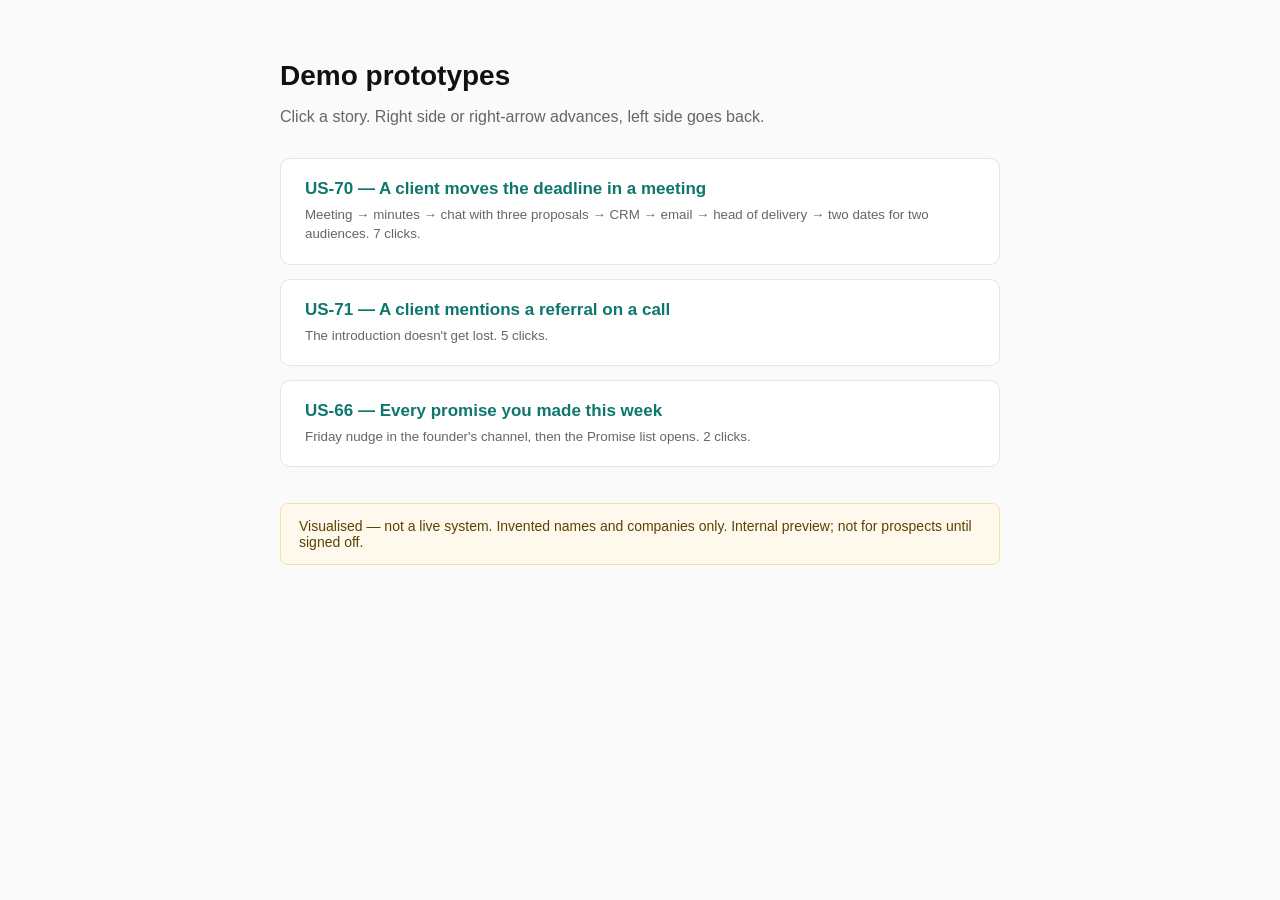
<file: index.html>
<!doctype html>
<html>
<head>
<meta charset="utf-8">
<title>Demo prototypes</title>
<meta name="viewport" content="width=device-width,initial-scale=1">
<style>
  body{font-family:-apple-system,BlinkMacSystemFont,'Segoe UI',sans-serif;max-width:720px;margin:60px auto;padding:0 24px;color:#111;background:#fafafa}
  h1{margin:0 0 6px;font-size:28px}
  .sub{color:#666;margin-bottom:32px}
  ul{padding:0;list-style:none}
  li{background:#fff;border:1px solid #e5e5e5;border-radius:10px;padding:20px 24px;margin:14px 0}
  li a{color:#0f766e;text-decoration:none;font-weight:600;font-size:17px}
  li a:hover{text-decoration:underline}
  li small{display:block;color:#666;margin-top:6px;line-height:1.45}
  .note{margin-top:36px;padding:14px 18px;background:#fff8ec;border:1px solid #f5e0a3;border-radius:8px;color:#5a4200;font-size:14px}
</style>
</head>
<body>
<h1>Demo prototypes</h1>
<p class="sub">Click a story. Right side or right-arrow advances, left side goes back.</p>
<ul>
  <li>
    <a href="./us-70/">US-70 — A client moves the deadline in a meeting</a>
    <small>Meeting → minutes → chat with three proposals → CRM → email → head of delivery → two dates for two audiences. 7 clicks.</small>
  </li>
  <li>
    <a href="./us-71/">US-71 — A client mentions a referral on a call</a>
    <small>The introduction doesn't get lost. 5 clicks.</small>
  </li>
  <li>
    <a href="./us-66/">US-66 — Every promise you made this week</a>
    <small>Friday nudge in the founder's channel, then the Promise list opens. 2 clicks.</small>
  </li>
</ul>
<p class="note">Visualised — not a live system. Invented names and companies only. Internal preview; not for prospects until signed off.</p>
</body>
</html>
</file>
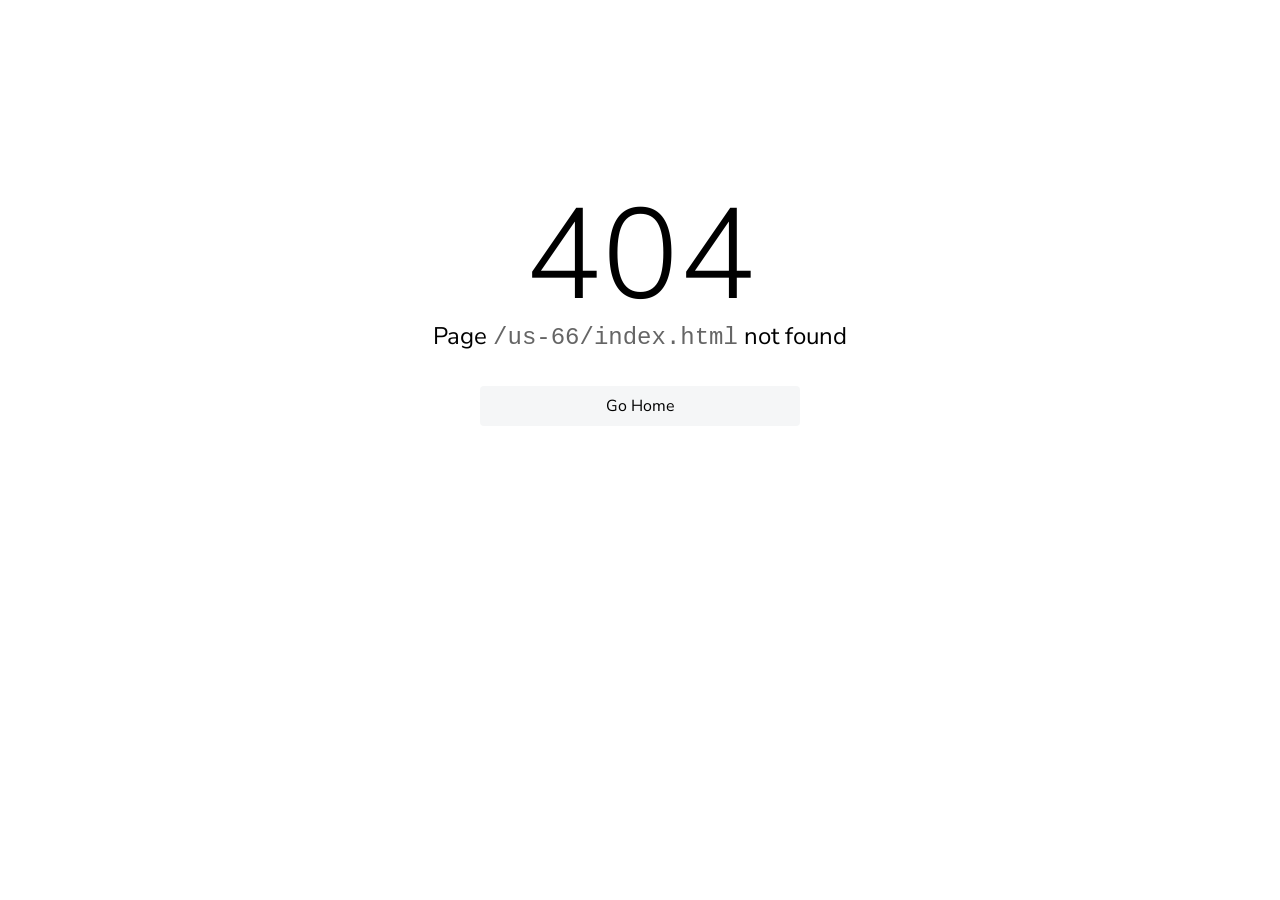
<file: us-66/index.html>
<!DOCTYPE html>
<html lang="en">
<head>
<meta charset="utf-8">
<meta name="viewport" content="width=device-width, initial-scale=1">
<title>Slidev</title>
<link rel="stylesheet" href="https://fonts.googleapis.com/css2?family=Nunito+Sans:wght@200;400;600&family=Fira+Code:wght@200;400;600&display=swap" type="text/css">
<link rel="icon" href="https://cdn.jsdelivr.net/gh/slidevjs/slidev/assets/favicon.png">
<meta http-equiv="Content-Type" content="text/html; charset=UTF-8">
<meta property="slidev:version" content="53.0.0">
<meta property="og:title" content="Slidev">  <script type="module" crossorigin src="./assets/index-BH_eREBM.js"></script>
  <link rel="modulepreload" crossorigin href="./assets/rolldown-runtime-hePW80VL.js">
  <link rel="modulepreload" crossorigin href="./assets/modules/shiki-X41ZfBfC.js">
  <link rel="modulepreload" crossorigin href="./assets/modules/vue-B5ubykNR.js">
  <link rel="stylesheet" crossorigin href="./assets/modules/shiki-BrmBd2_v.css">
  <link rel="stylesheet" crossorigin href="./assets/index-C9zBivb6.css">
</head>
<body>
  <div id="app"></div>
  <div id="mermaid-rendering-container"></div>
  
</body>
</html>
</file>
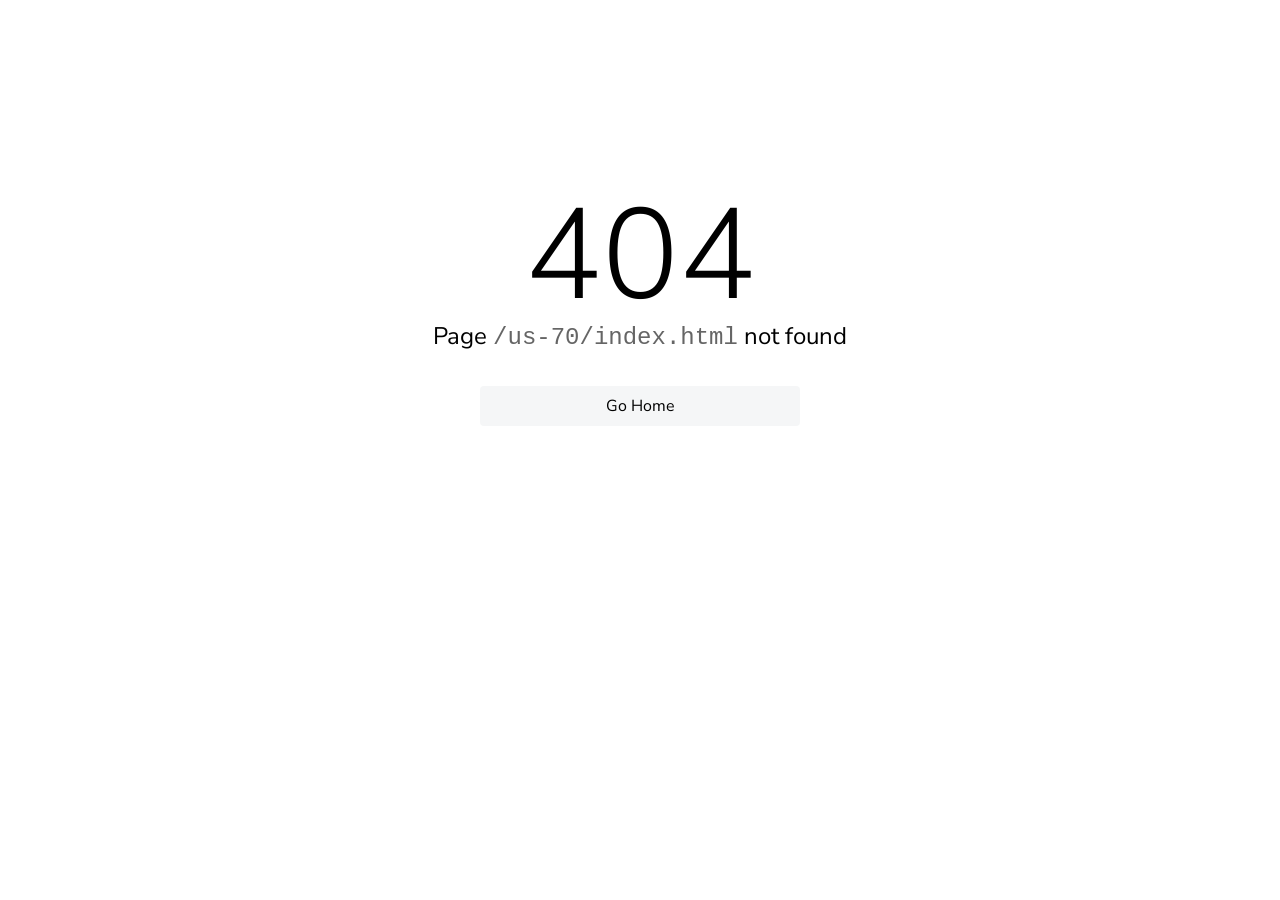
<file: us-70/index.html>
<!DOCTYPE html>
<html lang="en">
<head>
<meta charset="utf-8">
<meta name="viewport" content="width=device-width, initial-scale=1">
<title>Slidev</title>
<link rel="stylesheet" href="https://fonts.googleapis.com/css2?family=Nunito+Sans:wght@200;400;600&family=Fira+Code:wght@200;400;600&display=swap" type="text/css">
<link rel="icon" href="https://cdn.jsdelivr.net/gh/slidevjs/slidev/assets/favicon.png">
<meta http-equiv="Content-Type" content="text/html; charset=UTF-8">
<meta property="slidev:version" content="53.0.0">
<meta property="og:title" content="Slidev">  <script type="module" crossorigin src="./assets/index-C73F3E1m.js"></script>
  <link rel="modulepreload" crossorigin href="./assets/rolldown-runtime-hePW80VL.js">
  <link rel="modulepreload" crossorigin href="./assets/modules/shiki-X41ZfBfC.js">
  <link rel="modulepreload" crossorigin href="./assets/modules/vue-B5ubykNR.js">
  <link rel="stylesheet" crossorigin href="./assets/modules/shiki-BrmBd2_v.css">
  <link rel="stylesheet" crossorigin href="./assets/index-C9zBivb6.css">
</head>
<body>
  <div id="app"></div>
  <div id="mermaid-rendering-container"></div>
  
</body>
</html>
</file>
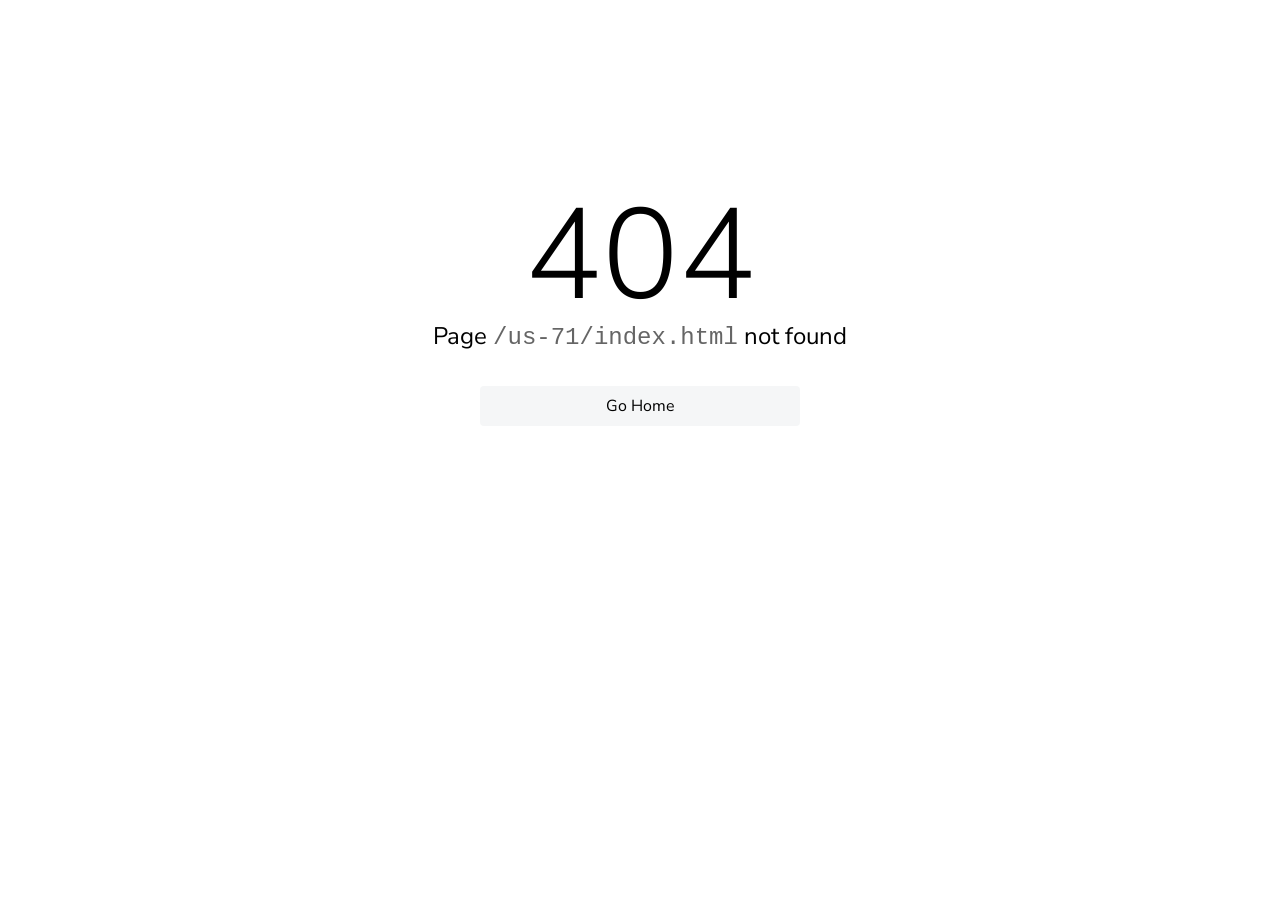
<file: us-71/index.html>
<!DOCTYPE html>
<html lang="en">
<head>
<meta charset="utf-8">
<meta name="viewport" content="width=device-width, initial-scale=1">
<title>Slidev</title>
<link rel="stylesheet" href="https://fonts.googleapis.com/css2?family=Nunito+Sans:wght@200;400;600&family=Fira+Code:wght@200;400;600&display=swap" type="text/css">
<link rel="icon" href="https://cdn.jsdelivr.net/gh/slidevjs/slidev/assets/favicon.png">
<meta http-equiv="Content-Type" content="text/html; charset=UTF-8">
<meta property="slidev:version" content="53.0.0">
<meta property="og:title" content="Slidev">  <script type="module" crossorigin src="./assets/index-DKIgtPmm.js"></script>
  <link rel="modulepreload" crossorigin href="./assets/rolldown-runtime-hePW80VL.js">
  <link rel="modulepreload" crossorigin href="./assets/modules/shiki-X41ZfBfC.js">
  <link rel="modulepreload" crossorigin href="./assets/modules/vue-B5ubykNR.js">
  <link rel="stylesheet" crossorigin href="./assets/modules/shiki-BrmBd2_v.css">
  <link rel="stylesheet" crossorigin href="./assets/index-DI66bdCK.css">
</head>
<body>
  <div id="app"></div>
  <div id="mermaid-rendering-container"></div>
  
</body>
</html>
</file>
<file: us-66/assets/modules/shiki-BrmBd2_v.css>
.shiki-magic-move-container{white-space:pre;position:relative}.shiki-magic-move-line-number{opacity:.3;-webkit-user-select:none;user-select:none}.shiki-magic-move-item{transition:color var(--smm-duration,.5s) var(--smm-easing,"ease");display:inline-block}.shiki-magic-move-enter-active,.shiki-magic-move-leave-active,.shiki-magic-move-move{transition:all var(--smm-duration,.5s) var(--smm-easing,"ease")}.shiki-magic-move-container-resize,.shiki-magic-move-container-restyle{transition:all var(--smm-duration,.5s) var(--smm-easing,"ease");transition-delay:calc(var(--smm-duration,.5s)*var(--smm-delay-container,1))}.shiki-magic-move-move{transition-delay:calc(var(--smm-duration,.5s)*var(--smm-delay-move,1) + var(--smm-stagger,0));z-index:1}.shiki-magic-move-enter-active{transition-delay:calc(var(--smm-duration,.5s)*var(--smm-delay-enter,1) + var(--smm-stagger,0));z-index:1}.shiki-magic-move-leave-active{transition-delay:calc(var(--smm-duration,.5s)*var(--smm-delay-leave,1) + var(--smm-stagger,0))}.shiki-magic-move-enter-from,.shiki-magic-move-leave-to{opacity:0}br.shiki-magic-move-leave-active{display:none}.resize-observer[data-v-b329ee4c]{z-index:-1;pointer-events:none;opacity:0;background-color:#0000;border:none;width:100%;height:100%;display:block;position:absolute;top:0;left:0;overflow:hidden}.resize-observer[data-v-b329ee4c] object{pointer-events:none;z-index:-1;width:100%;height:100%;display:block;position:absolute;top:0;left:0;overflow:hidden}.v-popper__popper{z-index:10000;outline:none;top:0;left:0}.v-popper__popper.v-popper__popper--hidden{visibility:hidden;opacity:0;pointer-events:none;transition:opacity .15s,visibility .15s}.v-popper__popper.v-popper__popper--shown{visibility:visible;opacity:1;transition:opacity .15s}.v-popper__popper.v-popper__popper--skip-transition,.v-popper__popper.v-popper__popper--skip-transition>.v-popper__wrapper{transition:none!important}.v-popper__backdrop{width:100%;height:100%;display:none;position:absolute;top:0;left:0}.v-popper__inner{box-sizing:border-box;position:relative;overflow-y:auto}.v-popper__inner>div{z-index:1;max-width:inherit;max-height:inherit;position:relative}.v-popper__arrow-container{width:10px;height:10px;position:absolute}.v-popper__popper--arrow-overflow .v-popper__arrow-container,.v-popper__popper--no-positioning .v-popper__arrow-container{display:none}.v-popper__arrow-inner,.v-popper__arrow-outer{border-style:solid;width:0;height:0;position:absolute;top:0;left:0}.v-popper__arrow-inner{visibility:hidden;border-width:7px}.v-popper__arrow-outer{border-width:6px}.v-popper__popper[data-popper-placement^=top] .v-popper__arrow-inner,.v-popper__popper[data-popper-placement^=bottom] .v-popper__arrow-inner{left:-2px}.v-popper__popper[data-popper-placement^=top] .v-popper__arrow-outer,.v-popper__popper[data-popper-placement^=bottom] .v-popper__arrow-outer{left:-1px}.v-popper__popper[data-popper-placement^=top] .v-popper__arrow-inner,.v-popper__popper[data-popper-placement^=top] .v-popper__arrow-outer{border-bottom-width:0;border-bottom-color:#0000!important;border-left-color:#0000!important;border-right-color:#0000!important}.v-popper__popper[data-popper-placement^=top] .v-popper__arrow-inner{top:-2px}.v-popper__popper[data-popper-placement^=bottom] .v-popper__arrow-container{top:0}.v-popper__popper[data-popper-placement^=bottom] .v-popper__arrow-inner,.v-popper__popper[data-popper-placement^=bottom] .v-popper__arrow-outer{border-top-width:0;border-top-color:#0000!important;border-left-color:#0000!important;border-right-color:#0000!important}.v-popper__popper[data-popper-placement^=bottom] .v-popper__arrow-inner{top:-4px}.v-popper__popper[data-popper-placement^=bottom] .v-popper__arrow-outer{top:-6px}.v-popper__popper[data-popper-placement^=left] .v-popper__arrow-inner,.v-popper__popper[data-popper-placement^=right] .v-popper__arrow-inner{top:-2px}.v-popper__popper[data-popper-placement^=left] .v-popper__arrow-outer,.v-popper__popper[data-popper-placement^=right] .v-popper__arrow-outer{top:-1px}.v-popper__popper[data-popper-placement^=right] .v-popper__arrow-inner,.v-popper__popper[data-popper-placement^=right] .v-popper__arrow-outer{border-left-width:0;border-top-color:#0000!important;border-bottom-color:#0000!important;border-left-color:#0000!important}.v-popper__popper[data-popper-placement^=right] .v-popper__arrow-inner{left:-4px}.v-popper__popper[data-popper-placement^=right] .v-popper__arrow-outer{left:-6px}.v-popper__popper[data-popper-placement^=left] .v-popper__arrow-container{right:-10px}.v-popper__popper[data-popper-placement^=left] .v-popper__arrow-inner,.v-popper__popper[data-popper-placement^=left] .v-popper__arrow-outer{border-right-width:0;border-top-color:#0000!important;border-bottom-color:#0000!important;border-right-color:#0000!important}.v-popper__popper[data-popper-placement^=left] .v-popper__arrow-inner{left:-2px}.v-popper--theme-tooltip .v-popper__inner{color:#fff;background:#000c;border-radius:6px;padding:7px 12px 6px}.v-popper--theme-tooltip .v-popper__arrow-outer{border-color:#000c}.v-popper--theme-dropdown .v-popper__inner{color:#000;background:#fff;border:1px solid #ddd;border-radius:6px;box-shadow:0 6px 30px #0000001a}.v-popper--theme-dropdown .v-popper__arrow-inner{visibility:visible;border-color:#fff}.v-popper--theme-dropdown .v-popper__arrow-outer{border-color:#ddd}:root{--twoslash-border-color:#8888;--twoslash-underline-color:currentColor;--twoslash-highlighted-border:#c37d0d50;--twoslash-highlighted-bg:#c37d0d20;--twoslash-popup-bg:#f8f8f8;--twoslash-popup-color:inherit;--twoslash-popup-shadow:#00000014 0px 1px 4px;--twoslash-docs-color:#888;--twoslash-docs-font:sans-serif;--twoslash-code-font:inherit;--twoslash-code-font-size:1em;--twoslash-matched-color:inherit;--twoslash-unmatched-color:#888;--twoslash-cursor-color:#8888;--twoslash-error-color:#d45656;--twoslash-error-bg:#d4565620;--twoslash-warn-color:#c37d0d;--twoslash-warn-bg:#c37d0d20;--twoslash-tag-color:#3772cf;--twoslash-tag-bg:#3772cf20;--twoslash-tag-warn-color:var(--twoslash-warn-color);--twoslash-tag-warn-bg:var(--twoslash-warn-bg);--twoslash-tag-annotate-color:#1ba673;--twoslash-tag-annotate-bg:#1ba67320}@media (prefers-reduced-motion:reduce){.twoslash *{transition:none!important}}.twoslash:hover .twoslash-hover{border-color:var(--twoslash-underline-color)}.twoslash .twoslash-hover{border-bottom:1px dotted #0000;transition:border-color .3s;position:relative}.twoslash .twoslash-popup-container{opacity:0;background:var(--twoslash-popup-bg);color:var(--twoslash-popup-color);border:1px solid var(--twoslash-border-color);pointer-events:none;z-index:10;-webkit-user-select:none;user-select:none;text-align:left;box-shadow:var(--twoslash-popup-shadow);border-radius:4px;flex-direction:column;transition:opacity .3s;display:inline-flex;position:absolute;transform:translateY(1.1em)}.twoslash .twoslash-query-persisted .twoslash-popup-container{z-index:9;transform:translateY(1.5em)}.twoslash .twoslash-hover:hover .twoslash-popup-container,.twoslash .twoslash-error-hover:hover .twoslash-popup-container,.twoslash .twoslash-query-persisted .twoslash-popup-container,.twoslash .twoslash-query-line .twoslash-popup-container{opacity:1;pointer-events:auto}.twoslash .twoslash-popup-container:hover{-webkit-user-select:auto;user-select:auto}.twoslash .twoslash-popup-arrow{border-top:1px solid var(--twoslash-border-color);border-right:1px solid var(--twoslash-border-color);background:var(--twoslash-popup-bg);pointer-events:none;width:6px;height:6px;position:absolute;top:-4px;left:1em;transform:rotate(-45deg)}.twoslash .twoslash-popup-code,.twoslash .twoslash-popup-error,.twoslash .twoslash-popup-docs{padding:6px 8px!important}.twoslash .twoslash-popup-code{font-family:var(--twoslash-code-font);font-size:var(--twoslash-code-font-size)}.twoslash .twoslash-popup-docs{color:var(--twoslash-docs-color);font-family:var(--twoslash-docs-font);border-top:1px solid var(--twoslash-border-color);font-size:.8em}.twoslash .twoslash-popup-error{color:var(--twoslash-error-color);background-color:var(--twoslash-error-bg);font-family:var(--twoslash-docs-font);font-size:.8em}.twoslash .twoslash-popup-docs-tags{font-family:var(--twoslash-docs-font);flex-direction:column;display:flex}.twoslash .twoslash-popup-docs-tags,.twoslash .twoslash-popup-docs-tag-name{margin-right:.5em}.twoslash .twoslash-popup-docs-tag-name{font-family:var(--twoslash-code-font)}.twoslash .twoslash-query-line .twoslash-popup-container{margin-bottom:1.4em;position:relative;transform:translateY(.6em)}.twoslash .twoslash-error-line{background-color:var(--twoslash-error-bg);border-left:3px solid var(--twoslash-error-color);color:var(--twoslash-error-color);width:max-content;min-width:100%;margin:.2em 0;padding:6px 12px;position:relative}.twoslash .twoslash-error-line.twoslash-error-level-warning{background-color:var(--twoslash-warn-bg);border-left:3px solid var(--twoslash-warn-color);color:var(--twoslash-warn-color)}.twoslash .twoslash-error{background:url("data:image/svg+xml,%3Csvg%20xmlns%3D'http%3A%2F%2Fwww.w3.org%2F2000%2Fsvg'%20viewBox%3D'0%200%206%203'%20enable-background%3D'new%200%200%206%203'%20height%3D'3'%20width%3D'6'%3E%3Cg%20fill%3D'%23c94824'%3E%3Cpolygon%20points%3D'5.5%2C0%202.5%2C3%201.1%2C3%204.1%2C0'%2F%3E%3Cpolygon%20points%3D'4%2C0%206%2C2%206%2C0.6%205.4%2C0'%2F%3E%3Cpolygon%20points%3D'0%2C2%201%2C3%202.4%2C3%200%2C0.6'%2F%3E%3C%2Fg%3E%3C%2Fsvg%3E") 0 100% repeat-x;padding-bottom:2px}.twoslash .twoslash-error.twoslash-error-level-warning{background:url("data:image/svg+xml,%3Csvg%20xmlns%3D'http%3A%2F%2Fwww.w3.org%2F2000%2Fsvg'%20viewBox%3D'0%200%206%203'%20enable-background%3D'new%200%200%206%203'%20height%3D'3'%20width%3D'6'%3E%3Cg%20fill%3D'%23c37d0d'%3E%3Cpolygon%20points%3D'5.5%2C0%202.5%2C3%201.1%2C3%204.1%2C0'%2F%3E%3Cpolygon%20points%3D'4%2C0%206%2C2%206%2C0.6%205.4%2C0'%2F%3E%3Cpolygon%20points%3D'0%2C2%201%2C3%202.4%2C3%200%2C0.6'%2F%3E%3C%2Fg%3E%3C%2Fsvg%3E") 0 100% repeat-x;padding-bottom:2px}.twoslash .twoslash-completion-cursor{position:relative}.twoslash .twoslash-completion-cursor .twoslash-completion-list{-webkit-user-select:none;user-select:none;z-index:8;box-shadow:var(--twoslash-popup-shadow);background:var(--twoslash-popup-bg);border:1px solid var(--twoslash-border-color);margin:3px 0 0 -1px;display:inline-block;position:absolute;top:0;left:0;transform:translateY(1.2em)}.twoslash-completion-list{flex-direction:column;gap:4px;width:240px;padding:4px;font-size:.8rem;display:flex}.twoslash-completion-list:hover{-webkit-user-select:auto;user-select:auto}.twoslash-completion-list:before{background-color:var(--twoslash-cursor-color);content:" ";width:2px;height:1.4em;position:absolute;top:-1.6em;left:-1px}.twoslash-completion-list li{align-items:center;gap:.25em;line-height:1em;display:flex;overflow:hidden}.twoslash-completion-list li span.twoslash-completions-unmatched{color:var(--twoslash-unmatched-color)}.twoslash-completion-list .deprecated{opacity:.5;text-decoration:line-through}.twoslash-completion-list li span.twoslash-completions-matched{color:var(--twoslash-matched-color)}.twoslash-highlighted{background-color:var(--twoslash-highlighted-bg);border:1px solid var(--twoslash-highlighted-border);border-radius:4px;margin:-1px -3px;padding:1px 2px}.twoslash-completion-list .twoslash-completions-icon{color:var(--twoslash-unmatched-color);flex:none;width:1em}.twoslash .twoslash-tag-line{background-color:var(--twoslash-tag-bg);border-left:3px solid var(--twoslash-tag-color);color:var(--twoslash-tag-color);align-items:center;gap:.3em;width:max-content;min-width:100%;margin:.2em 0;padding:6px 10px;display:flex;position:relative}.twoslash .twoslash-tag-line .twoslash-tag-icon{width:1.1em;color:inherit}.twoslash .twoslash-tag-line.twoslash-tag-error-line{background-color:var(--twoslash-error-bg);border-left:3px solid var(--twoslash-error-color);color:var(--twoslash-error-color)}.twoslash .twoslash-tag-line.twoslash-tag-warn-line{background-color:var(--twoslash-tag-warn-bg);border-left:3px solid var(--twoslash-tag-warn-color);color:var(--twoslash-tag-warn-color)}.twoslash .twoslash-tag-line.twoslash-tag-annotate-line{background-color:var(--twoslash-tag-annotate-bg);border-left:3px solid var(--twoslash-tag-annotate-color);color:var(--twoslash-tag-annotate-color)}:root{--twoslash-popup-bg:var(--vp-c-bg,inherit);--twoslash-popup-color:var(--vp-c-text-1);--twoslash-docs-color:var(--vp-c-text-1);--twoslash-docs-font:var(--vp-font-family-base);--twoslash-code-font:var(--vp-font-family-mono);--twoslash-code-size:var(--vp-code-font-size);--twoslash-underline-color:#8888;--twoslash-border-color:var(--vp-c-border);--twoslash-cursor-color:var(--vp-c-brand);--twoslash-matched-color:var(--vp-c-brand);--twoslash-unmatched-color:var(--vp-c-text-2)}.v-popper--theme-twoslash{z-index:calc(var(--vp-z-index-local-nav) - 1)}.v-popper--theme-twoslash .v-popper__inner{background:var(--twoslash-popup-bg);color:var(--twoslash-popup-color);border-color:var(--twoslash-border-color)}.v-popper--theme-twoslash .v-popper__arrow-outer{border-color:var(--twoslash-border-color)}.v-popper--theme-twoslash .v-popper__arrow-inner{border-color:var(--twoslash-popup-bg)}.twoslash-popup-container{transform:translateY(1.5em)}.twoslash-query-persisted .twoslash-popup-container{transform:translateY(1.8em)}.twoslash .v-popper{display:inline-block}.twoslash-completion-list .twoslash-completions-icon{color:var(--twoslash-unmatched-color)!important}.twoslash-floating .twoslash-popup-code{width:fit-content;min-width:100%;max-width:600px;line-height:var(--vp-code-line-height);font-size:var(--twoslash-code-size);white-space:pre-wrap;padding:6px 12px;transition:color .5s;display:block}.twoslash-floating .twoslash-popup-docs,.twoslash-floating .twoslash-popup-error{font-family:var(--twoslash-docs-font);text-wrap:balance;max-width:700px;max-height:500px;font-size:.9em;overflow:hidden auto;padding:12px!important}.twoslash-floating .twoslash-popup-docs p:first-child,.twoslash-floating .twoslash-popup-error p:first-child{margin-top:0}.twoslash-floating .twoslash-popup-docs p:last-child,.twoslash-floating .twoslash-popup-error p:last-child{margin-bottom:0}.twoslash-floating .twoslash-popup-docs{border-top:1px solid var(--twoslash-border-color);color:var(--twoslash-docs-color)}.twoslash-floating .twoslash-popup-error{color:var(--twoslash-error-color)}.twoslash-floating .twoslash-popup-error.twoslash-error-level-warning{color:var(--twoslash-warn-color)}.twoslash-floating .twoslash-popup-docs p,.twoslash-floating .twoslash-popup-error p{text-wrap:balance;margin:6px 0}.twoslash-floating .twoslash-popup-docs pre .twoslash-floating .twoslash-popup-error pre{background-color:var(--vp-code-block-bg);border-radius:8px;margin:6px -2px;padding:12px;overflow-x:auto}.twoslash-floating .twoslash-popup-docs-tags{flex-direction:column;display:flex;padding:8px 12px!important}.twoslash-floating .twoslash-popup-docs-tags .twoslash-popup-docs-tag-name{font-family:var(--twoslash-code-font);color:var(--twoslash-unmatched-color);margin-right:.5em}.twoslash-completion-cursor{background:var(--twoslash-cursor-color);-webkit-user-select:none;user-select:none;width:2px;height:1.2em;margin-bottom:-.2em;display:inline-block}.twoslash-floating.twoslash-completion .v-popper__arrow-container{display:none}.twoslash-floating.twoslash-completion .twoslash-completion-list{font-family:var(--twoslash-code-font);padding:6px;font-size:var(--twoslash-code-size)!important}.twoslash-floating.twoslash-completion .twoslash-completion-list li{padding:3px 0}.twoslash-error:empty,.twoslash-error-empty{vertical-align:middle;min-width:.55em;min-height:1.2em;display:inline-block}
</file>
<file: us-66/assets/index-C9zBivb6.css>
*,:before,:after{box-sizing:border-box;border-style:solid;border-width:0;border-color:var(--un-default-border-color,#e5e7eb)}:before,:after{--un-content:""}html,:host{-webkit-text-size-adjust:100%;tab-size:4;font-feature-settings:normal;font-variation-settings:normal;-webkit-tap-highlight-color:transparent;font-family:ui-sans-serif,system-ui,sans-serif,Apple Color Emoji,Segoe UI Emoji,Segoe UI Symbol,Noto Color Emoji;line-height:1.5}body{line-height:inherit;margin:0}hr{height:0;color:inherit;border-top-width:1px}abbr:where([title]){-webkit-text-decoration:underline dotted;text-decoration:underline dotted}h1,h2,h3,h4,h5,h6{font-size:inherit;font-weight:inherit}a{color:inherit;-webkit-text-decoration:inherit;text-decoration:inherit}b,strong{font-weight:bolder}code,kbd,samp,pre{font-feature-settings:normal;font-variation-settings:normal;font-family:ui-monospace,SFMono-Regular,Menlo,Monaco,Consolas,Liberation Mono,Courier New,monospace;font-size:1em}small{font-size:80%}sub,sup{vertical-align:baseline;font-size:75%;line-height:0;position:relative}sub{bottom:-.25em}sup{top:-.5em}table{text-indent:0;border-color:inherit;border-collapse:collapse}button,input,optgroup,select,textarea{font-feature-settings:inherit;font-variation-settings:inherit;font-family:inherit;font-size:100%;font-weight:inherit;line-height:inherit;color:inherit;margin:0;padding:0}button,select{text-transform:none}button,[type=button],[type=reset],[type=submit]{-webkit-appearance:button;background-color:#0000;background-image:none}:-moz-focusring{outline:auto}:-moz-ui-invalid{box-shadow:none}progress{vertical-align:baseline}::-webkit-inner-spin-button{height:auto}::-webkit-outer-spin-button{height:auto}[type=search]{-webkit-appearance:textfield;outline-offset:-2px}::-webkit-search-decoration{-webkit-appearance:none}::-webkit-file-upload-button{-webkit-appearance:button;font:inherit}summary{display:list-item}blockquote,dl,dd,h1,h2,h3,h4,h5,h6,hr,figure,p,pre{margin:0}fieldset{margin:0;padding:0}legend{padding:0}ol,ul,menu{margin:0;padding:0;list-style:none}dialog{padding:0}textarea{resize:vertical}input::placeholder,textarea::placeholder{opacity:1;color:#9ca3af}button,[role=button]{cursor:pointer}:disabled{cursor:default}img,svg,video,canvas,audio,iframe,embed,object{vertical-align:middle;display:block}img,video{max-width:100%;height:auto}[hidden]:where(:not([hidden=until-found])){display:none}*,:before,:after,::backdrop{--un-rotate:0;--un-rotate-x:0;--un-rotate-y:0;--un-rotate-z:0;--un-scale-x:1;--un-scale-y:1;--un-scale-z:1;--un-skew-x:0;--un-skew-y:0;--un-translate-x:0;--un-translate-y:0;--un-translate-z:0;--un-pan-x: ;--un-pan-y: ;--un-pinch-zoom: ;--un-scroll-snap-strictness:proximity;--un-ordinal: ;--un-slashed-zero: ;--un-numeric-figure: ;--un-numeric-spacing: ;--un-numeric-fraction: ;--un-border-spacing-x:0;--un-border-spacing-y:0;--un-ring-offset-shadow:0 0 #0000;--un-ring-shadow:0 0 #0000;--un-shadow-inset: ;--un-shadow:0 0 #0000;--un-ring-inset: ;--un-ring-offset-width:0px;--un-ring-offset-color:#fff;--un-ring-width:0px;--un-ring-color:#93c5fd80;--un-blur: ;--un-brightness: ;--un-contrast: ;--un-drop-shadow: ;--un-grayscale: ;--un-hue-rotate: ;--un-invert: ;--un-saturate: ;--un-sepia: ;--un-backdrop-blur: ;--un-backdrop-brightness: ;--un-backdrop-contrast: ;--un-backdrop-grayscale: ;--un-backdrop-hue-rotate: ;--un-backdrop-invert: ;--un-backdrop-opacity: ;--un-backdrop-saturate: ;--un-backdrop-sepia: }.prose{color:var(--un-prose-body);max-width:65ch}.prose :where(p):not(:where([class~=not-prose],[class~=not-prose] *)){margin-top:1.25em;margin-bottom:1.25em}.prose :where([class~=lead]):not(:where([class~=not-prose],[class~=not-prose] *)){color:var(--un-prose-lead);margin-top:1.2em;margin-bottom:1.2em;font-size:1.25em;line-height:1.6}.prose :where(a):not(:where([class~=not-prose],[class~=not-prose] *)){color:var(--un-prose-links);font-weight:500;text-decoration:underline}.prose :where(strong):not(:where([class~=not-prose],[class~=not-prose] *)){color:var(--un-prose-bold);font-weight:600}.prose :where(a strong):not(:where([class~=not-prose],[class~=not-prose] *)),.prose :where(blockquote strong):not(:where([class~=not-prose],[class~=not-prose] *)),.prose :where(thead th strong):not(:where([class~=not-prose],[class~=not-prose] *)){color:inherit}.prose :where(ol):not(:where([class~=not-prose],[class~=not-prose] *)){margin-top:1.25em;margin-bottom:1.25em;padding-inline-start:1.625em;list-style-type:decimal}.prose :where(ol[type=A]):not(:where([class~=not-prose],[class~=not-prose] *)){list-style-type:upper-alpha}.prose :where(ol[type=a]):not(:where([class~=not-prose],[class~=not-prose] *)){list-style-type:lower-alpha}.prose :where(ol[type=A s]):not(:where([class~=not-prose],[class~=not-prose] *)){list-style-type:upper-alpha}.prose :where(ol[type=a s]):not(:where([class~=not-prose],[class~=not-prose] *)){list-style-type:lower-alpha}.prose :where(ol[type=I]):not(:where([class~=not-prose],[class~=not-prose] *)){list-style-type:upper-roman}.prose :where(ol[type=i]):not(:where([class~=not-prose],[class~=not-prose] *)){list-style-type:lower-roman}.prose :where(ol[type=I s]):not(:where([class~=not-prose],[class~=not-prose] *)){list-style-type:upper-roman}.prose :where(ol[type=i s]):not(:where([class~=not-prose],[class~=not-prose] *)){list-style-type:lower-roman}.prose :where(ol[type="1"]):not(:where([class~=not-prose],[class~=not-prose] *)){list-style-type:decimal}.prose :where(ul):not(:where([class~=not-prose],[class~=not-prose] *)){margin-top:1.25em;margin-bottom:1.25em;padding-inline-start:1.625em;list-style-type:disc}.prose :where(ol>li):not(:where([class~=not-prose],[class~=not-prose] *))::marker{color:var(--un-prose-counters);font-weight:400}.prose :where(ul>li):not(:where([class~=not-prose],[class~=not-prose] *))::marker{color:var(--un-prose-bullets)}.prose :where(dt):not(:where([class~=not-prose],[class~=not-prose] *)){color:var(--un-prose-headings);margin-top:1.25em;font-weight:600}.prose :where(hr):not(:where([class~=not-prose],[class~=not-prose] *)){border-color:var(--un-prose-hr);border-top-width:1px;margin-top:3em;margin-bottom:3em}.prose :where(blockquote):not(:where([class~=not-prose],[class~=not-prose] *)){color:var(--un-prose-quotes);border-inline-start-width:.25rem;border-inline-start-color:var(--un-prose-quote-borders);quotes:"“""”""‘""’";margin-top:1.6em;margin-bottom:1.6em;padding-inline-start:1em;font-style:italic;font-weight:500}.prose :where(blockquote p:first-of-type):not(:where([class~=not-prose],[class~=not-prose] *)):before{content:open-quote}.prose :where(blockquote p:last-of-type):not(:where([class~=not-prose],[class~=not-prose] *)):after{content:close-quote}.prose :where(h1):not(:where([class~=not-prose],[class~=not-prose] *)){color:var(--un-prose-headings);margin-top:0;margin-bottom:.888889em;font-size:2.25em;font-weight:800;line-height:1.11111}.prose :where(h1 strong):not(:where([class~=not-prose],[class~=not-prose] *)){color:inherit;font-weight:900}.prose :where(h2):not(:where([class~=not-prose],[class~=not-prose] *)){color:var(--un-prose-headings);margin-top:2em;margin-bottom:1em;font-size:1.5em;font-weight:700;line-height:1.33333}.prose :where(h2 strong):not(:where([class~=not-prose],[class~=not-prose] *)){color:inherit;font-weight:800}.prose :where(h3):not(:where([class~=not-prose],[class~=not-prose] *)){color:var(--un-prose-headings);margin-top:1.6em;margin-bottom:.6em;font-size:1.25em;font-weight:600;line-height:1.6}.prose :where(h3 strong):not(:where([class~=not-prose],[class~=not-prose] *)){color:inherit;font-weight:700}.prose :where(h4):not(:where([class~=not-prose],[class~=not-prose] *)){color:var(--un-prose-headings);margin-top:1.5em;margin-bottom:.5em;font-weight:600;line-height:1.5}.prose :where(h4 strong):not(:where([class~=not-prose],[class~=not-prose] *)){color:inherit;font-weight:700}.prose :where(img):not(:where([class~=not-prose],[class~=not-prose] *)){margin-top:2em;margin-bottom:2em}.prose :where(picture):not(:where([class~=not-prose],[class~=not-prose] *)){margin-top:2em;margin-bottom:2em;display:block}.prose :where(video):not(:where([class~=not-prose],[class~=not-prose] *)){margin-top:2em;margin-bottom:2em}.prose :where(kbd):not(:where([class~=not-prose],[class~=not-prose] *)){color:var(--un-prose-kbd);box-shadow:0 0 0 1px rgb(var(--un-prose-kbd-shadows) / 10%), 0 3px 0 rgb(var(--un-prose-kbd-shadows) / 10%);padding-top:.1875em;padding-inline-end:.375em;padding-bottom:.1875em;border-radius:.3125rem;padding-inline-start:.375em;font-family:inherit;font-size:.875em;font-weight:500}.prose :where(code):not(:where([class~=not-prose],[class~=not-prose] *)){color:var(--un-prose-code);font-size:.875em;font-weight:600}.prose :where(code):not(:where([class~=not-prose],[class~=not-prose] *)):before,.prose :where(code):not(:where([class~=not-prose],[class~=not-prose] *)):after{content:"`"}.prose :where(a code):not(:where([class~=not-prose],[class~=not-prose] *)),.prose :where(h1 code):not(:where([class~=not-prose],[class~=not-prose] *)){color:inherit}.prose :where(h2 code):not(:where([class~=not-prose],[class~=not-prose] *)){color:inherit;font-size:.875em}.prose :where(h3 code):not(:where([class~=not-prose],[class~=not-prose] *)){color:inherit;font-size:.9em}.prose :where(h4 code):not(:where([class~=not-prose],[class~=not-prose] *)),.prose :where(blockquote code):not(:where([class~=not-prose],[class~=not-prose] *)),.prose :where(thead th code):not(:where([class~=not-prose],[class~=not-prose] *)){color:inherit}.prose :where(pre):not(:where([class~=not-prose],[class~=not-prose] *)){color:var(--un-prose-pre-code);background-color:var(--un-prose-pre-bg);padding-top:.857143em;padding-inline-end:1.14286em;padding-bottom:.857143em;border-radius:.375rem;margin-top:1.71429em;margin-bottom:1.71429em;padding-inline-start:1.14286em;font-size:.875em;font-weight:400;line-height:1.71429;overflow-x:auto}.prose :where(pre code):not(:where([class~=not-prose],[class~=not-prose] *)){font-weight:inherit;color:inherit;font-size:inherit;font-family:inherit;line-height:inherit;background-color:#0000;border-width:0;border-radius:0;padding:0}.prose :where(pre code):not(:where([class~=not-prose],[class~=not-prose] *)):before,.prose :where(pre code):not(:where([class~=not-prose],[class~=not-prose] *)):after{content:none}.prose :where(table):not(:where([class~=not-prose],[class~=not-prose] *)){table-layout:auto;width:100%;margin-top:2em;margin-bottom:2em;font-size:.875em;line-height:1.71429}.prose :where(thead):not(:where([class~=not-prose],[class~=not-prose] *)){border-bottom-width:1px;border-bottom-color:var(--un-prose-th-borders)}.prose :where(thead th):not(:where([class~=not-prose],[class~=not-prose] *)){color:var(--un-prose-headings);vertical-align:bottom;padding-inline-end:.571429em;padding-bottom:.571429em;padding-inline-start:.571429em;font-weight:600}.prose :where(tbody tr):not(:where([class~=not-prose],[class~=not-prose] *)){border-bottom-width:1px;border-bottom-color:var(--un-prose-td-borders)}.prose :where(tbody tr:last-child):not(:where([class~=not-prose],[class~=not-prose] *)){border-bottom-width:0}.prose :where(tbody td):not(:where([class~=not-prose],[class~=not-prose] *)){vertical-align:baseline}.prose :where(tfoot):not(:where([class~=not-prose],[class~=not-prose] *)){border-top-width:1px;border-top-color:var(--un-prose-th-borders)}.prose :where(tfoot td):not(:where([class~=not-prose],[class~=not-prose] *)){vertical-align:top}.prose :where(th,td):not(:where([class~=not-prose],[class~=not-prose] *)){text-align:start}.prose :where(figure>*):not(:where([class~=not-prose],[class~=not-prose] *)){margin-top:0;margin-bottom:0}.prose :where(figcaption):not(:where([class~=not-prose],[class~=not-prose] *)){color:var(--un-prose-captions);margin-top:.857143em;font-size:.875em;line-height:1.42857}.prose{font-size:1rem;line-height:1.75}.prose :where(picture>img):not(:where([class~=not-prose],[class~=not-prose] *)){margin-top:0;margin-bottom:0}.prose :where(li):not(:where([class~=not-prose],[class~=not-prose] *)){margin-top:.5em;margin-bottom:.5em}.prose :where(ol>li):not(:where([class~=not-prose],[class~=not-prose] *)),.prose :where(ul>li):not(:where([class~=not-prose],[class~=not-prose] *)){padding-inline-start:.375em}.prose :where():not(:where([class~=not-prose],[class~=not-prose] *)){margin-top:1.25em;margin-bottom:1.25em}.prose :where(ul ul,ul ol,ol ul,ol ol):not(:where([class~=not-prose],[class~=not-prose] *)){margin-top:.75em;margin-bottom:.75em}.prose :where(dl):not(:where([class~=not-prose],[class~=not-prose] *)){margin-top:1.25em;margin-bottom:1.25em}.prose :where(dd):not(:where([class~=not-prose],[class~=not-prose] *)){margin-top:.5em;padding-inline-start:1.625em}.prose :where(hr+*):not(:where([class~=not-prose],[class~=not-prose] *)),.prose :where(h2+*):not(:where([class~=not-prose],[class~=not-prose] *)),.prose :where(h3+*):not(:where([class~=not-prose],[class~=not-prose] *)),.prose :where(h4+*):not(:where([class~=not-prose],[class~=not-prose] *)){margin-top:0}.prose :where(thead th:first-child):not(:where([class~=not-prose],[class~=not-prose] *)){padding-inline-start:0}.prose :where(thead th:last-child):not(:where([class~=not-prose],[class~=not-prose] *)){padding-inline-end:0}.prose :where(tbody td,tfoot td):not(:where([class~=not-prose],[class~=not-prose] *)){padding-top:.571429em;padding-inline-end:.571429em;padding-bottom:.571429em;padding-inline-start:.571429em}.prose :where(tbody td:first-child,tfoot td:first-child):not(:where([class~=not-prose],[class~=not-prose] *)){padding-inline-start:0}.prose :where(tbody td:last-child,tfoot td:last-child):not(:where([class~=not-prose],[class~=not-prose] *)){padding-inline-end:0}.prose :where(figure):not(:where([class~=not-prose],[class~=not-prose] *)){margin-top:2em;margin-bottom:2em}.prose :where():not(:where([class~=not-prose],[class~=not-prose] *)){margin-top:0;margin-bottom:0}.prose{--un-prose-body:#374151;--un-prose-invert-body:#d1d5db;--un-prose-headings:#111827;--un-prose-invert-headings:white;--un-prose-lead:#4b5563;--un-prose-invert-lead:#9ca3af;--un-prose-links:#111827;--un-prose-invert-links:white;--un-prose-bold:#111827;--un-prose-invert-bold:white;--un-prose-counters:#6b7280;--un-prose-invert-counters:#9ca3af;--un-prose-bullets:#d1d5db;--un-prose-invert-bullets:#4b5563;--un-prose-hr:#e5e7eb;--un-prose-invert-hr:#374151;--un-prose-quotes:#111827;--un-prose-invert-quotes:#f3f4f6;--un-prose-quote-borders:#e5e7eb;--un-prose-invert-quote-borders:#374151;--un-prose-captions:#6b7280;--un-prose-invert-captions:#9ca3af;--un-prose-kbd:#111827;--un-prose-invert-kbd:white;--un-prose-kbd-shadows:#111827;--un-prose-invert-kbd-shadows:white;--un-prose-code:#111827;--un-prose-invert-code:white;--un-prose-pre-code:#e5e7eb;--un-prose-invert-pre-code:#d1d5db;--un-prose-pre-bg:#1f2937;--un-prose-invert-pre-bg:#00000080;--un-prose-th-borders:#d1d5db;--un-prose-invert-th-borders:#4b5563;--un-prose-td-borders:#e5e7eb;--un-prose-invert-td-borders:#374151}.dark .dark\:prose-invert{--un-prose-body:var(--un-prose-invert-body);--un-prose-headings:var(--un-prose-invert-headings);--un-prose-lead:var(--un-prose-invert-lead);--un-prose-links:var(--un-prose-invert-links);--un-prose-bold:var(--un-prose-invert-bold);--un-prose-counters:var(--un-prose-invert-counters);--un-prose-bullets:var(--un-prose-invert-bullets);--un-prose-hr:var(--un-prose-invert-hr);--un-prose-quotes:var(--un-prose-invert-quotes);--un-prose-quote-borders:var(--un-prose-invert-quote-borders);--un-prose-captions:var(--un-prose-invert-captions);--un-prose-kbd:var(--un-prose-invert-kbd);--un-prose-kbd-shadows:var(--un-prose-invert-kbd-shadows);--un-prose-code:var(--un-prose-invert-code);--un-prose-pre-code:var(--un-prose-invert-pre-code);--un-prose-pre-bg:var(--un-prose-invert-pre-bg);--un-prose-th-borders:var(--un-prose-invert-th-borders);--un-prose-td-borders:var(--un-prose-invert-td-borders)}.container{width:100%}.z-context-menu{z-index:60}.z-label{z-index:40}.z-menu{z-index:20}.z-modal{z-index:70}.z-nav{z-index:50}.slidev-glass-effect{--un-bg-opacity:1;background-color:rgb(255 255 255/var(--un-bg-opacity));--un-shadow:var(--un-shadow-inset) 0 20px 25px -5px var(--un-shadow-color,#0000001a),var(--un-shadow-inset) 0 8px 10px -6px var(--un-shadow-color,#0000001a);box-shadow:var(--un-ring-offset-shadow), var(--un-ring-shadow), var(--un-shadow);--un-backdrop-blur:blur(8px);-webkit-backdrop-filter:var(--un-backdrop-blur) var(--un-backdrop-brightness) var(--un-backdrop-contrast) var(--un-backdrop-grayscale) var(--un-backdrop-hue-rotate) var(--un-backdrop-invert) var(--un-backdrop-opacity) var(--un-backdrop-saturate) var(--un-backdrop-sepia);backdrop-filter:var(--un-backdrop-blur) var(--un-backdrop-brightness) var(--un-backdrop-contrast) var(--un-backdrop-grayscale) var(--un-backdrop-hue-rotate) var(--un-backdrop-invert) var(--un-backdrop-opacity) var(--un-backdrop-saturate) var(--un-backdrop-sepia);border-width:1px;border-color:#9ca3af33;--un-bg-opacity:.75!important}.border-main,.dark [border~=dark\:main],.dark [dark\:border~=main],[border-main=""],[border~=main]{border-color:#9ca3af33}.border-primary,.hover\:border-primary:hover{border-color:var(--slidev-theme-primary)}.bg-active{background-color:#9ca3af1a}.bg-main{--un-bg-opacity:1;background-color:rgb(255 255 255/var(--un-bg-opacity))}.dark .bg-main,.dark .slidev-glass-effect{--un-bg-opacity:1;background-color:rgb(18 18 18/var(--un-bg-opacity))}.bg-primary,[bg-primary=""]{background-color:var(--slidev-theme-primary)}.hover\:bg-active:hover,[hover\:bg-active=""]:hover{background-color:#9ca3af1a}.dark .text-main{--un-text-opacity:1;color:rgb(221 221 221/var(--un-text-opacity))}.text-main{--un-text-opacity:1;color:rgb(24 24 24/var(--un-text-opacity))}.text-primary,[text-primary=""]{color:var(--slidev-theme-primary)}@media (width>=640px){.container{max-width:640px}}@media (width>=768px){.container{max-width:768px}}@media (width>=1024px){.container{max-width:1024px}}@media (width>=1280px){.container{max-width:1280px}}@media (width>=1536px){.container{max-width:1536px}}:root{--color-note:#0969da;--color-tip:#1a7f37;--color-warning:#9a6700;--color-severe:#bc4c00;--color-caution:#d1242f;--color-important:#8250df}@media (prefers-color-scheme:dark){:root{--color-note:#2f81f7;--color-tip:#3fb950;--color-warning:#d29922;--color-severe:#db6d28;--color-caution:#f85149;--color-important:#a371f7}}.markdown-alert{color:inherit;border-left:.25em solid #888;margin-bottom:16px;padding:.5rem 1rem}.markdown-alert>:first-child{margin-top:0}.markdown-alert>:last-child{margin-bottom:0}.markdown-alert .markdown-alert-title{align-items:center;font-weight:500;line-height:1;display:flex}.markdown-alert .markdown-alert-title .octicon{vertical-align:text-bottom;fill:currentColor;margin-right:.5rem;display:inline-block;overflow:visible!important}.markdown-alert.markdown-alert-note{border-left-color:var(--color-note)}.markdown-alert.markdown-alert-note .markdown-alert-title{color:var(--color-note)}.markdown-alert.markdown-alert-important{border-left-color:var(--color-important)}.markdown-alert.markdown-alert-important .markdown-alert-title{color:var(--color-important)}.markdown-alert.markdown-alert-warning{border-left-color:var(--color-warning)}.markdown-alert.markdown-alert-warning .markdown-alert-title{color:var(--color-warning)}.markdown-alert.markdown-alert-tip{border-left-color:var(--color-tip)}.markdown-alert.markdown-alert-tip .markdown-alert-title{color:var(--color-tip)}.markdown-alert.markdown-alert-caution{border-left-color:var(--color-caution)}.markdown-alert.markdown-alert-caution .markdown-alert-title{color:var(--color-caution)}:root{--slidev-code-background:#f5f5f5;--slidev-code-foreground:#1b1b1b;--slidev-code-font-family:"Fira Code",ui-monospace,SFMono-Regular,Menlo,Monaco,Consolas,"Liberation Mono","Courier New",monospace;--slidev-code-padding:8px;--slidev-code-font-size:12px;--slidev-code-line-height:18px;--slidev-code-radius:4px;--slidev-code-margin:4px 0;--slidev-theme-primary:#3ab9d5;--slidev-transition-duration:.5s;--slidev-slide-container-background:black;--slidev-controls-foreground:white;--slidev-code-tab-divider:#e5e5e5;--slidev-code-tab-text-color:#67676c;--slidev-code-tab-font-size:12px;--slidev-code-tab-active-text-color:#3c3c43}html.dark{--slidev-code-background:#1b1b1b;--slidev-code-foreground:#eee;--slidev-code-tab-divider:#222;--slidev-code-tab-text-color:#98989f;--slidev-code-tab-active-text-color:#dfdfd6}html,body,#app,#page-root{width:100%;height:100vh;height:calc(var(--vh,1vh) * 100);-webkit-print-color-adjust:exact;print-color-adjust:exact;--un-bg-opacity:1;background-color:rgb(255 255 255/var(--un-bg-opacity));margin:0;padding:0;font-family:Avenir Next,Nunito Sans,ui-sans-serif,system-ui,-apple-system,BlinkMacSystemFont,Segoe UI,Roboto,Helvetica Neue,Arial,Noto Sans,sans-serif,Apple Color Emoji,Segoe UI Emoji,Segoe UI Symbol,Noto Color Emoji;overflow:hidden}.dark html,.dark body,.dark #app,.dark #page-root{--un-bg-opacity:1;background-color:rgb(18 18 18/var(--un-bg-opacity))}html{background:0 0}.slidev-icon-btn{aspect-ratio:1;-webkit-user-select:none;user-select:none;cursor:pointer;vertical-align:middle;opacity:.75;border-radius:.25rem;outline:none;justify-content:center;align-items:center;padding:.25rem;transition-property:color,background-color,border-color,text-decoration-color,fill,stroke,opacity,box-shadow,transform,filter,-webkit-backdrop-filter,backdrop-filter;transition-duration:.2s;transition-timing-function:cubic-bezier(.4,0,.2,1);display:inline-flex;position:relative}@media (width>=768px){.slidev-icon-btn{padding:.5rem}}.slidev-icon-btn:hover{--un-bg-opacity:.1;background-color:rgb(156 163 175/var(--un-bg-opacity))}.slidev-icon-btn:focus-visible{opacity:1;--un-outline-color-opacity:1;outline-width:2px;outline-color:rgb(0 0 0/var(--un-outline-color-opacity));outline-offset:2px;outline-style:solid}.dark .slidev-icon-btn:focus-visible{--un-outline-color-opacity:1;outline-color:rgb(255 255 255/var(--un-outline-color-opacity))}.slidev-icon-btn.shallow{opacity:.3}.slidev-icon-btn.active{opacity:1}.slidev-icon-btn.disabled{opacity:.25;pointer-events:none}.slidev-layout a.slidev-icon-btn{border-style:none}.slidev-layout a.slidev-icon-btn:hover{--un-text-opacity:1;color:rgb(255 255 255/var(--un-text-opacity));border-style:none}.slidev-icon{vertical-align:sub;line-height:1em;display:inline-block}.slidev-page{width:100%;position:relative;top:0;left:0;right:0}.slidev-note-with-clicks .slidev-note-fade{color:#888c}.dark .slidev-note-with-clicks .slidev-note-fade{color:#a1a1a1cc}.slidev-note-click-mark{-webkit-user-select:none;user-select:none;--un-text-opacity:1;color:rgb(167 139 250/var(--un-text-opacity));background-color:#a78bfa1a;border-width:1px;border-color:#0000;border-radius:.25rem;align-items:center;padding-left:.25rem;padding-right:.25rem;font-family:Fira Code,ui-monospace,SFMono-Regular,Menlo,Monaco,Consolas,Liberation Mono,Courier New,monospace;font-size:.7em;display:inline-flex}.slidev-note-click-mark.slidev-note-click-mark-active{--un-border-opacity:1;border-width:1px;border-color:rgb(167 139 250/var(--un-border-opacity))}.slidev-note-click-mark.slidev-note-click-mark-past{filter:saturate(0);opacity:.5}.slidev-note-click-mark.slidev-note-click-mark-future{opacity:.5}.slidev-note-click-mark:before{content:"";--un-icon:url("data:image/svg+xml;utf8,%3Csvg viewBox='0 0 32 32' width='1.2em' height='1.2em' xmlns='http://www.w3.org/2000/svg' %3E%3Cpath fill='currentColor' d='M23 28a1 1 0 0 1-.71-.29l-6.13-6.14l-3.33 5a1 1 0 0 1-1 .44a1 1 0 0 1-.81-.7l-6-20A1 1 0 0 1 6.29 5l20 6a1 1 0 0 1 .7.81a1 1 0 0 1-.44 1l-5 3.33l6.14 6.13a1 1 0 0 1 0 1.42l-4 4A1 1 0 0 1 23 28m0-2.41L25.59 23l-7.16-7.15l5.25-3.5L7.49 7.49l4.86 16.19l3.5-5.25Z'/%3E%3C/svg%3E");-webkit-mask:var(--un-icon) no-repeat;-webkit-mask:var(--un-icon) no-repeat;mask:var(--un-icon) no-repeat;color:inherit;opacity:.8;background-color:currentColor;width:1.2em;height:1.2em;display:inline-block;-webkit-mask-size:100% 100%;mask-size:100% 100%}.slidev-note-click-mark:after{content:attr(data-clicks);display:inline-block;transform:translateY(.1em)}.slidev-form-button{--un-text-opacity:1;color:rgb(255 255 255/var(--un-text-opacity));--un-border-opacity:1;border-bottom-width:2px;border-color:rgb(55 65 81/var(--un-border-opacity));--un-bg-opacity:1;background-color:rgb(107 114 128/var(--un-bg-opacity));border-radius:.25rem;padding:.25rem 1rem}.slidev-form-button:hover{--un-border-opacity:1;border-color:rgb(75 85 99/var(--un-border-opacity));--un-bg-opacity:1;background-color:rgb(156 163 175/var(--un-bg-opacity))}.slidev-form-button.primary{--un-border-opacity:1;border-color:rgb(17 94 89/var(--un-border-opacity));--un-bg-opacity:1;background-color:rgb(13 148 136/var(--un-bg-opacity))}.slidev-form-button.primary:hover{--un-border-opacity:1;border-color:rgb(15 118 110/var(--un-border-opacity));--un-bg-opacity:1;background-color:rgb(20 184 166/var(--un-bg-opacity))}.rough-annotation{transform:scale(calc(1 / var(--slidev-slide-scale)))}.slidev-layout-iframe{--slidev-iframe-raster:max(var(--slidev-slide-scale,1), 1);width:calc(100% * var(--slidev-iframe-raster));height:calc(100% * var(--slidev-iframe-raster));transform:scale(calc(var(--slidev-iframe-scale,1) / var(--slidev-iframe-raster)));transform-origin:0 0}#twoslash-container{position:fixed}#twoslash-container .v-popper__wrapper:not(.no-slide-scale>*){zoom:var(--slidev-slide-scale)}#twoslash-container .v-popper__popper:not(.no-slide-scale>*){translate:calc(10px * (1 - var(--slidev-slide-scale))) 0;width:max-content}.slidev-note ul{margin:0}html.dark:root{--lightningcss-light: ;--lightningcss-dark:initial;color-scheme:dark}html.dark .shiki{color:var(--shiki-dark,inherit);--twoslash-popup-bg:var(--shiki-dark-bg,inherit)}html.dark .shiki span{color:var(--shiki-dark)}html:not(.dark) .shiki{color:var(--shiki-light,inherit);--twoslash-popup-bg:var(--shiki-light-bg,inherit)}html:not(.dark) .shiki span{color:var(--shiki-light)}.twoslash-meta-line.twoslash-popover-line{margin-top:-10px}.slidev-code-wrapper{scroll-padding:var(--slidev-code-padding);margin:var(--slidev-code-margin)!important}.slidev-code-wrapper:-webkit-scrollbar{width:0}.slidev-code{background:var(--slidev-code-background);overflow:auto;font-family:var(--slidev-code-font-family)!important;padding:var(--slidev-code-padding)!important;font-size:var(--slidev-code-font-size)!important;line-height:var(--slidev-code-line-height)!important;border-radius:var(--slidev-code-radius)!important}.slidev-code-block-title,.slidev-code-group-tabs{background:var(--slidev-code-background);color:var(--slidev-code-tab-text-color);padding-left:var(--slidev-code-padding);padding-right:var(--slidev-code-padding);font-size:var(--slidev-code-tab-font-size);border-radius:var(--slidev-code-radius) var(--slidev-code-radius) 0 0;box-shadow:inset 0 -1px var(--slidev-code-tab-divider);align-items:center;gap:8px;display:flex}.slidev-code-block-title{padding:var(--slidev-code-padding)}.slidev-code-tab{font-size:var(--slidev-code-tab-font-size);white-space:nowrap;cursor:pointer;padding:var(--slidev-code-padding);color:var(--slidev-code-tab-text-color);border-bottom:2px solid #0000;align-items:center;gap:8px;transition:color .25s;display:flex;position:relative}.slidev-code-tab:hover{color:var(--slidev-code-tab-active-text-color)!important}.slidev-code-group-blocks .slidev-code-wrapper{margin:0!important}.slidev-code-group-blocks .slidev-code{border-radius:0 0 var(--slidev-code-radius) var(--slidev-code-radius)!important}.slidev-code-group-blocks .slidev-code-wrapper.active{display:block}.slidev-code-group-blocks .slidev-code-wrapper{display:none}.slidev-code-block-title+.slidev-code,.slidev-code-group-tabs+.slidev-code{border-top-left-radius:0!important;border-top-right-radius:0!important}.slidev-code .slidev-code-dishonored{opacity:.3;pointer-events:none}.slidev-code-line-numbers .slidev-code code{counter-reset:step;counter-increment:step calc(var(--start,1) - 1)}.slidev-code-line-numbers .slidev-code code .line:before{content:counter(step);counter-increment:step;text-align:right;--un-text-opacity:1;width:1rem;color:rgb(156 163 175/var(--un-text-opacity));margin-right:1.5rem;display:inline-block}.dark .slidev-code-line-numbers .slidev-code code .line:before{--un-text-opacity:1;color:rgb(75 85 99/var(--un-text-opacity))}.slidev-note :not(pre)>code,.slidev-layout :not(pre)>code{background:var(--slidev-code-background);border-radius:var(--slidev-code-radius);padding:.125rem .375rem;font-size:.9em;font-weight:300}.slidev-note :not(pre)>code:after,.slidev-note :not(pre)>code:before{content:""}.slidev-layout :not(pre)>code:before{margin-right:-.08em}.katex,.katex :after,.katex :before{border-color:currentColor}.slidev-katex-wrapper .mord.dishonored{opacity:.3}.slide-left-enter-active,.slide-left-leave-active,.slide-right-enter-active,.slide-right-leave-active,.slide-up-enter-active,.slide-up-leave-active,.slide-down-enter-active,.slide-down-leave-active{transition:all var(--slidev-transition-duration) ease}.slide-left-enter-from,.slide-right-leave-to{translate:100%}.slide-left-leave-to,.slide-right-enter-from{translate:-100%}.slide-up-enter-from,.slide-down-leave-to{translate:0 100%}.slide-up-leave-to,.slide-down-enter-from{translate:0 -100%}.fade-enter-active,.fade-leave-active{transition:opacity var(--slidev-transition-duration) ease}.fade-enter-from,.fade-leave-to{opacity:0}.fade-out-leave-active{transition:opacity calc(var(--slidev-transition-duration) * .6) ease-out}.fade-out-enter-active{transition:opacity calc(var(--slidev-transition-duration) * .8) ease-in;transition-delay:calc(var(--slidev-transition-duration) * .6)}.fade-out-enter-from,.fade-out-leave-to{opacity:0}:root{--twoslash-popup-bg:var(--slidev-code-background);--twoslash-popup-color:var(--slidev-code-foreground);--twoslash-docs-color:inherit;--twoslash-docs-font:inherit;--twoslash-code-font:"Fira Code",ui-monospace,SFMono-Regular,Menlo,Monaco,Consolas,"Liberation Mono","Courier New",monospace;--twoslash-underline-color:#8888;--twoslash-border-color:#8888;--twoslash-cursor-color:var(--slidev-theme-primary);--twoslash-matched-color:var(--slidev-theme-primary)}.twoslash-popup-container{font-size:13px}.twoslash-popup-container .twoslash-popup-code{font-size:.85em}.twoslash-floating .twoslash-popup-docs-tags .twoslash-popup-docs-tag-name{color:inherit;opacity:.5}.slidev-vclick-target{transition:all .1s}.slidev-vclick-target.slidev-vclick-anim-none{transition:none}.slidev-vclick-target.slidev-vclick-anim-fade-in{transition:all .3s}.slidev-vclick-hidden{opacity:0!important;pointer-events:none!important;-webkit-user-select:none!important;user-select:none!important}.slidev-vclick-hidden.slidev-vclick-anim-fade{opacity:.5!important}.slidev-vclick-hidden.slidev-vclick-anim-fade-in{opacity:0!important}.slidev-vclick-hidden.slidev-vclick-anim-up{translate:0 20px}.slidev-vclick-hidden.slidev-vclick-anim-down{translate:0 -20px}.slidev-vclick-hidden.slidev-vclick-anim-left{translate:20px}.slidev-vclick-hidden.slidev-vclick-anim-right{translate:-20px}.slidev-vclick-hidden.slidev-vclick-anim-scale{scale:.9}.slidev-vclick-display-none{display:none!important}.slidev-vclick-fade{opacity:.5}.slidev-layout{height:100%;padding:2.5rem 3.5rem;font-size:1.1rem}.slidev-layout pre,.slidev-layout code{-webkit-user-select:text;user-select:text}.slidev-layout code{font-family:Fira Code,ui-monospace,SFMono-Regular,Menlo,Monaco,Consolas,Liberation Mono,Courier New,monospace}.slidev-layout h1{margin-bottom:1rem;font-size:2.25rem;line-height:2.5rem}.slidev-layout h6{letter-spacing:.1em;text-transform:uppercase;padding-top:.25rem;font-size:.875rem;font-weight:500;line-height:1.25rem}:where(.slidev-layout) h6{opacity:.4}.slidev-layout p{margin-top:1rem;margin-bottom:1rem;line-height:1.5rem}.slidev-layout ul{list-style:square}.slidev-layout ol{list-style:decimal}.slidev-layout li{line-height:1.8em}.slidev-layout blockquote{background:var(--slidev-code-background);color:var(--slidev-code-foreground);border-left-width:1px;border-color:var(--slidev-theme-primary);border-radius:.25rem;padding:.25rem .5rem;font-size:.875rem;line-height:1.25rem}.slidev-layout blockquote>*{margin-top:0;margin-bottom:0}.slidev-layout table{width:100%}.slidev-layout tr{border-color:#9ca3af33;border-bottom-width:1px}.slidev-layout th{text-align:left;font-weight:400}.slidev-layout a{border-style:dashed;border-color:currentColor;border-bottom-width:1px}.slidev-layout a:hover{color:var(--slidev-theme-primary);border-style:solid}.slidev-layout td,.slidev-layout th{padding:.75rem .5rem}.slidev-layout b,.slidev-layout strong{font-weight:600}.slidev-layout kbd{--un-bg-opacity:.05;background-color:rgb(156 163 175/var(--un-bg-opacity));border-width:1px 1px 2px;border-color:#9ca3af33;border-radius:.25rem;padding:.125rem .25rem;font-family:Fira Code,ui-monospace,SFMono-Regular,Menlo,Monaco,Consolas,Liberation Mono,Courier New,monospace;font-size:.75rem;line-height:1rem}.slidev-layout h1,[dir=ltr] h1,.slidev-layout [dir=ltr] h1,.slidev-layout h6,[dir=ltr] h6,.slidev-layout [dir=ltr] h6{margin-left:-.05em;margin-right:0}.slidev-layout li,[dir=ltr] li,.slidev-layout [dir=ltr] li{margin-left:1.1em;margin-right:0;padding-left:.2em;padding-right:0}[dir=rtl] h1,.slidev-layout [dir=rtl] h1,[dir=rtl] h6,.slidev-layout [dir=rtl] h6{margin-left:0;margin-right:-.05em}[dir=rtl] li,.slidev-layout [dir=rtl] li{margin-left:0;margin-right:1.1em;padding-left:0;padding-right:.2em}.slidev-layout h1+p{opacity:.5;margin-top:-.5rem;margin-bottom:1rem}.slidev-layout p+h2,.slidev-layout ul+h2,.slidev-layout table+h2{margin-top:2.5rem}.slidev-layout h1{margin-bottom:1rem;margin-left:-.05em;font-size:2.25rem;line-height:2.5rem}.slidev-layout h2{font-size:1.875rem;line-height:2.25rem}.slidev-layout h3{font-size:1.5rem;line-height:2rem}.slidev-layout h4{font-size:1.25rem;line-height:1.75rem}.slidev-layout h5{font-size:1rem;line-height:1.5rem}.slidev-layout h6{letter-spacing:.1em;text-transform:uppercase;margin-left:-.05em;padding-top:.25rem;font-size:.875rem;font-weight:500;line-height:1.25rem}.slidev-layout h6:not(.opacity-100){opacity:.4}.slidev-layout.cover,.slidev-layout.intro{height:100%;display:grid}.slidev-layout.cover h1,.slidev-layout.intro h1{font-size:3.75rem;line-height:5rem}.slidev-layout.fact{text-align:center;height:100%;display:grid}.slidev-layout.fact h1{font-size:6rem;font-weight:700;line-height:1}.slidev-layout.fact h1+p{font-size:1.5rem;font-weight:700;line-height:2rem}.slidev-layout.statement{text-align:center;height:100%;display:grid}.slidev-layout.statement h1{font-size:3.75rem;font-weight:700;line-height:1}.slidev-layout.quote{height:100%;display:grid}.slidev-layout.quote h1+p{margin-top:.5rem}.slidev-layout.section h1{font-size:3.75rem;font-weight:500;line-height:5rem}:root{--prism-scheme:light;--prism-foreground:#6e6e6e;--prism-background:#f4f4f4;--prism-comment:#a8a8a8;--prism-string:#555;--prism-literal:#333;--prism-keyword:#000;--prism-function:#4f4f4f;--prism-deleted:#333;--prism-class:#333;--prism-builtin:#757575;--prism-property:#333;--prism-namespace:#4f4f4f;--prism-punctuation:#ababab;--prism-decorator:var(--prism-class);--prism-operator:var(--prism-punctuation);--prism-number:var(--prism-literal);--prism-boolean:var(--prism-literal);--prism-variable:var(--prism-literal);--prism-constant:var(--prism-literal);--prism-symbol:var(--prism-literal);--prism-interpolation:var(--prism-literal);--prism-selector:var(--prism-keyword);--prism-keyword-control:var(--prism-keyword);--prism-regex:var(--prism-string);--prism-json-property:var(--prism-property);--prism-inline-background:var(--prism-background);--prism-comment-style:italic;--prism-url-decoration:underline;--prism-line-number:#a5a5a5;--prism-line-number-gutter:#333;--prism-line-highlight-background:#eee;--prism-selection-background:#ddd;--prism-marker-color:var(--prism-foreground);--prism-marker-opacity:.4;--prism-marker-font-size:.8em;--prism-font-size:1em;--prism-line-height:1.5em;--prism-font-family:monospace;--prism-inline-font-size:var(--prism-font-size);--prism-block-font-size:var(--prism-font-size);--prism-tab-size:2;--prism-block-padding-x:1em;--prism-block-padding-y:1em;--prism-block-margin-x:0;--prism-block-margin-y:.5em;--prism-block-radius:.3em;--prism-inline-padding-x:.3em;--prism-inline-padding-y:.1em;--prism-inline-radius:.3em}div[class*=language-],pre[class*=language-],code[class*=language-]{font-size:var(--prism-font-size);font-family:var(--prism-font-family);text-align:left;white-space:pre;word-spacing:normal;word-break:normal;line-height:var(--prism-line-height);-moz-tab-size:var(--prism-tab-size);-o-tab-size:var(--prism-tab-size);tab-size:var(--prism-tab-size);-webkit-hyphens:none;hyphens:none;direction:ltr;color:var(--prism-foreground)!important}div[class*=language-],pre[class*=language-]{font-size:var(--prism-block-font-size);padding:var(--prism-block-padding-y) var(--prism-block-padding-x);margin:var(--prism-block-margin-y) var(--prism-block-margin-x);border-radius:var(--prism-block-radius);background:var(--prism-background);overflow:auto}:not(pre)>code[class*=language-]{font-size:var(--prism-inline-font-size);padding:var(--prism-inline-padding-y) var(--prism-inline-padding-x);border-radius:var(--prism-inline-radius);background:var(--prism-inline-background)}pre[class*=language-]::-moz-selection{background:var(--prism-selection-background)}pre[class*=language-] ::-moz-selection{background:var(--prism-selection-background)}code[class*=language-]::-moz-selection{background:var(--prism-selection-background)}code[class*=language-] ::-moz-selection{background:var(--prism-selection-background)}pre[class*=language-]::selection{background:var(--prism-selection-background)}pre[class*=language-] ::selection{background:var(--prism-selection-background)}code[class*=language-]::selection{background:var(--prism-selection-background)}code[class*=language-] ::selection{background:var(--prism-selection-background)}.token.comment,.token.prolog,.token.doctype,.token.cdata{color:var(--prism-comment);font-style:var(--prism-comment-style)}.token.namespace{color:var(--prism-namespace)}.token.interpolation{color:var(--prism-interpolation)}.token.string{color:var(--prism-string)}.token.punctuation{color:var(--prism-punctuation)}.token.operator{color:var(--prism-operator)}.token.keyword.module,.token.keyword.control-flow{color:var(--prism-keyword-control)}.token.url,.token.symbol,.token.inserted{color:var(--prism-symbol)}.token.constant{color:var(--prism-constant)}.token.string.url{-webkit-text-decoration:var(--prism-url-decoration);text-decoration:var(--prism-url-decoration)}.token.boolean,.language-json .token.boolean{color:var(--prism-boolean)}.token.number,.language-json .token.number{color:var(--prism-number)}.token.variable{color:var(--prism-variable)}.token.keyword{color:var(--prism-keyword)}.token.atrule,.token.attr-value,.token.selector{color:var(--prism-selector)}.token.function{color:var(--prism-function)}.token.deleted{color:var(--prism-deleted)}.token.important,.token.bold{font-weight:700}.token.italic{font-style:italic}.token.class-name{color:var(--prism-class)}.token.tag,.token.builtin{color:var(--prism-builtin)}.token.attr-name,.token.property,.token.entity{color:var(--prism-property)}.language-json .token.property{color:var(--prism-json-property)}.token.regex{color:var(--prism-regex)}.token.decorator,.token.annotation{color:var(--prism-decorator)}.line-numbers .line-numbers-rows{border-right-color:var(--prism-line-number)}.line-numbers-rows>span:before{color:var(--prism-line-number-gutter)}.line-highlight{background:var(--prism-line-highlight-background)}.cm-s-vars.CodeMirror{background-color:var(--cm-background);color:var(--cm-foreground)}.cm-s-vars .CodeMirror-gutters{background:var(--cm-line-number-gutter);color:var(--cm-line-number);border:none}.cm-s-vars .CodeMirror-guttermarker,.cm-s-vars .CodeMirror-guttermarker-subtle,.cm-s-vars .CodeMirror-linenumber{color:var(--cm-line-number)}.cm-s-vars div.CodeMirror-selected,.cm-s-vars.CodeMirror-focused div.CodeMirror-selected{background:var(--cm-selection-background)}.cm-s-vars .CodeMirror-line::selection{background:var(--cm-selection-background)}.cm-s-vars .CodeMirror-line>span::selection{background:var(--cm-selection-background)}.cm-s-vars .CodeMirror-line>span>span::selection{background:var(--cm-selection-background)}.cm-s-vars .CodeMirror-line::-moz-selection{background:var(--cm-selection-background)}.cm-s-vars .CodeMirror-line>span::-moz-selection{background:var(--cm-selection-background)}.cm-s-vars .CodeMirror-line>span>span::-moz-selection{background:var(--cm-selection-background)}.cm-s-vars .CodeMirror-activeline-background{background:var(--cm-line-highlight-background)}.cm-s-vars .cm-keyword{color:var(--cm-keyword)}.cm-s-vars .cm-variable,.cm-s-vars .cm-variable-2,.cm-s-vars .cm-variable-3,.cm-s-vars .cm-type{color:var(--cm-variable)}.cm-s-vars .cm-builtin{color:var(--cm-builtin)}.cm-s-vars .cm-atom{color:var(--cm-literal)}.cm-s-vars .cm-number{color:var(--cm-number)}.cm-s-vars .cm-def{color:var(--cm-decorator)}.cm-s-vars .cm-string,.cm-s-vars .cm-string-2{color:var(--cm-string)}.cm-s-vars .cm-comment{color:var(--cm-comment)}.cm-s-vars .cm-tag{color:var(--cm-builtin)}.cm-s-vars .cm-meta{color:var(--cm-namespace)}.cm-s-vars .cm-attribute,.cm-s-vars .cm-property{color:var(--cm-property)}.cm-s-vars .cm-qualifier{color:var(--cm-keyword)}.cm-s-vars .cm-error{color:var(--prism-deleted)}.cm-s-vars .cm-operator,.cm-s-vars .cm-bracket{color:var(--cm-punctuation)}.cm-s-vars .CodeMirror-matchingbracket{text-decoration:underline}.cm-s-vars .CodeMirror-cursor{border-left:1px solid}:root{--cm-scheme:var(--prism-scheme);--cm-foreground:var(--prism-foreground);--cm-background:var(--prism-background);--cm-comment:var(--prism-comment);--cm-string:var(--prism-string);--cm-literal:var(--prism-literal);--cm-keyword:var(--prism-keyword);--cm-function:var(--prism-function);--cm-deleted:var(--prism-deleted);--cm-class:var(--prism-class);--cm-builtin:var(--prism-builtin);--cm-property:var(--prism-property);--cm-namespace:var(--prism-namespace);--cm-punctuation:var(--prism-punctuation);--cm-decorator:var(--prism-decorator);--cm-operator:var(--prism-operator);--cm-number:var(--prism-number);--cm-boolean:var(--prism-boolean);--cm-variable:var(--prism-variable);--cm-constant:var(--prism-constant);--cm-symbol:var(--prism-symbol);--cm-interpolation:var(--prism-interpolation);--cm-selector:var(--prism-selector);--cm-keyword-control:var(--prism-keyword-control);--cm-regex:var(--prism-regex);--cm-json-property:var(--prism-json-property);--cm-inline-background:var(--prism-inline-background);--cm-comment-style:var(--prism-comment-style);--cm-url-decoration:var(--prism-url-decoration);--cm-line-number:var(--prism-line-number);--cm-line-number-gutter:var(--prism-line-number-gutter);--cm-line-highlight-background:var(--prism-line-highlight-background);--cm-selection-background:var(--prism-selection-background);--cm-marker-color:var(--prism-marker-color);--cm-marker-opacity:var(--prism-marker-opacity);--cm-marker-font-size:var(--prism-marker-font-size);--cm-font-size:var(--prism-font-size);--cm-line-height:var(--prism-line-height);--cm-font-family:var(--prism-font-family);--cm-inline-font-size:var(--prism-inline-font-size);--cm-block-font-size:var(--prism-block-font-size);--cm-tab-size:var(--prism-tab-size);--cm-block-padding-x:var(--prism-block-padding-x);--cm-block-padding-y:var(--prism-block-padding-y);--cm-block-margin-x:var(--prism-block-margin-x);--cm-block-margin-y:var(--prism-block-margin-y);--cm-block-radius:var(--prism-block-radius);--cm-inline-padding-x:var(--prism-inline-padding-x);--cm-inline-padding-y:var(--prism-inline-padding-y);--cm-inline-radius:var(--prism-inline-radius);--prism-font-family:var(--slidev-code-font-family);--prism-background:var(--slidev-code-background)}html:not(.dark){--prism-foreground:#393a34;--prism-comment:#a0ada0;--prism-string:#b56959;--prism-literal:#2f8a89;--prism-number:#296aa3;--prism-keyword:#1c6b48;--prism-function:#6c7834;--prism-boolean:#1c6b48;--prism-constant:#a65e2b;--prism-deleted:#a14f55;--prism-class:#2993a3;--prism-builtin:#ab5959;--prism-property:#b58451;--prism-namespace:#b05a78;--prism-punctuation:#8e8f8b;--prism-decorator:#bd8f8f;--prism-regex:#ab5e3f;--prism-json-property:#698c96}html.dark{--prism-foreground:#d4cfbf;--prism-comment:#758575;--prism-string:#d48372;--prism-literal:#429988;--prism-keyword:#4d9375;--prism-boolean:#1c6b48;--prism-number:#6394bf;--prism-variable:#c2b36e;--prism-function:#a1b567;--prism-deleted:#a14f55;--prism-class:#54b1bf;--prism-builtin:#e0a569;--prism-property:#dd8e6e;--prism-namespace:#db889a;--prism-punctuation:#858585;--prism-decorator:#bd8f8f;--prism-regex:#ab5e3f;--prism-json-property:#6b8b9e;--prism-line-number:#888;--prism-line-number-gutter:#eee;--prism-line-highlight-background:#444;--prism-selection-background:#444}.i-carbon-camera{--un-icon:url("data:image/svg+xml;utf8,%3Csvg viewBox='0 0 32 32' width='1em' height='1em' xmlns='http://www.w3.org/2000/svg' %3E%3Cpath fill='currentColor' d='M29 26H3a1 1 0 0 1-1-1V8a1 1 0 0 1 1-1h6.46l1.71-2.55A1 1 0 0 1 12 4h8a1 1 0 0 1 .83.45L22.54 7H29a1 1 0 0 1 1 1v17a1 1 0 0 1-1 1M4 24h24V9h-6a1 1 0 0 1-.83-.45L19.46 6h-6.92l-1.71 2.55A1 1 0 0 1 10 9H4Z'/%3E%3Cpath fill='currentColor' d='M16 22a6 6 0 1 1 6-6a6 6 0 0 1-6 6m0-10a4 4 0 1 0 4 4a4 4 0 0 0-4-4'/%3E%3C/svg%3E");-webkit-mask:var(--un-icon) no-repeat;-webkit-mask:var(--un-icon) no-repeat;mask:var(--un-icon) no-repeat;color:inherit;background-color:currentColor;width:1em;height:1em;-webkit-mask-size:100% 100%;mask-size:100% 100%}.i-carbon-magic-wand{--un-icon:url("data:image/svg+xml;utf8,%3Csvg viewBox='0 0 32 32' width='1em' height='1em' xmlns='http://www.w3.org/2000/svg' %3E%3Cpath fill='currentColor' d='M29.414 24L12 6.586a2.05 2.05 0 0 0-2.828 0L6.586 9.172a2 2 0 0 0 0 2.828l17.413 17.414a2 2 0 0 0 2.828 0l2.587-2.586a2 2 0 0 0 0-2.828M8 10.586L10.586 8l5 5l-2.587 2.587zM25.413 28l-11-10.999L17 14.414l11 11ZM2 16l2-2l2 2l-2 2zM14 4l2-2l2 2l-2 2zM2 4l2-2l2 2l-2 2z'/%3E%3C/svg%3E");-webkit-mask:var(--un-icon) no-repeat;-webkit-mask:var(--un-icon) no-repeat;mask:var(--un-icon) no-repeat;color:inherit;background-color:currentColor;width:1em;height:1em;-webkit-mask-size:100% 100%;mask-size:100% 100%}.i-carbon-magic-wand-filled{--un-icon:url("data:image/svg+xml;utf8,%3Csvg viewBox='0 0 32 32' width='1em' height='1em' xmlns='http://www.w3.org/2000/svg' %3E%3Cpath fill='currentColor' d='M29.414 24L12 6.586a2.05 2.05 0 0 0-2.828 0L6.586 9.172a2 2 0 0 0 0 2.828l17.413 17.414a2 2 0 0 0 2.828 0l2.587-2.586a2 2 0 0 0 0-2.828M8 10.586L10.586 8l5 5l-2.587 2.587zM2 16l2-2l2 2l-2 2zM14 4l2-2l2 2l-2 2zM2 4l2-2l2 2l-2 2z'/%3E%3C/svg%3E");-webkit-mask:var(--un-icon) no-repeat;-webkit-mask:var(--un-icon) no-repeat;mask:var(--un-icon) no-repeat;color:inherit;background-color:currentColor;width:1em;height:1em;-webkit-mask-size:100% 100%;mask-size:100% 100%}.i-carbon-moon{--un-icon:url("data:image/svg+xml;utf8,%3Csvg viewBox='0 0 32 32' width='1em' height='1em' xmlns='http://www.w3.org/2000/svg' %3E%3Cpath fill='currentColor' d='M13.503 5.414a15.076 15.076 0 0 0 11.593 18.194a11.1 11.1 0 0 1-7.975 3.39c-.138 0-.278.005-.418 0a11.094 11.094 0 0 1-3.2-21.584M14.98 3a1 1 0 0 0-.175.016a13.096 13.096 0 0 0 1.825 25.981c.164.006.328 0 .49 0a13.07 13.07 0 0 0 10.703-5.555a1.01 1.01 0 0 0-.783-1.565A13.08 13.08 0 0 1 15.89 4.38A1.015 1.015 0 0 0 14.98 3'/%3E%3C/svg%3E");-webkit-mask:var(--un-icon) no-repeat;-webkit-mask:var(--un-icon) no-repeat;mask:var(--un-icon) no-repeat;color:inherit;background-color:currentColor;width:1em;height:1em;-webkit-mask-size:100% 100%;mask-size:100% 100%}.i-carbon-sun{--un-icon:url("data:image/svg+xml;utf8,%3Csvg viewBox='0 0 32 32' width='1em' height='1em' xmlns='http://www.w3.org/2000/svg' %3E%3Cpath fill='currentColor' d='M16 12.005a4 4 0 1 1-4 4a4.005 4.005 0 0 1 4-4m0-2a6 6 0 1 0 6 6a6 6 0 0 0-6-6M5.394 6.813L6.81 5.399l3.505 3.506L8.9 10.319zM2 15.005h5v2H2zm3.394 10.193L8.9 21.692l1.414 1.414l-3.505 3.506zM15 25.005h2v5h-2zm6.687-1.9l1.414-1.414l3.506 3.506l-1.414 1.414zm3.313-8.1h5v2h-5zm-3.313-6.101l3.506-3.506l1.414 1.414l-3.506 3.506zM15 2.005h2v5h-2z'/%3E%3C/svg%3E");-webkit-mask:var(--un-icon) no-repeat;-webkit-mask:var(--un-icon) no-repeat;mask:var(--un-icon) no-repeat;color:inherit;background-color:currentColor;width:1em;height:1em;-webkit-mask-size:100% 100%;mask-size:100% 100%}.i-carbon\:apps{--un-icon:url("data:image/svg+xml;utf8,%3Csvg viewBox='0 0 32 32' width='1em' height='1em' xmlns='http://www.w3.org/2000/svg' %3E%3Cpath fill='currentColor' d='M8 4v4H4V4Zm2-2H2v8h8Zm8 2v4h-4V4Zm2-2h-8v8h8Zm8 2v4h-4V4Zm2-2h-8v8h8ZM8 14v4H4v-4Zm2-2H2v8h8Zm8 2v4h-4v-4Zm2-2h-8v8h8Zm8 2v4h-4v-4Zm2-2h-8v8h8ZM8 24v4H4v-4Zm2-2H2v8h8Zm8 2v4h-4v-4Zm2-2h-8v8h8Zm8 2v4h-4v-4Zm2-2h-8v8h8Z'/%3E%3C/svg%3E");-webkit-mask:var(--un-icon) no-repeat;-webkit-mask:var(--un-icon) no-repeat;mask:var(--un-icon) no-repeat;color:inherit;background-color:currentColor;width:1em;height:1em;-webkit-mask-size:100% 100%;mask-size:100% 100%}.i-carbon\:arrow-down{--un-icon:url("data:image/svg+xml;utf8,%3Csvg viewBox='0 0 32 32' width='1em' height='1em' xmlns='http://www.w3.org/2000/svg' %3E%3Cpath fill='currentColor' d='M24.59 16.59L17 24.17V4h-2v20.17l-7.59-7.58L6 18l10 10l10-10z'/%3E%3C/svg%3E");-webkit-mask:var(--un-icon) no-repeat;-webkit-mask:var(--un-icon) no-repeat;mask:var(--un-icon) no-repeat;color:inherit;background-color:currentColor;width:1em;height:1em;-webkit-mask-size:100% 100%;mask-size:100% 100%}.i-carbon\:arrow-left{--un-icon:url("data:image/svg+xml;utf8,%3Csvg viewBox='0 0 32 32' width='1em' height='1em' xmlns='http://www.w3.org/2000/svg' %3E%3Cpath fill='currentColor' d='m14 26l1.41-1.41L7.83 17H28v-2H7.83l7.58-7.59L14 6L4 16z'/%3E%3C/svg%3E");-webkit-mask:var(--un-icon) no-repeat;-webkit-mask:var(--un-icon) no-repeat;mask:var(--un-icon) no-repeat;color:inherit;background-color:currentColor;width:1em;height:1em;-webkit-mask-size:100% 100%;mask-size:100% 100%}.i-carbon\:arrow-right{--un-icon:url("data:image/svg+xml;utf8,%3Csvg viewBox='0 0 32 32' width='1em' height='1em' xmlns='http://www.w3.org/2000/svg' %3E%3Cpath fill='currentColor' d='m18 6l-1.43 1.393L24.15 15H4v2h20.15l-7.58 7.573L18 26l10-10z'/%3E%3C/svg%3E");-webkit-mask:var(--un-icon) no-repeat;-webkit-mask:var(--un-icon) no-repeat;mask:var(--un-icon) no-repeat;color:inherit;background-color:currentColor;width:1em;height:1em;-webkit-mask-size:100% 100%;mask-size:100% 100%}.i-carbon\:arrow-up{--un-icon:url("data:image/svg+xml;utf8,%3Csvg viewBox='0 0 32 32' width='1em' height='1em' xmlns='http://www.w3.org/2000/svg' %3E%3Cpath fill='currentColor' d='M16 4L6 14l1.41 1.41L15 7.83V28h2V7.83l7.59 7.58L26 14z'/%3E%3C/svg%3E");-webkit-mask:var(--un-icon) no-repeat;-webkit-mask:var(--un-icon) no-repeat;mask:var(--un-icon) no-repeat;color:inherit;background-color:currentColor;width:1em;height:1em;-webkit-mask-size:100% 100%;mask-size:100% 100%}.i-carbon\:arrow-up-right{--un-icon:url("data:image/svg+xml;utf8,%3Csvg viewBox='0 0 32 32' width='1em' height='1em' xmlns='http://www.w3.org/2000/svg' %3E%3Cpath fill='currentColor' d='M10 6v2h12.59L6 24.59L7.41 26L24 9.41V22h2V6z'/%3E%3C/svg%3E");-webkit-mask:var(--un-icon) no-repeat;-webkit-mask:var(--un-icon) no-repeat;mask:var(--un-icon) no-repeat;color:inherit;background-color:currentColor;width:1em;height:1em;-webkit-mask-size:100% 100%;mask-size:100% 100%}.i-carbon\:catalog{--un-icon:url("data:image/svg+xml;utf8,%3Csvg viewBox='0 0 32 32' width='1em' height='1em' xmlns='http://www.w3.org/2000/svg' %3E%3Cpath fill='currentColor' d='M26 2H8a2 2 0 0 0-2 2v4H4v2h2v5H4v2h2v5H4v2h2v4a2 2 0 0 0 2 2h18a2 2 0 0 0 2-2V4a2 2 0 0 0-2-2m0 26H8v-4h2v-2H8v-5h2v-2H8v-5h2V8H8V4h18Z'/%3E%3Cpath fill='currentColor' d='M14 8h8v2h-8zm0 7h8v2h-8zm0 7h8v2h-8z'/%3E%3C/svg%3E");-webkit-mask:var(--un-icon) no-repeat;-webkit-mask:var(--un-icon) no-repeat;mask:var(--un-icon) no-repeat;color:inherit;background-color:currentColor;width:1em;height:1em;-webkit-mask-size:100% 100%;mask-size:100% 100%}.i-carbon\:checkbox{--un-icon:url("data:image/svg+xml;utf8,%3Csvg viewBox='0 0 32 32' width='1em' height='1em' xmlns='http://www.w3.org/2000/svg' %3E%3Cpath fill='currentColor' d='M26 4H6a2 2 0 0 0-2 2v20a2 2 0 0 0 2 2h20a2 2 0 0 0 2-2V6a2 2 0 0 0-2-2M6 26V6h20v20Z'/%3E%3C/svg%3E");-webkit-mask:var(--un-icon) no-repeat;-webkit-mask:var(--un-icon) no-repeat;mask:var(--un-icon) no-repeat;color:inherit;background-color:currentColor;width:1em;height:1em;-webkit-mask-size:100% 100%;mask-size:100% 100%}.i-carbon\:checkmark{--un-icon:url("data:image/svg+xml;utf8,%3Csvg viewBox='0 0 32 32' width='1em' height='1em' xmlns='http://www.w3.org/2000/svg' %3E%3Cpath fill='currentColor' d='m13 24l-9-9l1.414-1.414L13 21.171L26.586 7.586L28 9z'/%3E%3C/svg%3E");-webkit-mask:var(--un-icon) no-repeat;-webkit-mask:var(--un-icon) no-repeat;mask:var(--un-icon) no-repeat;color:inherit;background-color:currentColor;width:1em;height:1em;-webkit-mask-size:100% 100%;mask-size:100% 100%}.i-carbon\:close{--un-icon:url("data:image/svg+xml;utf8,%3Csvg viewBox='0 0 32 32' width='1em' height='1em' xmlns='http://www.w3.org/2000/svg' %3E%3Cpath fill='currentColor' d='M17.414 16L24 9.414L22.586 8L16 14.586L9.414 8L8 9.414L14.586 16L8 22.586L9.414 24L16 17.414L22.586 24L24 22.586z'/%3E%3C/svg%3E");-webkit-mask:var(--un-icon) no-repeat;-webkit-mask:var(--un-icon) no-repeat;mask:var(--un-icon) no-repeat;color:inherit;background-color:currentColor;width:1em;height:1em;-webkit-mask-size:100% 100%;mask-size:100% 100%}.i-carbon\:close-outline{--un-icon:url("data:image/svg+xml;utf8,%3Csvg viewBox='0 0 32 32' width='1em' height='1em' xmlns='http://www.w3.org/2000/svg' %3E%3Cpath fill='currentColor' d='M16 2C8.2 2 2 8.2 2 16s6.2 14 14 14s14-6.2 14-14S23.8 2 16 2m0 26C9.4 28 4 22.6 4 16S9.4 4 16 4s12 5.4 12 12s-5.4 12-12 12'/%3E%3Cpath fill='currentColor' d='M21.4 23L16 17.6L10.6 23L9 21.4l5.4-5.4L9 10.6L10.6 9l5.4 5.4L21.4 9l1.6 1.6l-5.4 5.4l5.4 5.4z'/%3E%3C/svg%3E");-webkit-mask:var(--un-icon) no-repeat;-webkit-mask:var(--un-icon) no-repeat;mask:var(--un-icon) no-repeat;color:inherit;background-color:currentColor;width:1em;height:1em;-webkit-mask-size:100% 100%;mask-size:100% 100%}.i-carbon\:cursor-1,[i-carbon\:cursor-1=""]{--un-icon:url("data:image/svg+xml;utf8,%3Csvg viewBox='0 0 32 32' width='1em' height='1em' xmlns='http://www.w3.org/2000/svg' %3E%3Cpath fill='currentColor' d='M23 28a1 1 0 0 1-.71-.29l-6.13-6.14l-3.33 5a1 1 0 0 1-1 .44a1 1 0 0 1-.81-.7l-6-20A1 1 0 0 1 6.29 5l20 6a1 1 0 0 1 .7.81a1 1 0 0 1-.44 1l-5 3.33l6.14 6.13a1 1 0 0 1 0 1.42l-4 4A1 1 0 0 1 23 28m0-2.41L25.59 23l-7.16-7.15l5.25-3.5L7.49 7.49l4.86 16.19l3.5-5.25Z'/%3E%3C/svg%3E");-webkit-mask:var(--un-icon) no-repeat;-webkit-mask:var(--un-icon) no-repeat;mask:var(--un-icon) no-repeat;color:inherit;background-color:currentColor;width:1em;height:1em;-webkit-mask-size:100% 100%;mask-size:100% 100%}.i-carbon\:document-pdf{--un-icon:url("data:image/svg+xml;utf8,%3Csvg viewBox='0 0 32 32' width='1em' height='1em' xmlns='http://www.w3.org/2000/svg' %3E%3Cpath fill='currentColor' d='M30 18v-2h-6v10h2v-4h3v-2h-3v-2zm-11 8h-4V16h4a3.003 3.003 0 0 1 3 3v4a3.003 3.003 0 0 1-3 3m-2-2h2a1 1 0 0 0 1-1v-4a1 1 0 0 0-1-1h-2Zm-6-8H6v10h2v-3h3a2.003 2.003 0 0 0 2-2v-3a2 2 0 0 0-2-2m-3 5v-3h3l.001 3Z'/%3E%3Cpath fill='currentColor' d='M22 14v-4a.91.91 0 0 0-.3-.7l-7-7A.9.9 0 0 0 14 2H4a2.006 2.006 0 0 0-2 2v24a2 2 0 0 0 2 2h16v-2H4V4h8v6a2.006 2.006 0 0 0 2 2h6v2Zm-8-4V4.4l5.6 5.6Z'/%3E%3C/svg%3E");-webkit-mask:var(--un-icon) no-repeat;-webkit-mask:var(--un-icon) no-repeat;mask:var(--un-icon) no-repeat;color:inherit;background-color:currentColor;width:1em;height:1em;-webkit-mask-size:100% 100%;mask-size:100% 100%}.i-carbon\:download{--un-icon:url("data:image/svg+xml;utf8,%3Csvg viewBox='0 0 32 32' width='1em' height='1em' xmlns='http://www.w3.org/2000/svg' %3E%3Cpath fill='currentColor' d='M26 24v4H6v-4H4v4a2 2 0 0 0 2 2h20a2 2 0 0 0 2-2v-4Zm0-10l-1.41-1.41L17 20.17V2h-2v18.17l-7.59-7.58L6 14l10 10z'/%3E%3C/svg%3E");-webkit-mask:var(--un-icon) no-repeat;-webkit-mask:var(--un-icon) no-repeat;mask:var(--un-icon) no-repeat;color:inherit;background-color:currentColor;width:1em;height:1em;-webkit-mask-size:100% 100%;mask-size:100% 100%}.i-carbon\:drop-photo{--un-icon:url("data:image/svg+xml;utf8,%3Csvg viewBox='0 0 32 32' width='1em' height='1em' xmlns='http://www.w3.org/2000/svg' %3E%3Cpath fill='currentColor' d='M19 26a4 4 0 1 1 4-4a4.005 4.005 0 0 1-4 4m0-6a2 2 0 1 0 2 2a2 2 0 0 0-2-2'/%3E%3Cpath fill='currentColor' d='M27 29H11a2 2 0 0 1-2-2v-9a2 2 0 0 1 2-2h3.28l.543-1.632A2 2 0 0 1 16.721 13h4.558a2 2 0 0 1 1.898 1.368L23.72 16H27a2 2 0 0 1 2 2v9a2 2 0 0 1-2 2m-16-2h16v-9h-4.72l-1-3h-4.56l-1 3H11Zm16-16h2v2h-2zm0-4h2v2h-2zm0-4h2v2h-2zm-4 0h2v2h-2zm-4 0h2v2h-2zm-4 0h2v2h-2zm-4 0h2v2h-2zM7 3h2v2H7zM3 3h2v2H3zm0 4h2v2H3zm0 4h2v2H3zm0 4h2v2H3zm0 4h2v2H3zm0 4h2v2H3zm0 4h2v2H3z'/%3E%3C/svg%3E");-webkit-mask:var(--un-icon) no-repeat;-webkit-mask:var(--un-icon) no-repeat;mask:var(--un-icon) no-repeat;color:inherit;background-color:currentColor;width:1em;height:1em;-webkit-mask-size:100% 100%;mask-size:100% 100%}.i-carbon\:edit{--un-icon:url("data:image/svg+xml;utf8,%3Csvg viewBox='0 0 32 32' width='1em' height='1em' xmlns='http://www.w3.org/2000/svg' %3E%3Cpath fill='currentColor' d='M2 26h28v2H2zM25.4 9c.8-.8.8-2 0-2.8l-3.6-3.6c-.8-.8-2-.8-2.8 0l-15 15V24h6.4zm-5-5L24 7.6l-3 3L17.4 7zM6 22v-3.6l10-10l3.6 3.6l-10 10z'/%3E%3C/svg%3E");-webkit-mask:var(--un-icon) no-repeat;-webkit-mask:var(--un-icon) no-repeat;mask:var(--un-icon) no-repeat;color:inherit;background-color:currentColor;width:1em;height:1em;-webkit-mask-size:100% 100%;mask-size:100% 100%}.i-carbon\:erase{--un-icon:url("data:image/svg+xml;utf8,%3Csvg viewBox='0 0 32 32' width='1em' height='1em' xmlns='http://www.w3.org/2000/svg' %3E%3Cpath fill='currentColor' d='M7 27h23v2H7zm20.38-16.49l-7.93-7.92a2 2 0 0 0-2.83 0l-14 14a2 2 0 0 0 0 2.83L7.13 24h9.59l10.66-10.66a2 2 0 0 0 0-2.83M15.89 22H8l-4-4l6.31-6.31l7.93 7.92Zm3.76-3.76l-7.92-7.93L18 4l8 7.93Z'/%3E%3C/svg%3E");-webkit-mask:var(--un-icon) no-repeat;-webkit-mask:var(--un-icon) no-repeat;mask:var(--un-icon) no-repeat;color:inherit;background-color:currentColor;width:1em;height:1em;-webkit-mask-size:100% 100%;mask-size:100% 100%}.i-carbon\:error{--un-icon:url("data:image/svg+xml;utf8,%3Csvg viewBox='0 0 32 32' width='1em' height='1em' xmlns='http://www.w3.org/2000/svg' %3E%3Cpath fill='currentColor' d='M2 16A14 14 0 1 0 16 2A14 14 0 0 0 2 16m23.15 7.75L8.25 6.85a12 12 0 0 1 16.9 16.9M8.24 25.16a12 12 0 0 1-1.4-16.89l16.89 16.89a12 12 0 0 1-15.49 0'/%3E%3C/svg%3E");-webkit-mask:var(--un-icon) no-repeat;-webkit-mask:var(--un-icon) no-repeat;mask:var(--un-icon) no-repeat;color:inherit;background-color:currentColor;width:1em;height:1em;-webkit-mask-size:100% 100%;mask-size:100% 100%}.i-carbon\:help{--un-icon:url("data:image/svg+xml;utf8,%3Csvg viewBox='0 0 32 32' width='1em' height='1em' xmlns='http://www.w3.org/2000/svg' %3E%3Cpath fill='currentColor' d='M16 2a14 14 0 1 0 14 14A14 14 0 0 0 16 2m0 26a12 12 0 1 1 12-12a12 12 0 0 1-12 12'/%3E%3Ccircle cx='16' cy='23.5' r='1.5' fill='currentColor'/%3E%3Cpath fill='currentColor' d='M17 8h-1.5a4.49 4.49 0 0 0-4.5 4.5v.5h2v-.5a2.5 2.5 0 0 1 2.5-2.5H17a2.5 2.5 0 0 1 0 5h-2v4.5h2V17a4.5 4.5 0 0 0 0-9'/%3E%3C/svg%3E");-webkit-mask:var(--un-icon) no-repeat;-webkit-mask:var(--un-icon) no-repeat;mask:var(--un-icon) no-repeat;color:inherit;background-color:currentColor;width:1em;height:1em;-webkit-mask-size:100% 100%;mask-size:100% 100%}.i-carbon\:information{--un-icon:url("data:image/svg+xml;utf8,%3Csvg viewBox='0 0 32 32' width='1em' height='1em' xmlns='http://www.w3.org/2000/svg' %3E%3Cpath fill='currentColor' d='M17 22v-8h-4v2h2v6h-3v2h8v-2zM16 8a1.5 1.5 0 1 0 1.5 1.5A1.5 1.5 0 0 0 16 8'/%3E%3Cpath fill='currentColor' d='M16 30a14 14 0 1 1 14-14a14 14 0 0 1-14 14m0-26a12 12 0 1 0 12 12A12 12 0 0 0 16 4'/%3E%3C/svg%3E");-webkit-mask:var(--un-icon) no-repeat;-webkit-mask:var(--un-icon) no-repeat;mask:var(--un-icon) no-repeat;color:inherit;background-color:currentColor;width:1em;height:1em;-webkit-mask-size:100% 100%;mask-size:100% 100%}.i-carbon\:list-boxes{--un-icon:url("data:image/svg+xml;utf8,%3Csvg viewBox='0 0 32 32' width='1em' height='1em' xmlns='http://www.w3.org/2000/svg' %3E%3Cpath fill='currentColor' d='M16 8h14v2H16zm0 14h14v2H16zm-6-8H4a2 2 0 0 1-2-2V6a2 2 0 0 1 2-2h6a2 2 0 0 1 2 2v6a2 2 0 0 1-2 2M4 6v6h6.001L10 6Zm6 22H4a2 2 0 0 1-2-2v-6a2 2 0 0 1 2-2h6a2 2 0 0 1 2 2v6a2 2 0 0 1-2 2m-6-8v6h6.001L10 20Z'/%3E%3C/svg%3E");-webkit-mask:var(--un-icon) no-repeat;-webkit-mask:var(--un-icon) no-repeat;mask:var(--un-icon) no-repeat;color:inherit;background-color:currentColor;width:1em;height:1em;-webkit-mask-size:100% 100%;mask-size:100% 100%}.i-carbon\:maximize{--un-icon:url("data:image/svg+xml;utf8,%3Csvg viewBox='0 0 32 32' width='1em' height='1em' xmlns='http://www.w3.org/2000/svg' %3E%3Cpath fill='currentColor' d='M20 2v2h6.586L18 12.582L19.414 14L28 5.414V12h2V2zm-6 17.416L12.592 18L4 26.586V20H2v10h10v-2H5.414z'/%3E%3C/svg%3E");-webkit-mask:var(--un-icon) no-repeat;-webkit-mask:var(--un-icon) no-repeat;mask:var(--un-icon) no-repeat;color:inherit;background-color:currentColor;width:1em;height:1em;-webkit-mask-size:100% 100%;mask-size:100% 100%}.i-carbon\:minimize{--un-icon:url("data:image/svg+xml;utf8,%3Csvg viewBox='0 0 32 32' width='1em' height='1em' xmlns='http://www.w3.org/2000/svg' %3E%3Cpath fill='currentColor' d='M4 18v2h6.586L2 28.582L3.414 30L12 21.414V28h2V18zM30 3.416L28.592 2L20 10.586V4h-2v10h10v-2h-6.586z'/%3E%3C/svg%3E");-webkit-mask:var(--un-icon) no-repeat;-webkit-mask:var(--un-icon) no-repeat;mask:var(--un-icon) no-repeat;color:inherit;background-color:currentColor;width:1em;height:1em;-webkit-mask-size:100% 100%;mask-size:100% 100%}.i-carbon\:pause{--un-icon:url("data:image/svg+xml;utf8,%3Csvg viewBox='0 0 32 32' width='1em' height='1em' xmlns='http://www.w3.org/2000/svg' %3E%3Cpath fill='currentColor' d='M12 8v16H8V8zm0-2H8a2 2 0 0 0-2 2v16a2 2 0 0 0 2 2h4a2 2 0 0 0 2-2V8a2 2 0 0 0-2-2m12 2v16h-4V8zm0-2h-4a2 2 0 0 0-2 2v16a2 2 0 0 0 2 2h4a2 2 0 0 0 2-2V8a2 2 0 0 0-2-2'/%3E%3C/svg%3E");-webkit-mask:var(--un-icon) no-repeat;-webkit-mask:var(--un-icon) no-repeat;mask:var(--un-icon) no-repeat;color:inherit;background-color:currentColor;width:1em;height:1em;-webkit-mask-size:100% 100%;mask-size:100% 100%}.i-carbon\:pen{--un-icon:url("data:image/svg+xml;utf8,%3Csvg viewBox='0 0 32 32' width='1em' height='1em' xmlns='http://www.w3.org/2000/svg' %3E%3Cpath fill='currentColor' d='M27.307 6.107L30 3.414L28.586 2l-2.693 2.693L24.8 3.6a1.933 1.933 0 0 0-2.8 0l-18 18V28h6.4l18-18a1.933 1.933 0 0 0 0-2.8ZM9.6 26H6v-3.6L23.4 5L27 8.6ZM9 11.586L16.586 4L18 5.414L10.414 13z'/%3E%3C/svg%3E");-webkit-mask:var(--un-icon) no-repeat;-webkit-mask:var(--un-icon) no-repeat;mask:var(--un-icon) no-repeat;color:inherit;background-color:currentColor;width:1em;height:1em;-webkit-mask-size:100% 100%;mask-size:100% 100%}.i-carbon\:pin{--un-icon:url("data:image/svg+xml;utf8,%3Csvg viewBox='0 0 32 32' width='1em' height='1em' xmlns='http://www.w3.org/2000/svg' %3E%3Cpath fill='currentColor' d='M28.59 13.31L30 11.9L20 2l-1.31 1.42l1.18 1.18l-11.49 9.72l-1.72-1.71L5.25 14l5.66 5.68L2 28.58L3.41 30l8.91-8.91L18 26.75l1.39-1.42l-1.71-1.71l9.72-11.49ZM16.26 22.2L9.8 15.74L21.29 6L26 10.71Z'/%3E%3C/svg%3E");-webkit-mask:var(--un-icon) no-repeat;-webkit-mask:var(--un-icon) no-repeat;mask:var(--un-icon) no-repeat;color:inherit;background-color:currentColor;width:1em;height:1em;-webkit-mask-size:100% 100%;mask-size:100% 100%}.i-carbon\:pin-filled{--un-icon:url("data:image/svg+xml;utf8,%3Csvg viewBox='0 0 32 32' width='1em' height='1em' xmlns='http://www.w3.org/2000/svg' %3E%3Cpath fill='currentColor' d='M28.586 13.314L30 11.9L20 2l-1.314 1.415l1.186 1.186L8.38 14.322l-1.716-1.715L5.25 14l5.657 5.677L2 28.583L3.41 30l8.911-8.909L18 26.748l1.393-1.414l-1.716-1.716l9.724-11.49Z'/%3E%3C/svg%3E");-webkit-mask:var(--un-icon) no-repeat;-webkit-mask:var(--un-icon) no-repeat;mask:var(--un-icon) no-repeat;color:inherit;background-color:currentColor;width:1em;height:1em;-webkit-mask-size:100% 100%;mask-size:100% 100%}.i-carbon\:play{--un-icon:url("data:image/svg+xml;utf8,%3Csvg viewBox='0 0 32 32' width='1em' height='1em' xmlns='http://www.w3.org/2000/svg' %3E%3Cpath fill='currentColor' d='M7 28a1 1 0 0 1-1-1V5a1 1 0 0 1 1.482-.876l20 11a1 1 0 0 1 0 1.752l-20 11A1 1 0 0 1 7 28M8 6.69v18.62L24.925 16Z'/%3E%3C/svg%3E");-webkit-mask:var(--un-icon) no-repeat;-webkit-mask:var(--un-icon) no-repeat;mask:var(--un-icon) no-repeat;color:inherit;background-color:currentColor;width:1em;height:1em;-webkit-mask-size:100% 100%;mask-size:100% 100%}.i-carbon\:presentation-file{--un-icon:url("data:image/svg+xml;utf8,%3Csvg viewBox='0 0 32 32' width='1em' height='1em' xmlns='http://www.w3.org/2000/svg' %3E%3Cpath fill='currentColor' d='M15 10h2v8h-2zm5 4h2v4h-2zm-10-2h2v6h-2z'/%3E%3Cpath fill='currentColor' d='M25 4h-8V2h-2v2H7a2 2 0 0 0-2 2v14a2 2 0 0 0 2 2h8v6h-4v2h10v-2h-4v-6h8a2 2 0 0 0 2-2V6a2 2 0 0 0-2-2m0 16H7V6h18Z'/%3E%3C/svg%3E");-webkit-mask:var(--un-icon) no-repeat;-webkit-mask:var(--un-icon) no-repeat;mask:var(--un-icon) no-repeat;color:inherit;background-color:currentColor;width:1em;height:1em;-webkit-mask-size:100% 100%;mask-size:100% 100%}.i-carbon\:radio-button{--un-icon:url("data:image/svg+xml;utf8,%3Csvg viewBox='0 0 32 32' width='1em' height='1em' xmlns='http://www.w3.org/2000/svg' %3E%3Cpath fill='currentColor' d='M16 2a14 14 0 1 0 14 14A14 14 0 0 0 16 2m0 26a12 12 0 1 1 12-12a12 12 0 0 1-12 12'/%3E%3C/svg%3E");-webkit-mask:var(--un-icon) no-repeat;-webkit-mask:var(--un-icon) no-repeat;mask:var(--un-icon) no-repeat;color:inherit;background-color:currentColor;width:1em;height:1em;-webkit-mask-size:100% 100%;mask-size:100% 100%}.i-carbon\:redo{--un-icon:url("data:image/svg+xml;utf8,%3Csvg viewBox='0 0 32 32' width='1em' height='1em' xmlns='http://www.w3.org/2000/svg' %3E%3Cpath fill='currentColor' d='M12 10h12.185l-3.587-3.586L22 5l6 6l-6 6l-1.402-1.415L24.182 12H12a6 6 0 0 0 0 12h8v2h-8a8 8 0 0 1 0-16'/%3E%3C/svg%3E");-webkit-mask:var(--un-icon) no-repeat;-webkit-mask:var(--un-icon) no-repeat;mask:var(--un-icon) no-repeat;color:inherit;background-color:currentColor;width:1em;height:1em;-webkit-mask-size:100% 100%;mask-size:100% 100%}.i-carbon\:renew{--un-icon:url("data:image/svg+xml;utf8,%3Csvg viewBox='0 0 32 32' width='1em' height='1em' xmlns='http://www.w3.org/2000/svg' %3E%3Cpath fill='currentColor' d='M12 10H6.78A11 11 0 0 1 27 16h2A13 13 0 0 0 6 7.68V4H4v8h8Zm8 12h5.22A11 11 0 0 1 5 16H3a13 13 0 0 0 23 8.32V28h2v-8h-8Z'/%3E%3C/svg%3E");-webkit-mask:var(--un-icon) no-repeat;-webkit-mask:var(--un-icon) no-repeat;mask:var(--un-icon) no-repeat;color:inherit;background-color:currentColor;width:1em;height:1em;-webkit-mask-size:100% 100%;mask-size:100% 100%}.i-carbon\:settings-adjust{--un-icon:url("data:image/svg+xml;utf8,%3Csvg viewBox='0 0 32 32' width='1em' height='1em' xmlns='http://www.w3.org/2000/svg' %3E%3Cpath fill='currentColor' d='M30 8h-4.1c-.5-2.3-2.5-4-4.9-4s-4.4 1.7-4.9 4H2v2h14.1c.5 2.3 2.5 4 4.9 4s4.4-1.7 4.9-4H30zm-9 4c-1.7 0-3-1.3-3-3s1.3-3 3-3s3 1.3 3 3s-1.3 3-3 3M2 24h4.1c.5 2.3 2.5 4 4.9 4s4.4-1.7 4.9-4H30v-2H15.9c-.5-2.3-2.5-4-4.9-4s-4.4 1.7-4.9 4H2zm9-4c1.7 0 3 1.3 3 3s-1.3 3-3 3s-3-1.3-3-3s1.3-3 3-3'/%3E%3C/svg%3E");-webkit-mask:var(--un-icon) no-repeat;-webkit-mask:var(--un-icon) no-repeat;mask:var(--un-icon) no-repeat;color:inherit;background-color:currentColor;width:1em;height:1em;-webkit-mask-size:100% 100%;mask-size:100% 100%}.i-carbon\:template{--un-icon:url("data:image/svg+xml;utf8,%3Csvg viewBox='0 0 32 32' width='1em' height='1em' xmlns='http://www.w3.org/2000/svg' %3E%3Cpath fill='currentColor' d='M26 6v4H6V6zm0-2H6a2 2 0 0 0-2 2v4a2 2 0 0 0 2 2h20a2 2 0 0 0 2-2V6a2 2 0 0 0-2-2M10 16v10H6V16zm0-2H6a2 2 0 0 0-2 2v10a2 2 0 0 0 2 2h4a2 2 0 0 0 2-2V16a2 2 0 0 0-2-2m16 2v10H16V16zm0-2H16a2 2 0 0 0-2 2v10a2 2 0 0 0 2 2h10a2 2 0 0 0 2-2V16a2 2 0 0 0-2-2'/%3E%3C/svg%3E");-webkit-mask:var(--un-icon) no-repeat;-webkit-mask:var(--un-icon) no-repeat;mask:var(--un-icon) no-repeat;color:inherit;background-color:currentColor;width:1em;height:1em;-webkit-mask-size:100% 100%;mask-size:100% 100%}.i-carbon\:text-annotation-toggle{--un-icon:url("data:image/svg+xml;utf8,%3Csvg viewBox='0 0 32 32' width='1em' height='1em' xmlns='http://www.w3.org/2000/svg' %3E%3Cpath d='M29.537 13.76l-3.297-3.297a1.586 1.586 0 0 0-2.24 0L10 24.467V30h5.533l14.004-14a1.586 1.586 0 0 0 0-2.24zM14.704 28H12v-2.704l9.44-9.441l2.705 2.704zM25.56 17.145l-2.704-2.704l2.267-2.267l2.704 2.704z' fill='currentColor'/%3E%3Cpath d='M11 17h2v-7h3V8H8v2h3v7z' fill='currentColor'/%3E%3Cpath d='M8 20H4V4h16v4h2V4a2 2 0 0 0-2-2H4a2 2 0 0 0-2 2v16a2 2 0 0 0 2 2h4z' fill='currentColor'/%3E%3C/svg%3E");-webkit-mask:var(--un-icon) no-repeat;-webkit-mask:var(--un-icon) no-repeat;mask:var(--un-icon) no-repeat;color:inherit;background-color:currentColor;width:1em;height:1em;-webkit-mask-size:100% 100%;mask-size:100% 100%}.i-carbon\:time{--un-icon:url("data:image/svg+xml;utf8,%3Csvg viewBox='0 0 32 32' width='1em' height='1em' xmlns='http://www.w3.org/2000/svg' %3E%3Cpath fill='currentColor' d='M16 30a14 14 0 1 1 14-14a14 14 0 0 1-14 14m0-26a12 12 0 1 0 12 12A12 12 0 0 0 16 4'/%3E%3Cpath fill='currentColor' d='M20.59 22L15 16.41V7h2v8.58l5 5.01z'/%3E%3C/svg%3E");-webkit-mask:var(--un-icon) no-repeat;-webkit-mask:var(--un-icon) no-repeat;mask:var(--un-icon) no-repeat;color:inherit;background-color:currentColor;width:1em;height:1em;-webkit-mask-size:100% 100%;mask-size:100% 100%}.i-carbon\:timer{--un-icon:url("data:image/svg+xml;utf8,%3Csvg viewBox='0 0 32 32' width='1em' height='1em' xmlns='http://www.w3.org/2000/svg' %3E%3Cpath fill='currentColor' d='M15 11h2v9h-2zm-2-9h6v2h-6z'/%3E%3Cpath fill='currentColor' d='m28 9l-1.42-1.41l-2.25 2.25a10.94 10.94 0 1 0 1.18 1.65ZM16 26a9 9 0 1 1 9-9a9 9 0 0 1-9 9'/%3E%3C/svg%3E");-webkit-mask:var(--un-icon) no-repeat;-webkit-mask:var(--un-icon) no-repeat;mask:var(--un-icon) no-repeat;color:inherit;background-color:currentColor;width:1em;height:1em;-webkit-mask-size:100% 100%;mask-size:100% 100%}.i-carbon\:trash-can{--un-icon:url("data:image/svg+xml;utf8,%3Csvg viewBox='0 0 32 32' width='1em' height='1em' xmlns='http://www.w3.org/2000/svg' %3E%3Cpath fill='currentColor' d='M12 12h2v12h-2zm6 0h2v12h-2z'/%3E%3Cpath fill='currentColor' d='M4 6v2h2v20a2 2 0 0 0 2 2h16a2 2 0 0 0 2-2V8h2V6Zm4 22V8h16v20Zm4-26h8v2h-8z'/%3E%3C/svg%3E");-webkit-mask:var(--un-icon) no-repeat;-webkit-mask:var(--un-icon) no-repeat;mask:var(--un-icon) no-repeat;color:inherit;background-color:currentColor;width:1em;height:1em;-webkit-mask-size:100% 100%;mask-size:100% 100%}.i-carbon\:undo{--un-icon:url("data:image/svg+xml;utf8,%3Csvg viewBox='0 0 32 32' width='1em' height='1em' xmlns='http://www.w3.org/2000/svg' %3E%3Cpath fill='currentColor' d='M20 10H7.815l3.587-3.586L10 5l-6 6l6 6l1.402-1.415L7.818 12H20a6 6 0 0 1 0 12h-8v2h8a8 8 0 0 0 0-16'/%3E%3C/svg%3E");-webkit-mask:var(--un-icon) no-repeat;-webkit-mask:var(--un-icon) no-repeat;mask:var(--un-icon) no-repeat;color:inherit;background-color:currentColor;width:1em;height:1em;-webkit-mask-size:100% 100%;mask-size:100% 100%}.i-carbon\:user-speaker{--un-icon:url("data:image/svg+xml;utf8,%3Csvg viewBox='0 0 32 32' width='1em' height='1em' xmlns='http://www.w3.org/2000/svg' %3E%3Cpath fill='currentColor' d='M29.415 19L27.7 17.285A3 3 0 0 0 28 16a3 3 0 1 0-3 3a3 3 0 0 0 1.286-.3L28 20.414V28h-6v-3a7.01 7.01 0 0 0-7-7H9a7.01 7.01 0 0 0-7 7v5h28v-9.586A2 2 0 0 0 29.415 19M4 25a5.006 5.006 0 0 1 5-5h6a5.006 5.006 0 0 1 5 5v3H4Z'/%3E%3Cpath fill='currentColor' d='M12 4a5 5 0 1 1-5 5a5 5 0 0 1 5-5m0-2a7 7 0 1 0 7 7a7 7 0 0 0-7-7'/%3E%3C/svg%3E");-webkit-mask:var(--un-icon) no-repeat;-webkit-mask:var(--un-icon) no-repeat;mask:var(--un-icon) no-repeat;color:inherit;background-color:currentColor;width:1em;height:1em;-webkit-mask-size:100% 100%;mask-size:100% 100%}.i-carbon\:zoom-in{--un-icon:url("data:image/svg+xml;utf8,%3Csvg viewBox='0 0 32 32' width='1em' height='1em' xmlns='http://www.w3.org/2000/svg' %3E%3Cpath fill='currentColor' d='M18 12h-4V8h-2v4H8v2h4v4h2v-4h4z'/%3E%3Cpath fill='currentColor' d='M21.448 20A10.86 10.86 0 0 0 24 13a11 11 0 1 0-11 11a10.86 10.86 0 0 0 7-2.552L27.586 29L29 27.586ZM13 22a9 9 0 1 1 9-9a9.01 9.01 0 0 1-9 9'/%3E%3C/svg%3E");-webkit-mask:var(--un-icon) no-repeat;-webkit-mask:var(--un-icon) no-repeat;mask:var(--un-icon) no-repeat;color:inherit;background-color:currentColor;width:1em;height:1em;-webkit-mask-size:100% 100%;mask-size:100% 100%}.i-carbon\:zoom-out{--un-icon:url("data:image/svg+xml;utf8,%3Csvg viewBox='0 0 32 32' width='1em' height='1em' xmlns='http://www.w3.org/2000/svg' %3E%3Cpath fill='currentColor' d='M8 12h10v2H8z'/%3E%3Cpath fill='currentColor' d='M21.448 20A10.86 10.86 0 0 0 24 13a11 11 0 1 0-11 11a10.86 10.86 0 0 0 7-2.552L27.586 29L29 27.586ZM13 22a9 9 0 1 1 9-9a9.01 9.01 0 0 1-9 9'/%3E%3C/svg%3E");-webkit-mask:var(--un-icon) no-repeat;-webkit-mask:var(--un-icon) no-repeat;mask:var(--un-icon) no-repeat;color:inherit;background-color:currentColor;width:1em;height:1em;-webkit-mask-size:100% 100%;mask-size:100% 100%}.i-ph-cursor-duotone{--un-icon:url("data:image/svg+xml;utf8,%3Csvg viewBox='0 0 256 256' width='1em' height='1em' xmlns='http://www.w3.org/2000/svg' %3E%3Cg fill='currentColor'%3E%3Cpath d='M213.66 201L201 213.66a8 8 0 0 1-11.31 0l-51.31-51.31a8 8 0 0 0-13 2.46l-17.82 46.41a8 8 0 0 1-14.85-.71L40.41 50.44a8 8 0 0 1 10-10l160.1 52.24a8 8 0 0 1 .71 14.85l-46.41 17.82a8 8 0 0 0-2.46 13l51.31 51.31a8 8 0 0 1 0 11.34' opacity='.2'/%3E%3Cpath d='M168 132.69L214.08 115l.33-.13a16 16 0 0 0-1.41-29.8L52.92 32.8A15.95 15.95 0 0 0 32.8 52.92L85.07 213a15.82 15.82 0 0 0 14.41 11h.78a15.84 15.84 0 0 0 14.61-9.59l.13-.33L132.69 168L184 219.31a16 16 0 0 0 22.63 0l12.68-12.68a16 16 0 0 0 0-22.63ZM195.31 208L144 156.69a16 16 0 0 0-26 4.93c0 .11-.09.22-.13.32l-17.65 46L48 48l159.85 52.2l-45.95 17.64l-.32.13a16 16 0 0 0-4.93 26L208 195.31Z'/%3E%3C/g%3E%3C/svg%3E");-webkit-mask:var(--un-icon) no-repeat;-webkit-mask:var(--un-icon) no-repeat;mask:var(--un-icon) no-repeat;color:inherit;background-color:currentColor;width:1em;height:1em;-webkit-mask-size:100% 100%;mask-size:100% 100%}.i-ph-cursor-fill{--un-icon:url("data:image/svg+xml;utf8,%3Csvg viewBox='0 0 256 256' width='1em' height='1em' xmlns='http://www.w3.org/2000/svg' %3E%3Cpath fill='currentColor' d='m220.49 207.8l-12.69 12.69a12 12 0 0 1-17 0l-56.57-56.57L115 214.08l-.13.33a15.84 15.84 0 0 1-14.61 9.59h-.78a15.82 15.82 0 0 1-14.41-11L32.8 52.92A15.95 15.95 0 0 1 52.92 32.8L213 85.07a16 16 0 0 1 1.41 29.8l-.33.13l-50.16 19.27l56.57 56.56a12 12 0 0 1 0 16.97'/%3E%3C/svg%3E");-webkit-mask:var(--un-icon) no-repeat;-webkit-mask:var(--un-icon) no-repeat;mask:var(--un-icon) no-repeat;color:inherit;background-color:currentColor;width:1em;height:1em;-webkit-mask-size:100% 100%;mask-size:100% 100%}.i-ph\:arrow-down-bold{--un-icon:url("data:image/svg+xml;utf8,%3Csvg viewBox='0 0 256 256' width='1em' height='1em' xmlns='http://www.w3.org/2000/svg' %3E%3Cpath fill='currentColor' d='m208.49 152.49l-72 72a12 12 0 0 1-17 0l-72-72a12 12 0 0 1 17-17L116 187V40a12 12 0 0 1 24 0v147l51.51-51.52a12 12 0 0 1 17 17Z'/%3E%3C/svg%3E");-webkit-mask:var(--un-icon) no-repeat;-webkit-mask:var(--un-icon) no-repeat;mask:var(--un-icon) no-repeat;color:inherit;background-color:currentColor;width:1em;height:1em;-webkit-mask-size:100% 100%;mask-size:100% 100%}.i-ph\:arrow-up-bold{--un-icon:url("data:image/svg+xml;utf8,%3Csvg viewBox='0 0 256 256' width='1em' height='1em' xmlns='http://www.w3.org/2000/svg' %3E%3Cpath fill='currentColor' d='M208.49 120.49a12 12 0 0 1-17 0L140 69v147a12 12 0 0 1-24 0V69l-51.51 51.49a12 12 0 0 1-17-17l72-72a12 12 0 0 1 17 0l72 72a12 12 0 0 1 0 17'/%3E%3C/svg%3E");-webkit-mask:var(--un-icon) no-repeat;-webkit-mask:var(--un-icon) no-repeat;mask:var(--un-icon) no-repeat;color:inherit;background-color:currentColor;width:1em;height:1em;-webkit-mask-size:100% 100%;mask-size:100% 100%}.i-svg-spinners-90-ring-with-bg{--un-icon:url("data:image/svg+xml;utf8,%3Csvg viewBox='0 0 24 24' width='1em' height='1em' xmlns='http://www.w3.org/2000/svg' %3E%3Cpath fill='currentColor' d='M12,1A11,11,0,1,0,23,12,11,11,0,0,0,12,1Zm0,19a8,8,0,1,1,8-8A8,8,0,0,1,12,20Z' opacity='.25'/%3E%3Cpath fill='currentColor' d='M10.14,1.16a11,11,0,0,0-9,8.92A1.59,1.59,0,0,0,2.46,12,1.52,1.52,0,0,0,4.11,10.7a8,8,0,0,1,6.66-6.61A1.42,1.42,0,0,0,12,2.69h0A1.57,1.57,0,0,0,10.14,1.16Z'%3E%3CanimateTransform attributeName='transform' dur='0.75s' repeatCount='indefinite' type='rotate' values='0 12 12;360 12 12'/%3E%3C/path%3E%3C/svg%3E");-webkit-mask:var(--un-icon) no-repeat;-webkit-mask:var(--un-icon) no-repeat;mask:var(--un-icon) no-repeat;color:inherit;background-color:currentColor;width:1em;height:1em;-webkit-mask-size:100% 100%;mask-size:100% 100%}.sr-only{clip:rect(0,0,0,0);white-space:nowrap;border-width:0;width:1px;height:1px;margin:-1px;padding:0;position:absolute;overflow:hidden}.pointer-events-none,[pointer-events-none=""]{pointer-events:none}.absolute,[absolute=""]{position:absolute}.fixed,[fixed=""]{position:fixed}.relative,[relative=""]{position:relative}.inset-0,[inset-0=""]{inset:0}.inset-y-0,[inset-y-0=""]{top:0;bottom:0}.-top-15px{top:-15px}.-top-20{top:-5rem}.bottom-\[-6px\]{bottom:-6px}.bottom-0,[bottom-0=""]{bottom:0}.bottom-1,[bottom-1=""]{bottom:.25rem}.bottom-10{bottom:2.5rem}.bottom-5{bottom:1.25rem}.left-0,[left-0=""]{left:0}.left-1{left:.25rem}.left-1\/2{left:50%}.left-110\%{left:110%}.right--2,[right--2=""]{right:-.5rem}.right-\[-6px\]{right:-6px}.right-0,[right-0=""]{right:0}.right-0\.5,[right-0\.5=""]{right:.125rem}.right-1,[right-1=""]{right:.25rem}.right-4{right:1rem}.right-5,[right-5=""]{right:1.25rem}.top-\[-6px\]{top:-6px}.top-0,[top-0=""]{top:0}.top-0\.5,[top-0\.5=""]{top:.125rem}.top-1\/2,.top-50\%{top:50%}.top-4{top:1rem}.top-5{top:1.25rem}.-z-1{z-index:-1}.z-1,[z-1=""]{z-index:1}.z-10,[z-10=""]{z-index:10}.z-2{z-index:2}.grid{display:grid}.grid-cols-\[1fr_max-content\]{grid-template-columns:1fr max-content}.grid-cols-\[35px_1fr\]{grid-template-columns:35px 1fr}.grid-rows-\[1fr_max-content\]{grid-template-rows:1fr max-content}.grid-rows-\[1fr_min-content\]{grid-template-rows:1fr min-content}.grid-rows-\[auto_max-content\]{grid-template-rows:auto max-content}.grid-rows-\[max-content_1fr\]{grid-template-rows:max-content 1fr}.m--1,[m--1=""]{margin:-.25rem}.m-1{margin:.25rem}.m-auto,.ma{margin:auto}.m0,[m0=""]{margin:0}.children\:my-auto>*,.my-auto,.mya{margin-top:auto;margin-bottom:auto}.mx--1\.2{margin-left:-.3rem;margin-right:-.3rem}.mx-1{margin-left:.25rem;margin-right:.25rem}.mx-auto{margin-left:auto;margin-right:auto}.my-1,.my1{margin-top:.25rem;margin-bottom:.25rem}.my2{margin-top:.5rem;margin-bottom:.5rem}.my5{margin-top:1.25rem;margin-bottom:1.25rem}.-mt-0\.5{margin-top:-.125rem}.mb-4{margin-bottom:1rem}.mb2{margin-bottom:.5rem}.me{margin-inline-end:1rem}.ml-1{margin-left:.25rem}.ml-auto{margin-left:auto}.mr--14px{margin-right:-14px}.mr--4{margin-right:-1rem}.mr-2{margin-right:.5rem}.mr0{margin-right:0}.mr1{margin-right:.25rem}.ms{margin-inline-start:1rem}.mt-1,.mt1{margin-top:.25rem}.mt-2{margin-top:.5rem}.mt-3{margin-top:.75rem}.mt-px{margin-top:1px}.block{display:block}.inline-block{display:inline-block}.group:hover .group-hover\:hidden,.group:not(:hover) .group-not-hover\:hidden{display:none}.aspect-ratio-initial{aspect-ratio:initial}.h-\[22px\],.h-22px,[h-22px=""]{height:22px}.h-\[40px\]{height:40px}.h-\[calc\(var\(--vh\,1vh\)\*100\)\]{height:calc(var(--vh,1vh) * 100)}.h-0\.7{height:.175rem}.h-1\.5,[h-1\.5=""]{height:.375rem}.h-1px{height:1px}.h-2,[h-2=""]{height:.5rem}.h-40{height:10rem}.h-4px{height:4px}.h-5,.h5,[h-5=""]{height:1.25rem}.h-6{height:1.5rem}.h-8,[h-8=""]{height:2rem}.h-full,[h-full=""]{height:100%}.h-max{height:max-content}.h-screen{height:100vh}.h1,[h1=""]{height:.25rem}.max-h-full{max-height:100%}.max-h-full\!{max-height:100%!important}.max-w-\[calc\(100\%-3rem\)\]{max-width:calc(100% - 3rem)}.max-w-150{max-width:37.5rem}.max-w-250{max-width:62.5rem}.max-w-90,[max-w-90=""]{max-width:22.5rem}.max-w-full{max-width:100%}.max-w-full\!{max-width:100%!important}.max-w-xs{max-width:20rem}.min-h-50{min-height:12.5rem}.min-h-full\!{min-height:100%!important}.min-w-\[70\%\]{min-width:70%}.min-w-0{min-width:0}.min-w-16{min-width:4rem}.min-w-30,[min-w-30=""]{min-width:7.5rem}.min-w-40{min-width:10rem}.min-w-90,[min-w-90=""]{min-width:22.5rem}.min-w-full\!{min-width:100%!important}.w-\[40px\]{width:40px}.w-\[calc\(100\%-0\.25rem\)\]{width:calc(100% - .25rem)}.w-0{width:0}.w-0\.5,[w-0\.5=""]{width:.125rem}.w-1\.5,[w-1\.5=""]{width:.375rem}.w-13{width:3.25rem}.w-1px,[w-1px=""]{width:1px}.w-2,[w-2=""]{width:.5rem}.w-20,[w-20=""]{width:5rem}.w-200{width:50rem}.w-22px{width:22px}.w-250{width:62.5rem}.w-30,[w-30=""]{width:7.5rem}.w-5,[w-5=""]{width:1.25rem}.w-6{width:1.5rem}.w-60,[w-60=""]{width:15rem}.w-7{width:1.75rem}.w-8{width:2rem}.w-88{width:22rem}.w-9{width:2.25rem}.w-90,[w-90=""]{width:22.5rem}.w-full,[w-full=""]{width:100%}.w-full\!{width:100%!important}.w-screen{width:100vw}.w1,[w1=""]{width:.25rem}.flex,[flex=""],[flex~=\~]{display:flex}.flex-1{flex:1}.flex-auto,[flex-auto=""]{flex:auto}.flex-none{flex:none}[flex~=row]{flex-direction:row}.flex-col,[flex~=col]{flex-direction:column}.flex-wrap{flex-wrap:wrap}.flex-wrap-reverse{flex-wrap:wrap-reverse}.table,[table=""]{display:table}.table-cell,[table-cell=""]{display:table-cell}.table-row,[table-row=""]{display:table-row}.border-collapse,[border-collapse=""]{border-collapse:collapse}.translate-y--50\%{--un-translate-y:-50%;transform:translateX(var(--un-translate-x)) translateY(var(--un-translate-y)) translateZ(var(--un-translate-z)) rotate(var(--un-rotate)) rotateX(var(--un-rotate-x)) rotateY(var(--un-rotate-y)) rotateZ(var(--un-rotate-z)) skewX(var(--un-skew-x)) skewY(var(--un-skew-y)) scaleX(var(--un-scale-x)) scaleY(var(--un-scale-y)) scaleZ(var(--un-scale-z))}.-rotate-45{--un-rotate-x:0;--un-rotate-y:0;--un-rotate-z:0;--un-rotate:-45deg;transform:translateX(var(--un-translate-x)) translateY(var(--un-translate-y)) translateZ(var(--un-translate-z)) rotate(var(--un-rotate)) rotateX(var(--un-rotate-x)) rotateY(var(--un-rotate-y)) rotateZ(var(--un-rotate-z)) skewX(var(--un-skew-x)) skewY(var(--un-skew-y)) scaleX(var(--un-scale-x)) scaleY(var(--un-scale-y)) scaleZ(var(--un-scale-z))}.scale-102{--un-scale-x:1.02;--un-scale-y:1.02;transform:translateX(var(--un-translate-x)) translateY(var(--un-translate-y)) translateZ(var(--un-translate-z)) rotate(var(--un-rotate)) rotateX(var(--un-rotate-x)) rotateY(var(--un-rotate-y)) rotateZ(var(--un-rotate-z)) skewX(var(--un-skew-x)) skewY(var(--un-skew-y)) scaleX(var(--un-scale-x)) scaleY(var(--un-scale-y)) scaleZ(var(--un-scale-z))}.scale-85{--un-scale-x:.85;--un-scale-y:.85;transform:translateX(var(--un-translate-x)) translateY(var(--un-translate-y)) translateZ(var(--un-translate-z)) rotate(var(--un-rotate)) rotateX(var(--un-rotate-x)) rotateY(var(--un-rotate-y)) rotateZ(var(--un-rotate-z)) skewX(var(--un-skew-x)) skewY(var(--un-skew-y)) scaleX(var(--un-scale-x)) scaleY(var(--un-scale-y)) scaleZ(var(--un-scale-z))}.scale-x-80{--un-scale-x:.8;transform:translateX(var(--un-translate-x)) translateY(var(--un-translate-y)) translateZ(var(--un-translate-z)) rotate(var(--un-rotate)) rotateX(var(--un-rotate-x)) rotateY(var(--un-rotate-y)) rotateZ(var(--un-rotate-z)) skewX(var(--un-skew-x)) skewY(var(--un-skew-y)) scaleX(var(--un-scale-x)) scaleY(var(--un-scale-y)) scaleZ(var(--un-scale-z))}.transform{transform:translateX(var(--un-translate-x)) translateY(var(--un-translate-y)) translateZ(var(--un-translate-z)) rotate(var(--un-rotate)) rotateX(var(--un-rotate-x)) rotateY(var(--un-rotate-y)) rotateZ(var(--un-rotate-z)) skewX(var(--un-skew-x)) skewY(var(--un-skew-y)) scaleX(var(--un-scale-x)) scaleY(var(--un-scale-y)) scaleZ(var(--un-scale-z))}@keyframes fade-in{0%{opacity:0}to{opacity:1}}.animate-fade-in{animation:1s linear fade-in}.animate-duration-100{animation-duration:.1s}.cursor-default{cursor:default}.cursor-pointer,[cursor-pointer=""]{cursor:pointer}.touch-none,[touch-none=""]{touch-action:none}.important\:\[\&_\*\]\:select-none *{-webkit-user-select:none!important;user-select:none!important}.select-none,[select-none=""]{-webkit-user-select:none;user-select:none}.resize{resize:both}.resize-none{resize:none}.items-end{align-items:flex-end}.items-center,[flex~=items-center],[items-center=""]{align-items:center}.self-center{align-self:center}.justify-center,[flex~=justify-center],[justify-center=""]{justify-content:center}.justify-between{justify-content:space-between}.justify-items-start{justify-items:start}.gap-0{gap:0}.gap-0\.2{gap:.05rem}.gap-0\.5{gap:.125rem}.gap-1,[flex~=gap-1],[gap-1=""]{gap:.25rem}.gap-2,[flex~=gap-2]{gap:.5rem}.gap-4,[flex~=gap-4]{gap:1rem}.gap-5{gap:1.25rem}.gap-px{gap:1px}.gap-x-8{column-gap:2rem}.gap-y-4{row-gap:1rem}.of-auto,.overflow-auto{overflow:auto}.of-hidden,.overflow-hidden,[of-hidden=""]{overflow:hidden}.of-x-visible{overflow-x:visible}.of-y-auto,.overflow-y-auto{overflow-y:auto}.whitespace-nowrap,.ws-nowrap,[ws-nowrap=""]{white-space:nowrap}.b,.border,.dark .dark\:border,.dark [dark\:border~=\~],[b=""],[border=""],[border~=\~]{border-width:1px}.border-2,[b~="2"]{border-width:2px}[b~="100%"]{border-width:100%}[b~="16"]{border-width:16px}[b~="50%"]{border-width:50%}[b~="64"]{border-width:64px}[border~="0"]{border-width:0}.border-x,[b~=x]{border-left-width:1px;border-right-width:1px}[b~=y],[border~=y]{border-top-width:1px;border-bottom-width:1px}.border-b,[b~=b],[border~=b]{border-bottom-width:1px}.border-b-0{border-bottom-width:0}.border-l{border-left-width:1px}.border-r,[border~=r]{border-right-width:1px}.border-r-2{border-right-width:2px}.border-t,[border-t=""],[border~=t]{border-top-width:1px}.b-dark{--un-border-opacity:1;border-color:rgb(34 34 34/var(--un-border-opacity))}.border-gray,.dark .dark\:b-gray-400,[border-gray=""]{--un-border-opacity:1;border-color:rgb(156 163 175/var(--un-border-opacity))}.border-gray-300\/50{border-color:#d1d5db80}.border-transparent,[border~=transparent]{border-color:#0000}.border-white{--un-border-opacity:1;border-color:rgb(255 255 255/var(--un-border-opacity))}.dark .dark\:border-gray-500,.dark [dark\:border-gray-500=""]{--un-border-opacity:1;border-color:rgb(107 114 128/var(--un-border-opacity))}[b-dark~="1"]{--un-border-opacity:1;border-color:rgb(60 60 60/var(--un-border-opacity))}.dark [b~=dark\:b-gray-400]{--un-border-opacity:1;--un-border-bottom-opacity:var(--un-border-opacity);border-bottom-color:rgb(156 163 175/var(--un-border-bottom-opacity))}[b~=b-dark]{--un-border-opacity:1;--un-border-bottom-opacity:var(--un-border-opacity);border-bottom-color:rgb(34 34 34/var(--un-border-bottom-opacity))}.rounded,[border~=rounded],[rounded=""]{border-radius:.25rem}.rounded-1\/2{border-radius:50%}.rounded-full,[rounded-full=""]{border-radius:9999px}.rounded-md,[border~=rounded-md]{border-radius:.375rem}.rounded-l{border-top-left-radius:.25rem;border-bottom-left-radius:.25rem}.rounded-r{border-top-right-radius:.25rem;border-bottom-right-radius:.25rem}.rounded-lb{border-bottom-left-radius:.25rem}.rounded-tl{border-top-left-radius:.25rem}.rounded-tr{border-top-right-radius:.25rem}.rounded-tr-0{border-top-right-radius:0}.\!border-none{border-style:none!important}.b-dashed{border-style:dashed}[b~=b-dashed]{border-bottom-style:dashed}.bg-blue{--un-bg-opacity:1;background-color:rgb(96 165 250/var(--un-bg-opacity))}.bg-current{background-color:currentColor}.bg-cyan\:10,[bg-cyan\:10=""]{background-color:#22d3ee1a}.bg-gray,[bg-gray=""]{--un-bg-opacity:1;background-color:rgb(156 163 175/var(--un-bg-opacity))}.bg-gray\:10,.bg-gray\/10{background-color:#9ca3af1a}.bg-gray\:4,[bg-gray\:4=""]{background-color:#9ca3af0a}.bg-gray\:5,.bg-gray\/5,[bg-gray\:5=""]{background-color:#9ca3af0d}.bg-gray\/20{background-color:#9ca3af33}.bg-green{--un-bg-opacity:1;background-color:rgb(74 222 128/var(--un-bg-opacity))}.bg-red{--un-bg-opacity:1;background-color:rgb(248 113 113/var(--un-bg-opacity))}.bg-transparent{background-color:#0000}.bg-yellow{--un-bg-opacity:1;background-color:rgb(250 204 21/var(--un-bg-opacity))}.dark .dark\:bg-gray-800,.dark [dark\:bg-gray-800=""]{--un-bg-opacity:1;background-color:rgb(31 41 55/var(--un-bg-opacity))}[bg~=black]{--un-bg-opacity:1;background-color:rgb(0 0 0/var(--un-bg-opacity))}.hover\:bg-gray-400:hover{--un-bg-opacity:1;background-color:rgb(156 163 175/var(--un-bg-opacity))}.hover\:bg-gray\/20:hover{background-color:#9ca3af33}[bg-transparent~=placeholder\:]::placeholder{background-color:#0000}.\!bg-opacity-75{--un-bg-opacity:.75!important}.bg-opacity-30,[bg-opacity-30=""]{--un-bg-opacity:.3}[bg~=opacity-80]{--un-bg-opacity:.8}.hover\:bg-opacity-10:hover{--un-bg-opacity:.1}[stroke-width~="1"]{stroke-width:1px}[stroke-width~="2"]{stroke-width:2px}[stroke-width~="3"]{stroke-width:3px}.dark .dark\:stroke-black{--un-stroke-opacity:1;stroke:rgb(0 0 0/var(--un-stroke-opacity))}.stroke-white{--un-stroke-opacity:1;stroke:rgb(255 255 255/var(--un-stroke-opacity))}.object-cover{object-fit:cover}.object-contain{object-fit:contain}.\!p-4{padding:1rem!important}.p-1,.p1,[p1=""]{padding:.25rem}.p-16{padding:4rem}.p-2,.p2,[p2=""]{padding:.5rem}.p-6px{padding:6px}.p0\.5,[p0\.5=""]{padding:.125rem}.p3{padding:.75rem}.p4{padding:1rem}.p5{padding:1.25rem}.px,.px-4,.px4,[p~=x-4],[px=""],[px4=""]{padding-left:1rem;padding-right:1rem}.px-1\.5{padding-left:.375rem;padding-right:.375rem}.px-2,.px2,[px2=""]{padding-left:.5rem;padding-right:.5rem}.px-3,.px3,[px3=""]{padding-left:.75rem;padding-right:.75rem}.px-5{padding-left:1.25rem;padding-right:1.25rem}.px-6{padding-left:1.5rem;padding-right:1.5rem}.px1{padding-left:.25rem;padding-right:.25rem}.py-1,.py1{padding-top:.25rem;padding-bottom:.25rem}.py-10{padding-top:2.5rem;padding-bottom:2.5rem}.py-2,.py2,[p~=y-2],[py-2=""],[py2=""]{padding-top:.5rem;padding-bottom:.5rem}.py-20{padding-top:5rem;padding-bottom:5rem}.py-3{padding-top:.75rem;padding-bottom:.75rem}.py-4{padding-top:1rem;padding-bottom:1rem}.py0\.5{padding-top:.125rem;padding-bottom:.125rem}.py1\.5{padding-top:.375rem;padding-bottom:.375rem}.pb2{padding-bottom:.5rem}.pl-0{padding-left:0}.pl-1,.pl1{padding-left:.25rem}.pl-4,[pl-4=""]{padding-left:1rem}.pl2,[pl2=""]{padding-left:.5rem}.pr-3,[pr-3=""]{padding-right:.75rem}.pr-4,[pr-4=""]{padding-right:1rem}.pt-\.5{padding-top:.125rem}.pt-15\%{padding-top:15%}.pt2{padding-top:.5rem}.text-center{text-align:center}.text-right,[text-right=""]{text-align:right}.text-nowrap{text-wrap:nowrap}.align-top,[align-top=""]{vertical-align:top}.vertical-middle,[vertical-middle=""]{vertical-align:middle}.text-1\.2em{font-size:1.2em}.text-11px{font-size:11px}.text-2xl{font-size:1.5rem;line-height:2rem}.text-3em{font-size:3em}.text-3xl{font-size:1.875rem;line-height:2.25rem}.text-9xl,[text-9xl=""]{font-size:8rem;line-height:1}.text-base{font-size:1rem;line-height:1.5rem}.text-lg{font-size:1.125rem;line-height:1.75rem}.text-sm,[text-sm=""]{font-size:.875rem;line-height:1.25rem}.text-xl{font-size:1.25rem;line-height:1.75rem}.text-xs,[text-xs=""]{font-size:.75rem;line-height:1rem}.\!text-current{color:currentColor!important}.dark .dark\:text-blue3{--un-text-opacity:1;color:rgb(147 197 253/var(--un-text-opacity))}.dark .dark\:text-green,.text-green{--un-text-opacity:1;color:rgb(74 222 128/var(--un-text-opacity))}.dark .dark\:text-green3{--un-text-opacity:1;color:rgb(134 239 172/var(--un-text-opacity))}.dark .dark\:text-red-500{--un-text-opacity:1;color:rgb(239 68 68/var(--un-text-opacity))}.dark .dark\:text-red3{--un-text-opacity:1;color:rgb(252 165 165/var(--un-text-opacity))}.dark .dark\:text-yellow3{--un-text-opacity:1;color:rgb(253 224 71/var(--un-text-opacity))}.text-\$slidev-controls-foreground{color:var(--slidev-controls-foreground)}.text-black{--un-text-opacity:1;color:rgb(0 0 0/var(--un-text-opacity))}.text-blue{--un-text-opacity:1;color:rgb(96 165 250/var(--un-text-opacity))}.text-blue6{--un-text-opacity:1;color:rgb(37 99 235/var(--un-text-opacity))}.text-cyan{--un-text-opacity:1;color:rgb(34 211 238/var(--un-text-opacity))}.text-cyan\:75,[text-cyan\:75=""]{color:#22d3eebf}.text-gray,.text-gray-400{--un-text-opacity:1;color:rgb(156 163 175/var(--un-text-opacity))}.text-gray-500{--un-text-opacity:1;color:rgb(107 114 128/var(--un-text-opacity))}.text-green-500{--un-text-opacity:1;color:rgb(34 197 94/var(--un-text-opacity))}.text-green6{--un-text-opacity:1;color:rgb(22 163 74/var(--un-text-opacity))}.text-indigo{--un-text-opacity:1;color:rgb(129 140 248/var(--un-text-opacity))}.text-lime{--un-text-opacity:1;color:rgb(163 230 53/var(--un-text-opacity))}.text-orange{--un-text-opacity:1;color:rgb(251 146 60/var(--un-text-opacity))}.text-pink{--un-text-opacity:1;color:rgb(244 114 182/var(--un-text-opacity))}.text-purple{--un-text-opacity:1;color:rgb(192 132 252/var(--un-text-opacity))}.dark .dark\:color-red-400,.text-red,.text-red-400{--un-text-opacity:1;color:rgb(248 113 113/var(--un-text-opacity))}.text-red-700{--un-text-opacity:1;color:rgb(185 28 28/var(--un-text-opacity))}.color-red-600,.text-red6{--un-text-opacity:1;color:rgb(220 38 38/var(--un-text-opacity))}.text-teal{--un-text-opacity:1;color:rgb(45 212 191/var(--un-text-opacity))}.text-white{--un-text-opacity:1;color:rgb(255 255 255/var(--un-text-opacity))}.text-yellow{--un-text-opacity:1;color:rgb(250 204 21/var(--un-text-opacity))}.text-yellow6{--un-text-opacity:1;color:rgb(202 138 4/var(--un-text-opacity))}.important-text-op-50,.text-opacity-50\!{--un-text-opacity:.5!important}.font-bold,[font-bold=""]{font-weight:700}.font-light{font-weight:300}.leading-1\.6em{line-height:1.6em}.leading-tight{line-height:1.25}.font-mono,[font-mono=""]{font-family:Fira Code,ui-monospace,SFMono-Regular,Menlo,Monaco,Consolas,Liberation Mono,Courier New,monospace}.italic{font-style:italic}.tabular-nums{--un-numeric-spacing:tabular-nums;font-variant-numeric:var(--un-ordinal) var(--un-slashed-zero) var(--un-numeric-figure) var(--un-numeric-spacing) var(--un-numeric-fraction)}.line-through{text-decoration-line:line-through}.underline,.hover\:underline:hover{text-decoration-line:underline}.underline-offset-2{text-underline-offset:2px}.tab{tab-size:4}.\!opacity-0{opacity:0!important}.\!opacity-100{opacity:1!important}.op-60,.op60{opacity:.6}.op-80,.op80,.opacity-80{opacity:.8}.op0,.opacity-0{opacity:0}.op100,.group:hover .group-hover\:op100{opacity:1}.op15{opacity:.15}.op20{opacity:.2}.op25,.opacity-25,[op25=""]{opacity:.25}.op30{opacity:.3}.op35{opacity:.35}.op40,.opacity-40,[op40=""]{opacity:.4}.op50,.opacity-50,[op50=""]{opacity:.5}.op75,[op75=""]{opacity:.75}.opacity-10,[opacity-10=""]{opacity:.1}.opacity-5{opacity:.05}.focus-within\:opacity-100:focus-within,.hover\:op-100:hover,.hover\:op100:hover{opacity:1}.hover\:op90:hover{opacity:.9}.hover\:opacity-100:hover{opacity:1}.hover\:opacity-90:hover{opacity:.9}[hover~=op100]:hover,.focus-visible\:opacity-100:focus-visible{opacity:1}.placeholder\:op25::placeholder{opacity:.25}.shadow,[shadow~=\~]{--un-shadow:var(--un-shadow-inset) 0 1px 3px 0 var(--un-shadow-color,#0000001a),var(--un-shadow-inset) 0 1px 2px -1px var(--un-shadow-color,#0000001a);box-shadow:var(--un-ring-offset-shadow), var(--un-ring-shadow), var(--un-shadow)}.shadow-xl{--un-shadow:var(--un-shadow-inset) 0 20px 25px -5px var(--un-shadow-color,#0000001a),var(--un-shadow-inset) 0 8px 10px -6px var(--un-shadow-color,#0000001a);box-shadow:var(--un-ring-offset-shadow), var(--un-ring-shadow), var(--un-shadow)}.outline{outline-style:solid}.outline-none,[outline-none=""]{outline-offset:2px;outline:2px solid #0000}.\!backdrop-blur-0px{--un-backdrop-blur:blur(0px)!important;-webkit-backdrop-filter:var(--un-backdrop-blur) var(--un-backdrop-brightness) var(--un-backdrop-contrast) var(--un-backdrop-grayscale) var(--un-backdrop-hue-rotate) var(--un-backdrop-invert) var(--un-backdrop-opacity) var(--un-backdrop-saturate) var(--un-backdrop-sepia)!important;backdrop-filter:var(--un-backdrop-blur) var(--un-backdrop-brightness) var(--un-backdrop-contrast) var(--un-backdrop-grayscale) var(--un-backdrop-hue-rotate) var(--un-backdrop-invert) var(--un-backdrop-opacity) var(--un-backdrop-saturate) var(--un-backdrop-sepia)!important}.backdrop-blur{--un-backdrop-blur:blur(8px);-webkit-backdrop-filter:var(--un-backdrop-blur) var(--un-backdrop-brightness) var(--un-backdrop-contrast) var(--un-backdrop-grayscale) var(--un-backdrop-hue-rotate) var(--un-backdrop-invert) var(--un-backdrop-opacity) var(--un-backdrop-saturate) var(--un-backdrop-sepia);backdrop-filter:var(--un-backdrop-blur) var(--un-backdrop-brightness) var(--un-backdrop-contrast) var(--un-backdrop-grayscale) var(--un-backdrop-hue-rotate) var(--un-backdrop-invert) var(--un-backdrop-opacity) var(--un-backdrop-saturate) var(--un-backdrop-sepia)}.backdrop-blur-5px{--un-backdrop-blur:blur(5px);-webkit-backdrop-filter:var(--un-backdrop-blur) var(--un-backdrop-brightness) var(--un-backdrop-contrast) var(--un-backdrop-grayscale) var(--un-backdrop-hue-rotate) var(--un-backdrop-invert) var(--un-backdrop-opacity) var(--un-backdrop-saturate) var(--un-backdrop-sepia);backdrop-filter:var(--un-backdrop-blur) var(--un-backdrop-brightness) var(--un-backdrop-contrast) var(--un-backdrop-grayscale) var(--un-backdrop-hue-rotate) var(--un-backdrop-invert) var(--un-backdrop-opacity) var(--un-backdrop-saturate) var(--un-backdrop-sepia)}.filter{filter:var(--un-blur) var(--un-brightness) var(--un-contrast) var(--un-drop-shadow) var(--un-grayscale) var(--un-hue-rotate) var(--un-invert) var(--un-saturate) var(--un-sepia)}.backdrop-filter{-webkit-backdrop-filter:var(--un-backdrop-blur) var(--un-backdrop-brightness) var(--un-backdrop-contrast) var(--un-backdrop-grayscale) var(--un-backdrop-hue-rotate) var(--un-backdrop-invert) var(--un-backdrop-opacity) var(--un-backdrop-saturate) var(--un-backdrop-sepia);backdrop-filter:var(--un-backdrop-blur) var(--un-backdrop-brightness) var(--un-backdrop-contrast) var(--un-backdrop-grayscale) var(--un-backdrop-hue-rotate) var(--un-backdrop-invert) var(--un-backdrop-opacity) var(--un-backdrop-saturate) var(--un-backdrop-sepia)}.transition{transition-property:color,background-color,border-color,text-decoration-color,fill,stroke,opacity,box-shadow,transform,filter,-webkit-backdrop-filter,backdrop-filter;transition-duration:.15s;transition-timing-function:cubic-bezier(.4,0,.2,1)}.transition-all{transition-property:all;transition-duration:.15s;transition-timing-function:cubic-bezier(.4,0,.2,1)}.transition-opacity{transition-property:opacity;transition-duration:.15s;transition-timing-function:cubic-bezier(.4,0,.2,1)}[transition-all~="0"]{transition-property:all;transition-duration:0s;transition-timing-function:cubic-bezier(.4,0,.2,1)}[transition-all~="4"]{transition-property:all;transition-duration:4ms;transition-timing-function:cubic-bezier(.4,0,.2,1)}.duration-150{transition-duration:.15s}.duration-200{transition-duration:.2s}.duration-300{transition-duration:.3s}.duration-400{transition-duration:.4s}.ease{transition-timing-function:cubic-bezier(.4,0,.2,1)}.ease-in{transition-timing-function:cubic-bezier(.4,0,1,1)}.ease-out{transition-timing-function:cubic-bezier(0,0,.2,1)}.view-transition-name{view-transition-name:name}@media (width<=767.9px){.lt-md\:hidden{display:none}.lt-md\:flex-col{flex-direction:column}}@media (width>=768px){.md\:p-10px{padding:10px}}@media (width>=1024px){.lg\:m-2{margin:.5rem}.lg\:p-2{padding:.5rem}.lg\:p-4{padding:1rem}}
</file>
<file: us-70/assets/modules/shiki-BrmBd2_v.css>
.shiki-magic-move-container{white-space:pre;position:relative}.shiki-magic-move-line-number{opacity:.3;-webkit-user-select:none;user-select:none}.shiki-magic-move-item{transition:color var(--smm-duration,.5s) var(--smm-easing,"ease");display:inline-block}.shiki-magic-move-enter-active,.shiki-magic-move-leave-active,.shiki-magic-move-move{transition:all var(--smm-duration,.5s) var(--smm-easing,"ease")}.shiki-magic-move-container-resize,.shiki-magic-move-container-restyle{transition:all var(--smm-duration,.5s) var(--smm-easing,"ease");transition-delay:calc(var(--smm-duration,.5s)*var(--smm-delay-container,1))}.shiki-magic-move-move{transition-delay:calc(var(--smm-duration,.5s)*var(--smm-delay-move,1) + var(--smm-stagger,0));z-index:1}.shiki-magic-move-enter-active{transition-delay:calc(var(--smm-duration,.5s)*var(--smm-delay-enter,1) + var(--smm-stagger,0));z-index:1}.shiki-magic-move-leave-active{transition-delay:calc(var(--smm-duration,.5s)*var(--smm-delay-leave,1) + var(--smm-stagger,0))}.shiki-magic-move-enter-from,.shiki-magic-move-leave-to{opacity:0}br.shiki-magic-move-leave-active{display:none}.resize-observer[data-v-b329ee4c]{z-index:-1;pointer-events:none;opacity:0;background-color:#0000;border:none;width:100%;height:100%;display:block;position:absolute;top:0;left:0;overflow:hidden}.resize-observer[data-v-b329ee4c] object{pointer-events:none;z-index:-1;width:100%;height:100%;display:block;position:absolute;top:0;left:0;overflow:hidden}.v-popper__popper{z-index:10000;outline:none;top:0;left:0}.v-popper__popper.v-popper__popper--hidden{visibility:hidden;opacity:0;pointer-events:none;transition:opacity .15s,visibility .15s}.v-popper__popper.v-popper__popper--shown{visibility:visible;opacity:1;transition:opacity .15s}.v-popper__popper.v-popper__popper--skip-transition,.v-popper__popper.v-popper__popper--skip-transition>.v-popper__wrapper{transition:none!important}.v-popper__backdrop{width:100%;height:100%;display:none;position:absolute;top:0;left:0}.v-popper__inner{box-sizing:border-box;position:relative;overflow-y:auto}.v-popper__inner>div{z-index:1;max-width:inherit;max-height:inherit;position:relative}.v-popper__arrow-container{width:10px;height:10px;position:absolute}.v-popper__popper--arrow-overflow .v-popper__arrow-container,.v-popper__popper--no-positioning .v-popper__arrow-container{display:none}.v-popper__arrow-inner,.v-popper__arrow-outer{border-style:solid;width:0;height:0;position:absolute;top:0;left:0}.v-popper__arrow-inner{visibility:hidden;border-width:7px}.v-popper__arrow-outer{border-width:6px}.v-popper__popper[data-popper-placement^=top] .v-popper__arrow-inner,.v-popper__popper[data-popper-placement^=bottom] .v-popper__arrow-inner{left:-2px}.v-popper__popper[data-popper-placement^=top] .v-popper__arrow-outer,.v-popper__popper[data-popper-placement^=bottom] .v-popper__arrow-outer{left:-1px}.v-popper__popper[data-popper-placement^=top] .v-popper__arrow-inner,.v-popper__popper[data-popper-placement^=top] .v-popper__arrow-outer{border-bottom-width:0;border-bottom-color:#0000!important;border-left-color:#0000!important;border-right-color:#0000!important}.v-popper__popper[data-popper-placement^=top] .v-popper__arrow-inner{top:-2px}.v-popper__popper[data-popper-placement^=bottom] .v-popper__arrow-container{top:0}.v-popper__popper[data-popper-placement^=bottom] .v-popper__arrow-inner,.v-popper__popper[data-popper-placement^=bottom] .v-popper__arrow-outer{border-top-width:0;border-top-color:#0000!important;border-left-color:#0000!important;border-right-color:#0000!important}.v-popper__popper[data-popper-placement^=bottom] .v-popper__arrow-inner{top:-4px}.v-popper__popper[data-popper-placement^=bottom] .v-popper__arrow-outer{top:-6px}.v-popper__popper[data-popper-placement^=left] .v-popper__arrow-inner,.v-popper__popper[data-popper-placement^=right] .v-popper__arrow-inner{top:-2px}.v-popper__popper[data-popper-placement^=left] .v-popper__arrow-outer,.v-popper__popper[data-popper-placement^=right] .v-popper__arrow-outer{top:-1px}.v-popper__popper[data-popper-placement^=right] .v-popper__arrow-inner,.v-popper__popper[data-popper-placement^=right] .v-popper__arrow-outer{border-left-width:0;border-top-color:#0000!important;border-bottom-color:#0000!important;border-left-color:#0000!important}.v-popper__popper[data-popper-placement^=right] .v-popper__arrow-inner{left:-4px}.v-popper__popper[data-popper-placement^=right] .v-popper__arrow-outer{left:-6px}.v-popper__popper[data-popper-placement^=left] .v-popper__arrow-container{right:-10px}.v-popper__popper[data-popper-placement^=left] .v-popper__arrow-inner,.v-popper__popper[data-popper-placement^=left] .v-popper__arrow-outer{border-right-width:0;border-top-color:#0000!important;border-bottom-color:#0000!important;border-right-color:#0000!important}.v-popper__popper[data-popper-placement^=left] .v-popper__arrow-inner{left:-2px}.v-popper--theme-tooltip .v-popper__inner{color:#fff;background:#000c;border-radius:6px;padding:7px 12px 6px}.v-popper--theme-tooltip .v-popper__arrow-outer{border-color:#000c}.v-popper--theme-dropdown .v-popper__inner{color:#000;background:#fff;border:1px solid #ddd;border-radius:6px;box-shadow:0 6px 30px #0000001a}.v-popper--theme-dropdown .v-popper__arrow-inner{visibility:visible;border-color:#fff}.v-popper--theme-dropdown .v-popper__arrow-outer{border-color:#ddd}:root{--twoslash-border-color:#8888;--twoslash-underline-color:currentColor;--twoslash-highlighted-border:#c37d0d50;--twoslash-highlighted-bg:#c37d0d20;--twoslash-popup-bg:#f8f8f8;--twoslash-popup-color:inherit;--twoslash-popup-shadow:#00000014 0px 1px 4px;--twoslash-docs-color:#888;--twoslash-docs-font:sans-serif;--twoslash-code-font:inherit;--twoslash-code-font-size:1em;--twoslash-matched-color:inherit;--twoslash-unmatched-color:#888;--twoslash-cursor-color:#8888;--twoslash-error-color:#d45656;--twoslash-error-bg:#d4565620;--twoslash-warn-color:#c37d0d;--twoslash-warn-bg:#c37d0d20;--twoslash-tag-color:#3772cf;--twoslash-tag-bg:#3772cf20;--twoslash-tag-warn-color:var(--twoslash-warn-color);--twoslash-tag-warn-bg:var(--twoslash-warn-bg);--twoslash-tag-annotate-color:#1ba673;--twoslash-tag-annotate-bg:#1ba67320}@media (prefers-reduced-motion:reduce){.twoslash *{transition:none!important}}.twoslash:hover .twoslash-hover{border-color:var(--twoslash-underline-color)}.twoslash .twoslash-hover{border-bottom:1px dotted #0000;transition:border-color .3s;position:relative}.twoslash .twoslash-popup-container{opacity:0;background:var(--twoslash-popup-bg);color:var(--twoslash-popup-color);border:1px solid var(--twoslash-border-color);pointer-events:none;z-index:10;-webkit-user-select:none;user-select:none;text-align:left;box-shadow:var(--twoslash-popup-shadow);border-radius:4px;flex-direction:column;transition:opacity .3s;display:inline-flex;position:absolute;transform:translateY(1.1em)}.twoslash .twoslash-query-persisted .twoslash-popup-container{z-index:9;transform:translateY(1.5em)}.twoslash .twoslash-hover:hover .twoslash-popup-container,.twoslash .twoslash-error-hover:hover .twoslash-popup-container,.twoslash .twoslash-query-persisted .twoslash-popup-container,.twoslash .twoslash-query-line .twoslash-popup-container{opacity:1;pointer-events:auto}.twoslash .twoslash-popup-container:hover{-webkit-user-select:auto;user-select:auto}.twoslash .twoslash-popup-arrow{border-top:1px solid var(--twoslash-border-color);border-right:1px solid var(--twoslash-border-color);background:var(--twoslash-popup-bg);pointer-events:none;width:6px;height:6px;position:absolute;top:-4px;left:1em;transform:rotate(-45deg)}.twoslash .twoslash-popup-code,.twoslash .twoslash-popup-error,.twoslash .twoslash-popup-docs{padding:6px 8px!important}.twoslash .twoslash-popup-code{font-family:var(--twoslash-code-font);font-size:var(--twoslash-code-font-size)}.twoslash .twoslash-popup-docs{color:var(--twoslash-docs-color);font-family:var(--twoslash-docs-font);border-top:1px solid var(--twoslash-border-color);font-size:.8em}.twoslash .twoslash-popup-error{color:var(--twoslash-error-color);background-color:var(--twoslash-error-bg);font-family:var(--twoslash-docs-font);font-size:.8em}.twoslash .twoslash-popup-docs-tags{font-family:var(--twoslash-docs-font);flex-direction:column;display:flex}.twoslash .twoslash-popup-docs-tags,.twoslash .twoslash-popup-docs-tag-name{margin-right:.5em}.twoslash .twoslash-popup-docs-tag-name{font-family:var(--twoslash-code-font)}.twoslash .twoslash-query-line .twoslash-popup-container{margin-bottom:1.4em;position:relative;transform:translateY(.6em)}.twoslash .twoslash-error-line{background-color:var(--twoslash-error-bg);border-left:3px solid var(--twoslash-error-color);color:var(--twoslash-error-color);width:max-content;min-width:100%;margin:.2em 0;padding:6px 12px;position:relative}.twoslash .twoslash-error-line.twoslash-error-level-warning{background-color:var(--twoslash-warn-bg);border-left:3px solid var(--twoslash-warn-color);color:var(--twoslash-warn-color)}.twoslash .twoslash-error{background:url("data:image/svg+xml,%3Csvg%20xmlns%3D'http%3A%2F%2Fwww.w3.org%2F2000%2Fsvg'%20viewBox%3D'0%200%206%203'%20enable-background%3D'new%200%200%206%203'%20height%3D'3'%20width%3D'6'%3E%3Cg%20fill%3D'%23c94824'%3E%3Cpolygon%20points%3D'5.5%2C0%202.5%2C3%201.1%2C3%204.1%2C0'%2F%3E%3Cpolygon%20points%3D'4%2C0%206%2C2%206%2C0.6%205.4%2C0'%2F%3E%3Cpolygon%20points%3D'0%2C2%201%2C3%202.4%2C3%200%2C0.6'%2F%3E%3C%2Fg%3E%3C%2Fsvg%3E") 0 100% repeat-x;padding-bottom:2px}.twoslash .twoslash-error.twoslash-error-level-warning{background:url("data:image/svg+xml,%3Csvg%20xmlns%3D'http%3A%2F%2Fwww.w3.org%2F2000%2Fsvg'%20viewBox%3D'0%200%206%203'%20enable-background%3D'new%200%200%206%203'%20height%3D'3'%20width%3D'6'%3E%3Cg%20fill%3D'%23c37d0d'%3E%3Cpolygon%20points%3D'5.5%2C0%202.5%2C3%201.1%2C3%204.1%2C0'%2F%3E%3Cpolygon%20points%3D'4%2C0%206%2C2%206%2C0.6%205.4%2C0'%2F%3E%3Cpolygon%20points%3D'0%2C2%201%2C3%202.4%2C3%200%2C0.6'%2F%3E%3C%2Fg%3E%3C%2Fsvg%3E") 0 100% repeat-x;padding-bottom:2px}.twoslash .twoslash-completion-cursor{position:relative}.twoslash .twoslash-completion-cursor .twoslash-completion-list{-webkit-user-select:none;user-select:none;z-index:8;box-shadow:var(--twoslash-popup-shadow);background:var(--twoslash-popup-bg);border:1px solid var(--twoslash-border-color);margin:3px 0 0 -1px;display:inline-block;position:absolute;top:0;left:0;transform:translateY(1.2em)}.twoslash-completion-list{flex-direction:column;gap:4px;width:240px;padding:4px;font-size:.8rem;display:flex}.twoslash-completion-list:hover{-webkit-user-select:auto;user-select:auto}.twoslash-completion-list:before{background-color:var(--twoslash-cursor-color);content:" ";width:2px;height:1.4em;position:absolute;top:-1.6em;left:-1px}.twoslash-completion-list li{align-items:center;gap:.25em;line-height:1em;display:flex;overflow:hidden}.twoslash-completion-list li span.twoslash-completions-unmatched{color:var(--twoslash-unmatched-color)}.twoslash-completion-list .deprecated{opacity:.5;text-decoration:line-through}.twoslash-completion-list li span.twoslash-completions-matched{color:var(--twoslash-matched-color)}.twoslash-highlighted{background-color:var(--twoslash-highlighted-bg);border:1px solid var(--twoslash-highlighted-border);border-radius:4px;margin:-1px -3px;padding:1px 2px}.twoslash-completion-list .twoslash-completions-icon{color:var(--twoslash-unmatched-color);flex:none;width:1em}.twoslash .twoslash-tag-line{background-color:var(--twoslash-tag-bg);border-left:3px solid var(--twoslash-tag-color);color:var(--twoslash-tag-color);align-items:center;gap:.3em;width:max-content;min-width:100%;margin:.2em 0;padding:6px 10px;display:flex;position:relative}.twoslash .twoslash-tag-line .twoslash-tag-icon{width:1.1em;color:inherit}.twoslash .twoslash-tag-line.twoslash-tag-error-line{background-color:var(--twoslash-error-bg);border-left:3px solid var(--twoslash-error-color);color:var(--twoslash-error-color)}.twoslash .twoslash-tag-line.twoslash-tag-warn-line{background-color:var(--twoslash-tag-warn-bg);border-left:3px solid var(--twoslash-tag-warn-color);color:var(--twoslash-tag-warn-color)}.twoslash .twoslash-tag-line.twoslash-tag-annotate-line{background-color:var(--twoslash-tag-annotate-bg);border-left:3px solid var(--twoslash-tag-annotate-color);color:var(--twoslash-tag-annotate-color)}:root{--twoslash-popup-bg:var(--vp-c-bg,inherit);--twoslash-popup-color:var(--vp-c-text-1);--twoslash-docs-color:var(--vp-c-text-1);--twoslash-docs-font:var(--vp-font-family-base);--twoslash-code-font:var(--vp-font-family-mono);--twoslash-code-size:var(--vp-code-font-size);--twoslash-underline-color:#8888;--twoslash-border-color:var(--vp-c-border);--twoslash-cursor-color:var(--vp-c-brand);--twoslash-matched-color:var(--vp-c-brand);--twoslash-unmatched-color:var(--vp-c-text-2)}.v-popper--theme-twoslash{z-index:calc(var(--vp-z-index-local-nav) - 1)}.v-popper--theme-twoslash .v-popper__inner{background:var(--twoslash-popup-bg);color:var(--twoslash-popup-color);border-color:var(--twoslash-border-color)}.v-popper--theme-twoslash .v-popper__arrow-outer{border-color:var(--twoslash-border-color)}.v-popper--theme-twoslash .v-popper__arrow-inner{border-color:var(--twoslash-popup-bg)}.twoslash-popup-container{transform:translateY(1.5em)}.twoslash-query-persisted .twoslash-popup-container{transform:translateY(1.8em)}.twoslash .v-popper{display:inline-block}.twoslash-completion-list .twoslash-completions-icon{color:var(--twoslash-unmatched-color)!important}.twoslash-floating .twoslash-popup-code{width:fit-content;min-width:100%;max-width:600px;line-height:var(--vp-code-line-height);font-size:var(--twoslash-code-size);white-space:pre-wrap;padding:6px 12px;transition:color .5s;display:block}.twoslash-floating .twoslash-popup-docs,.twoslash-floating .twoslash-popup-error{font-family:var(--twoslash-docs-font);text-wrap:balance;max-width:700px;max-height:500px;font-size:.9em;overflow:hidden auto;padding:12px!important}.twoslash-floating .twoslash-popup-docs p:first-child,.twoslash-floating .twoslash-popup-error p:first-child{margin-top:0}.twoslash-floating .twoslash-popup-docs p:last-child,.twoslash-floating .twoslash-popup-error p:last-child{margin-bottom:0}.twoslash-floating .twoslash-popup-docs{border-top:1px solid var(--twoslash-border-color);color:var(--twoslash-docs-color)}.twoslash-floating .twoslash-popup-error{color:var(--twoslash-error-color)}.twoslash-floating .twoslash-popup-error.twoslash-error-level-warning{color:var(--twoslash-warn-color)}.twoslash-floating .twoslash-popup-docs p,.twoslash-floating .twoslash-popup-error p{text-wrap:balance;margin:6px 0}.twoslash-floating .twoslash-popup-docs pre .twoslash-floating .twoslash-popup-error pre{background-color:var(--vp-code-block-bg);border-radius:8px;margin:6px -2px;padding:12px;overflow-x:auto}.twoslash-floating .twoslash-popup-docs-tags{flex-direction:column;display:flex;padding:8px 12px!important}.twoslash-floating .twoslash-popup-docs-tags .twoslash-popup-docs-tag-name{font-family:var(--twoslash-code-font);color:var(--twoslash-unmatched-color);margin-right:.5em}.twoslash-completion-cursor{background:var(--twoslash-cursor-color);-webkit-user-select:none;user-select:none;width:2px;height:1.2em;margin-bottom:-.2em;display:inline-block}.twoslash-floating.twoslash-completion .v-popper__arrow-container{display:none}.twoslash-floating.twoslash-completion .twoslash-completion-list{font-family:var(--twoslash-code-font);padding:6px;font-size:var(--twoslash-code-size)!important}.twoslash-floating.twoslash-completion .twoslash-completion-list li{padding:3px 0}.twoslash-error:empty,.twoslash-error-empty{vertical-align:middle;min-width:.55em;min-height:1.2em;display:inline-block}
</file>
<file: us-70/assets/index-C9zBivb6.css>
*,:before,:after{box-sizing:border-box;border-style:solid;border-width:0;border-color:var(--un-default-border-color,#e5e7eb)}:before,:after{--un-content:""}html,:host{-webkit-text-size-adjust:100%;tab-size:4;font-feature-settings:normal;font-variation-settings:normal;-webkit-tap-highlight-color:transparent;font-family:ui-sans-serif,system-ui,sans-serif,Apple Color Emoji,Segoe UI Emoji,Segoe UI Symbol,Noto Color Emoji;line-height:1.5}body{line-height:inherit;margin:0}hr{height:0;color:inherit;border-top-width:1px}abbr:where([title]){-webkit-text-decoration:underline dotted;text-decoration:underline dotted}h1,h2,h3,h4,h5,h6{font-size:inherit;font-weight:inherit}a{color:inherit;-webkit-text-decoration:inherit;text-decoration:inherit}b,strong{font-weight:bolder}code,kbd,samp,pre{font-feature-settings:normal;font-variation-settings:normal;font-family:ui-monospace,SFMono-Regular,Menlo,Monaco,Consolas,Liberation Mono,Courier New,monospace;font-size:1em}small{font-size:80%}sub,sup{vertical-align:baseline;font-size:75%;line-height:0;position:relative}sub{bottom:-.25em}sup{top:-.5em}table{text-indent:0;border-color:inherit;border-collapse:collapse}button,input,optgroup,select,textarea{font-feature-settings:inherit;font-variation-settings:inherit;font-family:inherit;font-size:100%;font-weight:inherit;line-height:inherit;color:inherit;margin:0;padding:0}button,select{text-transform:none}button,[type=button],[type=reset],[type=submit]{-webkit-appearance:button;background-color:#0000;background-image:none}:-moz-focusring{outline:auto}:-moz-ui-invalid{box-shadow:none}progress{vertical-align:baseline}::-webkit-inner-spin-button{height:auto}::-webkit-outer-spin-button{height:auto}[type=search]{-webkit-appearance:textfield;outline-offset:-2px}::-webkit-search-decoration{-webkit-appearance:none}::-webkit-file-upload-button{-webkit-appearance:button;font:inherit}summary{display:list-item}blockquote,dl,dd,h1,h2,h3,h4,h5,h6,hr,figure,p,pre{margin:0}fieldset{margin:0;padding:0}legend{padding:0}ol,ul,menu{margin:0;padding:0;list-style:none}dialog{padding:0}textarea{resize:vertical}input::placeholder,textarea::placeholder{opacity:1;color:#9ca3af}button,[role=button]{cursor:pointer}:disabled{cursor:default}img,svg,video,canvas,audio,iframe,embed,object{vertical-align:middle;display:block}img,video{max-width:100%;height:auto}[hidden]:where(:not([hidden=until-found])){display:none}*,:before,:after,::backdrop{--un-rotate:0;--un-rotate-x:0;--un-rotate-y:0;--un-rotate-z:0;--un-scale-x:1;--un-scale-y:1;--un-scale-z:1;--un-skew-x:0;--un-skew-y:0;--un-translate-x:0;--un-translate-y:0;--un-translate-z:0;--un-pan-x: ;--un-pan-y: ;--un-pinch-zoom: ;--un-scroll-snap-strictness:proximity;--un-ordinal: ;--un-slashed-zero: ;--un-numeric-figure: ;--un-numeric-spacing: ;--un-numeric-fraction: ;--un-border-spacing-x:0;--un-border-spacing-y:0;--un-ring-offset-shadow:0 0 #0000;--un-ring-shadow:0 0 #0000;--un-shadow-inset: ;--un-shadow:0 0 #0000;--un-ring-inset: ;--un-ring-offset-width:0px;--un-ring-offset-color:#fff;--un-ring-width:0px;--un-ring-color:#93c5fd80;--un-blur: ;--un-brightness: ;--un-contrast: ;--un-drop-shadow: ;--un-grayscale: ;--un-hue-rotate: ;--un-invert: ;--un-saturate: ;--un-sepia: ;--un-backdrop-blur: ;--un-backdrop-brightness: ;--un-backdrop-contrast: ;--un-backdrop-grayscale: ;--un-backdrop-hue-rotate: ;--un-backdrop-invert: ;--un-backdrop-opacity: ;--un-backdrop-saturate: ;--un-backdrop-sepia: }.prose{color:var(--un-prose-body);max-width:65ch}.prose :where(p):not(:where([class~=not-prose],[class~=not-prose] *)){margin-top:1.25em;margin-bottom:1.25em}.prose :where([class~=lead]):not(:where([class~=not-prose],[class~=not-prose] *)){color:var(--un-prose-lead);margin-top:1.2em;margin-bottom:1.2em;font-size:1.25em;line-height:1.6}.prose :where(a):not(:where([class~=not-prose],[class~=not-prose] *)){color:var(--un-prose-links);font-weight:500;text-decoration:underline}.prose :where(strong):not(:where([class~=not-prose],[class~=not-prose] *)){color:var(--un-prose-bold);font-weight:600}.prose :where(a strong):not(:where([class~=not-prose],[class~=not-prose] *)),.prose :where(blockquote strong):not(:where([class~=not-prose],[class~=not-prose] *)),.prose :where(thead th strong):not(:where([class~=not-prose],[class~=not-prose] *)){color:inherit}.prose :where(ol):not(:where([class~=not-prose],[class~=not-prose] *)){margin-top:1.25em;margin-bottom:1.25em;padding-inline-start:1.625em;list-style-type:decimal}.prose :where(ol[type=A]):not(:where([class~=not-prose],[class~=not-prose] *)){list-style-type:upper-alpha}.prose :where(ol[type=a]):not(:where([class~=not-prose],[class~=not-prose] *)){list-style-type:lower-alpha}.prose :where(ol[type=A s]):not(:where([class~=not-prose],[class~=not-prose] *)){list-style-type:upper-alpha}.prose :where(ol[type=a s]):not(:where([class~=not-prose],[class~=not-prose] *)){list-style-type:lower-alpha}.prose :where(ol[type=I]):not(:where([class~=not-prose],[class~=not-prose] *)){list-style-type:upper-roman}.prose :where(ol[type=i]):not(:where([class~=not-prose],[class~=not-prose] *)){list-style-type:lower-roman}.prose :where(ol[type=I s]):not(:where([class~=not-prose],[class~=not-prose] *)){list-style-type:upper-roman}.prose :where(ol[type=i s]):not(:where([class~=not-prose],[class~=not-prose] *)){list-style-type:lower-roman}.prose :where(ol[type="1"]):not(:where([class~=not-prose],[class~=not-prose] *)){list-style-type:decimal}.prose :where(ul):not(:where([class~=not-prose],[class~=not-prose] *)){margin-top:1.25em;margin-bottom:1.25em;padding-inline-start:1.625em;list-style-type:disc}.prose :where(ol>li):not(:where([class~=not-prose],[class~=not-prose] *))::marker{color:var(--un-prose-counters);font-weight:400}.prose :where(ul>li):not(:where([class~=not-prose],[class~=not-prose] *))::marker{color:var(--un-prose-bullets)}.prose :where(dt):not(:where([class~=not-prose],[class~=not-prose] *)){color:var(--un-prose-headings);margin-top:1.25em;font-weight:600}.prose :where(hr):not(:where([class~=not-prose],[class~=not-prose] *)){border-color:var(--un-prose-hr);border-top-width:1px;margin-top:3em;margin-bottom:3em}.prose :where(blockquote):not(:where([class~=not-prose],[class~=not-prose] *)){color:var(--un-prose-quotes);border-inline-start-width:.25rem;border-inline-start-color:var(--un-prose-quote-borders);quotes:"“""”""‘""’";margin-top:1.6em;margin-bottom:1.6em;padding-inline-start:1em;font-style:italic;font-weight:500}.prose :where(blockquote p:first-of-type):not(:where([class~=not-prose],[class~=not-prose] *)):before{content:open-quote}.prose :where(blockquote p:last-of-type):not(:where([class~=not-prose],[class~=not-prose] *)):after{content:close-quote}.prose :where(h1):not(:where([class~=not-prose],[class~=not-prose] *)){color:var(--un-prose-headings);margin-top:0;margin-bottom:.888889em;font-size:2.25em;font-weight:800;line-height:1.11111}.prose :where(h1 strong):not(:where([class~=not-prose],[class~=not-prose] *)){color:inherit;font-weight:900}.prose :where(h2):not(:where([class~=not-prose],[class~=not-prose] *)){color:var(--un-prose-headings);margin-top:2em;margin-bottom:1em;font-size:1.5em;font-weight:700;line-height:1.33333}.prose :where(h2 strong):not(:where([class~=not-prose],[class~=not-prose] *)){color:inherit;font-weight:800}.prose :where(h3):not(:where([class~=not-prose],[class~=not-prose] *)){color:var(--un-prose-headings);margin-top:1.6em;margin-bottom:.6em;font-size:1.25em;font-weight:600;line-height:1.6}.prose :where(h3 strong):not(:where([class~=not-prose],[class~=not-prose] *)){color:inherit;font-weight:700}.prose :where(h4):not(:where([class~=not-prose],[class~=not-prose] *)){color:var(--un-prose-headings);margin-top:1.5em;margin-bottom:.5em;font-weight:600;line-height:1.5}.prose :where(h4 strong):not(:where([class~=not-prose],[class~=not-prose] *)){color:inherit;font-weight:700}.prose :where(img):not(:where([class~=not-prose],[class~=not-prose] *)){margin-top:2em;margin-bottom:2em}.prose :where(picture):not(:where([class~=not-prose],[class~=not-prose] *)){margin-top:2em;margin-bottom:2em;display:block}.prose :where(video):not(:where([class~=not-prose],[class~=not-prose] *)){margin-top:2em;margin-bottom:2em}.prose :where(kbd):not(:where([class~=not-prose],[class~=not-prose] *)){color:var(--un-prose-kbd);box-shadow:0 0 0 1px rgb(var(--un-prose-kbd-shadows) / 10%), 0 3px 0 rgb(var(--un-prose-kbd-shadows) / 10%);padding-top:.1875em;padding-inline-end:.375em;padding-bottom:.1875em;border-radius:.3125rem;padding-inline-start:.375em;font-family:inherit;font-size:.875em;font-weight:500}.prose :where(code):not(:where([class~=not-prose],[class~=not-prose] *)){color:var(--un-prose-code);font-size:.875em;font-weight:600}.prose :where(code):not(:where([class~=not-prose],[class~=not-prose] *)):before,.prose :where(code):not(:where([class~=not-prose],[class~=not-prose] *)):after{content:"`"}.prose :where(a code):not(:where([class~=not-prose],[class~=not-prose] *)),.prose :where(h1 code):not(:where([class~=not-prose],[class~=not-prose] *)){color:inherit}.prose :where(h2 code):not(:where([class~=not-prose],[class~=not-prose] *)){color:inherit;font-size:.875em}.prose :where(h3 code):not(:where([class~=not-prose],[class~=not-prose] *)){color:inherit;font-size:.9em}.prose :where(h4 code):not(:where([class~=not-prose],[class~=not-prose] *)),.prose :where(blockquote code):not(:where([class~=not-prose],[class~=not-prose] *)),.prose :where(thead th code):not(:where([class~=not-prose],[class~=not-prose] *)){color:inherit}.prose :where(pre):not(:where([class~=not-prose],[class~=not-prose] *)){color:var(--un-prose-pre-code);background-color:var(--un-prose-pre-bg);padding-top:.857143em;padding-inline-end:1.14286em;padding-bottom:.857143em;border-radius:.375rem;margin-top:1.71429em;margin-bottom:1.71429em;padding-inline-start:1.14286em;font-size:.875em;font-weight:400;line-height:1.71429;overflow-x:auto}.prose :where(pre code):not(:where([class~=not-prose],[class~=not-prose] *)){font-weight:inherit;color:inherit;font-size:inherit;font-family:inherit;line-height:inherit;background-color:#0000;border-width:0;border-radius:0;padding:0}.prose :where(pre code):not(:where([class~=not-prose],[class~=not-prose] *)):before,.prose :where(pre code):not(:where([class~=not-prose],[class~=not-prose] *)):after{content:none}.prose :where(table):not(:where([class~=not-prose],[class~=not-prose] *)){table-layout:auto;width:100%;margin-top:2em;margin-bottom:2em;font-size:.875em;line-height:1.71429}.prose :where(thead):not(:where([class~=not-prose],[class~=not-prose] *)){border-bottom-width:1px;border-bottom-color:var(--un-prose-th-borders)}.prose :where(thead th):not(:where([class~=not-prose],[class~=not-prose] *)){color:var(--un-prose-headings);vertical-align:bottom;padding-inline-end:.571429em;padding-bottom:.571429em;padding-inline-start:.571429em;font-weight:600}.prose :where(tbody tr):not(:where([class~=not-prose],[class~=not-prose] *)){border-bottom-width:1px;border-bottom-color:var(--un-prose-td-borders)}.prose :where(tbody tr:last-child):not(:where([class~=not-prose],[class~=not-prose] *)){border-bottom-width:0}.prose :where(tbody td):not(:where([class~=not-prose],[class~=not-prose] *)){vertical-align:baseline}.prose :where(tfoot):not(:where([class~=not-prose],[class~=not-prose] *)){border-top-width:1px;border-top-color:var(--un-prose-th-borders)}.prose :where(tfoot td):not(:where([class~=not-prose],[class~=not-prose] *)){vertical-align:top}.prose :where(th,td):not(:where([class~=not-prose],[class~=not-prose] *)){text-align:start}.prose :where(figure>*):not(:where([class~=not-prose],[class~=not-prose] *)){margin-top:0;margin-bottom:0}.prose :where(figcaption):not(:where([class~=not-prose],[class~=not-prose] *)){color:var(--un-prose-captions);margin-top:.857143em;font-size:.875em;line-height:1.42857}.prose{font-size:1rem;line-height:1.75}.prose :where(picture>img):not(:where([class~=not-prose],[class~=not-prose] *)){margin-top:0;margin-bottom:0}.prose :where(li):not(:where([class~=not-prose],[class~=not-prose] *)){margin-top:.5em;margin-bottom:.5em}.prose :where(ol>li):not(:where([class~=not-prose],[class~=not-prose] *)),.prose :where(ul>li):not(:where([class~=not-prose],[class~=not-prose] *)){padding-inline-start:.375em}.prose :where():not(:where([class~=not-prose],[class~=not-prose] *)){margin-top:1.25em;margin-bottom:1.25em}.prose :where(ul ul,ul ol,ol ul,ol ol):not(:where([class~=not-prose],[class~=not-prose] *)){margin-top:.75em;margin-bottom:.75em}.prose :where(dl):not(:where([class~=not-prose],[class~=not-prose] *)){margin-top:1.25em;margin-bottom:1.25em}.prose :where(dd):not(:where([class~=not-prose],[class~=not-prose] *)){margin-top:.5em;padding-inline-start:1.625em}.prose :where(hr+*):not(:where([class~=not-prose],[class~=not-prose] *)),.prose :where(h2+*):not(:where([class~=not-prose],[class~=not-prose] *)),.prose :where(h3+*):not(:where([class~=not-prose],[class~=not-prose] *)),.prose :where(h4+*):not(:where([class~=not-prose],[class~=not-prose] *)){margin-top:0}.prose :where(thead th:first-child):not(:where([class~=not-prose],[class~=not-prose] *)){padding-inline-start:0}.prose :where(thead th:last-child):not(:where([class~=not-prose],[class~=not-prose] *)){padding-inline-end:0}.prose :where(tbody td,tfoot td):not(:where([class~=not-prose],[class~=not-prose] *)){padding-top:.571429em;padding-inline-end:.571429em;padding-bottom:.571429em;padding-inline-start:.571429em}.prose :where(tbody td:first-child,tfoot td:first-child):not(:where([class~=not-prose],[class~=not-prose] *)){padding-inline-start:0}.prose :where(tbody td:last-child,tfoot td:last-child):not(:where([class~=not-prose],[class~=not-prose] *)){padding-inline-end:0}.prose :where(figure):not(:where([class~=not-prose],[class~=not-prose] *)){margin-top:2em;margin-bottom:2em}.prose :where():not(:where([class~=not-prose],[class~=not-prose] *)){margin-top:0;margin-bottom:0}.prose{--un-prose-body:#374151;--un-prose-invert-body:#d1d5db;--un-prose-headings:#111827;--un-prose-invert-headings:white;--un-prose-lead:#4b5563;--un-prose-invert-lead:#9ca3af;--un-prose-links:#111827;--un-prose-invert-links:white;--un-prose-bold:#111827;--un-prose-invert-bold:white;--un-prose-counters:#6b7280;--un-prose-invert-counters:#9ca3af;--un-prose-bullets:#d1d5db;--un-prose-invert-bullets:#4b5563;--un-prose-hr:#e5e7eb;--un-prose-invert-hr:#374151;--un-prose-quotes:#111827;--un-prose-invert-quotes:#f3f4f6;--un-prose-quote-borders:#e5e7eb;--un-prose-invert-quote-borders:#374151;--un-prose-captions:#6b7280;--un-prose-invert-captions:#9ca3af;--un-prose-kbd:#111827;--un-prose-invert-kbd:white;--un-prose-kbd-shadows:#111827;--un-prose-invert-kbd-shadows:white;--un-prose-code:#111827;--un-prose-invert-code:white;--un-prose-pre-code:#e5e7eb;--un-prose-invert-pre-code:#d1d5db;--un-prose-pre-bg:#1f2937;--un-prose-invert-pre-bg:#00000080;--un-prose-th-borders:#d1d5db;--un-prose-invert-th-borders:#4b5563;--un-prose-td-borders:#e5e7eb;--un-prose-invert-td-borders:#374151}.dark .dark\:prose-invert{--un-prose-body:var(--un-prose-invert-body);--un-prose-headings:var(--un-prose-invert-headings);--un-prose-lead:var(--un-prose-invert-lead);--un-prose-links:var(--un-prose-invert-links);--un-prose-bold:var(--un-prose-invert-bold);--un-prose-counters:var(--un-prose-invert-counters);--un-prose-bullets:var(--un-prose-invert-bullets);--un-prose-hr:var(--un-prose-invert-hr);--un-prose-quotes:var(--un-prose-invert-quotes);--un-prose-quote-borders:var(--un-prose-invert-quote-borders);--un-prose-captions:var(--un-prose-invert-captions);--un-prose-kbd:var(--un-prose-invert-kbd);--un-prose-kbd-shadows:var(--un-prose-invert-kbd-shadows);--un-prose-code:var(--un-prose-invert-code);--un-prose-pre-code:var(--un-prose-invert-pre-code);--un-prose-pre-bg:var(--un-prose-invert-pre-bg);--un-prose-th-borders:var(--un-prose-invert-th-borders);--un-prose-td-borders:var(--un-prose-invert-td-borders)}.container{width:100%}.z-context-menu{z-index:60}.z-label{z-index:40}.z-menu{z-index:20}.z-modal{z-index:70}.z-nav{z-index:50}.slidev-glass-effect{--un-bg-opacity:1;background-color:rgb(255 255 255/var(--un-bg-opacity));--un-shadow:var(--un-shadow-inset) 0 20px 25px -5px var(--un-shadow-color,#0000001a),var(--un-shadow-inset) 0 8px 10px -6px var(--un-shadow-color,#0000001a);box-shadow:var(--un-ring-offset-shadow), var(--un-ring-shadow), var(--un-shadow);--un-backdrop-blur:blur(8px);-webkit-backdrop-filter:var(--un-backdrop-blur) var(--un-backdrop-brightness) var(--un-backdrop-contrast) var(--un-backdrop-grayscale) var(--un-backdrop-hue-rotate) var(--un-backdrop-invert) var(--un-backdrop-opacity) var(--un-backdrop-saturate) var(--un-backdrop-sepia);backdrop-filter:var(--un-backdrop-blur) var(--un-backdrop-brightness) var(--un-backdrop-contrast) var(--un-backdrop-grayscale) var(--un-backdrop-hue-rotate) var(--un-backdrop-invert) var(--un-backdrop-opacity) var(--un-backdrop-saturate) var(--un-backdrop-sepia);border-width:1px;border-color:#9ca3af33;--un-bg-opacity:.75!important}.border-main,.dark [border~=dark\:main],.dark [dark\:border~=main],[border-main=""],[border~=main]{border-color:#9ca3af33}.border-primary,.hover\:border-primary:hover{border-color:var(--slidev-theme-primary)}.bg-active{background-color:#9ca3af1a}.bg-main{--un-bg-opacity:1;background-color:rgb(255 255 255/var(--un-bg-opacity))}.dark .bg-main,.dark .slidev-glass-effect{--un-bg-opacity:1;background-color:rgb(18 18 18/var(--un-bg-opacity))}.bg-primary,[bg-primary=""]{background-color:var(--slidev-theme-primary)}.hover\:bg-active:hover,[hover\:bg-active=""]:hover{background-color:#9ca3af1a}.dark .text-main{--un-text-opacity:1;color:rgb(221 221 221/var(--un-text-opacity))}.text-main{--un-text-opacity:1;color:rgb(24 24 24/var(--un-text-opacity))}.text-primary,[text-primary=""]{color:var(--slidev-theme-primary)}@media (width>=640px){.container{max-width:640px}}@media (width>=768px){.container{max-width:768px}}@media (width>=1024px){.container{max-width:1024px}}@media (width>=1280px){.container{max-width:1280px}}@media (width>=1536px){.container{max-width:1536px}}:root{--color-note:#0969da;--color-tip:#1a7f37;--color-warning:#9a6700;--color-severe:#bc4c00;--color-caution:#d1242f;--color-important:#8250df}@media (prefers-color-scheme:dark){:root{--color-note:#2f81f7;--color-tip:#3fb950;--color-warning:#d29922;--color-severe:#db6d28;--color-caution:#f85149;--color-important:#a371f7}}.markdown-alert{color:inherit;border-left:.25em solid #888;margin-bottom:16px;padding:.5rem 1rem}.markdown-alert>:first-child{margin-top:0}.markdown-alert>:last-child{margin-bottom:0}.markdown-alert .markdown-alert-title{align-items:center;font-weight:500;line-height:1;display:flex}.markdown-alert .markdown-alert-title .octicon{vertical-align:text-bottom;fill:currentColor;margin-right:.5rem;display:inline-block;overflow:visible!important}.markdown-alert.markdown-alert-note{border-left-color:var(--color-note)}.markdown-alert.markdown-alert-note .markdown-alert-title{color:var(--color-note)}.markdown-alert.markdown-alert-important{border-left-color:var(--color-important)}.markdown-alert.markdown-alert-important .markdown-alert-title{color:var(--color-important)}.markdown-alert.markdown-alert-warning{border-left-color:var(--color-warning)}.markdown-alert.markdown-alert-warning .markdown-alert-title{color:var(--color-warning)}.markdown-alert.markdown-alert-tip{border-left-color:var(--color-tip)}.markdown-alert.markdown-alert-tip .markdown-alert-title{color:var(--color-tip)}.markdown-alert.markdown-alert-caution{border-left-color:var(--color-caution)}.markdown-alert.markdown-alert-caution .markdown-alert-title{color:var(--color-caution)}:root{--slidev-code-background:#f5f5f5;--slidev-code-foreground:#1b1b1b;--slidev-code-font-family:"Fira Code",ui-monospace,SFMono-Regular,Menlo,Monaco,Consolas,"Liberation Mono","Courier New",monospace;--slidev-code-padding:8px;--slidev-code-font-size:12px;--slidev-code-line-height:18px;--slidev-code-radius:4px;--slidev-code-margin:4px 0;--slidev-theme-primary:#3ab9d5;--slidev-transition-duration:.5s;--slidev-slide-container-background:black;--slidev-controls-foreground:white;--slidev-code-tab-divider:#e5e5e5;--slidev-code-tab-text-color:#67676c;--slidev-code-tab-font-size:12px;--slidev-code-tab-active-text-color:#3c3c43}html.dark{--slidev-code-background:#1b1b1b;--slidev-code-foreground:#eee;--slidev-code-tab-divider:#222;--slidev-code-tab-text-color:#98989f;--slidev-code-tab-active-text-color:#dfdfd6}html,body,#app,#page-root{width:100%;height:100vh;height:calc(var(--vh,1vh) * 100);-webkit-print-color-adjust:exact;print-color-adjust:exact;--un-bg-opacity:1;background-color:rgb(255 255 255/var(--un-bg-opacity));margin:0;padding:0;font-family:Avenir Next,Nunito Sans,ui-sans-serif,system-ui,-apple-system,BlinkMacSystemFont,Segoe UI,Roboto,Helvetica Neue,Arial,Noto Sans,sans-serif,Apple Color Emoji,Segoe UI Emoji,Segoe UI Symbol,Noto Color Emoji;overflow:hidden}.dark html,.dark body,.dark #app,.dark #page-root{--un-bg-opacity:1;background-color:rgb(18 18 18/var(--un-bg-opacity))}html{background:0 0}.slidev-icon-btn{aspect-ratio:1;-webkit-user-select:none;user-select:none;cursor:pointer;vertical-align:middle;opacity:.75;border-radius:.25rem;outline:none;justify-content:center;align-items:center;padding:.25rem;transition-property:color,background-color,border-color,text-decoration-color,fill,stroke,opacity,box-shadow,transform,filter,-webkit-backdrop-filter,backdrop-filter;transition-duration:.2s;transition-timing-function:cubic-bezier(.4,0,.2,1);display:inline-flex;position:relative}@media (width>=768px){.slidev-icon-btn{padding:.5rem}}.slidev-icon-btn:hover{--un-bg-opacity:.1;background-color:rgb(156 163 175/var(--un-bg-opacity))}.slidev-icon-btn:focus-visible{opacity:1;--un-outline-color-opacity:1;outline-width:2px;outline-color:rgb(0 0 0/var(--un-outline-color-opacity));outline-offset:2px;outline-style:solid}.dark .slidev-icon-btn:focus-visible{--un-outline-color-opacity:1;outline-color:rgb(255 255 255/var(--un-outline-color-opacity))}.slidev-icon-btn.shallow{opacity:.3}.slidev-icon-btn.active{opacity:1}.slidev-icon-btn.disabled{opacity:.25;pointer-events:none}.slidev-layout a.slidev-icon-btn{border-style:none}.slidev-layout a.slidev-icon-btn:hover{--un-text-opacity:1;color:rgb(255 255 255/var(--un-text-opacity));border-style:none}.slidev-icon{vertical-align:sub;line-height:1em;display:inline-block}.slidev-page{width:100%;position:relative;top:0;left:0;right:0}.slidev-note-with-clicks .slidev-note-fade{color:#888c}.dark .slidev-note-with-clicks .slidev-note-fade{color:#a1a1a1cc}.slidev-note-click-mark{-webkit-user-select:none;user-select:none;--un-text-opacity:1;color:rgb(167 139 250/var(--un-text-opacity));background-color:#a78bfa1a;border-width:1px;border-color:#0000;border-radius:.25rem;align-items:center;padding-left:.25rem;padding-right:.25rem;font-family:Fira Code,ui-monospace,SFMono-Regular,Menlo,Monaco,Consolas,Liberation Mono,Courier New,monospace;font-size:.7em;display:inline-flex}.slidev-note-click-mark.slidev-note-click-mark-active{--un-border-opacity:1;border-width:1px;border-color:rgb(167 139 250/var(--un-border-opacity))}.slidev-note-click-mark.slidev-note-click-mark-past{filter:saturate(0);opacity:.5}.slidev-note-click-mark.slidev-note-click-mark-future{opacity:.5}.slidev-note-click-mark:before{content:"";--un-icon:url("data:image/svg+xml;utf8,%3Csvg viewBox='0 0 32 32' width='1.2em' height='1.2em' xmlns='http://www.w3.org/2000/svg' %3E%3Cpath fill='currentColor' d='M23 28a1 1 0 0 1-.71-.29l-6.13-6.14l-3.33 5a1 1 0 0 1-1 .44a1 1 0 0 1-.81-.7l-6-20A1 1 0 0 1 6.29 5l20 6a1 1 0 0 1 .7.81a1 1 0 0 1-.44 1l-5 3.33l6.14 6.13a1 1 0 0 1 0 1.42l-4 4A1 1 0 0 1 23 28m0-2.41L25.59 23l-7.16-7.15l5.25-3.5L7.49 7.49l4.86 16.19l3.5-5.25Z'/%3E%3C/svg%3E");-webkit-mask:var(--un-icon) no-repeat;-webkit-mask:var(--un-icon) no-repeat;mask:var(--un-icon) no-repeat;color:inherit;opacity:.8;background-color:currentColor;width:1.2em;height:1.2em;display:inline-block;-webkit-mask-size:100% 100%;mask-size:100% 100%}.slidev-note-click-mark:after{content:attr(data-clicks);display:inline-block;transform:translateY(.1em)}.slidev-form-button{--un-text-opacity:1;color:rgb(255 255 255/var(--un-text-opacity));--un-border-opacity:1;border-bottom-width:2px;border-color:rgb(55 65 81/var(--un-border-opacity));--un-bg-opacity:1;background-color:rgb(107 114 128/var(--un-bg-opacity));border-radius:.25rem;padding:.25rem 1rem}.slidev-form-button:hover{--un-border-opacity:1;border-color:rgb(75 85 99/var(--un-border-opacity));--un-bg-opacity:1;background-color:rgb(156 163 175/var(--un-bg-opacity))}.slidev-form-button.primary{--un-border-opacity:1;border-color:rgb(17 94 89/var(--un-border-opacity));--un-bg-opacity:1;background-color:rgb(13 148 136/var(--un-bg-opacity))}.slidev-form-button.primary:hover{--un-border-opacity:1;border-color:rgb(15 118 110/var(--un-border-opacity));--un-bg-opacity:1;background-color:rgb(20 184 166/var(--un-bg-opacity))}.rough-annotation{transform:scale(calc(1 / var(--slidev-slide-scale)))}.slidev-layout-iframe{--slidev-iframe-raster:max(var(--slidev-slide-scale,1), 1);width:calc(100% * var(--slidev-iframe-raster));height:calc(100% * var(--slidev-iframe-raster));transform:scale(calc(var(--slidev-iframe-scale,1) / var(--slidev-iframe-raster)));transform-origin:0 0}#twoslash-container{position:fixed}#twoslash-container .v-popper__wrapper:not(.no-slide-scale>*){zoom:var(--slidev-slide-scale)}#twoslash-container .v-popper__popper:not(.no-slide-scale>*){translate:calc(10px * (1 - var(--slidev-slide-scale))) 0;width:max-content}.slidev-note ul{margin:0}html.dark:root{--lightningcss-light: ;--lightningcss-dark:initial;color-scheme:dark}html.dark .shiki{color:var(--shiki-dark,inherit);--twoslash-popup-bg:var(--shiki-dark-bg,inherit)}html.dark .shiki span{color:var(--shiki-dark)}html:not(.dark) .shiki{color:var(--shiki-light,inherit);--twoslash-popup-bg:var(--shiki-light-bg,inherit)}html:not(.dark) .shiki span{color:var(--shiki-light)}.twoslash-meta-line.twoslash-popover-line{margin-top:-10px}.slidev-code-wrapper{scroll-padding:var(--slidev-code-padding);margin:var(--slidev-code-margin)!important}.slidev-code-wrapper:-webkit-scrollbar{width:0}.slidev-code{background:var(--slidev-code-background);overflow:auto;font-family:var(--slidev-code-font-family)!important;padding:var(--slidev-code-padding)!important;font-size:var(--slidev-code-font-size)!important;line-height:var(--slidev-code-line-height)!important;border-radius:var(--slidev-code-radius)!important}.slidev-code-block-title,.slidev-code-group-tabs{background:var(--slidev-code-background);color:var(--slidev-code-tab-text-color);padding-left:var(--slidev-code-padding);padding-right:var(--slidev-code-padding);font-size:var(--slidev-code-tab-font-size);border-radius:var(--slidev-code-radius) var(--slidev-code-radius) 0 0;box-shadow:inset 0 -1px var(--slidev-code-tab-divider);align-items:center;gap:8px;display:flex}.slidev-code-block-title{padding:var(--slidev-code-padding)}.slidev-code-tab{font-size:var(--slidev-code-tab-font-size);white-space:nowrap;cursor:pointer;padding:var(--slidev-code-padding);color:var(--slidev-code-tab-text-color);border-bottom:2px solid #0000;align-items:center;gap:8px;transition:color .25s;display:flex;position:relative}.slidev-code-tab:hover{color:var(--slidev-code-tab-active-text-color)!important}.slidev-code-group-blocks .slidev-code-wrapper{margin:0!important}.slidev-code-group-blocks .slidev-code{border-radius:0 0 var(--slidev-code-radius) var(--slidev-code-radius)!important}.slidev-code-group-blocks .slidev-code-wrapper.active{display:block}.slidev-code-group-blocks .slidev-code-wrapper{display:none}.slidev-code-block-title+.slidev-code,.slidev-code-group-tabs+.slidev-code{border-top-left-radius:0!important;border-top-right-radius:0!important}.slidev-code .slidev-code-dishonored{opacity:.3;pointer-events:none}.slidev-code-line-numbers .slidev-code code{counter-reset:step;counter-increment:step calc(var(--start,1) - 1)}.slidev-code-line-numbers .slidev-code code .line:before{content:counter(step);counter-increment:step;text-align:right;--un-text-opacity:1;width:1rem;color:rgb(156 163 175/var(--un-text-opacity));margin-right:1.5rem;display:inline-block}.dark .slidev-code-line-numbers .slidev-code code .line:before{--un-text-opacity:1;color:rgb(75 85 99/var(--un-text-opacity))}.slidev-note :not(pre)>code,.slidev-layout :not(pre)>code{background:var(--slidev-code-background);border-radius:var(--slidev-code-radius);padding:.125rem .375rem;font-size:.9em;font-weight:300}.slidev-note :not(pre)>code:after,.slidev-note :not(pre)>code:before{content:""}.slidev-layout :not(pre)>code:before{margin-right:-.08em}.katex,.katex :after,.katex :before{border-color:currentColor}.slidev-katex-wrapper .mord.dishonored{opacity:.3}.slide-left-enter-active,.slide-left-leave-active,.slide-right-enter-active,.slide-right-leave-active,.slide-up-enter-active,.slide-up-leave-active,.slide-down-enter-active,.slide-down-leave-active{transition:all var(--slidev-transition-duration) ease}.slide-left-enter-from,.slide-right-leave-to{translate:100%}.slide-left-leave-to,.slide-right-enter-from{translate:-100%}.slide-up-enter-from,.slide-down-leave-to{translate:0 100%}.slide-up-leave-to,.slide-down-enter-from{translate:0 -100%}.fade-enter-active,.fade-leave-active{transition:opacity var(--slidev-transition-duration) ease}.fade-enter-from,.fade-leave-to{opacity:0}.fade-out-leave-active{transition:opacity calc(var(--slidev-transition-duration) * .6) ease-out}.fade-out-enter-active{transition:opacity calc(var(--slidev-transition-duration) * .8) ease-in;transition-delay:calc(var(--slidev-transition-duration) * .6)}.fade-out-enter-from,.fade-out-leave-to{opacity:0}:root{--twoslash-popup-bg:var(--slidev-code-background);--twoslash-popup-color:var(--slidev-code-foreground);--twoslash-docs-color:inherit;--twoslash-docs-font:inherit;--twoslash-code-font:"Fira Code",ui-monospace,SFMono-Regular,Menlo,Monaco,Consolas,"Liberation Mono","Courier New",monospace;--twoslash-underline-color:#8888;--twoslash-border-color:#8888;--twoslash-cursor-color:var(--slidev-theme-primary);--twoslash-matched-color:var(--slidev-theme-primary)}.twoslash-popup-container{font-size:13px}.twoslash-popup-container .twoslash-popup-code{font-size:.85em}.twoslash-floating .twoslash-popup-docs-tags .twoslash-popup-docs-tag-name{color:inherit;opacity:.5}.slidev-vclick-target{transition:all .1s}.slidev-vclick-target.slidev-vclick-anim-none{transition:none}.slidev-vclick-target.slidev-vclick-anim-fade-in{transition:all .3s}.slidev-vclick-hidden{opacity:0!important;pointer-events:none!important;-webkit-user-select:none!important;user-select:none!important}.slidev-vclick-hidden.slidev-vclick-anim-fade{opacity:.5!important}.slidev-vclick-hidden.slidev-vclick-anim-fade-in{opacity:0!important}.slidev-vclick-hidden.slidev-vclick-anim-up{translate:0 20px}.slidev-vclick-hidden.slidev-vclick-anim-down{translate:0 -20px}.slidev-vclick-hidden.slidev-vclick-anim-left{translate:20px}.slidev-vclick-hidden.slidev-vclick-anim-right{translate:-20px}.slidev-vclick-hidden.slidev-vclick-anim-scale{scale:.9}.slidev-vclick-display-none{display:none!important}.slidev-vclick-fade{opacity:.5}.slidev-layout{height:100%;padding:2.5rem 3.5rem;font-size:1.1rem}.slidev-layout pre,.slidev-layout code{-webkit-user-select:text;user-select:text}.slidev-layout code{font-family:Fira Code,ui-monospace,SFMono-Regular,Menlo,Monaco,Consolas,Liberation Mono,Courier New,monospace}.slidev-layout h1{margin-bottom:1rem;font-size:2.25rem;line-height:2.5rem}.slidev-layout h6{letter-spacing:.1em;text-transform:uppercase;padding-top:.25rem;font-size:.875rem;font-weight:500;line-height:1.25rem}:where(.slidev-layout) h6{opacity:.4}.slidev-layout p{margin-top:1rem;margin-bottom:1rem;line-height:1.5rem}.slidev-layout ul{list-style:square}.slidev-layout ol{list-style:decimal}.slidev-layout li{line-height:1.8em}.slidev-layout blockquote{background:var(--slidev-code-background);color:var(--slidev-code-foreground);border-left-width:1px;border-color:var(--slidev-theme-primary);border-radius:.25rem;padding:.25rem .5rem;font-size:.875rem;line-height:1.25rem}.slidev-layout blockquote>*{margin-top:0;margin-bottom:0}.slidev-layout table{width:100%}.slidev-layout tr{border-color:#9ca3af33;border-bottom-width:1px}.slidev-layout th{text-align:left;font-weight:400}.slidev-layout a{border-style:dashed;border-color:currentColor;border-bottom-width:1px}.slidev-layout a:hover{color:var(--slidev-theme-primary);border-style:solid}.slidev-layout td,.slidev-layout th{padding:.75rem .5rem}.slidev-layout b,.slidev-layout strong{font-weight:600}.slidev-layout kbd{--un-bg-opacity:.05;background-color:rgb(156 163 175/var(--un-bg-opacity));border-width:1px 1px 2px;border-color:#9ca3af33;border-radius:.25rem;padding:.125rem .25rem;font-family:Fira Code,ui-monospace,SFMono-Regular,Menlo,Monaco,Consolas,Liberation Mono,Courier New,monospace;font-size:.75rem;line-height:1rem}.slidev-layout h1,[dir=ltr] h1,.slidev-layout [dir=ltr] h1,.slidev-layout h6,[dir=ltr] h6,.slidev-layout [dir=ltr] h6{margin-left:-.05em;margin-right:0}.slidev-layout li,[dir=ltr] li,.slidev-layout [dir=ltr] li{margin-left:1.1em;margin-right:0;padding-left:.2em;padding-right:0}[dir=rtl] h1,.slidev-layout [dir=rtl] h1,[dir=rtl] h6,.slidev-layout [dir=rtl] h6{margin-left:0;margin-right:-.05em}[dir=rtl] li,.slidev-layout [dir=rtl] li{margin-left:0;margin-right:1.1em;padding-left:0;padding-right:.2em}.slidev-layout h1+p{opacity:.5;margin-top:-.5rem;margin-bottom:1rem}.slidev-layout p+h2,.slidev-layout ul+h2,.slidev-layout table+h2{margin-top:2.5rem}.slidev-layout h1{margin-bottom:1rem;margin-left:-.05em;font-size:2.25rem;line-height:2.5rem}.slidev-layout h2{font-size:1.875rem;line-height:2.25rem}.slidev-layout h3{font-size:1.5rem;line-height:2rem}.slidev-layout h4{font-size:1.25rem;line-height:1.75rem}.slidev-layout h5{font-size:1rem;line-height:1.5rem}.slidev-layout h6{letter-spacing:.1em;text-transform:uppercase;margin-left:-.05em;padding-top:.25rem;font-size:.875rem;font-weight:500;line-height:1.25rem}.slidev-layout h6:not(.opacity-100){opacity:.4}.slidev-layout.cover,.slidev-layout.intro{height:100%;display:grid}.slidev-layout.cover h1,.slidev-layout.intro h1{font-size:3.75rem;line-height:5rem}.slidev-layout.fact{text-align:center;height:100%;display:grid}.slidev-layout.fact h1{font-size:6rem;font-weight:700;line-height:1}.slidev-layout.fact h1+p{font-size:1.5rem;font-weight:700;line-height:2rem}.slidev-layout.statement{text-align:center;height:100%;display:grid}.slidev-layout.statement h1{font-size:3.75rem;font-weight:700;line-height:1}.slidev-layout.quote{height:100%;display:grid}.slidev-layout.quote h1+p{margin-top:.5rem}.slidev-layout.section h1{font-size:3.75rem;font-weight:500;line-height:5rem}:root{--prism-scheme:light;--prism-foreground:#6e6e6e;--prism-background:#f4f4f4;--prism-comment:#a8a8a8;--prism-string:#555;--prism-literal:#333;--prism-keyword:#000;--prism-function:#4f4f4f;--prism-deleted:#333;--prism-class:#333;--prism-builtin:#757575;--prism-property:#333;--prism-namespace:#4f4f4f;--prism-punctuation:#ababab;--prism-decorator:var(--prism-class);--prism-operator:var(--prism-punctuation);--prism-number:var(--prism-literal);--prism-boolean:var(--prism-literal);--prism-variable:var(--prism-literal);--prism-constant:var(--prism-literal);--prism-symbol:var(--prism-literal);--prism-interpolation:var(--prism-literal);--prism-selector:var(--prism-keyword);--prism-keyword-control:var(--prism-keyword);--prism-regex:var(--prism-string);--prism-json-property:var(--prism-property);--prism-inline-background:var(--prism-background);--prism-comment-style:italic;--prism-url-decoration:underline;--prism-line-number:#a5a5a5;--prism-line-number-gutter:#333;--prism-line-highlight-background:#eee;--prism-selection-background:#ddd;--prism-marker-color:var(--prism-foreground);--prism-marker-opacity:.4;--prism-marker-font-size:.8em;--prism-font-size:1em;--prism-line-height:1.5em;--prism-font-family:monospace;--prism-inline-font-size:var(--prism-font-size);--prism-block-font-size:var(--prism-font-size);--prism-tab-size:2;--prism-block-padding-x:1em;--prism-block-padding-y:1em;--prism-block-margin-x:0;--prism-block-margin-y:.5em;--prism-block-radius:.3em;--prism-inline-padding-x:.3em;--prism-inline-padding-y:.1em;--prism-inline-radius:.3em}div[class*=language-],pre[class*=language-],code[class*=language-]{font-size:var(--prism-font-size);font-family:var(--prism-font-family);text-align:left;white-space:pre;word-spacing:normal;word-break:normal;line-height:var(--prism-line-height);-moz-tab-size:var(--prism-tab-size);-o-tab-size:var(--prism-tab-size);tab-size:var(--prism-tab-size);-webkit-hyphens:none;hyphens:none;direction:ltr;color:var(--prism-foreground)!important}div[class*=language-],pre[class*=language-]{font-size:var(--prism-block-font-size);padding:var(--prism-block-padding-y) var(--prism-block-padding-x);margin:var(--prism-block-margin-y) var(--prism-block-margin-x);border-radius:var(--prism-block-radius);background:var(--prism-background);overflow:auto}:not(pre)>code[class*=language-]{font-size:var(--prism-inline-font-size);padding:var(--prism-inline-padding-y) var(--prism-inline-padding-x);border-radius:var(--prism-inline-radius);background:var(--prism-inline-background)}pre[class*=language-]::-moz-selection{background:var(--prism-selection-background)}pre[class*=language-] ::-moz-selection{background:var(--prism-selection-background)}code[class*=language-]::-moz-selection{background:var(--prism-selection-background)}code[class*=language-] ::-moz-selection{background:var(--prism-selection-background)}pre[class*=language-]::selection{background:var(--prism-selection-background)}pre[class*=language-] ::selection{background:var(--prism-selection-background)}code[class*=language-]::selection{background:var(--prism-selection-background)}code[class*=language-] ::selection{background:var(--prism-selection-background)}.token.comment,.token.prolog,.token.doctype,.token.cdata{color:var(--prism-comment);font-style:var(--prism-comment-style)}.token.namespace{color:var(--prism-namespace)}.token.interpolation{color:var(--prism-interpolation)}.token.string{color:var(--prism-string)}.token.punctuation{color:var(--prism-punctuation)}.token.operator{color:var(--prism-operator)}.token.keyword.module,.token.keyword.control-flow{color:var(--prism-keyword-control)}.token.url,.token.symbol,.token.inserted{color:var(--prism-symbol)}.token.constant{color:var(--prism-constant)}.token.string.url{-webkit-text-decoration:var(--prism-url-decoration);text-decoration:var(--prism-url-decoration)}.token.boolean,.language-json .token.boolean{color:var(--prism-boolean)}.token.number,.language-json .token.number{color:var(--prism-number)}.token.variable{color:var(--prism-variable)}.token.keyword{color:var(--prism-keyword)}.token.atrule,.token.attr-value,.token.selector{color:var(--prism-selector)}.token.function{color:var(--prism-function)}.token.deleted{color:var(--prism-deleted)}.token.important,.token.bold{font-weight:700}.token.italic{font-style:italic}.token.class-name{color:var(--prism-class)}.token.tag,.token.builtin{color:var(--prism-builtin)}.token.attr-name,.token.property,.token.entity{color:var(--prism-property)}.language-json .token.property{color:var(--prism-json-property)}.token.regex{color:var(--prism-regex)}.token.decorator,.token.annotation{color:var(--prism-decorator)}.line-numbers .line-numbers-rows{border-right-color:var(--prism-line-number)}.line-numbers-rows>span:before{color:var(--prism-line-number-gutter)}.line-highlight{background:var(--prism-line-highlight-background)}.cm-s-vars.CodeMirror{background-color:var(--cm-background);color:var(--cm-foreground)}.cm-s-vars .CodeMirror-gutters{background:var(--cm-line-number-gutter);color:var(--cm-line-number);border:none}.cm-s-vars .CodeMirror-guttermarker,.cm-s-vars .CodeMirror-guttermarker-subtle,.cm-s-vars .CodeMirror-linenumber{color:var(--cm-line-number)}.cm-s-vars div.CodeMirror-selected,.cm-s-vars.CodeMirror-focused div.CodeMirror-selected{background:var(--cm-selection-background)}.cm-s-vars .CodeMirror-line::selection{background:var(--cm-selection-background)}.cm-s-vars .CodeMirror-line>span::selection{background:var(--cm-selection-background)}.cm-s-vars .CodeMirror-line>span>span::selection{background:var(--cm-selection-background)}.cm-s-vars .CodeMirror-line::-moz-selection{background:var(--cm-selection-background)}.cm-s-vars .CodeMirror-line>span::-moz-selection{background:var(--cm-selection-background)}.cm-s-vars .CodeMirror-line>span>span::-moz-selection{background:var(--cm-selection-background)}.cm-s-vars .CodeMirror-activeline-background{background:var(--cm-line-highlight-background)}.cm-s-vars .cm-keyword{color:var(--cm-keyword)}.cm-s-vars .cm-variable,.cm-s-vars .cm-variable-2,.cm-s-vars .cm-variable-3,.cm-s-vars .cm-type{color:var(--cm-variable)}.cm-s-vars .cm-builtin{color:var(--cm-builtin)}.cm-s-vars .cm-atom{color:var(--cm-literal)}.cm-s-vars .cm-number{color:var(--cm-number)}.cm-s-vars .cm-def{color:var(--cm-decorator)}.cm-s-vars .cm-string,.cm-s-vars .cm-string-2{color:var(--cm-string)}.cm-s-vars .cm-comment{color:var(--cm-comment)}.cm-s-vars .cm-tag{color:var(--cm-builtin)}.cm-s-vars .cm-meta{color:var(--cm-namespace)}.cm-s-vars .cm-attribute,.cm-s-vars .cm-property{color:var(--cm-property)}.cm-s-vars .cm-qualifier{color:var(--cm-keyword)}.cm-s-vars .cm-error{color:var(--prism-deleted)}.cm-s-vars .cm-operator,.cm-s-vars .cm-bracket{color:var(--cm-punctuation)}.cm-s-vars .CodeMirror-matchingbracket{text-decoration:underline}.cm-s-vars .CodeMirror-cursor{border-left:1px solid}:root{--cm-scheme:var(--prism-scheme);--cm-foreground:var(--prism-foreground);--cm-background:var(--prism-background);--cm-comment:var(--prism-comment);--cm-string:var(--prism-string);--cm-literal:var(--prism-literal);--cm-keyword:var(--prism-keyword);--cm-function:var(--prism-function);--cm-deleted:var(--prism-deleted);--cm-class:var(--prism-class);--cm-builtin:var(--prism-builtin);--cm-property:var(--prism-property);--cm-namespace:var(--prism-namespace);--cm-punctuation:var(--prism-punctuation);--cm-decorator:var(--prism-decorator);--cm-operator:var(--prism-operator);--cm-number:var(--prism-number);--cm-boolean:var(--prism-boolean);--cm-variable:var(--prism-variable);--cm-constant:var(--prism-constant);--cm-symbol:var(--prism-symbol);--cm-interpolation:var(--prism-interpolation);--cm-selector:var(--prism-selector);--cm-keyword-control:var(--prism-keyword-control);--cm-regex:var(--prism-regex);--cm-json-property:var(--prism-json-property);--cm-inline-background:var(--prism-inline-background);--cm-comment-style:var(--prism-comment-style);--cm-url-decoration:var(--prism-url-decoration);--cm-line-number:var(--prism-line-number);--cm-line-number-gutter:var(--prism-line-number-gutter);--cm-line-highlight-background:var(--prism-line-highlight-background);--cm-selection-background:var(--prism-selection-background);--cm-marker-color:var(--prism-marker-color);--cm-marker-opacity:var(--prism-marker-opacity);--cm-marker-font-size:var(--prism-marker-font-size);--cm-font-size:var(--prism-font-size);--cm-line-height:var(--prism-line-height);--cm-font-family:var(--prism-font-family);--cm-inline-font-size:var(--prism-inline-font-size);--cm-block-font-size:var(--prism-block-font-size);--cm-tab-size:var(--prism-tab-size);--cm-block-padding-x:var(--prism-block-padding-x);--cm-block-padding-y:var(--prism-block-padding-y);--cm-block-margin-x:var(--prism-block-margin-x);--cm-block-margin-y:var(--prism-block-margin-y);--cm-block-radius:var(--prism-block-radius);--cm-inline-padding-x:var(--prism-inline-padding-x);--cm-inline-padding-y:var(--prism-inline-padding-y);--cm-inline-radius:var(--prism-inline-radius);--prism-font-family:var(--slidev-code-font-family);--prism-background:var(--slidev-code-background)}html:not(.dark){--prism-foreground:#393a34;--prism-comment:#a0ada0;--prism-string:#b56959;--prism-literal:#2f8a89;--prism-number:#296aa3;--prism-keyword:#1c6b48;--prism-function:#6c7834;--prism-boolean:#1c6b48;--prism-constant:#a65e2b;--prism-deleted:#a14f55;--prism-class:#2993a3;--prism-builtin:#ab5959;--prism-property:#b58451;--prism-namespace:#b05a78;--prism-punctuation:#8e8f8b;--prism-decorator:#bd8f8f;--prism-regex:#ab5e3f;--prism-json-property:#698c96}html.dark{--prism-foreground:#d4cfbf;--prism-comment:#758575;--prism-string:#d48372;--prism-literal:#429988;--prism-keyword:#4d9375;--prism-boolean:#1c6b48;--prism-number:#6394bf;--prism-variable:#c2b36e;--prism-function:#a1b567;--prism-deleted:#a14f55;--prism-class:#54b1bf;--prism-builtin:#e0a569;--prism-property:#dd8e6e;--prism-namespace:#db889a;--prism-punctuation:#858585;--prism-decorator:#bd8f8f;--prism-regex:#ab5e3f;--prism-json-property:#6b8b9e;--prism-line-number:#888;--prism-line-number-gutter:#eee;--prism-line-highlight-background:#444;--prism-selection-background:#444}.i-carbon-camera{--un-icon:url("data:image/svg+xml;utf8,%3Csvg viewBox='0 0 32 32' width='1em' height='1em' xmlns='http://www.w3.org/2000/svg' %3E%3Cpath fill='currentColor' d='M29 26H3a1 1 0 0 1-1-1V8a1 1 0 0 1 1-1h6.46l1.71-2.55A1 1 0 0 1 12 4h8a1 1 0 0 1 .83.45L22.54 7H29a1 1 0 0 1 1 1v17a1 1 0 0 1-1 1M4 24h24V9h-6a1 1 0 0 1-.83-.45L19.46 6h-6.92l-1.71 2.55A1 1 0 0 1 10 9H4Z'/%3E%3Cpath fill='currentColor' d='M16 22a6 6 0 1 1 6-6a6 6 0 0 1-6 6m0-10a4 4 0 1 0 4 4a4 4 0 0 0-4-4'/%3E%3C/svg%3E");-webkit-mask:var(--un-icon) no-repeat;-webkit-mask:var(--un-icon) no-repeat;mask:var(--un-icon) no-repeat;color:inherit;background-color:currentColor;width:1em;height:1em;-webkit-mask-size:100% 100%;mask-size:100% 100%}.i-carbon-magic-wand{--un-icon:url("data:image/svg+xml;utf8,%3Csvg viewBox='0 0 32 32' width='1em' height='1em' xmlns='http://www.w3.org/2000/svg' %3E%3Cpath fill='currentColor' d='M29.414 24L12 6.586a2.05 2.05 0 0 0-2.828 0L6.586 9.172a2 2 0 0 0 0 2.828l17.413 17.414a2 2 0 0 0 2.828 0l2.587-2.586a2 2 0 0 0 0-2.828M8 10.586L10.586 8l5 5l-2.587 2.587zM25.413 28l-11-10.999L17 14.414l11 11ZM2 16l2-2l2 2l-2 2zM14 4l2-2l2 2l-2 2zM2 4l2-2l2 2l-2 2z'/%3E%3C/svg%3E");-webkit-mask:var(--un-icon) no-repeat;-webkit-mask:var(--un-icon) no-repeat;mask:var(--un-icon) no-repeat;color:inherit;background-color:currentColor;width:1em;height:1em;-webkit-mask-size:100% 100%;mask-size:100% 100%}.i-carbon-magic-wand-filled{--un-icon:url("data:image/svg+xml;utf8,%3Csvg viewBox='0 0 32 32' width='1em' height='1em' xmlns='http://www.w3.org/2000/svg' %3E%3Cpath fill='currentColor' d='M29.414 24L12 6.586a2.05 2.05 0 0 0-2.828 0L6.586 9.172a2 2 0 0 0 0 2.828l17.413 17.414a2 2 0 0 0 2.828 0l2.587-2.586a2 2 0 0 0 0-2.828M8 10.586L10.586 8l5 5l-2.587 2.587zM2 16l2-2l2 2l-2 2zM14 4l2-2l2 2l-2 2zM2 4l2-2l2 2l-2 2z'/%3E%3C/svg%3E");-webkit-mask:var(--un-icon) no-repeat;-webkit-mask:var(--un-icon) no-repeat;mask:var(--un-icon) no-repeat;color:inherit;background-color:currentColor;width:1em;height:1em;-webkit-mask-size:100% 100%;mask-size:100% 100%}.i-carbon-moon{--un-icon:url("data:image/svg+xml;utf8,%3Csvg viewBox='0 0 32 32' width='1em' height='1em' xmlns='http://www.w3.org/2000/svg' %3E%3Cpath fill='currentColor' d='M13.503 5.414a15.076 15.076 0 0 0 11.593 18.194a11.1 11.1 0 0 1-7.975 3.39c-.138 0-.278.005-.418 0a11.094 11.094 0 0 1-3.2-21.584M14.98 3a1 1 0 0 0-.175.016a13.096 13.096 0 0 0 1.825 25.981c.164.006.328 0 .49 0a13.07 13.07 0 0 0 10.703-5.555a1.01 1.01 0 0 0-.783-1.565A13.08 13.08 0 0 1 15.89 4.38A1.015 1.015 0 0 0 14.98 3'/%3E%3C/svg%3E");-webkit-mask:var(--un-icon) no-repeat;-webkit-mask:var(--un-icon) no-repeat;mask:var(--un-icon) no-repeat;color:inherit;background-color:currentColor;width:1em;height:1em;-webkit-mask-size:100% 100%;mask-size:100% 100%}.i-carbon-sun{--un-icon:url("data:image/svg+xml;utf8,%3Csvg viewBox='0 0 32 32' width='1em' height='1em' xmlns='http://www.w3.org/2000/svg' %3E%3Cpath fill='currentColor' d='M16 12.005a4 4 0 1 1-4 4a4.005 4.005 0 0 1 4-4m0-2a6 6 0 1 0 6 6a6 6 0 0 0-6-6M5.394 6.813L6.81 5.399l3.505 3.506L8.9 10.319zM2 15.005h5v2H2zm3.394 10.193L8.9 21.692l1.414 1.414l-3.505 3.506zM15 25.005h2v5h-2zm6.687-1.9l1.414-1.414l3.506 3.506l-1.414 1.414zm3.313-8.1h5v2h-5zm-3.313-6.101l3.506-3.506l1.414 1.414l-3.506 3.506zM15 2.005h2v5h-2z'/%3E%3C/svg%3E");-webkit-mask:var(--un-icon) no-repeat;-webkit-mask:var(--un-icon) no-repeat;mask:var(--un-icon) no-repeat;color:inherit;background-color:currentColor;width:1em;height:1em;-webkit-mask-size:100% 100%;mask-size:100% 100%}.i-carbon\:apps{--un-icon:url("data:image/svg+xml;utf8,%3Csvg viewBox='0 0 32 32' width='1em' height='1em' xmlns='http://www.w3.org/2000/svg' %3E%3Cpath fill='currentColor' d='M8 4v4H4V4Zm2-2H2v8h8Zm8 2v4h-4V4Zm2-2h-8v8h8Zm8 2v4h-4V4Zm2-2h-8v8h8ZM8 14v4H4v-4Zm2-2H2v8h8Zm8 2v4h-4v-4Zm2-2h-8v8h8Zm8 2v4h-4v-4Zm2-2h-8v8h8ZM8 24v4H4v-4Zm2-2H2v8h8Zm8 2v4h-4v-4Zm2-2h-8v8h8Zm8 2v4h-4v-4Zm2-2h-8v8h8Z'/%3E%3C/svg%3E");-webkit-mask:var(--un-icon) no-repeat;-webkit-mask:var(--un-icon) no-repeat;mask:var(--un-icon) no-repeat;color:inherit;background-color:currentColor;width:1em;height:1em;-webkit-mask-size:100% 100%;mask-size:100% 100%}.i-carbon\:arrow-down{--un-icon:url("data:image/svg+xml;utf8,%3Csvg viewBox='0 0 32 32' width='1em' height='1em' xmlns='http://www.w3.org/2000/svg' %3E%3Cpath fill='currentColor' d='M24.59 16.59L17 24.17V4h-2v20.17l-7.59-7.58L6 18l10 10l10-10z'/%3E%3C/svg%3E");-webkit-mask:var(--un-icon) no-repeat;-webkit-mask:var(--un-icon) no-repeat;mask:var(--un-icon) no-repeat;color:inherit;background-color:currentColor;width:1em;height:1em;-webkit-mask-size:100% 100%;mask-size:100% 100%}.i-carbon\:arrow-left{--un-icon:url("data:image/svg+xml;utf8,%3Csvg viewBox='0 0 32 32' width='1em' height='1em' xmlns='http://www.w3.org/2000/svg' %3E%3Cpath fill='currentColor' d='m14 26l1.41-1.41L7.83 17H28v-2H7.83l7.58-7.59L14 6L4 16z'/%3E%3C/svg%3E");-webkit-mask:var(--un-icon) no-repeat;-webkit-mask:var(--un-icon) no-repeat;mask:var(--un-icon) no-repeat;color:inherit;background-color:currentColor;width:1em;height:1em;-webkit-mask-size:100% 100%;mask-size:100% 100%}.i-carbon\:arrow-right{--un-icon:url("data:image/svg+xml;utf8,%3Csvg viewBox='0 0 32 32' width='1em' height='1em' xmlns='http://www.w3.org/2000/svg' %3E%3Cpath fill='currentColor' d='m18 6l-1.43 1.393L24.15 15H4v2h20.15l-7.58 7.573L18 26l10-10z'/%3E%3C/svg%3E");-webkit-mask:var(--un-icon) no-repeat;-webkit-mask:var(--un-icon) no-repeat;mask:var(--un-icon) no-repeat;color:inherit;background-color:currentColor;width:1em;height:1em;-webkit-mask-size:100% 100%;mask-size:100% 100%}.i-carbon\:arrow-up{--un-icon:url("data:image/svg+xml;utf8,%3Csvg viewBox='0 0 32 32' width='1em' height='1em' xmlns='http://www.w3.org/2000/svg' %3E%3Cpath fill='currentColor' d='M16 4L6 14l1.41 1.41L15 7.83V28h2V7.83l7.59 7.58L26 14z'/%3E%3C/svg%3E");-webkit-mask:var(--un-icon) no-repeat;-webkit-mask:var(--un-icon) no-repeat;mask:var(--un-icon) no-repeat;color:inherit;background-color:currentColor;width:1em;height:1em;-webkit-mask-size:100% 100%;mask-size:100% 100%}.i-carbon\:arrow-up-right{--un-icon:url("data:image/svg+xml;utf8,%3Csvg viewBox='0 0 32 32' width='1em' height='1em' xmlns='http://www.w3.org/2000/svg' %3E%3Cpath fill='currentColor' d='M10 6v2h12.59L6 24.59L7.41 26L24 9.41V22h2V6z'/%3E%3C/svg%3E");-webkit-mask:var(--un-icon) no-repeat;-webkit-mask:var(--un-icon) no-repeat;mask:var(--un-icon) no-repeat;color:inherit;background-color:currentColor;width:1em;height:1em;-webkit-mask-size:100% 100%;mask-size:100% 100%}.i-carbon\:catalog{--un-icon:url("data:image/svg+xml;utf8,%3Csvg viewBox='0 0 32 32' width='1em' height='1em' xmlns='http://www.w3.org/2000/svg' %3E%3Cpath fill='currentColor' d='M26 2H8a2 2 0 0 0-2 2v4H4v2h2v5H4v2h2v5H4v2h2v4a2 2 0 0 0 2 2h18a2 2 0 0 0 2-2V4a2 2 0 0 0-2-2m0 26H8v-4h2v-2H8v-5h2v-2H8v-5h2V8H8V4h18Z'/%3E%3Cpath fill='currentColor' d='M14 8h8v2h-8zm0 7h8v2h-8zm0 7h8v2h-8z'/%3E%3C/svg%3E");-webkit-mask:var(--un-icon) no-repeat;-webkit-mask:var(--un-icon) no-repeat;mask:var(--un-icon) no-repeat;color:inherit;background-color:currentColor;width:1em;height:1em;-webkit-mask-size:100% 100%;mask-size:100% 100%}.i-carbon\:checkbox{--un-icon:url("data:image/svg+xml;utf8,%3Csvg viewBox='0 0 32 32' width='1em' height='1em' xmlns='http://www.w3.org/2000/svg' %3E%3Cpath fill='currentColor' d='M26 4H6a2 2 0 0 0-2 2v20a2 2 0 0 0 2 2h20a2 2 0 0 0 2-2V6a2 2 0 0 0-2-2M6 26V6h20v20Z'/%3E%3C/svg%3E");-webkit-mask:var(--un-icon) no-repeat;-webkit-mask:var(--un-icon) no-repeat;mask:var(--un-icon) no-repeat;color:inherit;background-color:currentColor;width:1em;height:1em;-webkit-mask-size:100% 100%;mask-size:100% 100%}.i-carbon\:checkmark{--un-icon:url("data:image/svg+xml;utf8,%3Csvg viewBox='0 0 32 32' width='1em' height='1em' xmlns='http://www.w3.org/2000/svg' %3E%3Cpath fill='currentColor' d='m13 24l-9-9l1.414-1.414L13 21.171L26.586 7.586L28 9z'/%3E%3C/svg%3E");-webkit-mask:var(--un-icon) no-repeat;-webkit-mask:var(--un-icon) no-repeat;mask:var(--un-icon) no-repeat;color:inherit;background-color:currentColor;width:1em;height:1em;-webkit-mask-size:100% 100%;mask-size:100% 100%}.i-carbon\:close{--un-icon:url("data:image/svg+xml;utf8,%3Csvg viewBox='0 0 32 32' width='1em' height='1em' xmlns='http://www.w3.org/2000/svg' %3E%3Cpath fill='currentColor' d='M17.414 16L24 9.414L22.586 8L16 14.586L9.414 8L8 9.414L14.586 16L8 22.586L9.414 24L16 17.414L22.586 24L24 22.586z'/%3E%3C/svg%3E");-webkit-mask:var(--un-icon) no-repeat;-webkit-mask:var(--un-icon) no-repeat;mask:var(--un-icon) no-repeat;color:inherit;background-color:currentColor;width:1em;height:1em;-webkit-mask-size:100% 100%;mask-size:100% 100%}.i-carbon\:close-outline{--un-icon:url("data:image/svg+xml;utf8,%3Csvg viewBox='0 0 32 32' width='1em' height='1em' xmlns='http://www.w3.org/2000/svg' %3E%3Cpath fill='currentColor' d='M16 2C8.2 2 2 8.2 2 16s6.2 14 14 14s14-6.2 14-14S23.8 2 16 2m0 26C9.4 28 4 22.6 4 16S9.4 4 16 4s12 5.4 12 12s-5.4 12-12 12'/%3E%3Cpath fill='currentColor' d='M21.4 23L16 17.6L10.6 23L9 21.4l5.4-5.4L9 10.6L10.6 9l5.4 5.4L21.4 9l1.6 1.6l-5.4 5.4l5.4 5.4z'/%3E%3C/svg%3E");-webkit-mask:var(--un-icon) no-repeat;-webkit-mask:var(--un-icon) no-repeat;mask:var(--un-icon) no-repeat;color:inherit;background-color:currentColor;width:1em;height:1em;-webkit-mask-size:100% 100%;mask-size:100% 100%}.i-carbon\:cursor-1,[i-carbon\:cursor-1=""]{--un-icon:url("data:image/svg+xml;utf8,%3Csvg viewBox='0 0 32 32' width='1em' height='1em' xmlns='http://www.w3.org/2000/svg' %3E%3Cpath fill='currentColor' d='M23 28a1 1 0 0 1-.71-.29l-6.13-6.14l-3.33 5a1 1 0 0 1-1 .44a1 1 0 0 1-.81-.7l-6-20A1 1 0 0 1 6.29 5l20 6a1 1 0 0 1 .7.81a1 1 0 0 1-.44 1l-5 3.33l6.14 6.13a1 1 0 0 1 0 1.42l-4 4A1 1 0 0 1 23 28m0-2.41L25.59 23l-7.16-7.15l5.25-3.5L7.49 7.49l4.86 16.19l3.5-5.25Z'/%3E%3C/svg%3E");-webkit-mask:var(--un-icon) no-repeat;-webkit-mask:var(--un-icon) no-repeat;mask:var(--un-icon) no-repeat;color:inherit;background-color:currentColor;width:1em;height:1em;-webkit-mask-size:100% 100%;mask-size:100% 100%}.i-carbon\:document-pdf{--un-icon:url("data:image/svg+xml;utf8,%3Csvg viewBox='0 0 32 32' width='1em' height='1em' xmlns='http://www.w3.org/2000/svg' %3E%3Cpath fill='currentColor' d='M30 18v-2h-6v10h2v-4h3v-2h-3v-2zm-11 8h-4V16h4a3.003 3.003 0 0 1 3 3v4a3.003 3.003 0 0 1-3 3m-2-2h2a1 1 0 0 0 1-1v-4a1 1 0 0 0-1-1h-2Zm-6-8H6v10h2v-3h3a2.003 2.003 0 0 0 2-2v-3a2 2 0 0 0-2-2m-3 5v-3h3l.001 3Z'/%3E%3Cpath fill='currentColor' d='M22 14v-4a.91.91 0 0 0-.3-.7l-7-7A.9.9 0 0 0 14 2H4a2.006 2.006 0 0 0-2 2v24a2 2 0 0 0 2 2h16v-2H4V4h8v6a2.006 2.006 0 0 0 2 2h6v2Zm-8-4V4.4l5.6 5.6Z'/%3E%3C/svg%3E");-webkit-mask:var(--un-icon) no-repeat;-webkit-mask:var(--un-icon) no-repeat;mask:var(--un-icon) no-repeat;color:inherit;background-color:currentColor;width:1em;height:1em;-webkit-mask-size:100% 100%;mask-size:100% 100%}.i-carbon\:download{--un-icon:url("data:image/svg+xml;utf8,%3Csvg viewBox='0 0 32 32' width='1em' height='1em' xmlns='http://www.w3.org/2000/svg' %3E%3Cpath fill='currentColor' d='M26 24v4H6v-4H4v4a2 2 0 0 0 2 2h20a2 2 0 0 0 2-2v-4Zm0-10l-1.41-1.41L17 20.17V2h-2v18.17l-7.59-7.58L6 14l10 10z'/%3E%3C/svg%3E");-webkit-mask:var(--un-icon) no-repeat;-webkit-mask:var(--un-icon) no-repeat;mask:var(--un-icon) no-repeat;color:inherit;background-color:currentColor;width:1em;height:1em;-webkit-mask-size:100% 100%;mask-size:100% 100%}.i-carbon\:drop-photo{--un-icon:url("data:image/svg+xml;utf8,%3Csvg viewBox='0 0 32 32' width='1em' height='1em' xmlns='http://www.w3.org/2000/svg' %3E%3Cpath fill='currentColor' d='M19 26a4 4 0 1 1 4-4a4.005 4.005 0 0 1-4 4m0-6a2 2 0 1 0 2 2a2 2 0 0 0-2-2'/%3E%3Cpath fill='currentColor' d='M27 29H11a2 2 0 0 1-2-2v-9a2 2 0 0 1 2-2h3.28l.543-1.632A2 2 0 0 1 16.721 13h4.558a2 2 0 0 1 1.898 1.368L23.72 16H27a2 2 0 0 1 2 2v9a2 2 0 0 1-2 2m-16-2h16v-9h-4.72l-1-3h-4.56l-1 3H11Zm16-16h2v2h-2zm0-4h2v2h-2zm0-4h2v2h-2zm-4 0h2v2h-2zm-4 0h2v2h-2zm-4 0h2v2h-2zm-4 0h2v2h-2zM7 3h2v2H7zM3 3h2v2H3zm0 4h2v2H3zm0 4h2v2H3zm0 4h2v2H3zm0 4h2v2H3zm0 4h2v2H3zm0 4h2v2H3z'/%3E%3C/svg%3E");-webkit-mask:var(--un-icon) no-repeat;-webkit-mask:var(--un-icon) no-repeat;mask:var(--un-icon) no-repeat;color:inherit;background-color:currentColor;width:1em;height:1em;-webkit-mask-size:100% 100%;mask-size:100% 100%}.i-carbon\:edit{--un-icon:url("data:image/svg+xml;utf8,%3Csvg viewBox='0 0 32 32' width='1em' height='1em' xmlns='http://www.w3.org/2000/svg' %3E%3Cpath fill='currentColor' d='M2 26h28v2H2zM25.4 9c.8-.8.8-2 0-2.8l-3.6-3.6c-.8-.8-2-.8-2.8 0l-15 15V24h6.4zm-5-5L24 7.6l-3 3L17.4 7zM6 22v-3.6l10-10l3.6 3.6l-10 10z'/%3E%3C/svg%3E");-webkit-mask:var(--un-icon) no-repeat;-webkit-mask:var(--un-icon) no-repeat;mask:var(--un-icon) no-repeat;color:inherit;background-color:currentColor;width:1em;height:1em;-webkit-mask-size:100% 100%;mask-size:100% 100%}.i-carbon\:erase{--un-icon:url("data:image/svg+xml;utf8,%3Csvg viewBox='0 0 32 32' width='1em' height='1em' xmlns='http://www.w3.org/2000/svg' %3E%3Cpath fill='currentColor' d='M7 27h23v2H7zm20.38-16.49l-7.93-7.92a2 2 0 0 0-2.83 0l-14 14a2 2 0 0 0 0 2.83L7.13 24h9.59l10.66-10.66a2 2 0 0 0 0-2.83M15.89 22H8l-4-4l6.31-6.31l7.93 7.92Zm3.76-3.76l-7.92-7.93L18 4l8 7.93Z'/%3E%3C/svg%3E");-webkit-mask:var(--un-icon) no-repeat;-webkit-mask:var(--un-icon) no-repeat;mask:var(--un-icon) no-repeat;color:inherit;background-color:currentColor;width:1em;height:1em;-webkit-mask-size:100% 100%;mask-size:100% 100%}.i-carbon\:error{--un-icon:url("data:image/svg+xml;utf8,%3Csvg viewBox='0 0 32 32' width='1em' height='1em' xmlns='http://www.w3.org/2000/svg' %3E%3Cpath fill='currentColor' d='M2 16A14 14 0 1 0 16 2A14 14 0 0 0 2 16m23.15 7.75L8.25 6.85a12 12 0 0 1 16.9 16.9M8.24 25.16a12 12 0 0 1-1.4-16.89l16.89 16.89a12 12 0 0 1-15.49 0'/%3E%3C/svg%3E");-webkit-mask:var(--un-icon) no-repeat;-webkit-mask:var(--un-icon) no-repeat;mask:var(--un-icon) no-repeat;color:inherit;background-color:currentColor;width:1em;height:1em;-webkit-mask-size:100% 100%;mask-size:100% 100%}.i-carbon\:help{--un-icon:url("data:image/svg+xml;utf8,%3Csvg viewBox='0 0 32 32' width='1em' height='1em' xmlns='http://www.w3.org/2000/svg' %3E%3Cpath fill='currentColor' d='M16 2a14 14 0 1 0 14 14A14 14 0 0 0 16 2m0 26a12 12 0 1 1 12-12a12 12 0 0 1-12 12'/%3E%3Ccircle cx='16' cy='23.5' r='1.5' fill='currentColor'/%3E%3Cpath fill='currentColor' d='M17 8h-1.5a4.49 4.49 0 0 0-4.5 4.5v.5h2v-.5a2.5 2.5 0 0 1 2.5-2.5H17a2.5 2.5 0 0 1 0 5h-2v4.5h2V17a4.5 4.5 0 0 0 0-9'/%3E%3C/svg%3E");-webkit-mask:var(--un-icon) no-repeat;-webkit-mask:var(--un-icon) no-repeat;mask:var(--un-icon) no-repeat;color:inherit;background-color:currentColor;width:1em;height:1em;-webkit-mask-size:100% 100%;mask-size:100% 100%}.i-carbon\:information{--un-icon:url("data:image/svg+xml;utf8,%3Csvg viewBox='0 0 32 32' width='1em' height='1em' xmlns='http://www.w3.org/2000/svg' %3E%3Cpath fill='currentColor' d='M17 22v-8h-4v2h2v6h-3v2h8v-2zM16 8a1.5 1.5 0 1 0 1.5 1.5A1.5 1.5 0 0 0 16 8'/%3E%3Cpath fill='currentColor' d='M16 30a14 14 0 1 1 14-14a14 14 0 0 1-14 14m0-26a12 12 0 1 0 12 12A12 12 0 0 0 16 4'/%3E%3C/svg%3E");-webkit-mask:var(--un-icon) no-repeat;-webkit-mask:var(--un-icon) no-repeat;mask:var(--un-icon) no-repeat;color:inherit;background-color:currentColor;width:1em;height:1em;-webkit-mask-size:100% 100%;mask-size:100% 100%}.i-carbon\:list-boxes{--un-icon:url("data:image/svg+xml;utf8,%3Csvg viewBox='0 0 32 32' width='1em' height='1em' xmlns='http://www.w3.org/2000/svg' %3E%3Cpath fill='currentColor' d='M16 8h14v2H16zm0 14h14v2H16zm-6-8H4a2 2 0 0 1-2-2V6a2 2 0 0 1 2-2h6a2 2 0 0 1 2 2v6a2 2 0 0 1-2 2M4 6v6h6.001L10 6Zm6 22H4a2 2 0 0 1-2-2v-6a2 2 0 0 1 2-2h6a2 2 0 0 1 2 2v6a2 2 0 0 1-2 2m-6-8v6h6.001L10 20Z'/%3E%3C/svg%3E");-webkit-mask:var(--un-icon) no-repeat;-webkit-mask:var(--un-icon) no-repeat;mask:var(--un-icon) no-repeat;color:inherit;background-color:currentColor;width:1em;height:1em;-webkit-mask-size:100% 100%;mask-size:100% 100%}.i-carbon\:maximize{--un-icon:url("data:image/svg+xml;utf8,%3Csvg viewBox='0 0 32 32' width='1em' height='1em' xmlns='http://www.w3.org/2000/svg' %3E%3Cpath fill='currentColor' d='M20 2v2h6.586L18 12.582L19.414 14L28 5.414V12h2V2zm-6 17.416L12.592 18L4 26.586V20H2v10h10v-2H5.414z'/%3E%3C/svg%3E");-webkit-mask:var(--un-icon) no-repeat;-webkit-mask:var(--un-icon) no-repeat;mask:var(--un-icon) no-repeat;color:inherit;background-color:currentColor;width:1em;height:1em;-webkit-mask-size:100% 100%;mask-size:100% 100%}.i-carbon\:minimize{--un-icon:url("data:image/svg+xml;utf8,%3Csvg viewBox='0 0 32 32' width='1em' height='1em' xmlns='http://www.w3.org/2000/svg' %3E%3Cpath fill='currentColor' d='M4 18v2h6.586L2 28.582L3.414 30L12 21.414V28h2V18zM30 3.416L28.592 2L20 10.586V4h-2v10h10v-2h-6.586z'/%3E%3C/svg%3E");-webkit-mask:var(--un-icon) no-repeat;-webkit-mask:var(--un-icon) no-repeat;mask:var(--un-icon) no-repeat;color:inherit;background-color:currentColor;width:1em;height:1em;-webkit-mask-size:100% 100%;mask-size:100% 100%}.i-carbon\:pause{--un-icon:url("data:image/svg+xml;utf8,%3Csvg viewBox='0 0 32 32' width='1em' height='1em' xmlns='http://www.w3.org/2000/svg' %3E%3Cpath fill='currentColor' d='M12 8v16H8V8zm0-2H8a2 2 0 0 0-2 2v16a2 2 0 0 0 2 2h4a2 2 0 0 0 2-2V8a2 2 0 0 0-2-2m12 2v16h-4V8zm0-2h-4a2 2 0 0 0-2 2v16a2 2 0 0 0 2 2h4a2 2 0 0 0 2-2V8a2 2 0 0 0-2-2'/%3E%3C/svg%3E");-webkit-mask:var(--un-icon) no-repeat;-webkit-mask:var(--un-icon) no-repeat;mask:var(--un-icon) no-repeat;color:inherit;background-color:currentColor;width:1em;height:1em;-webkit-mask-size:100% 100%;mask-size:100% 100%}.i-carbon\:pen{--un-icon:url("data:image/svg+xml;utf8,%3Csvg viewBox='0 0 32 32' width='1em' height='1em' xmlns='http://www.w3.org/2000/svg' %3E%3Cpath fill='currentColor' d='M27.307 6.107L30 3.414L28.586 2l-2.693 2.693L24.8 3.6a1.933 1.933 0 0 0-2.8 0l-18 18V28h6.4l18-18a1.933 1.933 0 0 0 0-2.8ZM9.6 26H6v-3.6L23.4 5L27 8.6ZM9 11.586L16.586 4L18 5.414L10.414 13z'/%3E%3C/svg%3E");-webkit-mask:var(--un-icon) no-repeat;-webkit-mask:var(--un-icon) no-repeat;mask:var(--un-icon) no-repeat;color:inherit;background-color:currentColor;width:1em;height:1em;-webkit-mask-size:100% 100%;mask-size:100% 100%}.i-carbon\:pin{--un-icon:url("data:image/svg+xml;utf8,%3Csvg viewBox='0 0 32 32' width='1em' height='1em' xmlns='http://www.w3.org/2000/svg' %3E%3Cpath fill='currentColor' d='M28.59 13.31L30 11.9L20 2l-1.31 1.42l1.18 1.18l-11.49 9.72l-1.72-1.71L5.25 14l5.66 5.68L2 28.58L3.41 30l8.91-8.91L18 26.75l1.39-1.42l-1.71-1.71l9.72-11.49ZM16.26 22.2L9.8 15.74L21.29 6L26 10.71Z'/%3E%3C/svg%3E");-webkit-mask:var(--un-icon) no-repeat;-webkit-mask:var(--un-icon) no-repeat;mask:var(--un-icon) no-repeat;color:inherit;background-color:currentColor;width:1em;height:1em;-webkit-mask-size:100% 100%;mask-size:100% 100%}.i-carbon\:pin-filled{--un-icon:url("data:image/svg+xml;utf8,%3Csvg viewBox='0 0 32 32' width='1em' height='1em' xmlns='http://www.w3.org/2000/svg' %3E%3Cpath fill='currentColor' d='M28.586 13.314L30 11.9L20 2l-1.314 1.415l1.186 1.186L8.38 14.322l-1.716-1.715L5.25 14l5.657 5.677L2 28.583L3.41 30l8.911-8.909L18 26.748l1.393-1.414l-1.716-1.716l9.724-11.49Z'/%3E%3C/svg%3E");-webkit-mask:var(--un-icon) no-repeat;-webkit-mask:var(--un-icon) no-repeat;mask:var(--un-icon) no-repeat;color:inherit;background-color:currentColor;width:1em;height:1em;-webkit-mask-size:100% 100%;mask-size:100% 100%}.i-carbon\:play{--un-icon:url("data:image/svg+xml;utf8,%3Csvg viewBox='0 0 32 32' width='1em' height='1em' xmlns='http://www.w3.org/2000/svg' %3E%3Cpath fill='currentColor' d='M7 28a1 1 0 0 1-1-1V5a1 1 0 0 1 1.482-.876l20 11a1 1 0 0 1 0 1.752l-20 11A1 1 0 0 1 7 28M8 6.69v18.62L24.925 16Z'/%3E%3C/svg%3E");-webkit-mask:var(--un-icon) no-repeat;-webkit-mask:var(--un-icon) no-repeat;mask:var(--un-icon) no-repeat;color:inherit;background-color:currentColor;width:1em;height:1em;-webkit-mask-size:100% 100%;mask-size:100% 100%}.i-carbon\:presentation-file{--un-icon:url("data:image/svg+xml;utf8,%3Csvg viewBox='0 0 32 32' width='1em' height='1em' xmlns='http://www.w3.org/2000/svg' %3E%3Cpath fill='currentColor' d='M15 10h2v8h-2zm5 4h2v4h-2zm-10-2h2v6h-2z'/%3E%3Cpath fill='currentColor' d='M25 4h-8V2h-2v2H7a2 2 0 0 0-2 2v14a2 2 0 0 0 2 2h8v6h-4v2h10v-2h-4v-6h8a2 2 0 0 0 2-2V6a2 2 0 0 0-2-2m0 16H7V6h18Z'/%3E%3C/svg%3E");-webkit-mask:var(--un-icon) no-repeat;-webkit-mask:var(--un-icon) no-repeat;mask:var(--un-icon) no-repeat;color:inherit;background-color:currentColor;width:1em;height:1em;-webkit-mask-size:100% 100%;mask-size:100% 100%}.i-carbon\:radio-button{--un-icon:url("data:image/svg+xml;utf8,%3Csvg viewBox='0 0 32 32' width='1em' height='1em' xmlns='http://www.w3.org/2000/svg' %3E%3Cpath fill='currentColor' d='M16 2a14 14 0 1 0 14 14A14 14 0 0 0 16 2m0 26a12 12 0 1 1 12-12a12 12 0 0 1-12 12'/%3E%3C/svg%3E");-webkit-mask:var(--un-icon) no-repeat;-webkit-mask:var(--un-icon) no-repeat;mask:var(--un-icon) no-repeat;color:inherit;background-color:currentColor;width:1em;height:1em;-webkit-mask-size:100% 100%;mask-size:100% 100%}.i-carbon\:redo{--un-icon:url("data:image/svg+xml;utf8,%3Csvg viewBox='0 0 32 32' width='1em' height='1em' xmlns='http://www.w3.org/2000/svg' %3E%3Cpath fill='currentColor' d='M12 10h12.185l-3.587-3.586L22 5l6 6l-6 6l-1.402-1.415L24.182 12H12a6 6 0 0 0 0 12h8v2h-8a8 8 0 0 1 0-16'/%3E%3C/svg%3E");-webkit-mask:var(--un-icon) no-repeat;-webkit-mask:var(--un-icon) no-repeat;mask:var(--un-icon) no-repeat;color:inherit;background-color:currentColor;width:1em;height:1em;-webkit-mask-size:100% 100%;mask-size:100% 100%}.i-carbon\:renew{--un-icon:url("data:image/svg+xml;utf8,%3Csvg viewBox='0 0 32 32' width='1em' height='1em' xmlns='http://www.w3.org/2000/svg' %3E%3Cpath fill='currentColor' d='M12 10H6.78A11 11 0 0 1 27 16h2A13 13 0 0 0 6 7.68V4H4v8h8Zm8 12h5.22A11 11 0 0 1 5 16H3a13 13 0 0 0 23 8.32V28h2v-8h-8Z'/%3E%3C/svg%3E");-webkit-mask:var(--un-icon) no-repeat;-webkit-mask:var(--un-icon) no-repeat;mask:var(--un-icon) no-repeat;color:inherit;background-color:currentColor;width:1em;height:1em;-webkit-mask-size:100% 100%;mask-size:100% 100%}.i-carbon\:settings-adjust{--un-icon:url("data:image/svg+xml;utf8,%3Csvg viewBox='0 0 32 32' width='1em' height='1em' xmlns='http://www.w3.org/2000/svg' %3E%3Cpath fill='currentColor' d='M30 8h-4.1c-.5-2.3-2.5-4-4.9-4s-4.4 1.7-4.9 4H2v2h14.1c.5 2.3 2.5 4 4.9 4s4.4-1.7 4.9-4H30zm-9 4c-1.7 0-3-1.3-3-3s1.3-3 3-3s3 1.3 3 3s-1.3 3-3 3M2 24h4.1c.5 2.3 2.5 4 4.9 4s4.4-1.7 4.9-4H30v-2H15.9c-.5-2.3-2.5-4-4.9-4s-4.4 1.7-4.9 4H2zm9-4c1.7 0 3 1.3 3 3s-1.3 3-3 3s-3-1.3-3-3s1.3-3 3-3'/%3E%3C/svg%3E");-webkit-mask:var(--un-icon) no-repeat;-webkit-mask:var(--un-icon) no-repeat;mask:var(--un-icon) no-repeat;color:inherit;background-color:currentColor;width:1em;height:1em;-webkit-mask-size:100% 100%;mask-size:100% 100%}.i-carbon\:template{--un-icon:url("data:image/svg+xml;utf8,%3Csvg viewBox='0 0 32 32' width='1em' height='1em' xmlns='http://www.w3.org/2000/svg' %3E%3Cpath fill='currentColor' d='M26 6v4H6V6zm0-2H6a2 2 0 0 0-2 2v4a2 2 0 0 0 2 2h20a2 2 0 0 0 2-2V6a2 2 0 0 0-2-2M10 16v10H6V16zm0-2H6a2 2 0 0 0-2 2v10a2 2 0 0 0 2 2h4a2 2 0 0 0 2-2V16a2 2 0 0 0-2-2m16 2v10H16V16zm0-2H16a2 2 0 0 0-2 2v10a2 2 0 0 0 2 2h10a2 2 0 0 0 2-2V16a2 2 0 0 0-2-2'/%3E%3C/svg%3E");-webkit-mask:var(--un-icon) no-repeat;-webkit-mask:var(--un-icon) no-repeat;mask:var(--un-icon) no-repeat;color:inherit;background-color:currentColor;width:1em;height:1em;-webkit-mask-size:100% 100%;mask-size:100% 100%}.i-carbon\:text-annotation-toggle{--un-icon:url("data:image/svg+xml;utf8,%3Csvg viewBox='0 0 32 32' width='1em' height='1em' xmlns='http://www.w3.org/2000/svg' %3E%3Cpath d='M29.537 13.76l-3.297-3.297a1.586 1.586 0 0 0-2.24 0L10 24.467V30h5.533l14.004-14a1.586 1.586 0 0 0 0-2.24zM14.704 28H12v-2.704l9.44-9.441l2.705 2.704zM25.56 17.145l-2.704-2.704l2.267-2.267l2.704 2.704z' fill='currentColor'/%3E%3Cpath d='M11 17h2v-7h3V8H8v2h3v7z' fill='currentColor'/%3E%3Cpath d='M8 20H4V4h16v4h2V4a2 2 0 0 0-2-2H4a2 2 0 0 0-2 2v16a2 2 0 0 0 2 2h4z' fill='currentColor'/%3E%3C/svg%3E");-webkit-mask:var(--un-icon) no-repeat;-webkit-mask:var(--un-icon) no-repeat;mask:var(--un-icon) no-repeat;color:inherit;background-color:currentColor;width:1em;height:1em;-webkit-mask-size:100% 100%;mask-size:100% 100%}.i-carbon\:time{--un-icon:url("data:image/svg+xml;utf8,%3Csvg viewBox='0 0 32 32' width='1em' height='1em' xmlns='http://www.w3.org/2000/svg' %3E%3Cpath fill='currentColor' d='M16 30a14 14 0 1 1 14-14a14 14 0 0 1-14 14m0-26a12 12 0 1 0 12 12A12 12 0 0 0 16 4'/%3E%3Cpath fill='currentColor' d='M20.59 22L15 16.41V7h2v8.58l5 5.01z'/%3E%3C/svg%3E");-webkit-mask:var(--un-icon) no-repeat;-webkit-mask:var(--un-icon) no-repeat;mask:var(--un-icon) no-repeat;color:inherit;background-color:currentColor;width:1em;height:1em;-webkit-mask-size:100% 100%;mask-size:100% 100%}.i-carbon\:timer{--un-icon:url("data:image/svg+xml;utf8,%3Csvg viewBox='0 0 32 32' width='1em' height='1em' xmlns='http://www.w3.org/2000/svg' %3E%3Cpath fill='currentColor' d='M15 11h2v9h-2zm-2-9h6v2h-6z'/%3E%3Cpath fill='currentColor' d='m28 9l-1.42-1.41l-2.25 2.25a10.94 10.94 0 1 0 1.18 1.65ZM16 26a9 9 0 1 1 9-9a9 9 0 0 1-9 9'/%3E%3C/svg%3E");-webkit-mask:var(--un-icon) no-repeat;-webkit-mask:var(--un-icon) no-repeat;mask:var(--un-icon) no-repeat;color:inherit;background-color:currentColor;width:1em;height:1em;-webkit-mask-size:100% 100%;mask-size:100% 100%}.i-carbon\:trash-can{--un-icon:url("data:image/svg+xml;utf8,%3Csvg viewBox='0 0 32 32' width='1em' height='1em' xmlns='http://www.w3.org/2000/svg' %3E%3Cpath fill='currentColor' d='M12 12h2v12h-2zm6 0h2v12h-2z'/%3E%3Cpath fill='currentColor' d='M4 6v2h2v20a2 2 0 0 0 2 2h16a2 2 0 0 0 2-2V8h2V6Zm4 22V8h16v20Zm4-26h8v2h-8z'/%3E%3C/svg%3E");-webkit-mask:var(--un-icon) no-repeat;-webkit-mask:var(--un-icon) no-repeat;mask:var(--un-icon) no-repeat;color:inherit;background-color:currentColor;width:1em;height:1em;-webkit-mask-size:100% 100%;mask-size:100% 100%}.i-carbon\:undo{--un-icon:url("data:image/svg+xml;utf8,%3Csvg viewBox='0 0 32 32' width='1em' height='1em' xmlns='http://www.w3.org/2000/svg' %3E%3Cpath fill='currentColor' d='M20 10H7.815l3.587-3.586L10 5l-6 6l6 6l1.402-1.415L7.818 12H20a6 6 0 0 1 0 12h-8v2h8a8 8 0 0 0 0-16'/%3E%3C/svg%3E");-webkit-mask:var(--un-icon) no-repeat;-webkit-mask:var(--un-icon) no-repeat;mask:var(--un-icon) no-repeat;color:inherit;background-color:currentColor;width:1em;height:1em;-webkit-mask-size:100% 100%;mask-size:100% 100%}.i-carbon\:user-speaker{--un-icon:url("data:image/svg+xml;utf8,%3Csvg viewBox='0 0 32 32' width='1em' height='1em' xmlns='http://www.w3.org/2000/svg' %3E%3Cpath fill='currentColor' d='M29.415 19L27.7 17.285A3 3 0 0 0 28 16a3 3 0 1 0-3 3a3 3 0 0 0 1.286-.3L28 20.414V28h-6v-3a7.01 7.01 0 0 0-7-7H9a7.01 7.01 0 0 0-7 7v5h28v-9.586A2 2 0 0 0 29.415 19M4 25a5.006 5.006 0 0 1 5-5h6a5.006 5.006 0 0 1 5 5v3H4Z'/%3E%3Cpath fill='currentColor' d='M12 4a5 5 0 1 1-5 5a5 5 0 0 1 5-5m0-2a7 7 0 1 0 7 7a7 7 0 0 0-7-7'/%3E%3C/svg%3E");-webkit-mask:var(--un-icon) no-repeat;-webkit-mask:var(--un-icon) no-repeat;mask:var(--un-icon) no-repeat;color:inherit;background-color:currentColor;width:1em;height:1em;-webkit-mask-size:100% 100%;mask-size:100% 100%}.i-carbon\:zoom-in{--un-icon:url("data:image/svg+xml;utf8,%3Csvg viewBox='0 0 32 32' width='1em' height='1em' xmlns='http://www.w3.org/2000/svg' %3E%3Cpath fill='currentColor' d='M18 12h-4V8h-2v4H8v2h4v4h2v-4h4z'/%3E%3Cpath fill='currentColor' d='M21.448 20A10.86 10.86 0 0 0 24 13a11 11 0 1 0-11 11a10.86 10.86 0 0 0 7-2.552L27.586 29L29 27.586ZM13 22a9 9 0 1 1 9-9a9.01 9.01 0 0 1-9 9'/%3E%3C/svg%3E");-webkit-mask:var(--un-icon) no-repeat;-webkit-mask:var(--un-icon) no-repeat;mask:var(--un-icon) no-repeat;color:inherit;background-color:currentColor;width:1em;height:1em;-webkit-mask-size:100% 100%;mask-size:100% 100%}.i-carbon\:zoom-out{--un-icon:url("data:image/svg+xml;utf8,%3Csvg viewBox='0 0 32 32' width='1em' height='1em' xmlns='http://www.w3.org/2000/svg' %3E%3Cpath fill='currentColor' d='M8 12h10v2H8z'/%3E%3Cpath fill='currentColor' d='M21.448 20A10.86 10.86 0 0 0 24 13a11 11 0 1 0-11 11a10.86 10.86 0 0 0 7-2.552L27.586 29L29 27.586ZM13 22a9 9 0 1 1 9-9a9.01 9.01 0 0 1-9 9'/%3E%3C/svg%3E");-webkit-mask:var(--un-icon) no-repeat;-webkit-mask:var(--un-icon) no-repeat;mask:var(--un-icon) no-repeat;color:inherit;background-color:currentColor;width:1em;height:1em;-webkit-mask-size:100% 100%;mask-size:100% 100%}.i-ph-cursor-duotone{--un-icon:url("data:image/svg+xml;utf8,%3Csvg viewBox='0 0 256 256' width='1em' height='1em' xmlns='http://www.w3.org/2000/svg' %3E%3Cg fill='currentColor'%3E%3Cpath d='M213.66 201L201 213.66a8 8 0 0 1-11.31 0l-51.31-51.31a8 8 0 0 0-13 2.46l-17.82 46.41a8 8 0 0 1-14.85-.71L40.41 50.44a8 8 0 0 1 10-10l160.1 52.24a8 8 0 0 1 .71 14.85l-46.41 17.82a8 8 0 0 0-2.46 13l51.31 51.31a8 8 0 0 1 0 11.34' opacity='.2'/%3E%3Cpath d='M168 132.69L214.08 115l.33-.13a16 16 0 0 0-1.41-29.8L52.92 32.8A15.95 15.95 0 0 0 32.8 52.92L85.07 213a15.82 15.82 0 0 0 14.41 11h.78a15.84 15.84 0 0 0 14.61-9.59l.13-.33L132.69 168L184 219.31a16 16 0 0 0 22.63 0l12.68-12.68a16 16 0 0 0 0-22.63ZM195.31 208L144 156.69a16 16 0 0 0-26 4.93c0 .11-.09.22-.13.32l-17.65 46L48 48l159.85 52.2l-45.95 17.64l-.32.13a16 16 0 0 0-4.93 26L208 195.31Z'/%3E%3C/g%3E%3C/svg%3E");-webkit-mask:var(--un-icon) no-repeat;-webkit-mask:var(--un-icon) no-repeat;mask:var(--un-icon) no-repeat;color:inherit;background-color:currentColor;width:1em;height:1em;-webkit-mask-size:100% 100%;mask-size:100% 100%}.i-ph-cursor-fill{--un-icon:url("data:image/svg+xml;utf8,%3Csvg viewBox='0 0 256 256' width='1em' height='1em' xmlns='http://www.w3.org/2000/svg' %3E%3Cpath fill='currentColor' d='m220.49 207.8l-12.69 12.69a12 12 0 0 1-17 0l-56.57-56.57L115 214.08l-.13.33a15.84 15.84 0 0 1-14.61 9.59h-.78a15.82 15.82 0 0 1-14.41-11L32.8 52.92A15.95 15.95 0 0 1 52.92 32.8L213 85.07a16 16 0 0 1 1.41 29.8l-.33.13l-50.16 19.27l56.57 56.56a12 12 0 0 1 0 16.97'/%3E%3C/svg%3E");-webkit-mask:var(--un-icon) no-repeat;-webkit-mask:var(--un-icon) no-repeat;mask:var(--un-icon) no-repeat;color:inherit;background-color:currentColor;width:1em;height:1em;-webkit-mask-size:100% 100%;mask-size:100% 100%}.i-ph\:arrow-down-bold{--un-icon:url("data:image/svg+xml;utf8,%3Csvg viewBox='0 0 256 256' width='1em' height='1em' xmlns='http://www.w3.org/2000/svg' %3E%3Cpath fill='currentColor' d='m208.49 152.49l-72 72a12 12 0 0 1-17 0l-72-72a12 12 0 0 1 17-17L116 187V40a12 12 0 0 1 24 0v147l51.51-51.52a12 12 0 0 1 17 17Z'/%3E%3C/svg%3E");-webkit-mask:var(--un-icon) no-repeat;-webkit-mask:var(--un-icon) no-repeat;mask:var(--un-icon) no-repeat;color:inherit;background-color:currentColor;width:1em;height:1em;-webkit-mask-size:100% 100%;mask-size:100% 100%}.i-ph\:arrow-up-bold{--un-icon:url("data:image/svg+xml;utf8,%3Csvg viewBox='0 0 256 256' width='1em' height='1em' xmlns='http://www.w3.org/2000/svg' %3E%3Cpath fill='currentColor' d='M208.49 120.49a12 12 0 0 1-17 0L140 69v147a12 12 0 0 1-24 0V69l-51.51 51.49a12 12 0 0 1-17-17l72-72a12 12 0 0 1 17 0l72 72a12 12 0 0 1 0 17'/%3E%3C/svg%3E");-webkit-mask:var(--un-icon) no-repeat;-webkit-mask:var(--un-icon) no-repeat;mask:var(--un-icon) no-repeat;color:inherit;background-color:currentColor;width:1em;height:1em;-webkit-mask-size:100% 100%;mask-size:100% 100%}.i-svg-spinners-90-ring-with-bg{--un-icon:url("data:image/svg+xml;utf8,%3Csvg viewBox='0 0 24 24' width='1em' height='1em' xmlns='http://www.w3.org/2000/svg' %3E%3Cpath fill='currentColor' d='M12,1A11,11,0,1,0,23,12,11,11,0,0,0,12,1Zm0,19a8,8,0,1,1,8-8A8,8,0,0,1,12,20Z' opacity='.25'/%3E%3Cpath fill='currentColor' d='M10.14,1.16a11,11,0,0,0-9,8.92A1.59,1.59,0,0,0,2.46,12,1.52,1.52,0,0,0,4.11,10.7a8,8,0,0,1,6.66-6.61A1.42,1.42,0,0,0,12,2.69h0A1.57,1.57,0,0,0,10.14,1.16Z'%3E%3CanimateTransform attributeName='transform' dur='0.75s' repeatCount='indefinite' type='rotate' values='0 12 12;360 12 12'/%3E%3C/path%3E%3C/svg%3E");-webkit-mask:var(--un-icon) no-repeat;-webkit-mask:var(--un-icon) no-repeat;mask:var(--un-icon) no-repeat;color:inherit;background-color:currentColor;width:1em;height:1em;-webkit-mask-size:100% 100%;mask-size:100% 100%}.sr-only{clip:rect(0,0,0,0);white-space:nowrap;border-width:0;width:1px;height:1px;margin:-1px;padding:0;position:absolute;overflow:hidden}.pointer-events-none,[pointer-events-none=""]{pointer-events:none}.absolute,[absolute=""]{position:absolute}.fixed,[fixed=""]{position:fixed}.relative,[relative=""]{position:relative}.inset-0,[inset-0=""]{inset:0}.inset-y-0,[inset-y-0=""]{top:0;bottom:0}.-top-15px{top:-15px}.-top-20{top:-5rem}.bottom-\[-6px\]{bottom:-6px}.bottom-0,[bottom-0=""]{bottom:0}.bottom-1,[bottom-1=""]{bottom:.25rem}.bottom-10{bottom:2.5rem}.bottom-5{bottom:1.25rem}.left-0,[left-0=""]{left:0}.left-1{left:.25rem}.left-1\/2{left:50%}.left-110\%{left:110%}.right--2,[right--2=""]{right:-.5rem}.right-\[-6px\]{right:-6px}.right-0,[right-0=""]{right:0}.right-0\.5,[right-0\.5=""]{right:.125rem}.right-1,[right-1=""]{right:.25rem}.right-4{right:1rem}.right-5,[right-5=""]{right:1.25rem}.top-\[-6px\]{top:-6px}.top-0,[top-0=""]{top:0}.top-0\.5,[top-0\.5=""]{top:.125rem}.top-1\/2,.top-50\%{top:50%}.top-4{top:1rem}.top-5{top:1.25rem}.-z-1{z-index:-1}.z-1,[z-1=""]{z-index:1}.z-10,[z-10=""]{z-index:10}.z-2{z-index:2}.grid{display:grid}.grid-cols-\[1fr_max-content\]{grid-template-columns:1fr max-content}.grid-cols-\[35px_1fr\]{grid-template-columns:35px 1fr}.grid-rows-\[1fr_max-content\]{grid-template-rows:1fr max-content}.grid-rows-\[1fr_min-content\]{grid-template-rows:1fr min-content}.grid-rows-\[auto_max-content\]{grid-template-rows:auto max-content}.grid-rows-\[max-content_1fr\]{grid-template-rows:max-content 1fr}.m--1,[m--1=""]{margin:-.25rem}.m-1{margin:.25rem}.m-auto,.ma{margin:auto}.m0,[m0=""]{margin:0}.children\:my-auto>*,.my-auto,.mya{margin-top:auto;margin-bottom:auto}.mx--1\.2{margin-left:-.3rem;margin-right:-.3rem}.mx-1{margin-left:.25rem;margin-right:.25rem}.mx-auto{margin-left:auto;margin-right:auto}.my-1,.my1{margin-top:.25rem;margin-bottom:.25rem}.my2{margin-top:.5rem;margin-bottom:.5rem}.my5{margin-top:1.25rem;margin-bottom:1.25rem}.-mt-0\.5{margin-top:-.125rem}.mb-4{margin-bottom:1rem}.mb2{margin-bottom:.5rem}.me{margin-inline-end:1rem}.ml-1{margin-left:.25rem}.ml-auto{margin-left:auto}.mr--14px{margin-right:-14px}.mr--4{margin-right:-1rem}.mr-2{margin-right:.5rem}.mr0{margin-right:0}.mr1{margin-right:.25rem}.ms{margin-inline-start:1rem}.mt-1,.mt1{margin-top:.25rem}.mt-2{margin-top:.5rem}.mt-3{margin-top:.75rem}.mt-px{margin-top:1px}.block{display:block}.inline-block{display:inline-block}.group:hover .group-hover\:hidden,.group:not(:hover) .group-not-hover\:hidden{display:none}.aspect-ratio-initial{aspect-ratio:initial}.h-\[22px\],.h-22px,[h-22px=""]{height:22px}.h-\[40px\]{height:40px}.h-\[calc\(var\(--vh\,1vh\)\*100\)\]{height:calc(var(--vh,1vh) * 100)}.h-0\.7{height:.175rem}.h-1\.5,[h-1\.5=""]{height:.375rem}.h-1px{height:1px}.h-2,[h-2=""]{height:.5rem}.h-40{height:10rem}.h-4px{height:4px}.h-5,.h5,[h-5=""]{height:1.25rem}.h-6{height:1.5rem}.h-8,[h-8=""]{height:2rem}.h-full,[h-full=""]{height:100%}.h-max{height:max-content}.h-screen{height:100vh}.h1,[h1=""]{height:.25rem}.max-h-full{max-height:100%}.max-h-full\!{max-height:100%!important}.max-w-\[calc\(100\%-3rem\)\]{max-width:calc(100% - 3rem)}.max-w-150{max-width:37.5rem}.max-w-250{max-width:62.5rem}.max-w-90,[max-w-90=""]{max-width:22.5rem}.max-w-full{max-width:100%}.max-w-full\!{max-width:100%!important}.max-w-xs{max-width:20rem}.min-h-50{min-height:12.5rem}.min-h-full\!{min-height:100%!important}.min-w-\[70\%\]{min-width:70%}.min-w-0{min-width:0}.min-w-16{min-width:4rem}.min-w-30,[min-w-30=""]{min-width:7.5rem}.min-w-40{min-width:10rem}.min-w-90,[min-w-90=""]{min-width:22.5rem}.min-w-full\!{min-width:100%!important}.w-\[40px\]{width:40px}.w-\[calc\(100\%-0\.25rem\)\]{width:calc(100% - .25rem)}.w-0{width:0}.w-0\.5,[w-0\.5=""]{width:.125rem}.w-1\.5,[w-1\.5=""]{width:.375rem}.w-13{width:3.25rem}.w-1px,[w-1px=""]{width:1px}.w-2,[w-2=""]{width:.5rem}.w-20,[w-20=""]{width:5rem}.w-200{width:50rem}.w-22px{width:22px}.w-250{width:62.5rem}.w-30,[w-30=""]{width:7.5rem}.w-5,[w-5=""]{width:1.25rem}.w-6{width:1.5rem}.w-60,[w-60=""]{width:15rem}.w-7{width:1.75rem}.w-8{width:2rem}.w-88{width:22rem}.w-9{width:2.25rem}.w-90,[w-90=""]{width:22.5rem}.w-full,[w-full=""]{width:100%}.w-full\!{width:100%!important}.w-screen{width:100vw}.w1,[w1=""]{width:.25rem}.flex,[flex=""],[flex~=\~]{display:flex}.flex-1{flex:1}.flex-auto,[flex-auto=""]{flex:auto}.flex-none{flex:none}[flex~=row]{flex-direction:row}.flex-col,[flex~=col]{flex-direction:column}.flex-wrap{flex-wrap:wrap}.flex-wrap-reverse{flex-wrap:wrap-reverse}.table,[table=""]{display:table}.table-cell,[table-cell=""]{display:table-cell}.table-row,[table-row=""]{display:table-row}.border-collapse,[border-collapse=""]{border-collapse:collapse}.translate-y--50\%{--un-translate-y:-50%;transform:translateX(var(--un-translate-x)) translateY(var(--un-translate-y)) translateZ(var(--un-translate-z)) rotate(var(--un-rotate)) rotateX(var(--un-rotate-x)) rotateY(var(--un-rotate-y)) rotateZ(var(--un-rotate-z)) skewX(var(--un-skew-x)) skewY(var(--un-skew-y)) scaleX(var(--un-scale-x)) scaleY(var(--un-scale-y)) scaleZ(var(--un-scale-z))}.-rotate-45{--un-rotate-x:0;--un-rotate-y:0;--un-rotate-z:0;--un-rotate:-45deg;transform:translateX(var(--un-translate-x)) translateY(var(--un-translate-y)) translateZ(var(--un-translate-z)) rotate(var(--un-rotate)) rotateX(var(--un-rotate-x)) rotateY(var(--un-rotate-y)) rotateZ(var(--un-rotate-z)) skewX(var(--un-skew-x)) skewY(var(--un-skew-y)) scaleX(var(--un-scale-x)) scaleY(var(--un-scale-y)) scaleZ(var(--un-scale-z))}.scale-102{--un-scale-x:1.02;--un-scale-y:1.02;transform:translateX(var(--un-translate-x)) translateY(var(--un-translate-y)) translateZ(var(--un-translate-z)) rotate(var(--un-rotate)) rotateX(var(--un-rotate-x)) rotateY(var(--un-rotate-y)) rotateZ(var(--un-rotate-z)) skewX(var(--un-skew-x)) skewY(var(--un-skew-y)) scaleX(var(--un-scale-x)) scaleY(var(--un-scale-y)) scaleZ(var(--un-scale-z))}.scale-85{--un-scale-x:.85;--un-scale-y:.85;transform:translateX(var(--un-translate-x)) translateY(var(--un-translate-y)) translateZ(var(--un-translate-z)) rotate(var(--un-rotate)) rotateX(var(--un-rotate-x)) rotateY(var(--un-rotate-y)) rotateZ(var(--un-rotate-z)) skewX(var(--un-skew-x)) skewY(var(--un-skew-y)) scaleX(var(--un-scale-x)) scaleY(var(--un-scale-y)) scaleZ(var(--un-scale-z))}.scale-x-80{--un-scale-x:.8;transform:translateX(var(--un-translate-x)) translateY(var(--un-translate-y)) translateZ(var(--un-translate-z)) rotate(var(--un-rotate)) rotateX(var(--un-rotate-x)) rotateY(var(--un-rotate-y)) rotateZ(var(--un-rotate-z)) skewX(var(--un-skew-x)) skewY(var(--un-skew-y)) scaleX(var(--un-scale-x)) scaleY(var(--un-scale-y)) scaleZ(var(--un-scale-z))}.transform{transform:translateX(var(--un-translate-x)) translateY(var(--un-translate-y)) translateZ(var(--un-translate-z)) rotate(var(--un-rotate)) rotateX(var(--un-rotate-x)) rotateY(var(--un-rotate-y)) rotateZ(var(--un-rotate-z)) skewX(var(--un-skew-x)) skewY(var(--un-skew-y)) scaleX(var(--un-scale-x)) scaleY(var(--un-scale-y)) scaleZ(var(--un-scale-z))}@keyframes fade-in{0%{opacity:0}to{opacity:1}}.animate-fade-in{animation:1s linear fade-in}.animate-duration-100{animation-duration:.1s}.cursor-default{cursor:default}.cursor-pointer,[cursor-pointer=""]{cursor:pointer}.touch-none,[touch-none=""]{touch-action:none}.important\:\[\&_\*\]\:select-none *{-webkit-user-select:none!important;user-select:none!important}.select-none,[select-none=""]{-webkit-user-select:none;user-select:none}.resize{resize:both}.resize-none{resize:none}.items-end{align-items:flex-end}.items-center,[flex~=items-center],[items-center=""]{align-items:center}.self-center{align-self:center}.justify-center,[flex~=justify-center],[justify-center=""]{justify-content:center}.justify-between{justify-content:space-between}.justify-items-start{justify-items:start}.gap-0{gap:0}.gap-0\.2{gap:.05rem}.gap-0\.5{gap:.125rem}.gap-1,[flex~=gap-1],[gap-1=""]{gap:.25rem}.gap-2,[flex~=gap-2]{gap:.5rem}.gap-4,[flex~=gap-4]{gap:1rem}.gap-5{gap:1.25rem}.gap-px{gap:1px}.gap-x-8{column-gap:2rem}.gap-y-4{row-gap:1rem}.of-auto,.overflow-auto{overflow:auto}.of-hidden,.overflow-hidden,[of-hidden=""]{overflow:hidden}.of-x-visible{overflow-x:visible}.of-y-auto,.overflow-y-auto{overflow-y:auto}.whitespace-nowrap,.ws-nowrap,[ws-nowrap=""]{white-space:nowrap}.b,.border,.dark .dark\:border,.dark [dark\:border~=\~],[b=""],[border=""],[border~=\~]{border-width:1px}.border-2,[b~="2"]{border-width:2px}[b~="100%"]{border-width:100%}[b~="16"]{border-width:16px}[b~="50%"]{border-width:50%}[b~="64"]{border-width:64px}[border~="0"]{border-width:0}.border-x,[b~=x]{border-left-width:1px;border-right-width:1px}[b~=y],[border~=y]{border-top-width:1px;border-bottom-width:1px}.border-b,[b~=b],[border~=b]{border-bottom-width:1px}.border-b-0{border-bottom-width:0}.border-l{border-left-width:1px}.border-r,[border~=r]{border-right-width:1px}.border-r-2{border-right-width:2px}.border-t,[border-t=""],[border~=t]{border-top-width:1px}.b-dark{--un-border-opacity:1;border-color:rgb(34 34 34/var(--un-border-opacity))}.border-gray,.dark .dark\:b-gray-400,[border-gray=""]{--un-border-opacity:1;border-color:rgb(156 163 175/var(--un-border-opacity))}.border-gray-300\/50{border-color:#d1d5db80}.border-transparent,[border~=transparent]{border-color:#0000}.border-white{--un-border-opacity:1;border-color:rgb(255 255 255/var(--un-border-opacity))}.dark .dark\:border-gray-500,.dark [dark\:border-gray-500=""]{--un-border-opacity:1;border-color:rgb(107 114 128/var(--un-border-opacity))}[b-dark~="1"]{--un-border-opacity:1;border-color:rgb(60 60 60/var(--un-border-opacity))}.dark [b~=dark\:b-gray-400]{--un-border-opacity:1;--un-border-bottom-opacity:var(--un-border-opacity);border-bottom-color:rgb(156 163 175/var(--un-border-bottom-opacity))}[b~=b-dark]{--un-border-opacity:1;--un-border-bottom-opacity:var(--un-border-opacity);border-bottom-color:rgb(34 34 34/var(--un-border-bottom-opacity))}.rounded,[border~=rounded],[rounded=""]{border-radius:.25rem}.rounded-1\/2{border-radius:50%}.rounded-full,[rounded-full=""]{border-radius:9999px}.rounded-md,[border~=rounded-md]{border-radius:.375rem}.rounded-l{border-top-left-radius:.25rem;border-bottom-left-radius:.25rem}.rounded-r{border-top-right-radius:.25rem;border-bottom-right-radius:.25rem}.rounded-lb{border-bottom-left-radius:.25rem}.rounded-tl{border-top-left-radius:.25rem}.rounded-tr{border-top-right-radius:.25rem}.rounded-tr-0{border-top-right-radius:0}.\!border-none{border-style:none!important}.b-dashed{border-style:dashed}[b~=b-dashed]{border-bottom-style:dashed}.bg-blue{--un-bg-opacity:1;background-color:rgb(96 165 250/var(--un-bg-opacity))}.bg-current{background-color:currentColor}.bg-cyan\:10,[bg-cyan\:10=""]{background-color:#22d3ee1a}.bg-gray,[bg-gray=""]{--un-bg-opacity:1;background-color:rgb(156 163 175/var(--un-bg-opacity))}.bg-gray\:10,.bg-gray\/10{background-color:#9ca3af1a}.bg-gray\:4,[bg-gray\:4=""]{background-color:#9ca3af0a}.bg-gray\:5,.bg-gray\/5,[bg-gray\:5=""]{background-color:#9ca3af0d}.bg-gray\/20{background-color:#9ca3af33}.bg-green{--un-bg-opacity:1;background-color:rgb(74 222 128/var(--un-bg-opacity))}.bg-red{--un-bg-opacity:1;background-color:rgb(248 113 113/var(--un-bg-opacity))}.bg-transparent{background-color:#0000}.bg-yellow{--un-bg-opacity:1;background-color:rgb(250 204 21/var(--un-bg-opacity))}.dark .dark\:bg-gray-800,.dark [dark\:bg-gray-800=""]{--un-bg-opacity:1;background-color:rgb(31 41 55/var(--un-bg-opacity))}[bg~=black]{--un-bg-opacity:1;background-color:rgb(0 0 0/var(--un-bg-opacity))}.hover\:bg-gray-400:hover{--un-bg-opacity:1;background-color:rgb(156 163 175/var(--un-bg-opacity))}.hover\:bg-gray\/20:hover{background-color:#9ca3af33}[bg-transparent~=placeholder\:]::placeholder{background-color:#0000}.\!bg-opacity-75{--un-bg-opacity:.75!important}.bg-opacity-30,[bg-opacity-30=""]{--un-bg-opacity:.3}[bg~=opacity-80]{--un-bg-opacity:.8}.hover\:bg-opacity-10:hover{--un-bg-opacity:.1}[stroke-width~="1"]{stroke-width:1px}[stroke-width~="2"]{stroke-width:2px}[stroke-width~="3"]{stroke-width:3px}.dark .dark\:stroke-black{--un-stroke-opacity:1;stroke:rgb(0 0 0/var(--un-stroke-opacity))}.stroke-white{--un-stroke-opacity:1;stroke:rgb(255 255 255/var(--un-stroke-opacity))}.object-cover{object-fit:cover}.object-contain{object-fit:contain}.\!p-4{padding:1rem!important}.p-1,.p1,[p1=""]{padding:.25rem}.p-16{padding:4rem}.p-2,.p2,[p2=""]{padding:.5rem}.p-6px{padding:6px}.p0\.5,[p0\.5=""]{padding:.125rem}.p3{padding:.75rem}.p4{padding:1rem}.p5{padding:1.25rem}.px,.px-4,.px4,[p~=x-4],[px=""],[px4=""]{padding-left:1rem;padding-right:1rem}.px-1\.5{padding-left:.375rem;padding-right:.375rem}.px-2,.px2,[px2=""]{padding-left:.5rem;padding-right:.5rem}.px-3,.px3,[px3=""]{padding-left:.75rem;padding-right:.75rem}.px-5{padding-left:1.25rem;padding-right:1.25rem}.px-6{padding-left:1.5rem;padding-right:1.5rem}.px1{padding-left:.25rem;padding-right:.25rem}.py-1,.py1{padding-top:.25rem;padding-bottom:.25rem}.py-10{padding-top:2.5rem;padding-bottom:2.5rem}.py-2,.py2,[p~=y-2],[py-2=""],[py2=""]{padding-top:.5rem;padding-bottom:.5rem}.py-20{padding-top:5rem;padding-bottom:5rem}.py-3{padding-top:.75rem;padding-bottom:.75rem}.py-4{padding-top:1rem;padding-bottom:1rem}.py0\.5{padding-top:.125rem;padding-bottom:.125rem}.py1\.5{padding-top:.375rem;padding-bottom:.375rem}.pb2{padding-bottom:.5rem}.pl-0{padding-left:0}.pl-1,.pl1{padding-left:.25rem}.pl-4,[pl-4=""]{padding-left:1rem}.pl2,[pl2=""]{padding-left:.5rem}.pr-3,[pr-3=""]{padding-right:.75rem}.pr-4,[pr-4=""]{padding-right:1rem}.pt-\.5{padding-top:.125rem}.pt-15\%{padding-top:15%}.pt2{padding-top:.5rem}.text-center{text-align:center}.text-right,[text-right=""]{text-align:right}.text-nowrap{text-wrap:nowrap}.align-top,[align-top=""]{vertical-align:top}.vertical-middle,[vertical-middle=""]{vertical-align:middle}.text-1\.2em{font-size:1.2em}.text-11px{font-size:11px}.text-2xl{font-size:1.5rem;line-height:2rem}.text-3em{font-size:3em}.text-3xl{font-size:1.875rem;line-height:2.25rem}.text-9xl,[text-9xl=""]{font-size:8rem;line-height:1}.text-base{font-size:1rem;line-height:1.5rem}.text-lg{font-size:1.125rem;line-height:1.75rem}.text-sm,[text-sm=""]{font-size:.875rem;line-height:1.25rem}.text-xl{font-size:1.25rem;line-height:1.75rem}.text-xs,[text-xs=""]{font-size:.75rem;line-height:1rem}.\!text-current{color:currentColor!important}.dark .dark\:text-blue3{--un-text-opacity:1;color:rgb(147 197 253/var(--un-text-opacity))}.dark .dark\:text-green,.text-green{--un-text-opacity:1;color:rgb(74 222 128/var(--un-text-opacity))}.dark .dark\:text-green3{--un-text-opacity:1;color:rgb(134 239 172/var(--un-text-opacity))}.dark .dark\:text-red-500{--un-text-opacity:1;color:rgb(239 68 68/var(--un-text-opacity))}.dark .dark\:text-red3{--un-text-opacity:1;color:rgb(252 165 165/var(--un-text-opacity))}.dark .dark\:text-yellow3{--un-text-opacity:1;color:rgb(253 224 71/var(--un-text-opacity))}.text-\$slidev-controls-foreground{color:var(--slidev-controls-foreground)}.text-black{--un-text-opacity:1;color:rgb(0 0 0/var(--un-text-opacity))}.text-blue{--un-text-opacity:1;color:rgb(96 165 250/var(--un-text-opacity))}.text-blue6{--un-text-opacity:1;color:rgb(37 99 235/var(--un-text-opacity))}.text-cyan{--un-text-opacity:1;color:rgb(34 211 238/var(--un-text-opacity))}.text-cyan\:75,[text-cyan\:75=""]{color:#22d3eebf}.text-gray,.text-gray-400{--un-text-opacity:1;color:rgb(156 163 175/var(--un-text-opacity))}.text-gray-500{--un-text-opacity:1;color:rgb(107 114 128/var(--un-text-opacity))}.text-green-500{--un-text-opacity:1;color:rgb(34 197 94/var(--un-text-opacity))}.text-green6{--un-text-opacity:1;color:rgb(22 163 74/var(--un-text-opacity))}.text-indigo{--un-text-opacity:1;color:rgb(129 140 248/var(--un-text-opacity))}.text-lime{--un-text-opacity:1;color:rgb(163 230 53/var(--un-text-opacity))}.text-orange{--un-text-opacity:1;color:rgb(251 146 60/var(--un-text-opacity))}.text-pink{--un-text-opacity:1;color:rgb(244 114 182/var(--un-text-opacity))}.text-purple{--un-text-opacity:1;color:rgb(192 132 252/var(--un-text-opacity))}.dark .dark\:color-red-400,.text-red,.text-red-400{--un-text-opacity:1;color:rgb(248 113 113/var(--un-text-opacity))}.text-red-700{--un-text-opacity:1;color:rgb(185 28 28/var(--un-text-opacity))}.color-red-600,.text-red6{--un-text-opacity:1;color:rgb(220 38 38/var(--un-text-opacity))}.text-teal{--un-text-opacity:1;color:rgb(45 212 191/var(--un-text-opacity))}.text-white{--un-text-opacity:1;color:rgb(255 255 255/var(--un-text-opacity))}.text-yellow{--un-text-opacity:1;color:rgb(250 204 21/var(--un-text-opacity))}.text-yellow6{--un-text-opacity:1;color:rgb(202 138 4/var(--un-text-opacity))}.important-text-op-50,.text-opacity-50\!{--un-text-opacity:.5!important}.font-bold,[font-bold=""]{font-weight:700}.font-light{font-weight:300}.leading-1\.6em{line-height:1.6em}.leading-tight{line-height:1.25}.font-mono,[font-mono=""]{font-family:Fira Code,ui-monospace,SFMono-Regular,Menlo,Monaco,Consolas,Liberation Mono,Courier New,monospace}.italic{font-style:italic}.tabular-nums{--un-numeric-spacing:tabular-nums;font-variant-numeric:var(--un-ordinal) var(--un-slashed-zero) var(--un-numeric-figure) var(--un-numeric-spacing) var(--un-numeric-fraction)}.line-through{text-decoration-line:line-through}.underline,.hover\:underline:hover{text-decoration-line:underline}.underline-offset-2{text-underline-offset:2px}.tab{tab-size:4}.\!opacity-0{opacity:0!important}.\!opacity-100{opacity:1!important}.op-60,.op60{opacity:.6}.op-80,.op80,.opacity-80{opacity:.8}.op0,.opacity-0{opacity:0}.op100,.group:hover .group-hover\:op100{opacity:1}.op15{opacity:.15}.op20{opacity:.2}.op25,.opacity-25,[op25=""]{opacity:.25}.op30{opacity:.3}.op35{opacity:.35}.op40,.opacity-40,[op40=""]{opacity:.4}.op50,.opacity-50,[op50=""]{opacity:.5}.op75,[op75=""]{opacity:.75}.opacity-10,[opacity-10=""]{opacity:.1}.opacity-5{opacity:.05}.focus-within\:opacity-100:focus-within,.hover\:op-100:hover,.hover\:op100:hover{opacity:1}.hover\:op90:hover{opacity:.9}.hover\:opacity-100:hover{opacity:1}.hover\:opacity-90:hover{opacity:.9}[hover~=op100]:hover,.focus-visible\:opacity-100:focus-visible{opacity:1}.placeholder\:op25::placeholder{opacity:.25}.shadow,[shadow~=\~]{--un-shadow:var(--un-shadow-inset) 0 1px 3px 0 var(--un-shadow-color,#0000001a),var(--un-shadow-inset) 0 1px 2px -1px var(--un-shadow-color,#0000001a);box-shadow:var(--un-ring-offset-shadow), var(--un-ring-shadow), var(--un-shadow)}.shadow-xl{--un-shadow:var(--un-shadow-inset) 0 20px 25px -5px var(--un-shadow-color,#0000001a),var(--un-shadow-inset) 0 8px 10px -6px var(--un-shadow-color,#0000001a);box-shadow:var(--un-ring-offset-shadow), var(--un-ring-shadow), var(--un-shadow)}.outline{outline-style:solid}.outline-none,[outline-none=""]{outline-offset:2px;outline:2px solid #0000}.\!backdrop-blur-0px{--un-backdrop-blur:blur(0px)!important;-webkit-backdrop-filter:var(--un-backdrop-blur) var(--un-backdrop-brightness) var(--un-backdrop-contrast) var(--un-backdrop-grayscale) var(--un-backdrop-hue-rotate) var(--un-backdrop-invert) var(--un-backdrop-opacity) var(--un-backdrop-saturate) var(--un-backdrop-sepia)!important;backdrop-filter:var(--un-backdrop-blur) var(--un-backdrop-brightness) var(--un-backdrop-contrast) var(--un-backdrop-grayscale) var(--un-backdrop-hue-rotate) var(--un-backdrop-invert) var(--un-backdrop-opacity) var(--un-backdrop-saturate) var(--un-backdrop-sepia)!important}.backdrop-blur{--un-backdrop-blur:blur(8px);-webkit-backdrop-filter:var(--un-backdrop-blur) var(--un-backdrop-brightness) var(--un-backdrop-contrast) var(--un-backdrop-grayscale) var(--un-backdrop-hue-rotate) var(--un-backdrop-invert) var(--un-backdrop-opacity) var(--un-backdrop-saturate) var(--un-backdrop-sepia);backdrop-filter:var(--un-backdrop-blur) var(--un-backdrop-brightness) var(--un-backdrop-contrast) var(--un-backdrop-grayscale) var(--un-backdrop-hue-rotate) var(--un-backdrop-invert) var(--un-backdrop-opacity) var(--un-backdrop-saturate) var(--un-backdrop-sepia)}.backdrop-blur-5px{--un-backdrop-blur:blur(5px);-webkit-backdrop-filter:var(--un-backdrop-blur) var(--un-backdrop-brightness) var(--un-backdrop-contrast) var(--un-backdrop-grayscale) var(--un-backdrop-hue-rotate) var(--un-backdrop-invert) var(--un-backdrop-opacity) var(--un-backdrop-saturate) var(--un-backdrop-sepia);backdrop-filter:var(--un-backdrop-blur) var(--un-backdrop-brightness) var(--un-backdrop-contrast) var(--un-backdrop-grayscale) var(--un-backdrop-hue-rotate) var(--un-backdrop-invert) var(--un-backdrop-opacity) var(--un-backdrop-saturate) var(--un-backdrop-sepia)}.filter{filter:var(--un-blur) var(--un-brightness) var(--un-contrast) var(--un-drop-shadow) var(--un-grayscale) var(--un-hue-rotate) var(--un-invert) var(--un-saturate) var(--un-sepia)}.backdrop-filter{-webkit-backdrop-filter:var(--un-backdrop-blur) var(--un-backdrop-brightness) var(--un-backdrop-contrast) var(--un-backdrop-grayscale) var(--un-backdrop-hue-rotate) var(--un-backdrop-invert) var(--un-backdrop-opacity) var(--un-backdrop-saturate) var(--un-backdrop-sepia);backdrop-filter:var(--un-backdrop-blur) var(--un-backdrop-brightness) var(--un-backdrop-contrast) var(--un-backdrop-grayscale) var(--un-backdrop-hue-rotate) var(--un-backdrop-invert) var(--un-backdrop-opacity) var(--un-backdrop-saturate) var(--un-backdrop-sepia)}.transition{transition-property:color,background-color,border-color,text-decoration-color,fill,stroke,opacity,box-shadow,transform,filter,-webkit-backdrop-filter,backdrop-filter;transition-duration:.15s;transition-timing-function:cubic-bezier(.4,0,.2,1)}.transition-all{transition-property:all;transition-duration:.15s;transition-timing-function:cubic-bezier(.4,0,.2,1)}.transition-opacity{transition-property:opacity;transition-duration:.15s;transition-timing-function:cubic-bezier(.4,0,.2,1)}[transition-all~="0"]{transition-property:all;transition-duration:0s;transition-timing-function:cubic-bezier(.4,0,.2,1)}[transition-all~="4"]{transition-property:all;transition-duration:4ms;transition-timing-function:cubic-bezier(.4,0,.2,1)}.duration-150{transition-duration:.15s}.duration-200{transition-duration:.2s}.duration-300{transition-duration:.3s}.duration-400{transition-duration:.4s}.ease{transition-timing-function:cubic-bezier(.4,0,.2,1)}.ease-in{transition-timing-function:cubic-bezier(.4,0,1,1)}.ease-out{transition-timing-function:cubic-bezier(0,0,.2,1)}.view-transition-name{view-transition-name:name}@media (width<=767.9px){.lt-md\:hidden{display:none}.lt-md\:flex-col{flex-direction:column}}@media (width>=768px){.md\:p-10px{padding:10px}}@media (width>=1024px){.lg\:m-2{margin:.5rem}.lg\:p-2{padding:.5rem}.lg\:p-4{padding:1rem}}
</file>
<file: us-71/assets/modules/shiki-BrmBd2_v.css>
.shiki-magic-move-container{white-space:pre;position:relative}.shiki-magic-move-line-number{opacity:.3;-webkit-user-select:none;user-select:none}.shiki-magic-move-item{transition:color var(--smm-duration,.5s) var(--smm-easing,"ease");display:inline-block}.shiki-magic-move-enter-active,.shiki-magic-move-leave-active,.shiki-magic-move-move{transition:all var(--smm-duration,.5s) var(--smm-easing,"ease")}.shiki-magic-move-container-resize,.shiki-magic-move-container-restyle{transition:all var(--smm-duration,.5s) var(--smm-easing,"ease");transition-delay:calc(var(--smm-duration,.5s)*var(--smm-delay-container,1))}.shiki-magic-move-move{transition-delay:calc(var(--smm-duration,.5s)*var(--smm-delay-move,1) + var(--smm-stagger,0));z-index:1}.shiki-magic-move-enter-active{transition-delay:calc(var(--smm-duration,.5s)*var(--smm-delay-enter,1) + var(--smm-stagger,0));z-index:1}.shiki-magic-move-leave-active{transition-delay:calc(var(--smm-duration,.5s)*var(--smm-delay-leave,1) + var(--smm-stagger,0))}.shiki-magic-move-enter-from,.shiki-magic-move-leave-to{opacity:0}br.shiki-magic-move-leave-active{display:none}.resize-observer[data-v-b329ee4c]{z-index:-1;pointer-events:none;opacity:0;background-color:#0000;border:none;width:100%;height:100%;display:block;position:absolute;top:0;left:0;overflow:hidden}.resize-observer[data-v-b329ee4c] object{pointer-events:none;z-index:-1;width:100%;height:100%;display:block;position:absolute;top:0;left:0;overflow:hidden}.v-popper__popper{z-index:10000;outline:none;top:0;left:0}.v-popper__popper.v-popper__popper--hidden{visibility:hidden;opacity:0;pointer-events:none;transition:opacity .15s,visibility .15s}.v-popper__popper.v-popper__popper--shown{visibility:visible;opacity:1;transition:opacity .15s}.v-popper__popper.v-popper__popper--skip-transition,.v-popper__popper.v-popper__popper--skip-transition>.v-popper__wrapper{transition:none!important}.v-popper__backdrop{width:100%;height:100%;display:none;position:absolute;top:0;left:0}.v-popper__inner{box-sizing:border-box;position:relative;overflow-y:auto}.v-popper__inner>div{z-index:1;max-width:inherit;max-height:inherit;position:relative}.v-popper__arrow-container{width:10px;height:10px;position:absolute}.v-popper__popper--arrow-overflow .v-popper__arrow-container,.v-popper__popper--no-positioning .v-popper__arrow-container{display:none}.v-popper__arrow-inner,.v-popper__arrow-outer{border-style:solid;width:0;height:0;position:absolute;top:0;left:0}.v-popper__arrow-inner{visibility:hidden;border-width:7px}.v-popper__arrow-outer{border-width:6px}.v-popper__popper[data-popper-placement^=top] .v-popper__arrow-inner,.v-popper__popper[data-popper-placement^=bottom] .v-popper__arrow-inner{left:-2px}.v-popper__popper[data-popper-placement^=top] .v-popper__arrow-outer,.v-popper__popper[data-popper-placement^=bottom] .v-popper__arrow-outer{left:-1px}.v-popper__popper[data-popper-placement^=top] .v-popper__arrow-inner,.v-popper__popper[data-popper-placement^=top] .v-popper__arrow-outer{border-bottom-width:0;border-bottom-color:#0000!important;border-left-color:#0000!important;border-right-color:#0000!important}.v-popper__popper[data-popper-placement^=top] .v-popper__arrow-inner{top:-2px}.v-popper__popper[data-popper-placement^=bottom] .v-popper__arrow-container{top:0}.v-popper__popper[data-popper-placement^=bottom] .v-popper__arrow-inner,.v-popper__popper[data-popper-placement^=bottom] .v-popper__arrow-outer{border-top-width:0;border-top-color:#0000!important;border-left-color:#0000!important;border-right-color:#0000!important}.v-popper__popper[data-popper-placement^=bottom] .v-popper__arrow-inner{top:-4px}.v-popper__popper[data-popper-placement^=bottom] .v-popper__arrow-outer{top:-6px}.v-popper__popper[data-popper-placement^=left] .v-popper__arrow-inner,.v-popper__popper[data-popper-placement^=right] .v-popper__arrow-inner{top:-2px}.v-popper__popper[data-popper-placement^=left] .v-popper__arrow-outer,.v-popper__popper[data-popper-placement^=right] .v-popper__arrow-outer{top:-1px}.v-popper__popper[data-popper-placement^=right] .v-popper__arrow-inner,.v-popper__popper[data-popper-placement^=right] .v-popper__arrow-outer{border-left-width:0;border-top-color:#0000!important;border-bottom-color:#0000!important;border-left-color:#0000!important}.v-popper__popper[data-popper-placement^=right] .v-popper__arrow-inner{left:-4px}.v-popper__popper[data-popper-placement^=right] .v-popper__arrow-outer{left:-6px}.v-popper__popper[data-popper-placement^=left] .v-popper__arrow-container{right:-10px}.v-popper__popper[data-popper-placement^=left] .v-popper__arrow-inner,.v-popper__popper[data-popper-placement^=left] .v-popper__arrow-outer{border-right-width:0;border-top-color:#0000!important;border-bottom-color:#0000!important;border-right-color:#0000!important}.v-popper__popper[data-popper-placement^=left] .v-popper__arrow-inner{left:-2px}.v-popper--theme-tooltip .v-popper__inner{color:#fff;background:#000c;border-radius:6px;padding:7px 12px 6px}.v-popper--theme-tooltip .v-popper__arrow-outer{border-color:#000c}.v-popper--theme-dropdown .v-popper__inner{color:#000;background:#fff;border:1px solid #ddd;border-radius:6px;box-shadow:0 6px 30px #0000001a}.v-popper--theme-dropdown .v-popper__arrow-inner{visibility:visible;border-color:#fff}.v-popper--theme-dropdown .v-popper__arrow-outer{border-color:#ddd}:root{--twoslash-border-color:#8888;--twoslash-underline-color:currentColor;--twoslash-highlighted-border:#c37d0d50;--twoslash-highlighted-bg:#c37d0d20;--twoslash-popup-bg:#f8f8f8;--twoslash-popup-color:inherit;--twoslash-popup-shadow:#00000014 0px 1px 4px;--twoslash-docs-color:#888;--twoslash-docs-font:sans-serif;--twoslash-code-font:inherit;--twoslash-code-font-size:1em;--twoslash-matched-color:inherit;--twoslash-unmatched-color:#888;--twoslash-cursor-color:#8888;--twoslash-error-color:#d45656;--twoslash-error-bg:#d4565620;--twoslash-warn-color:#c37d0d;--twoslash-warn-bg:#c37d0d20;--twoslash-tag-color:#3772cf;--twoslash-tag-bg:#3772cf20;--twoslash-tag-warn-color:var(--twoslash-warn-color);--twoslash-tag-warn-bg:var(--twoslash-warn-bg);--twoslash-tag-annotate-color:#1ba673;--twoslash-tag-annotate-bg:#1ba67320}@media (prefers-reduced-motion:reduce){.twoslash *{transition:none!important}}.twoslash:hover .twoslash-hover{border-color:var(--twoslash-underline-color)}.twoslash .twoslash-hover{border-bottom:1px dotted #0000;transition:border-color .3s;position:relative}.twoslash .twoslash-popup-container{opacity:0;background:var(--twoslash-popup-bg);color:var(--twoslash-popup-color);border:1px solid var(--twoslash-border-color);pointer-events:none;z-index:10;-webkit-user-select:none;user-select:none;text-align:left;box-shadow:var(--twoslash-popup-shadow);border-radius:4px;flex-direction:column;transition:opacity .3s;display:inline-flex;position:absolute;transform:translateY(1.1em)}.twoslash .twoslash-query-persisted .twoslash-popup-container{z-index:9;transform:translateY(1.5em)}.twoslash .twoslash-hover:hover .twoslash-popup-container,.twoslash .twoslash-error-hover:hover .twoslash-popup-container,.twoslash .twoslash-query-persisted .twoslash-popup-container,.twoslash .twoslash-query-line .twoslash-popup-container{opacity:1;pointer-events:auto}.twoslash .twoslash-popup-container:hover{-webkit-user-select:auto;user-select:auto}.twoslash .twoslash-popup-arrow{border-top:1px solid var(--twoslash-border-color);border-right:1px solid var(--twoslash-border-color);background:var(--twoslash-popup-bg);pointer-events:none;width:6px;height:6px;position:absolute;top:-4px;left:1em;transform:rotate(-45deg)}.twoslash .twoslash-popup-code,.twoslash .twoslash-popup-error,.twoslash .twoslash-popup-docs{padding:6px 8px!important}.twoslash .twoslash-popup-code{font-family:var(--twoslash-code-font);font-size:var(--twoslash-code-font-size)}.twoslash .twoslash-popup-docs{color:var(--twoslash-docs-color);font-family:var(--twoslash-docs-font);border-top:1px solid var(--twoslash-border-color);font-size:.8em}.twoslash .twoslash-popup-error{color:var(--twoslash-error-color);background-color:var(--twoslash-error-bg);font-family:var(--twoslash-docs-font);font-size:.8em}.twoslash .twoslash-popup-docs-tags{font-family:var(--twoslash-docs-font);flex-direction:column;display:flex}.twoslash .twoslash-popup-docs-tags,.twoslash .twoslash-popup-docs-tag-name{margin-right:.5em}.twoslash .twoslash-popup-docs-tag-name{font-family:var(--twoslash-code-font)}.twoslash .twoslash-query-line .twoslash-popup-container{margin-bottom:1.4em;position:relative;transform:translateY(.6em)}.twoslash .twoslash-error-line{background-color:var(--twoslash-error-bg);border-left:3px solid var(--twoslash-error-color);color:var(--twoslash-error-color);width:max-content;min-width:100%;margin:.2em 0;padding:6px 12px;position:relative}.twoslash .twoslash-error-line.twoslash-error-level-warning{background-color:var(--twoslash-warn-bg);border-left:3px solid var(--twoslash-warn-color);color:var(--twoslash-warn-color)}.twoslash .twoslash-error{background:url("data:image/svg+xml,%3Csvg%20xmlns%3D'http%3A%2F%2Fwww.w3.org%2F2000%2Fsvg'%20viewBox%3D'0%200%206%203'%20enable-background%3D'new%200%200%206%203'%20height%3D'3'%20width%3D'6'%3E%3Cg%20fill%3D'%23c94824'%3E%3Cpolygon%20points%3D'5.5%2C0%202.5%2C3%201.1%2C3%204.1%2C0'%2F%3E%3Cpolygon%20points%3D'4%2C0%206%2C2%206%2C0.6%205.4%2C0'%2F%3E%3Cpolygon%20points%3D'0%2C2%201%2C3%202.4%2C3%200%2C0.6'%2F%3E%3C%2Fg%3E%3C%2Fsvg%3E") 0 100% repeat-x;padding-bottom:2px}.twoslash .twoslash-error.twoslash-error-level-warning{background:url("data:image/svg+xml,%3Csvg%20xmlns%3D'http%3A%2F%2Fwww.w3.org%2F2000%2Fsvg'%20viewBox%3D'0%200%206%203'%20enable-background%3D'new%200%200%206%203'%20height%3D'3'%20width%3D'6'%3E%3Cg%20fill%3D'%23c37d0d'%3E%3Cpolygon%20points%3D'5.5%2C0%202.5%2C3%201.1%2C3%204.1%2C0'%2F%3E%3Cpolygon%20points%3D'4%2C0%206%2C2%206%2C0.6%205.4%2C0'%2F%3E%3Cpolygon%20points%3D'0%2C2%201%2C3%202.4%2C3%200%2C0.6'%2F%3E%3C%2Fg%3E%3C%2Fsvg%3E") 0 100% repeat-x;padding-bottom:2px}.twoslash .twoslash-completion-cursor{position:relative}.twoslash .twoslash-completion-cursor .twoslash-completion-list{-webkit-user-select:none;user-select:none;z-index:8;box-shadow:var(--twoslash-popup-shadow);background:var(--twoslash-popup-bg);border:1px solid var(--twoslash-border-color);margin:3px 0 0 -1px;display:inline-block;position:absolute;top:0;left:0;transform:translateY(1.2em)}.twoslash-completion-list{flex-direction:column;gap:4px;width:240px;padding:4px;font-size:.8rem;display:flex}.twoslash-completion-list:hover{-webkit-user-select:auto;user-select:auto}.twoslash-completion-list:before{background-color:var(--twoslash-cursor-color);content:" ";width:2px;height:1.4em;position:absolute;top:-1.6em;left:-1px}.twoslash-completion-list li{align-items:center;gap:.25em;line-height:1em;display:flex;overflow:hidden}.twoslash-completion-list li span.twoslash-completions-unmatched{color:var(--twoslash-unmatched-color)}.twoslash-completion-list .deprecated{opacity:.5;text-decoration:line-through}.twoslash-completion-list li span.twoslash-completions-matched{color:var(--twoslash-matched-color)}.twoslash-highlighted{background-color:var(--twoslash-highlighted-bg);border:1px solid var(--twoslash-highlighted-border);border-radius:4px;margin:-1px -3px;padding:1px 2px}.twoslash-completion-list .twoslash-completions-icon{color:var(--twoslash-unmatched-color);flex:none;width:1em}.twoslash .twoslash-tag-line{background-color:var(--twoslash-tag-bg);border-left:3px solid var(--twoslash-tag-color);color:var(--twoslash-tag-color);align-items:center;gap:.3em;width:max-content;min-width:100%;margin:.2em 0;padding:6px 10px;display:flex;position:relative}.twoslash .twoslash-tag-line .twoslash-tag-icon{width:1.1em;color:inherit}.twoslash .twoslash-tag-line.twoslash-tag-error-line{background-color:var(--twoslash-error-bg);border-left:3px solid var(--twoslash-error-color);color:var(--twoslash-error-color)}.twoslash .twoslash-tag-line.twoslash-tag-warn-line{background-color:var(--twoslash-tag-warn-bg);border-left:3px solid var(--twoslash-tag-warn-color);color:var(--twoslash-tag-warn-color)}.twoslash .twoslash-tag-line.twoslash-tag-annotate-line{background-color:var(--twoslash-tag-annotate-bg);border-left:3px solid var(--twoslash-tag-annotate-color);color:var(--twoslash-tag-annotate-color)}:root{--twoslash-popup-bg:var(--vp-c-bg,inherit);--twoslash-popup-color:var(--vp-c-text-1);--twoslash-docs-color:var(--vp-c-text-1);--twoslash-docs-font:var(--vp-font-family-base);--twoslash-code-font:var(--vp-font-family-mono);--twoslash-code-size:var(--vp-code-font-size);--twoslash-underline-color:#8888;--twoslash-border-color:var(--vp-c-border);--twoslash-cursor-color:var(--vp-c-brand);--twoslash-matched-color:var(--vp-c-brand);--twoslash-unmatched-color:var(--vp-c-text-2)}.v-popper--theme-twoslash{z-index:calc(var(--vp-z-index-local-nav) - 1)}.v-popper--theme-twoslash .v-popper__inner{background:var(--twoslash-popup-bg);color:var(--twoslash-popup-color);border-color:var(--twoslash-border-color)}.v-popper--theme-twoslash .v-popper__arrow-outer{border-color:var(--twoslash-border-color)}.v-popper--theme-twoslash .v-popper__arrow-inner{border-color:var(--twoslash-popup-bg)}.twoslash-popup-container{transform:translateY(1.5em)}.twoslash-query-persisted .twoslash-popup-container{transform:translateY(1.8em)}.twoslash .v-popper{display:inline-block}.twoslash-completion-list .twoslash-completions-icon{color:var(--twoslash-unmatched-color)!important}.twoslash-floating .twoslash-popup-code{width:fit-content;min-width:100%;max-width:600px;line-height:var(--vp-code-line-height);font-size:var(--twoslash-code-size);white-space:pre-wrap;padding:6px 12px;transition:color .5s;display:block}.twoslash-floating .twoslash-popup-docs,.twoslash-floating .twoslash-popup-error{font-family:var(--twoslash-docs-font);text-wrap:balance;max-width:700px;max-height:500px;font-size:.9em;overflow:hidden auto;padding:12px!important}.twoslash-floating .twoslash-popup-docs p:first-child,.twoslash-floating .twoslash-popup-error p:first-child{margin-top:0}.twoslash-floating .twoslash-popup-docs p:last-child,.twoslash-floating .twoslash-popup-error p:last-child{margin-bottom:0}.twoslash-floating .twoslash-popup-docs{border-top:1px solid var(--twoslash-border-color);color:var(--twoslash-docs-color)}.twoslash-floating .twoslash-popup-error{color:var(--twoslash-error-color)}.twoslash-floating .twoslash-popup-error.twoslash-error-level-warning{color:var(--twoslash-warn-color)}.twoslash-floating .twoslash-popup-docs p,.twoslash-floating .twoslash-popup-error p{text-wrap:balance;margin:6px 0}.twoslash-floating .twoslash-popup-docs pre .twoslash-floating .twoslash-popup-error pre{background-color:var(--vp-code-block-bg);border-radius:8px;margin:6px -2px;padding:12px;overflow-x:auto}.twoslash-floating .twoslash-popup-docs-tags{flex-direction:column;display:flex;padding:8px 12px!important}.twoslash-floating .twoslash-popup-docs-tags .twoslash-popup-docs-tag-name{font-family:var(--twoslash-code-font);color:var(--twoslash-unmatched-color);margin-right:.5em}.twoslash-completion-cursor{background:var(--twoslash-cursor-color);-webkit-user-select:none;user-select:none;width:2px;height:1.2em;margin-bottom:-.2em;display:inline-block}.twoslash-floating.twoslash-completion .v-popper__arrow-container{display:none}.twoslash-floating.twoslash-completion .twoslash-completion-list{font-family:var(--twoslash-code-font);padding:6px;font-size:var(--twoslash-code-size)!important}.twoslash-floating.twoslash-completion .twoslash-completion-list li{padding:3px 0}.twoslash-error:empty,.twoslash-error-empty{vertical-align:middle;min-width:.55em;min-height:1.2em;display:inline-block}
</file>
<file: us-71/assets/index-DI66bdCK.css>
*,:before,:after{box-sizing:border-box;border-style:solid;border-width:0;border-color:var(--un-default-border-color,#e5e7eb)}:before,:after{--un-content:""}html,:host{-webkit-text-size-adjust:100%;tab-size:4;font-feature-settings:normal;font-variation-settings:normal;-webkit-tap-highlight-color:transparent;font-family:ui-sans-serif,system-ui,sans-serif,Apple Color Emoji,Segoe UI Emoji,Segoe UI Symbol,Noto Color Emoji;line-height:1.5}body{line-height:inherit;margin:0}hr{height:0;color:inherit;border-top-width:1px}abbr:where([title]){-webkit-text-decoration:underline dotted;text-decoration:underline dotted}h1,h2,h3,h4,h5,h6{font-size:inherit;font-weight:inherit}a{color:inherit;-webkit-text-decoration:inherit;text-decoration:inherit}b,strong{font-weight:bolder}code,kbd,samp,pre{font-feature-settings:normal;font-variation-settings:normal;font-family:ui-monospace,SFMono-Regular,Menlo,Monaco,Consolas,Liberation Mono,Courier New,monospace;font-size:1em}small{font-size:80%}sub,sup{vertical-align:baseline;font-size:75%;line-height:0;position:relative}sub{bottom:-.25em}sup{top:-.5em}table{text-indent:0;border-color:inherit;border-collapse:collapse}button,input,optgroup,select,textarea{font-feature-settings:inherit;font-variation-settings:inherit;font-family:inherit;font-size:100%;font-weight:inherit;line-height:inherit;color:inherit;margin:0;padding:0}button,select{text-transform:none}button,[type=button],[type=reset],[type=submit]{-webkit-appearance:button;background-color:#0000;background-image:none}:-moz-focusring{outline:auto}:-moz-ui-invalid{box-shadow:none}progress{vertical-align:baseline}::-webkit-inner-spin-button{height:auto}::-webkit-outer-spin-button{height:auto}[type=search]{-webkit-appearance:textfield;outline-offset:-2px}::-webkit-search-decoration{-webkit-appearance:none}::-webkit-file-upload-button{-webkit-appearance:button;font:inherit}summary{display:list-item}blockquote,dl,dd,h1,h2,h3,h4,h5,h6,hr,figure,p,pre{margin:0}fieldset{margin:0;padding:0}legend{padding:0}ol,ul,menu{margin:0;padding:0;list-style:none}dialog{padding:0}textarea{resize:vertical}input::placeholder,textarea::placeholder{opacity:1;color:#9ca3af}button,[role=button]{cursor:pointer}:disabled{cursor:default}img,svg,video,canvas,audio,iframe,embed,object{vertical-align:middle;display:block}img,video{max-width:100%;height:auto}[hidden]:where(:not([hidden=until-found])){display:none}*,:before,:after,::backdrop{--un-rotate:0;--un-rotate-x:0;--un-rotate-y:0;--un-rotate-z:0;--un-scale-x:1;--un-scale-y:1;--un-scale-z:1;--un-skew-x:0;--un-skew-y:0;--un-translate-x:0;--un-translate-y:0;--un-translate-z:0;--un-pan-x: ;--un-pan-y: ;--un-pinch-zoom: ;--un-scroll-snap-strictness:proximity;--un-ordinal: ;--un-slashed-zero: ;--un-numeric-figure: ;--un-numeric-spacing: ;--un-numeric-fraction: ;--un-border-spacing-x:0;--un-border-spacing-y:0;--un-ring-offset-shadow:0 0 #0000;--un-ring-shadow:0 0 #0000;--un-shadow-inset: ;--un-shadow:0 0 #0000;--un-ring-inset: ;--un-ring-offset-width:0px;--un-ring-offset-color:#fff;--un-ring-width:0px;--un-ring-color:#93c5fd80;--un-blur: ;--un-brightness: ;--un-contrast: ;--un-drop-shadow: ;--un-grayscale: ;--un-hue-rotate: ;--un-invert: ;--un-saturate: ;--un-sepia: ;--un-backdrop-blur: ;--un-backdrop-brightness: ;--un-backdrop-contrast: ;--un-backdrop-grayscale: ;--un-backdrop-hue-rotate: ;--un-backdrop-invert: ;--un-backdrop-opacity: ;--un-backdrop-saturate: ;--un-backdrop-sepia: }.prose{color:var(--un-prose-body);max-width:65ch}.prose :where(p):not(:where([class~=not-prose],[class~=not-prose] *)){margin-top:1.25em;margin-bottom:1.25em}.prose :where([class~=lead]):not(:where([class~=not-prose],[class~=not-prose] *)){color:var(--un-prose-lead);margin-top:1.2em;margin-bottom:1.2em;font-size:1.25em;line-height:1.6}.prose :where(a):not(:where([class~=not-prose],[class~=not-prose] *)){color:var(--un-prose-links);font-weight:500;text-decoration:underline}.prose :where(strong):not(:where([class~=not-prose],[class~=not-prose] *)){color:var(--un-prose-bold);font-weight:600}.prose :where(a strong):not(:where([class~=not-prose],[class~=not-prose] *)),.prose :where(blockquote strong):not(:where([class~=not-prose],[class~=not-prose] *)),.prose :where(thead th strong):not(:where([class~=not-prose],[class~=not-prose] *)){color:inherit}.prose :where(ol):not(:where([class~=not-prose],[class~=not-prose] *)){margin-top:1.25em;margin-bottom:1.25em;padding-inline-start:1.625em;list-style-type:decimal}.prose :where(ol[type=A]):not(:where([class~=not-prose],[class~=not-prose] *)){list-style-type:upper-alpha}.prose :where(ol[type=a]):not(:where([class~=not-prose],[class~=not-prose] *)){list-style-type:lower-alpha}.prose :where(ol[type=A s]):not(:where([class~=not-prose],[class~=not-prose] *)){list-style-type:upper-alpha}.prose :where(ol[type=a s]):not(:where([class~=not-prose],[class~=not-prose] *)){list-style-type:lower-alpha}.prose :where(ol[type=I]):not(:where([class~=not-prose],[class~=not-prose] *)){list-style-type:upper-roman}.prose :where(ol[type=i]):not(:where([class~=not-prose],[class~=not-prose] *)){list-style-type:lower-roman}.prose :where(ol[type=I s]):not(:where([class~=not-prose],[class~=not-prose] *)){list-style-type:upper-roman}.prose :where(ol[type=i s]):not(:where([class~=not-prose],[class~=not-prose] *)){list-style-type:lower-roman}.prose :where(ol[type="1"]):not(:where([class~=not-prose],[class~=not-prose] *)){list-style-type:decimal}.prose :where(ul):not(:where([class~=not-prose],[class~=not-prose] *)){margin-top:1.25em;margin-bottom:1.25em;padding-inline-start:1.625em;list-style-type:disc}.prose :where(ol>li):not(:where([class~=not-prose],[class~=not-prose] *))::marker{color:var(--un-prose-counters);font-weight:400}.prose :where(ul>li):not(:where([class~=not-prose],[class~=not-prose] *))::marker{color:var(--un-prose-bullets)}.prose :where(dt):not(:where([class~=not-prose],[class~=not-prose] *)){color:var(--un-prose-headings);margin-top:1.25em;font-weight:600}.prose :where(hr):not(:where([class~=not-prose],[class~=not-prose] *)){border-color:var(--un-prose-hr);border-top-width:1px;margin-top:3em;margin-bottom:3em}.prose :where(blockquote):not(:where([class~=not-prose],[class~=not-prose] *)){color:var(--un-prose-quotes);border-inline-start-width:.25rem;border-inline-start-color:var(--un-prose-quote-borders);quotes:"“""”""‘""’";margin-top:1.6em;margin-bottom:1.6em;padding-inline-start:1em;font-style:italic;font-weight:500}.prose :where(blockquote p:first-of-type):not(:where([class~=not-prose],[class~=not-prose] *)):before{content:open-quote}.prose :where(blockquote p:last-of-type):not(:where([class~=not-prose],[class~=not-prose] *)):after{content:close-quote}.prose :where(h1):not(:where([class~=not-prose],[class~=not-prose] *)){color:var(--un-prose-headings);margin-top:0;margin-bottom:.888889em;font-size:2.25em;font-weight:800;line-height:1.11111}.prose :where(h1 strong):not(:where([class~=not-prose],[class~=not-prose] *)){color:inherit;font-weight:900}.prose :where(h2):not(:where([class~=not-prose],[class~=not-prose] *)){color:var(--un-prose-headings);margin-top:2em;margin-bottom:1em;font-size:1.5em;font-weight:700;line-height:1.33333}.prose :where(h2 strong):not(:where([class~=not-prose],[class~=not-prose] *)){color:inherit;font-weight:800}.prose :where(h3):not(:where([class~=not-prose],[class~=not-prose] *)){color:var(--un-prose-headings);margin-top:1.6em;margin-bottom:.6em;font-size:1.25em;font-weight:600;line-height:1.6}.prose :where(h3 strong):not(:where([class~=not-prose],[class~=not-prose] *)){color:inherit;font-weight:700}.prose :where(h4):not(:where([class~=not-prose],[class~=not-prose] *)){color:var(--un-prose-headings);margin-top:1.5em;margin-bottom:.5em;font-weight:600;line-height:1.5}.prose :where(h4 strong):not(:where([class~=not-prose],[class~=not-prose] *)){color:inherit;font-weight:700}.prose :where(img):not(:where([class~=not-prose],[class~=not-prose] *)){margin-top:2em;margin-bottom:2em}.prose :where(picture):not(:where([class~=not-prose],[class~=not-prose] *)){margin-top:2em;margin-bottom:2em;display:block}.prose :where(video):not(:where([class~=not-prose],[class~=not-prose] *)){margin-top:2em;margin-bottom:2em}.prose :where(kbd):not(:where([class~=not-prose],[class~=not-prose] *)){color:var(--un-prose-kbd);box-shadow:0 0 0 1px rgb(var(--un-prose-kbd-shadows) / 10%), 0 3px 0 rgb(var(--un-prose-kbd-shadows) / 10%);padding-top:.1875em;padding-inline-end:.375em;padding-bottom:.1875em;border-radius:.3125rem;padding-inline-start:.375em;font-family:inherit;font-size:.875em;font-weight:500}.prose :where(code):not(:where([class~=not-prose],[class~=not-prose] *)){color:var(--un-prose-code);font-size:.875em;font-weight:600}.prose :where(code):not(:where([class~=not-prose],[class~=not-prose] *)):before,.prose :where(code):not(:where([class~=not-prose],[class~=not-prose] *)):after{content:"`"}.prose :where(a code):not(:where([class~=not-prose],[class~=not-prose] *)),.prose :where(h1 code):not(:where([class~=not-prose],[class~=not-prose] *)){color:inherit}.prose :where(h2 code):not(:where([class~=not-prose],[class~=not-prose] *)){color:inherit;font-size:.875em}.prose :where(h3 code):not(:where([class~=not-prose],[class~=not-prose] *)){color:inherit;font-size:.9em}.prose :where(h4 code):not(:where([class~=not-prose],[class~=not-prose] *)),.prose :where(blockquote code):not(:where([class~=not-prose],[class~=not-prose] *)),.prose :where(thead th code):not(:where([class~=not-prose],[class~=not-prose] *)){color:inherit}.prose :where(pre):not(:where([class~=not-prose],[class~=not-prose] *)){color:var(--un-prose-pre-code);background-color:var(--un-prose-pre-bg);padding-top:.857143em;padding-inline-end:1.14286em;padding-bottom:.857143em;border-radius:.375rem;margin-top:1.71429em;margin-bottom:1.71429em;padding-inline-start:1.14286em;font-size:.875em;font-weight:400;line-height:1.71429;overflow-x:auto}.prose :where(pre code):not(:where([class~=not-prose],[class~=not-prose] *)){font-weight:inherit;color:inherit;font-size:inherit;font-family:inherit;line-height:inherit;background-color:#0000;border-width:0;border-radius:0;padding:0}.prose :where(pre code):not(:where([class~=not-prose],[class~=not-prose] *)):before,.prose :where(pre code):not(:where([class~=not-prose],[class~=not-prose] *)):after{content:none}.prose :where(table):not(:where([class~=not-prose],[class~=not-prose] *)){table-layout:auto;width:100%;margin-top:2em;margin-bottom:2em;font-size:.875em;line-height:1.71429}.prose :where(thead):not(:where([class~=not-prose],[class~=not-prose] *)){border-bottom-width:1px;border-bottom-color:var(--un-prose-th-borders)}.prose :where(thead th):not(:where([class~=not-prose],[class~=not-prose] *)){color:var(--un-prose-headings);vertical-align:bottom;padding-inline-end:.571429em;padding-bottom:.571429em;padding-inline-start:.571429em;font-weight:600}.prose :where(tbody tr):not(:where([class~=not-prose],[class~=not-prose] *)){border-bottom-width:1px;border-bottom-color:var(--un-prose-td-borders)}.prose :where(tbody tr:last-child):not(:where([class~=not-prose],[class~=not-prose] *)){border-bottom-width:0}.prose :where(tbody td):not(:where([class~=not-prose],[class~=not-prose] *)){vertical-align:baseline}.prose :where(tfoot):not(:where([class~=not-prose],[class~=not-prose] *)){border-top-width:1px;border-top-color:var(--un-prose-th-borders)}.prose :where(tfoot td):not(:where([class~=not-prose],[class~=not-prose] *)){vertical-align:top}.prose :where(th,td):not(:where([class~=not-prose],[class~=not-prose] *)){text-align:start}.prose :where(figure>*):not(:where([class~=not-prose],[class~=not-prose] *)){margin-top:0;margin-bottom:0}.prose :where(figcaption):not(:where([class~=not-prose],[class~=not-prose] *)){color:var(--un-prose-captions);margin-top:.857143em;font-size:.875em;line-height:1.42857}.prose{font-size:1rem;line-height:1.75}.prose :where(picture>img):not(:where([class~=not-prose],[class~=not-prose] *)){margin-top:0;margin-bottom:0}.prose :where(li):not(:where([class~=not-prose],[class~=not-prose] *)){margin-top:.5em;margin-bottom:.5em}.prose :where(ol>li):not(:where([class~=not-prose],[class~=not-prose] *)),.prose :where(ul>li):not(:where([class~=not-prose],[class~=not-prose] *)){padding-inline-start:.375em}.prose :where():not(:where([class~=not-prose],[class~=not-prose] *)){margin-top:1.25em;margin-bottom:1.25em}.prose :where(ul ul,ul ol,ol ul,ol ol):not(:where([class~=not-prose],[class~=not-prose] *)){margin-top:.75em;margin-bottom:.75em}.prose :where(dl):not(:where([class~=not-prose],[class~=not-prose] *)){margin-top:1.25em;margin-bottom:1.25em}.prose :where(dd):not(:where([class~=not-prose],[class~=not-prose] *)){margin-top:.5em;padding-inline-start:1.625em}.prose :where(hr+*):not(:where([class~=not-prose],[class~=not-prose] *)),.prose :where(h2+*):not(:where([class~=not-prose],[class~=not-prose] *)),.prose :where(h3+*):not(:where([class~=not-prose],[class~=not-prose] *)),.prose :where(h4+*):not(:where([class~=not-prose],[class~=not-prose] *)){margin-top:0}.prose :where(thead th:first-child):not(:where([class~=not-prose],[class~=not-prose] *)){padding-inline-start:0}.prose :where(thead th:last-child):not(:where([class~=not-prose],[class~=not-prose] *)){padding-inline-end:0}.prose :where(tbody td,tfoot td):not(:where([class~=not-prose],[class~=not-prose] *)){padding-top:.571429em;padding-inline-end:.571429em;padding-bottom:.571429em;padding-inline-start:.571429em}.prose :where(tbody td:first-child,tfoot td:first-child):not(:where([class~=not-prose],[class~=not-prose] *)){padding-inline-start:0}.prose :where(tbody td:last-child,tfoot td:last-child):not(:where([class~=not-prose],[class~=not-prose] *)){padding-inline-end:0}.prose :where(figure):not(:where([class~=not-prose],[class~=not-prose] *)){margin-top:2em;margin-bottom:2em}.prose :where():not(:where([class~=not-prose],[class~=not-prose] *)){margin-top:0;margin-bottom:0}.prose{--un-prose-body:#374151;--un-prose-invert-body:#d1d5db;--un-prose-headings:#111827;--un-prose-invert-headings:white;--un-prose-lead:#4b5563;--un-prose-invert-lead:#9ca3af;--un-prose-links:#111827;--un-prose-invert-links:white;--un-prose-bold:#111827;--un-prose-invert-bold:white;--un-prose-counters:#6b7280;--un-prose-invert-counters:#9ca3af;--un-prose-bullets:#d1d5db;--un-prose-invert-bullets:#4b5563;--un-prose-hr:#e5e7eb;--un-prose-invert-hr:#374151;--un-prose-quotes:#111827;--un-prose-invert-quotes:#f3f4f6;--un-prose-quote-borders:#e5e7eb;--un-prose-invert-quote-borders:#374151;--un-prose-captions:#6b7280;--un-prose-invert-captions:#9ca3af;--un-prose-kbd:#111827;--un-prose-invert-kbd:white;--un-prose-kbd-shadows:#111827;--un-prose-invert-kbd-shadows:white;--un-prose-code:#111827;--un-prose-invert-code:white;--un-prose-pre-code:#e5e7eb;--un-prose-invert-pre-code:#d1d5db;--un-prose-pre-bg:#1f2937;--un-prose-invert-pre-bg:#00000080;--un-prose-th-borders:#d1d5db;--un-prose-invert-th-borders:#4b5563;--un-prose-td-borders:#e5e7eb;--un-prose-invert-td-borders:#374151}.dark .dark\:prose-invert{--un-prose-body:var(--un-prose-invert-body);--un-prose-headings:var(--un-prose-invert-headings);--un-prose-lead:var(--un-prose-invert-lead);--un-prose-links:var(--un-prose-invert-links);--un-prose-bold:var(--un-prose-invert-bold);--un-prose-counters:var(--un-prose-invert-counters);--un-prose-bullets:var(--un-prose-invert-bullets);--un-prose-hr:var(--un-prose-invert-hr);--un-prose-quotes:var(--un-prose-invert-quotes);--un-prose-quote-borders:var(--un-prose-invert-quote-borders);--un-prose-captions:var(--un-prose-invert-captions);--un-prose-kbd:var(--un-prose-invert-kbd);--un-prose-kbd-shadows:var(--un-prose-invert-kbd-shadows);--un-prose-code:var(--un-prose-invert-code);--un-prose-pre-code:var(--un-prose-invert-pre-code);--un-prose-pre-bg:var(--un-prose-invert-pre-bg);--un-prose-th-borders:var(--un-prose-invert-th-borders);--un-prose-td-borders:var(--un-prose-invert-td-borders)}.container{width:100%}.z-context-menu{z-index:60}.z-label{z-index:40}.z-menu{z-index:20}.z-modal{z-index:70}.z-nav{z-index:50}.slidev-glass-effect{--un-bg-opacity:1;background-color:rgb(255 255 255/var(--un-bg-opacity));--un-shadow:var(--un-shadow-inset) 0 20px 25px -5px var(--un-shadow-color,#0000001a),var(--un-shadow-inset) 0 8px 10px -6px var(--un-shadow-color,#0000001a);box-shadow:var(--un-ring-offset-shadow), var(--un-ring-shadow), var(--un-shadow);--un-backdrop-blur:blur(8px);-webkit-backdrop-filter:var(--un-backdrop-blur) var(--un-backdrop-brightness) var(--un-backdrop-contrast) var(--un-backdrop-grayscale) var(--un-backdrop-hue-rotate) var(--un-backdrop-invert) var(--un-backdrop-opacity) var(--un-backdrop-saturate) var(--un-backdrop-sepia);backdrop-filter:var(--un-backdrop-blur) var(--un-backdrop-brightness) var(--un-backdrop-contrast) var(--un-backdrop-grayscale) var(--un-backdrop-hue-rotate) var(--un-backdrop-invert) var(--un-backdrop-opacity) var(--un-backdrop-saturate) var(--un-backdrop-sepia);border-width:1px;border-color:#9ca3af33;--un-bg-opacity:.75!important}.border-main,.dark [border~=dark\:main],.dark [dark\:border~=main],[border-main=""],[border~=main]{border-color:#9ca3af33}.border-primary,.hover\:border-primary:hover{border-color:var(--slidev-theme-primary)}.bg-active{background-color:#9ca3af1a}.bg-main{--un-bg-opacity:1;background-color:rgb(255 255 255/var(--un-bg-opacity))}.dark .bg-main,.dark .slidev-glass-effect{--un-bg-opacity:1;background-color:rgb(18 18 18/var(--un-bg-opacity))}.bg-primary,[bg-primary=""]{background-color:var(--slidev-theme-primary)}.hover\:bg-active:hover,[hover\:bg-active=""]:hover{background-color:#9ca3af1a}.dark .text-main{--un-text-opacity:1;color:rgb(221 221 221/var(--un-text-opacity))}.text-main{--un-text-opacity:1;color:rgb(24 24 24/var(--un-text-opacity))}.text-primary,[text-primary=""]{color:var(--slidev-theme-primary)}@media (width>=640px){.container{max-width:640px}}@media (width>=768px){.container{max-width:768px}}@media (width>=1024px){.container{max-width:1024px}}@media (width>=1280px){.container{max-width:1280px}}@media (width>=1536px){.container{max-width:1536px}}:root{--color-note:#0969da;--color-tip:#1a7f37;--color-warning:#9a6700;--color-severe:#bc4c00;--color-caution:#d1242f;--color-important:#8250df}@media (prefers-color-scheme:dark){:root{--color-note:#2f81f7;--color-tip:#3fb950;--color-warning:#d29922;--color-severe:#db6d28;--color-caution:#f85149;--color-important:#a371f7}}.markdown-alert{color:inherit;border-left:.25em solid #888;margin-bottom:16px;padding:.5rem 1rem}.markdown-alert>:first-child{margin-top:0}.markdown-alert>:last-child{margin-bottom:0}.markdown-alert .markdown-alert-title{align-items:center;font-weight:500;line-height:1;display:flex}.markdown-alert .markdown-alert-title .octicon{vertical-align:text-bottom;fill:currentColor;margin-right:.5rem;display:inline-block;overflow:visible!important}.markdown-alert.markdown-alert-note{border-left-color:var(--color-note)}.markdown-alert.markdown-alert-note .markdown-alert-title{color:var(--color-note)}.markdown-alert.markdown-alert-important{border-left-color:var(--color-important)}.markdown-alert.markdown-alert-important .markdown-alert-title{color:var(--color-important)}.markdown-alert.markdown-alert-warning{border-left-color:var(--color-warning)}.markdown-alert.markdown-alert-warning .markdown-alert-title{color:var(--color-warning)}.markdown-alert.markdown-alert-tip{border-left-color:var(--color-tip)}.markdown-alert.markdown-alert-tip .markdown-alert-title{color:var(--color-tip)}.markdown-alert.markdown-alert-caution{border-left-color:var(--color-caution)}.markdown-alert.markdown-alert-caution .markdown-alert-title{color:var(--color-caution)}:root{--slidev-code-background:#f5f5f5;--slidev-code-foreground:#1b1b1b;--slidev-code-font-family:"Fira Code",ui-monospace,SFMono-Regular,Menlo,Monaco,Consolas,"Liberation Mono","Courier New",monospace;--slidev-code-padding:8px;--slidev-code-font-size:12px;--slidev-code-line-height:18px;--slidev-code-radius:4px;--slidev-code-margin:4px 0;--slidev-theme-primary:#3ab9d5;--slidev-transition-duration:.5s;--slidev-slide-container-background:black;--slidev-controls-foreground:white;--slidev-code-tab-divider:#e5e5e5;--slidev-code-tab-text-color:#67676c;--slidev-code-tab-font-size:12px;--slidev-code-tab-active-text-color:#3c3c43}html.dark{--slidev-code-background:#1b1b1b;--slidev-code-foreground:#eee;--slidev-code-tab-divider:#222;--slidev-code-tab-text-color:#98989f;--slidev-code-tab-active-text-color:#dfdfd6}html,body,#app,#page-root{width:100%;height:100vh;height:calc(var(--vh,1vh) * 100);-webkit-print-color-adjust:exact;print-color-adjust:exact;--un-bg-opacity:1;background-color:rgb(255 255 255/var(--un-bg-opacity));margin:0;padding:0;font-family:Avenir Next,Nunito Sans,ui-sans-serif,system-ui,-apple-system,BlinkMacSystemFont,Segoe UI,Roboto,Helvetica Neue,Arial,Noto Sans,sans-serif,Apple Color Emoji,Segoe UI Emoji,Segoe UI Symbol,Noto Color Emoji;overflow:hidden}.dark html,.dark body,.dark #app,.dark #page-root{--un-bg-opacity:1;background-color:rgb(18 18 18/var(--un-bg-opacity))}html{background:0 0}.slidev-icon-btn{aspect-ratio:1;-webkit-user-select:none;user-select:none;cursor:pointer;vertical-align:middle;opacity:.75;border-radius:.25rem;outline:none;justify-content:center;align-items:center;padding:.25rem;transition-property:color,background-color,border-color,text-decoration-color,fill,stroke,opacity,box-shadow,transform,filter,-webkit-backdrop-filter,backdrop-filter;transition-duration:.2s;transition-timing-function:cubic-bezier(.4,0,.2,1);display:inline-flex;position:relative}@media (width>=768px){.slidev-icon-btn{padding:.5rem}}.slidev-icon-btn:hover{--un-bg-opacity:.1;background-color:rgb(156 163 175/var(--un-bg-opacity))}.slidev-icon-btn:focus-visible{opacity:1;--un-outline-color-opacity:1;outline-width:2px;outline-color:rgb(0 0 0/var(--un-outline-color-opacity));outline-offset:2px;outline-style:solid}.dark .slidev-icon-btn:focus-visible{--un-outline-color-opacity:1;outline-color:rgb(255 255 255/var(--un-outline-color-opacity))}.slidev-icon-btn.shallow{opacity:.3}.slidev-icon-btn.active{opacity:1}.slidev-icon-btn.disabled{opacity:.25;pointer-events:none}.slidev-layout a.slidev-icon-btn{border-style:none}.slidev-layout a.slidev-icon-btn:hover{--un-text-opacity:1;color:rgb(255 255 255/var(--un-text-opacity));border-style:none}.slidev-icon{vertical-align:sub;line-height:1em;display:inline-block}.slidev-page{width:100%;position:relative;top:0;left:0;right:0}.slidev-note-with-clicks .slidev-note-fade{color:#888c}.dark .slidev-note-with-clicks .slidev-note-fade{color:#a1a1a1cc}.slidev-note-click-mark{-webkit-user-select:none;user-select:none;--un-text-opacity:1;color:rgb(167 139 250/var(--un-text-opacity));background-color:#a78bfa1a;border-width:1px;border-color:#0000;border-radius:.25rem;align-items:center;padding-left:.25rem;padding-right:.25rem;font-family:Fira Code,ui-monospace,SFMono-Regular,Menlo,Monaco,Consolas,Liberation Mono,Courier New,monospace;font-size:.7em;display:inline-flex}.slidev-note-click-mark.slidev-note-click-mark-active{--un-border-opacity:1;border-width:1px;border-color:rgb(167 139 250/var(--un-border-opacity))}.slidev-note-click-mark.slidev-note-click-mark-past{filter:saturate(0);opacity:.5}.slidev-note-click-mark.slidev-note-click-mark-future{opacity:.5}.slidev-note-click-mark:before{content:"";--un-icon:url("data:image/svg+xml;utf8,%3Csvg viewBox='0 0 32 32' width='1.2em' height='1.2em' xmlns='http://www.w3.org/2000/svg' %3E%3Cpath fill='currentColor' d='M23 28a1 1 0 0 1-.71-.29l-6.13-6.14l-3.33 5a1 1 0 0 1-1 .44a1 1 0 0 1-.81-.7l-6-20A1 1 0 0 1 6.29 5l20 6a1 1 0 0 1 .7.81a1 1 0 0 1-.44 1l-5 3.33l6.14 6.13a1 1 0 0 1 0 1.42l-4 4A1 1 0 0 1 23 28m0-2.41L25.59 23l-7.16-7.15l5.25-3.5L7.49 7.49l4.86 16.19l3.5-5.25Z'/%3E%3C/svg%3E");-webkit-mask:var(--un-icon) no-repeat;-webkit-mask:var(--un-icon) no-repeat;mask:var(--un-icon) no-repeat;color:inherit;opacity:.8;background-color:currentColor;width:1.2em;height:1.2em;display:inline-block;-webkit-mask-size:100% 100%;mask-size:100% 100%}.slidev-note-click-mark:after{content:attr(data-clicks);display:inline-block;transform:translateY(.1em)}.slidev-form-button{--un-text-opacity:1;color:rgb(255 255 255/var(--un-text-opacity));--un-border-opacity:1;border-bottom-width:2px;border-color:rgb(55 65 81/var(--un-border-opacity));--un-bg-opacity:1;background-color:rgb(107 114 128/var(--un-bg-opacity));border-radius:.25rem;padding:.25rem 1rem}.slidev-form-button:hover{--un-border-opacity:1;border-color:rgb(75 85 99/var(--un-border-opacity));--un-bg-opacity:1;background-color:rgb(156 163 175/var(--un-bg-opacity))}.slidev-form-button.primary{--un-border-opacity:1;border-color:rgb(17 94 89/var(--un-border-opacity));--un-bg-opacity:1;background-color:rgb(13 148 136/var(--un-bg-opacity))}.slidev-form-button.primary:hover{--un-border-opacity:1;border-color:rgb(15 118 110/var(--un-border-opacity));--un-bg-opacity:1;background-color:rgb(20 184 166/var(--un-bg-opacity))}.rough-annotation{transform:scale(calc(1 / var(--slidev-slide-scale)))}.slidev-layout-iframe{--slidev-iframe-raster:max(var(--slidev-slide-scale,1), 1);width:calc(100% * var(--slidev-iframe-raster));height:calc(100% * var(--slidev-iframe-raster));transform:scale(calc(var(--slidev-iframe-scale,1) / var(--slidev-iframe-raster)));transform-origin:0 0}#twoslash-container{position:fixed}#twoslash-container .v-popper__wrapper:not(.no-slide-scale>*){zoom:var(--slidev-slide-scale)}#twoslash-container .v-popper__popper:not(.no-slide-scale>*){translate:calc(10px * (1 - var(--slidev-slide-scale))) 0;width:max-content}.slidev-note ul{margin:0}html.dark:root{--lightningcss-light: ;--lightningcss-dark:initial;color-scheme:dark}html.dark .shiki{color:var(--shiki-dark,inherit);--twoslash-popup-bg:var(--shiki-dark-bg,inherit)}html.dark .shiki span{color:var(--shiki-dark)}html:not(.dark) .shiki{color:var(--shiki-light,inherit);--twoslash-popup-bg:var(--shiki-light-bg,inherit)}html:not(.dark) .shiki span{color:var(--shiki-light)}.twoslash-meta-line.twoslash-popover-line{margin-top:-10px}.slidev-code-wrapper{scroll-padding:var(--slidev-code-padding);margin:var(--slidev-code-margin)!important}.slidev-code-wrapper:-webkit-scrollbar{width:0}.slidev-code{background:var(--slidev-code-background);overflow:auto;font-family:var(--slidev-code-font-family)!important;padding:var(--slidev-code-padding)!important;font-size:var(--slidev-code-font-size)!important;line-height:var(--slidev-code-line-height)!important;border-radius:var(--slidev-code-radius)!important}.slidev-code-block-title,.slidev-code-group-tabs{background:var(--slidev-code-background);color:var(--slidev-code-tab-text-color);padding-left:var(--slidev-code-padding);padding-right:var(--slidev-code-padding);font-size:var(--slidev-code-tab-font-size);border-radius:var(--slidev-code-radius) var(--slidev-code-radius) 0 0;box-shadow:inset 0 -1px var(--slidev-code-tab-divider);align-items:center;gap:8px;display:flex}.slidev-code-block-title{padding:var(--slidev-code-padding)}.slidev-code-tab{font-size:var(--slidev-code-tab-font-size);white-space:nowrap;cursor:pointer;padding:var(--slidev-code-padding);color:var(--slidev-code-tab-text-color);border-bottom:2px solid #0000;align-items:center;gap:8px;transition:color .25s;display:flex;position:relative}.slidev-code-tab:hover{color:var(--slidev-code-tab-active-text-color)!important}.slidev-code-group-blocks .slidev-code-wrapper{margin:0!important}.slidev-code-group-blocks .slidev-code{border-radius:0 0 var(--slidev-code-radius) var(--slidev-code-radius)!important}.slidev-code-group-blocks .slidev-code-wrapper.active{display:block}.slidev-code-group-blocks .slidev-code-wrapper{display:none}.slidev-code-block-title+.slidev-code,.slidev-code-group-tabs+.slidev-code{border-top-left-radius:0!important;border-top-right-radius:0!important}.slidev-code .slidev-code-dishonored{opacity:.3;pointer-events:none}.slidev-code-line-numbers .slidev-code code{counter-reset:step;counter-increment:step calc(var(--start,1) - 1)}.slidev-code-line-numbers .slidev-code code .line:before{content:counter(step);counter-increment:step;text-align:right;--un-text-opacity:1;width:1rem;color:rgb(156 163 175/var(--un-text-opacity));margin-right:1.5rem;display:inline-block}.dark .slidev-code-line-numbers .slidev-code code .line:before{--un-text-opacity:1;color:rgb(75 85 99/var(--un-text-opacity))}.slidev-note :not(pre)>code,.slidev-layout :not(pre)>code{background:var(--slidev-code-background);border-radius:var(--slidev-code-radius);padding:.125rem .375rem;font-size:.9em;font-weight:300}.slidev-note :not(pre)>code:after,.slidev-note :not(pre)>code:before{content:""}.slidev-layout :not(pre)>code:before{margin-right:-.08em}.katex,.katex :after,.katex :before{border-color:currentColor}.slidev-katex-wrapper .mord.dishonored{opacity:.3}.slide-left-enter-active,.slide-left-leave-active,.slide-right-enter-active,.slide-right-leave-active,.slide-up-enter-active,.slide-up-leave-active,.slide-down-enter-active,.slide-down-leave-active{transition:all var(--slidev-transition-duration) ease}.slide-left-enter-from,.slide-right-leave-to{translate:100%}.slide-left-leave-to,.slide-right-enter-from{translate:-100%}.slide-up-enter-from,.slide-down-leave-to{translate:0 100%}.slide-up-leave-to,.slide-down-enter-from{translate:0 -100%}.fade-enter-active,.fade-leave-active{transition:opacity var(--slidev-transition-duration) ease}.fade-enter-from,.fade-leave-to{opacity:0}.fade-out-leave-active{transition:opacity calc(var(--slidev-transition-duration) * .6) ease-out}.fade-out-enter-active{transition:opacity calc(var(--slidev-transition-duration) * .8) ease-in;transition-delay:calc(var(--slidev-transition-duration) * .6)}.fade-out-enter-from,.fade-out-leave-to{opacity:0}:root{--twoslash-popup-bg:var(--slidev-code-background);--twoslash-popup-color:var(--slidev-code-foreground);--twoslash-docs-color:inherit;--twoslash-docs-font:inherit;--twoslash-code-font:"Fira Code",ui-monospace,SFMono-Regular,Menlo,Monaco,Consolas,"Liberation Mono","Courier New",monospace;--twoslash-underline-color:#8888;--twoslash-border-color:#8888;--twoslash-cursor-color:var(--slidev-theme-primary);--twoslash-matched-color:var(--slidev-theme-primary)}.twoslash-popup-container{font-size:13px}.twoslash-popup-container .twoslash-popup-code{font-size:.85em}.twoslash-floating .twoslash-popup-docs-tags .twoslash-popup-docs-tag-name{color:inherit;opacity:.5}.slidev-vclick-target{transition:all .1s}.slidev-vclick-target.slidev-vclick-anim-none{transition:none}.slidev-vclick-target.slidev-vclick-anim-fade-in{transition:all .3s}.slidev-vclick-hidden{opacity:0!important;pointer-events:none!important;-webkit-user-select:none!important;user-select:none!important}.slidev-vclick-hidden.slidev-vclick-anim-fade{opacity:.5!important}.slidev-vclick-hidden.slidev-vclick-anim-fade-in{opacity:0!important}.slidev-vclick-hidden.slidev-vclick-anim-up{translate:0 20px}.slidev-vclick-hidden.slidev-vclick-anim-down{translate:0 -20px}.slidev-vclick-hidden.slidev-vclick-anim-left{translate:20px}.slidev-vclick-hidden.slidev-vclick-anim-right{translate:-20px}.slidev-vclick-hidden.slidev-vclick-anim-scale{scale:.9}.slidev-vclick-display-none{display:none!important}.slidev-vclick-fade{opacity:.5}.slidev-layout{height:100%;padding:2.5rem 3.5rem;font-size:1.1rem}.slidev-layout pre,.slidev-layout code{-webkit-user-select:text;user-select:text}.slidev-layout code{font-family:Fira Code,ui-monospace,SFMono-Regular,Menlo,Monaco,Consolas,Liberation Mono,Courier New,monospace}.slidev-layout h1{margin-bottom:1rem;font-size:2.25rem;line-height:2.5rem}.slidev-layout h6{letter-spacing:.1em;text-transform:uppercase;padding-top:.25rem;font-size:.875rem;font-weight:500;line-height:1.25rem}:where(.slidev-layout) h6{opacity:.4}.slidev-layout p{margin-top:1rem;margin-bottom:1rem;line-height:1.5rem}.slidev-layout ul{list-style:square}.slidev-layout ol{list-style:decimal}.slidev-layout li{line-height:1.8em}.slidev-layout blockquote{background:var(--slidev-code-background);color:var(--slidev-code-foreground);border-left-width:1px;border-color:var(--slidev-theme-primary);border-radius:.25rem;padding:.25rem .5rem;font-size:.875rem;line-height:1.25rem}.slidev-layout blockquote>*{margin-top:0;margin-bottom:0}.slidev-layout table{width:100%}.slidev-layout tr{border-color:#9ca3af33;border-bottom-width:1px}.slidev-layout th{text-align:left;font-weight:400}.slidev-layout a{border-style:dashed;border-color:currentColor;border-bottom-width:1px}.slidev-layout a:hover{color:var(--slidev-theme-primary);border-style:solid}.slidev-layout td,.slidev-layout th{padding:.75rem .5rem}.slidev-layout b,.slidev-layout strong{font-weight:600}.slidev-layout kbd{--un-bg-opacity:.05;background-color:rgb(156 163 175/var(--un-bg-opacity));border-width:1px 1px 2px;border-color:#9ca3af33;border-radius:.25rem;padding:.125rem .25rem;font-family:Fira Code,ui-monospace,SFMono-Regular,Menlo,Monaco,Consolas,Liberation Mono,Courier New,monospace;font-size:.75rem;line-height:1rem}.slidev-layout h1,[dir=ltr] h1,.slidev-layout [dir=ltr] h1,.slidev-layout h6,[dir=ltr] h6,.slidev-layout [dir=ltr] h6{margin-left:-.05em;margin-right:0}.slidev-layout li,[dir=ltr] li,.slidev-layout [dir=ltr] li{margin-left:1.1em;margin-right:0;padding-left:.2em;padding-right:0}[dir=rtl] h1,.slidev-layout [dir=rtl] h1,[dir=rtl] h6,.slidev-layout [dir=rtl] h6{margin-left:0;margin-right:-.05em}[dir=rtl] li,.slidev-layout [dir=rtl] li{margin-left:0;margin-right:1.1em;padding-left:0;padding-right:.2em}.slidev-layout h1+p{opacity:.5;margin-top:-.5rem;margin-bottom:1rem}.slidev-layout p+h2,.slidev-layout ul+h2,.slidev-layout table+h2{margin-top:2.5rem}.slidev-layout h1{margin-bottom:1rem;margin-left:-.05em;font-size:2.25rem;line-height:2.5rem}.slidev-layout h2{font-size:1.875rem;line-height:2.25rem}.slidev-layout h3{font-size:1.5rem;line-height:2rem}.slidev-layout h4{font-size:1.25rem;line-height:1.75rem}.slidev-layout h5{font-size:1rem;line-height:1.5rem}.slidev-layout h6{letter-spacing:.1em;text-transform:uppercase;margin-left:-.05em;padding-top:.25rem;font-size:.875rem;font-weight:500;line-height:1.25rem}.slidev-layout h6:not(.opacity-100){opacity:.4}.slidev-layout.cover,.slidev-layout.intro{height:100%;display:grid}.slidev-layout.cover h1,.slidev-layout.intro h1{font-size:3.75rem;line-height:5rem}.slidev-layout.fact{text-align:center;height:100%;display:grid}.slidev-layout.fact h1{font-size:6rem;font-weight:700;line-height:1}.slidev-layout.fact h1+p{font-size:1.5rem;font-weight:700;line-height:2rem}.slidev-layout.statement{text-align:center;height:100%;display:grid}.slidev-layout.statement h1{font-size:3.75rem;font-weight:700;line-height:1}.slidev-layout.quote{height:100%;display:grid}.slidev-layout.quote h1+p{margin-top:.5rem}.slidev-layout.section h1{font-size:3.75rem;font-weight:500;line-height:5rem}:root{--prism-scheme:light;--prism-foreground:#6e6e6e;--prism-background:#f4f4f4;--prism-comment:#a8a8a8;--prism-string:#555;--prism-literal:#333;--prism-keyword:#000;--prism-function:#4f4f4f;--prism-deleted:#333;--prism-class:#333;--prism-builtin:#757575;--prism-property:#333;--prism-namespace:#4f4f4f;--prism-punctuation:#ababab;--prism-decorator:var(--prism-class);--prism-operator:var(--prism-punctuation);--prism-number:var(--prism-literal);--prism-boolean:var(--prism-literal);--prism-variable:var(--prism-literal);--prism-constant:var(--prism-literal);--prism-symbol:var(--prism-literal);--prism-interpolation:var(--prism-literal);--prism-selector:var(--prism-keyword);--prism-keyword-control:var(--prism-keyword);--prism-regex:var(--prism-string);--prism-json-property:var(--prism-property);--prism-inline-background:var(--prism-background);--prism-comment-style:italic;--prism-url-decoration:underline;--prism-line-number:#a5a5a5;--prism-line-number-gutter:#333;--prism-line-highlight-background:#eee;--prism-selection-background:#ddd;--prism-marker-color:var(--prism-foreground);--prism-marker-opacity:.4;--prism-marker-font-size:.8em;--prism-font-size:1em;--prism-line-height:1.5em;--prism-font-family:monospace;--prism-inline-font-size:var(--prism-font-size);--prism-block-font-size:var(--prism-font-size);--prism-tab-size:2;--prism-block-padding-x:1em;--prism-block-padding-y:1em;--prism-block-margin-x:0;--prism-block-margin-y:.5em;--prism-block-radius:.3em;--prism-inline-padding-x:.3em;--prism-inline-padding-y:.1em;--prism-inline-radius:.3em}div[class*=language-],pre[class*=language-],code[class*=language-]{font-size:var(--prism-font-size);font-family:var(--prism-font-family);text-align:left;white-space:pre;word-spacing:normal;word-break:normal;line-height:var(--prism-line-height);-moz-tab-size:var(--prism-tab-size);-o-tab-size:var(--prism-tab-size);tab-size:var(--prism-tab-size);-webkit-hyphens:none;hyphens:none;direction:ltr;color:var(--prism-foreground)!important}div[class*=language-],pre[class*=language-]{font-size:var(--prism-block-font-size);padding:var(--prism-block-padding-y) var(--prism-block-padding-x);margin:var(--prism-block-margin-y) var(--prism-block-margin-x);border-radius:var(--prism-block-radius);background:var(--prism-background);overflow:auto}:not(pre)>code[class*=language-]{font-size:var(--prism-inline-font-size);padding:var(--prism-inline-padding-y) var(--prism-inline-padding-x);border-radius:var(--prism-inline-radius);background:var(--prism-inline-background)}pre[class*=language-]::-moz-selection{background:var(--prism-selection-background)}pre[class*=language-] ::-moz-selection{background:var(--prism-selection-background)}code[class*=language-]::-moz-selection{background:var(--prism-selection-background)}code[class*=language-] ::-moz-selection{background:var(--prism-selection-background)}pre[class*=language-]::selection{background:var(--prism-selection-background)}pre[class*=language-] ::selection{background:var(--prism-selection-background)}code[class*=language-]::selection{background:var(--prism-selection-background)}code[class*=language-] ::selection{background:var(--prism-selection-background)}.token.comment,.token.prolog,.token.doctype,.token.cdata{color:var(--prism-comment);font-style:var(--prism-comment-style)}.token.namespace{color:var(--prism-namespace)}.token.interpolation{color:var(--prism-interpolation)}.token.string{color:var(--prism-string)}.token.punctuation{color:var(--prism-punctuation)}.token.operator{color:var(--prism-operator)}.token.keyword.module,.token.keyword.control-flow{color:var(--prism-keyword-control)}.token.url,.token.symbol,.token.inserted{color:var(--prism-symbol)}.token.constant{color:var(--prism-constant)}.token.string.url{-webkit-text-decoration:var(--prism-url-decoration);text-decoration:var(--prism-url-decoration)}.token.boolean,.language-json .token.boolean{color:var(--prism-boolean)}.token.number,.language-json .token.number{color:var(--prism-number)}.token.variable{color:var(--prism-variable)}.token.keyword{color:var(--prism-keyword)}.token.atrule,.token.attr-value,.token.selector{color:var(--prism-selector)}.token.function{color:var(--prism-function)}.token.deleted{color:var(--prism-deleted)}.token.important,.token.bold{font-weight:700}.token.italic{font-style:italic}.token.class-name{color:var(--prism-class)}.token.tag,.token.builtin{color:var(--prism-builtin)}.token.attr-name,.token.property,.token.entity{color:var(--prism-property)}.language-json .token.property{color:var(--prism-json-property)}.token.regex{color:var(--prism-regex)}.token.decorator,.token.annotation{color:var(--prism-decorator)}.line-numbers .line-numbers-rows{border-right-color:var(--prism-line-number)}.line-numbers-rows>span:before{color:var(--prism-line-number-gutter)}.line-highlight{background:var(--prism-line-highlight-background)}.cm-s-vars.CodeMirror{background-color:var(--cm-background);color:var(--cm-foreground)}.cm-s-vars .CodeMirror-gutters{background:var(--cm-line-number-gutter);color:var(--cm-line-number);border:none}.cm-s-vars .CodeMirror-guttermarker,.cm-s-vars .CodeMirror-guttermarker-subtle,.cm-s-vars .CodeMirror-linenumber{color:var(--cm-line-number)}.cm-s-vars div.CodeMirror-selected,.cm-s-vars.CodeMirror-focused div.CodeMirror-selected{background:var(--cm-selection-background)}.cm-s-vars .CodeMirror-line::selection{background:var(--cm-selection-background)}.cm-s-vars .CodeMirror-line>span::selection{background:var(--cm-selection-background)}.cm-s-vars .CodeMirror-line>span>span::selection{background:var(--cm-selection-background)}.cm-s-vars .CodeMirror-line::-moz-selection{background:var(--cm-selection-background)}.cm-s-vars .CodeMirror-line>span::-moz-selection{background:var(--cm-selection-background)}.cm-s-vars .CodeMirror-line>span>span::-moz-selection{background:var(--cm-selection-background)}.cm-s-vars .CodeMirror-activeline-background{background:var(--cm-line-highlight-background)}.cm-s-vars .cm-keyword{color:var(--cm-keyword)}.cm-s-vars .cm-variable,.cm-s-vars .cm-variable-2,.cm-s-vars .cm-variable-3,.cm-s-vars .cm-type{color:var(--cm-variable)}.cm-s-vars .cm-builtin{color:var(--cm-builtin)}.cm-s-vars .cm-atom{color:var(--cm-literal)}.cm-s-vars .cm-number{color:var(--cm-number)}.cm-s-vars .cm-def{color:var(--cm-decorator)}.cm-s-vars .cm-string,.cm-s-vars .cm-string-2{color:var(--cm-string)}.cm-s-vars .cm-comment{color:var(--cm-comment)}.cm-s-vars .cm-tag{color:var(--cm-builtin)}.cm-s-vars .cm-meta{color:var(--cm-namespace)}.cm-s-vars .cm-attribute,.cm-s-vars .cm-property{color:var(--cm-property)}.cm-s-vars .cm-qualifier{color:var(--cm-keyword)}.cm-s-vars .cm-error{color:var(--prism-deleted)}.cm-s-vars .cm-operator,.cm-s-vars .cm-bracket{color:var(--cm-punctuation)}.cm-s-vars .CodeMirror-matchingbracket{text-decoration:underline}.cm-s-vars .CodeMirror-cursor{border-left:1px solid}:root{--cm-scheme:var(--prism-scheme);--cm-foreground:var(--prism-foreground);--cm-background:var(--prism-background);--cm-comment:var(--prism-comment);--cm-string:var(--prism-string);--cm-literal:var(--prism-literal);--cm-keyword:var(--prism-keyword);--cm-function:var(--prism-function);--cm-deleted:var(--prism-deleted);--cm-class:var(--prism-class);--cm-builtin:var(--prism-builtin);--cm-property:var(--prism-property);--cm-namespace:var(--prism-namespace);--cm-punctuation:var(--prism-punctuation);--cm-decorator:var(--prism-decorator);--cm-operator:var(--prism-operator);--cm-number:var(--prism-number);--cm-boolean:var(--prism-boolean);--cm-variable:var(--prism-variable);--cm-constant:var(--prism-constant);--cm-symbol:var(--prism-symbol);--cm-interpolation:var(--prism-interpolation);--cm-selector:var(--prism-selector);--cm-keyword-control:var(--prism-keyword-control);--cm-regex:var(--prism-regex);--cm-json-property:var(--prism-json-property);--cm-inline-background:var(--prism-inline-background);--cm-comment-style:var(--prism-comment-style);--cm-url-decoration:var(--prism-url-decoration);--cm-line-number:var(--prism-line-number);--cm-line-number-gutter:var(--prism-line-number-gutter);--cm-line-highlight-background:var(--prism-line-highlight-background);--cm-selection-background:var(--prism-selection-background);--cm-marker-color:var(--prism-marker-color);--cm-marker-opacity:var(--prism-marker-opacity);--cm-marker-font-size:var(--prism-marker-font-size);--cm-font-size:var(--prism-font-size);--cm-line-height:var(--prism-line-height);--cm-font-family:var(--prism-font-family);--cm-inline-font-size:var(--prism-inline-font-size);--cm-block-font-size:var(--prism-block-font-size);--cm-tab-size:var(--prism-tab-size);--cm-block-padding-x:var(--prism-block-padding-x);--cm-block-padding-y:var(--prism-block-padding-y);--cm-block-margin-x:var(--prism-block-margin-x);--cm-block-margin-y:var(--prism-block-margin-y);--cm-block-radius:var(--prism-block-radius);--cm-inline-padding-x:var(--prism-inline-padding-x);--cm-inline-padding-y:var(--prism-inline-padding-y);--cm-inline-radius:var(--prism-inline-radius);--prism-font-family:var(--slidev-code-font-family);--prism-background:var(--slidev-code-background)}html:not(.dark){--prism-foreground:#393a34;--prism-comment:#a0ada0;--prism-string:#b56959;--prism-literal:#2f8a89;--prism-number:#296aa3;--prism-keyword:#1c6b48;--prism-function:#6c7834;--prism-boolean:#1c6b48;--prism-constant:#a65e2b;--prism-deleted:#a14f55;--prism-class:#2993a3;--prism-builtin:#ab5959;--prism-property:#b58451;--prism-namespace:#b05a78;--prism-punctuation:#8e8f8b;--prism-decorator:#bd8f8f;--prism-regex:#ab5e3f;--prism-json-property:#698c96}html.dark{--prism-foreground:#d4cfbf;--prism-comment:#758575;--prism-string:#d48372;--prism-literal:#429988;--prism-keyword:#4d9375;--prism-boolean:#1c6b48;--prism-number:#6394bf;--prism-variable:#c2b36e;--prism-function:#a1b567;--prism-deleted:#a14f55;--prism-class:#54b1bf;--prism-builtin:#e0a569;--prism-property:#dd8e6e;--prism-namespace:#db889a;--prism-punctuation:#858585;--prism-decorator:#bd8f8f;--prism-regex:#ab5e3f;--prism-json-property:#6b8b9e;--prism-line-number:#888;--prism-line-number-gutter:#eee;--prism-line-highlight-background:#444;--prism-selection-background:#444}.i-carbon-camera{--un-icon:url("data:image/svg+xml;utf8,%3Csvg viewBox='0 0 32 32' width='1em' height='1em' xmlns='http://www.w3.org/2000/svg' %3E%3Cpath fill='currentColor' d='M29 26H3a1 1 0 0 1-1-1V8a1 1 0 0 1 1-1h6.46l1.71-2.55A1 1 0 0 1 12 4h8a1 1 0 0 1 .83.45L22.54 7H29a1 1 0 0 1 1 1v17a1 1 0 0 1-1 1M4 24h24V9h-6a1 1 0 0 1-.83-.45L19.46 6h-6.92l-1.71 2.55A1 1 0 0 1 10 9H4Z'/%3E%3Cpath fill='currentColor' d='M16 22a6 6 0 1 1 6-6a6 6 0 0 1-6 6m0-10a4 4 0 1 0 4 4a4 4 0 0 0-4-4'/%3E%3C/svg%3E");-webkit-mask:var(--un-icon) no-repeat;-webkit-mask:var(--un-icon) no-repeat;mask:var(--un-icon) no-repeat;color:inherit;background-color:currentColor;width:1em;height:1em;-webkit-mask-size:100% 100%;mask-size:100% 100%}.i-carbon-magic-wand{--un-icon:url("data:image/svg+xml;utf8,%3Csvg viewBox='0 0 32 32' width='1em' height='1em' xmlns='http://www.w3.org/2000/svg' %3E%3Cpath fill='currentColor' d='M29.414 24L12 6.586a2.05 2.05 0 0 0-2.828 0L6.586 9.172a2 2 0 0 0 0 2.828l17.413 17.414a2 2 0 0 0 2.828 0l2.587-2.586a2 2 0 0 0 0-2.828M8 10.586L10.586 8l5 5l-2.587 2.587zM25.413 28l-11-10.999L17 14.414l11 11ZM2 16l2-2l2 2l-2 2zM14 4l2-2l2 2l-2 2zM2 4l2-2l2 2l-2 2z'/%3E%3C/svg%3E");-webkit-mask:var(--un-icon) no-repeat;-webkit-mask:var(--un-icon) no-repeat;mask:var(--un-icon) no-repeat;color:inherit;background-color:currentColor;width:1em;height:1em;-webkit-mask-size:100% 100%;mask-size:100% 100%}.i-carbon-magic-wand-filled{--un-icon:url("data:image/svg+xml;utf8,%3Csvg viewBox='0 0 32 32' width='1em' height='1em' xmlns='http://www.w3.org/2000/svg' %3E%3Cpath fill='currentColor' d='M29.414 24L12 6.586a2.05 2.05 0 0 0-2.828 0L6.586 9.172a2 2 0 0 0 0 2.828l17.413 17.414a2 2 0 0 0 2.828 0l2.587-2.586a2 2 0 0 0 0-2.828M8 10.586L10.586 8l5 5l-2.587 2.587zM2 16l2-2l2 2l-2 2zM14 4l2-2l2 2l-2 2zM2 4l2-2l2 2l-2 2z'/%3E%3C/svg%3E");-webkit-mask:var(--un-icon) no-repeat;-webkit-mask:var(--un-icon) no-repeat;mask:var(--un-icon) no-repeat;color:inherit;background-color:currentColor;width:1em;height:1em;-webkit-mask-size:100% 100%;mask-size:100% 100%}.i-carbon-moon{--un-icon:url("data:image/svg+xml;utf8,%3Csvg viewBox='0 0 32 32' width='1em' height='1em' xmlns='http://www.w3.org/2000/svg' %3E%3Cpath fill='currentColor' d='M13.503 5.414a15.076 15.076 0 0 0 11.593 18.194a11.1 11.1 0 0 1-7.975 3.39c-.138 0-.278.005-.418 0a11.094 11.094 0 0 1-3.2-21.584M14.98 3a1 1 0 0 0-.175.016a13.096 13.096 0 0 0 1.825 25.981c.164.006.328 0 .49 0a13.07 13.07 0 0 0 10.703-5.555a1.01 1.01 0 0 0-.783-1.565A13.08 13.08 0 0 1 15.89 4.38A1.015 1.015 0 0 0 14.98 3'/%3E%3C/svg%3E");-webkit-mask:var(--un-icon) no-repeat;-webkit-mask:var(--un-icon) no-repeat;mask:var(--un-icon) no-repeat;color:inherit;background-color:currentColor;width:1em;height:1em;-webkit-mask-size:100% 100%;mask-size:100% 100%}.i-carbon-sun{--un-icon:url("data:image/svg+xml;utf8,%3Csvg viewBox='0 0 32 32' width='1em' height='1em' xmlns='http://www.w3.org/2000/svg' %3E%3Cpath fill='currentColor' d='M16 12.005a4 4 0 1 1-4 4a4.005 4.005 0 0 1 4-4m0-2a6 6 0 1 0 6 6a6 6 0 0 0-6-6M5.394 6.813L6.81 5.399l3.505 3.506L8.9 10.319zM2 15.005h5v2H2zm3.394 10.193L8.9 21.692l1.414 1.414l-3.505 3.506zM15 25.005h2v5h-2zm6.687-1.9l1.414-1.414l3.506 3.506l-1.414 1.414zm3.313-8.1h5v2h-5zm-3.313-6.101l3.506-3.506l1.414 1.414l-3.506 3.506zM15 2.005h2v5h-2z'/%3E%3C/svg%3E");-webkit-mask:var(--un-icon) no-repeat;-webkit-mask:var(--un-icon) no-repeat;mask:var(--un-icon) no-repeat;color:inherit;background-color:currentColor;width:1em;height:1em;-webkit-mask-size:100% 100%;mask-size:100% 100%}.i-carbon\:apps{--un-icon:url("data:image/svg+xml;utf8,%3Csvg viewBox='0 0 32 32' width='1em' height='1em' xmlns='http://www.w3.org/2000/svg' %3E%3Cpath fill='currentColor' d='M8 4v4H4V4Zm2-2H2v8h8Zm8 2v4h-4V4Zm2-2h-8v8h8Zm8 2v4h-4V4Zm2-2h-8v8h8ZM8 14v4H4v-4Zm2-2H2v8h8Zm8 2v4h-4v-4Zm2-2h-8v8h8Zm8 2v4h-4v-4Zm2-2h-8v8h8ZM8 24v4H4v-4Zm2-2H2v8h8Zm8 2v4h-4v-4Zm2-2h-8v8h8Zm8 2v4h-4v-4Zm2-2h-8v8h8Z'/%3E%3C/svg%3E");-webkit-mask:var(--un-icon) no-repeat;-webkit-mask:var(--un-icon) no-repeat;mask:var(--un-icon) no-repeat;color:inherit;background-color:currentColor;width:1em;height:1em;-webkit-mask-size:100% 100%;mask-size:100% 100%}.i-carbon\:arrow-down{--un-icon:url("data:image/svg+xml;utf8,%3Csvg viewBox='0 0 32 32' width='1em' height='1em' xmlns='http://www.w3.org/2000/svg' %3E%3Cpath fill='currentColor' d='M24.59 16.59L17 24.17V4h-2v20.17l-7.59-7.58L6 18l10 10l10-10z'/%3E%3C/svg%3E");-webkit-mask:var(--un-icon) no-repeat;-webkit-mask:var(--un-icon) no-repeat;mask:var(--un-icon) no-repeat;color:inherit;background-color:currentColor;width:1em;height:1em;-webkit-mask-size:100% 100%;mask-size:100% 100%}.i-carbon\:arrow-left{--un-icon:url("data:image/svg+xml;utf8,%3Csvg viewBox='0 0 32 32' width='1em' height='1em' xmlns='http://www.w3.org/2000/svg' %3E%3Cpath fill='currentColor' d='m14 26l1.41-1.41L7.83 17H28v-2H7.83l7.58-7.59L14 6L4 16z'/%3E%3C/svg%3E");-webkit-mask:var(--un-icon) no-repeat;-webkit-mask:var(--un-icon) no-repeat;mask:var(--un-icon) no-repeat;color:inherit;background-color:currentColor;width:1em;height:1em;-webkit-mask-size:100% 100%;mask-size:100% 100%}.i-carbon\:arrow-right{--un-icon:url("data:image/svg+xml;utf8,%3Csvg viewBox='0 0 32 32' width='1em' height='1em' xmlns='http://www.w3.org/2000/svg' %3E%3Cpath fill='currentColor' d='m18 6l-1.43 1.393L24.15 15H4v2h20.15l-7.58 7.573L18 26l10-10z'/%3E%3C/svg%3E");-webkit-mask:var(--un-icon) no-repeat;-webkit-mask:var(--un-icon) no-repeat;mask:var(--un-icon) no-repeat;color:inherit;background-color:currentColor;width:1em;height:1em;-webkit-mask-size:100% 100%;mask-size:100% 100%}.i-carbon\:arrow-up{--un-icon:url("data:image/svg+xml;utf8,%3Csvg viewBox='0 0 32 32' width='1em' height='1em' xmlns='http://www.w3.org/2000/svg' %3E%3Cpath fill='currentColor' d='M16 4L6 14l1.41 1.41L15 7.83V28h2V7.83l7.59 7.58L26 14z'/%3E%3C/svg%3E");-webkit-mask:var(--un-icon) no-repeat;-webkit-mask:var(--un-icon) no-repeat;mask:var(--un-icon) no-repeat;color:inherit;background-color:currentColor;width:1em;height:1em;-webkit-mask-size:100% 100%;mask-size:100% 100%}.i-carbon\:arrow-up-right{--un-icon:url("data:image/svg+xml;utf8,%3Csvg viewBox='0 0 32 32' width='1em' height='1em' xmlns='http://www.w3.org/2000/svg' %3E%3Cpath fill='currentColor' d='M10 6v2h12.59L6 24.59L7.41 26L24 9.41V22h2V6z'/%3E%3C/svg%3E");-webkit-mask:var(--un-icon) no-repeat;-webkit-mask:var(--un-icon) no-repeat;mask:var(--un-icon) no-repeat;color:inherit;background-color:currentColor;width:1em;height:1em;-webkit-mask-size:100% 100%;mask-size:100% 100%}.i-carbon\:catalog{--un-icon:url("data:image/svg+xml;utf8,%3Csvg viewBox='0 0 32 32' width='1em' height='1em' xmlns='http://www.w3.org/2000/svg' %3E%3Cpath fill='currentColor' d='M26 2H8a2 2 0 0 0-2 2v4H4v2h2v5H4v2h2v5H4v2h2v4a2 2 0 0 0 2 2h18a2 2 0 0 0 2-2V4a2 2 0 0 0-2-2m0 26H8v-4h2v-2H8v-5h2v-2H8v-5h2V8H8V4h18Z'/%3E%3Cpath fill='currentColor' d='M14 8h8v2h-8zm0 7h8v2h-8zm0 7h8v2h-8z'/%3E%3C/svg%3E");-webkit-mask:var(--un-icon) no-repeat;-webkit-mask:var(--un-icon) no-repeat;mask:var(--un-icon) no-repeat;color:inherit;background-color:currentColor;width:1em;height:1em;-webkit-mask-size:100% 100%;mask-size:100% 100%}.i-carbon\:checkbox{--un-icon:url("data:image/svg+xml;utf8,%3Csvg viewBox='0 0 32 32' width='1em' height='1em' xmlns='http://www.w3.org/2000/svg' %3E%3Cpath fill='currentColor' d='M26 4H6a2 2 0 0 0-2 2v20a2 2 0 0 0 2 2h20a2 2 0 0 0 2-2V6a2 2 0 0 0-2-2M6 26V6h20v20Z'/%3E%3C/svg%3E");-webkit-mask:var(--un-icon) no-repeat;-webkit-mask:var(--un-icon) no-repeat;mask:var(--un-icon) no-repeat;color:inherit;background-color:currentColor;width:1em;height:1em;-webkit-mask-size:100% 100%;mask-size:100% 100%}.i-carbon\:checkmark{--un-icon:url("data:image/svg+xml;utf8,%3Csvg viewBox='0 0 32 32' width='1em' height='1em' xmlns='http://www.w3.org/2000/svg' %3E%3Cpath fill='currentColor' d='m13 24l-9-9l1.414-1.414L13 21.171L26.586 7.586L28 9z'/%3E%3C/svg%3E");-webkit-mask:var(--un-icon) no-repeat;-webkit-mask:var(--un-icon) no-repeat;mask:var(--un-icon) no-repeat;color:inherit;background-color:currentColor;width:1em;height:1em;-webkit-mask-size:100% 100%;mask-size:100% 100%}.i-carbon\:close{--un-icon:url("data:image/svg+xml;utf8,%3Csvg viewBox='0 0 32 32' width='1em' height='1em' xmlns='http://www.w3.org/2000/svg' %3E%3Cpath fill='currentColor' d='M17.414 16L24 9.414L22.586 8L16 14.586L9.414 8L8 9.414L14.586 16L8 22.586L9.414 24L16 17.414L22.586 24L24 22.586z'/%3E%3C/svg%3E");-webkit-mask:var(--un-icon) no-repeat;-webkit-mask:var(--un-icon) no-repeat;mask:var(--un-icon) no-repeat;color:inherit;background-color:currentColor;width:1em;height:1em;-webkit-mask-size:100% 100%;mask-size:100% 100%}.i-carbon\:close-outline{--un-icon:url("data:image/svg+xml;utf8,%3Csvg viewBox='0 0 32 32' width='1em' height='1em' xmlns='http://www.w3.org/2000/svg' %3E%3Cpath fill='currentColor' d='M16 2C8.2 2 2 8.2 2 16s6.2 14 14 14s14-6.2 14-14S23.8 2 16 2m0 26C9.4 28 4 22.6 4 16S9.4 4 16 4s12 5.4 12 12s-5.4 12-12 12'/%3E%3Cpath fill='currentColor' d='M21.4 23L16 17.6L10.6 23L9 21.4l5.4-5.4L9 10.6L10.6 9l5.4 5.4L21.4 9l1.6 1.6l-5.4 5.4l5.4 5.4z'/%3E%3C/svg%3E");-webkit-mask:var(--un-icon) no-repeat;-webkit-mask:var(--un-icon) no-repeat;mask:var(--un-icon) no-repeat;color:inherit;background-color:currentColor;width:1em;height:1em;-webkit-mask-size:100% 100%;mask-size:100% 100%}.i-carbon\:cursor-1,[i-carbon\:cursor-1=""]{--un-icon:url("data:image/svg+xml;utf8,%3Csvg viewBox='0 0 32 32' width='1em' height='1em' xmlns='http://www.w3.org/2000/svg' %3E%3Cpath fill='currentColor' d='M23 28a1 1 0 0 1-.71-.29l-6.13-6.14l-3.33 5a1 1 0 0 1-1 .44a1 1 0 0 1-.81-.7l-6-20A1 1 0 0 1 6.29 5l20 6a1 1 0 0 1 .7.81a1 1 0 0 1-.44 1l-5 3.33l6.14 6.13a1 1 0 0 1 0 1.42l-4 4A1 1 0 0 1 23 28m0-2.41L25.59 23l-7.16-7.15l5.25-3.5L7.49 7.49l4.86 16.19l3.5-5.25Z'/%3E%3C/svg%3E");-webkit-mask:var(--un-icon) no-repeat;-webkit-mask:var(--un-icon) no-repeat;mask:var(--un-icon) no-repeat;color:inherit;background-color:currentColor;width:1em;height:1em;-webkit-mask-size:100% 100%;mask-size:100% 100%}.i-carbon\:document-pdf{--un-icon:url("data:image/svg+xml;utf8,%3Csvg viewBox='0 0 32 32' width='1em' height='1em' xmlns='http://www.w3.org/2000/svg' %3E%3Cpath fill='currentColor' d='M30 18v-2h-6v10h2v-4h3v-2h-3v-2zm-11 8h-4V16h4a3.003 3.003 0 0 1 3 3v4a3.003 3.003 0 0 1-3 3m-2-2h2a1 1 0 0 0 1-1v-4a1 1 0 0 0-1-1h-2Zm-6-8H6v10h2v-3h3a2.003 2.003 0 0 0 2-2v-3a2 2 0 0 0-2-2m-3 5v-3h3l.001 3Z'/%3E%3Cpath fill='currentColor' d='M22 14v-4a.91.91 0 0 0-.3-.7l-7-7A.9.9 0 0 0 14 2H4a2.006 2.006 0 0 0-2 2v24a2 2 0 0 0 2 2h16v-2H4V4h8v6a2.006 2.006 0 0 0 2 2h6v2Zm-8-4V4.4l5.6 5.6Z'/%3E%3C/svg%3E");-webkit-mask:var(--un-icon) no-repeat;-webkit-mask:var(--un-icon) no-repeat;mask:var(--un-icon) no-repeat;color:inherit;background-color:currentColor;width:1em;height:1em;-webkit-mask-size:100% 100%;mask-size:100% 100%}.i-carbon\:download{--un-icon:url("data:image/svg+xml;utf8,%3Csvg viewBox='0 0 32 32' width='1em' height='1em' xmlns='http://www.w3.org/2000/svg' %3E%3Cpath fill='currentColor' d='M26 24v4H6v-4H4v4a2 2 0 0 0 2 2h20a2 2 0 0 0 2-2v-4Zm0-10l-1.41-1.41L17 20.17V2h-2v18.17l-7.59-7.58L6 14l10 10z'/%3E%3C/svg%3E");-webkit-mask:var(--un-icon) no-repeat;-webkit-mask:var(--un-icon) no-repeat;mask:var(--un-icon) no-repeat;color:inherit;background-color:currentColor;width:1em;height:1em;-webkit-mask-size:100% 100%;mask-size:100% 100%}.i-carbon\:drop-photo{--un-icon:url("data:image/svg+xml;utf8,%3Csvg viewBox='0 0 32 32' width='1em' height='1em' xmlns='http://www.w3.org/2000/svg' %3E%3Cpath fill='currentColor' d='M19 26a4 4 0 1 1 4-4a4.005 4.005 0 0 1-4 4m0-6a2 2 0 1 0 2 2a2 2 0 0 0-2-2'/%3E%3Cpath fill='currentColor' d='M27 29H11a2 2 0 0 1-2-2v-9a2 2 0 0 1 2-2h3.28l.543-1.632A2 2 0 0 1 16.721 13h4.558a2 2 0 0 1 1.898 1.368L23.72 16H27a2 2 0 0 1 2 2v9a2 2 0 0 1-2 2m-16-2h16v-9h-4.72l-1-3h-4.56l-1 3H11Zm16-16h2v2h-2zm0-4h2v2h-2zm0-4h2v2h-2zm-4 0h2v2h-2zm-4 0h2v2h-2zm-4 0h2v2h-2zm-4 0h2v2h-2zM7 3h2v2H7zM3 3h2v2H3zm0 4h2v2H3zm0 4h2v2H3zm0 4h2v2H3zm0 4h2v2H3zm0 4h2v2H3zm0 4h2v2H3z'/%3E%3C/svg%3E");-webkit-mask:var(--un-icon) no-repeat;-webkit-mask:var(--un-icon) no-repeat;mask:var(--un-icon) no-repeat;color:inherit;background-color:currentColor;width:1em;height:1em;-webkit-mask-size:100% 100%;mask-size:100% 100%}.i-carbon\:edit{--un-icon:url("data:image/svg+xml;utf8,%3Csvg viewBox='0 0 32 32' width='1em' height='1em' xmlns='http://www.w3.org/2000/svg' %3E%3Cpath fill='currentColor' d='M2 26h28v2H2zM25.4 9c.8-.8.8-2 0-2.8l-3.6-3.6c-.8-.8-2-.8-2.8 0l-15 15V24h6.4zm-5-5L24 7.6l-3 3L17.4 7zM6 22v-3.6l10-10l3.6 3.6l-10 10z'/%3E%3C/svg%3E");-webkit-mask:var(--un-icon) no-repeat;-webkit-mask:var(--un-icon) no-repeat;mask:var(--un-icon) no-repeat;color:inherit;background-color:currentColor;width:1em;height:1em;-webkit-mask-size:100% 100%;mask-size:100% 100%}.i-carbon\:erase{--un-icon:url("data:image/svg+xml;utf8,%3Csvg viewBox='0 0 32 32' width='1em' height='1em' xmlns='http://www.w3.org/2000/svg' %3E%3Cpath fill='currentColor' d='M7 27h23v2H7zm20.38-16.49l-7.93-7.92a2 2 0 0 0-2.83 0l-14 14a2 2 0 0 0 0 2.83L7.13 24h9.59l10.66-10.66a2 2 0 0 0 0-2.83M15.89 22H8l-4-4l6.31-6.31l7.93 7.92Zm3.76-3.76l-7.92-7.93L18 4l8 7.93Z'/%3E%3C/svg%3E");-webkit-mask:var(--un-icon) no-repeat;-webkit-mask:var(--un-icon) no-repeat;mask:var(--un-icon) no-repeat;color:inherit;background-color:currentColor;width:1em;height:1em;-webkit-mask-size:100% 100%;mask-size:100% 100%}.i-carbon\:error{--un-icon:url("data:image/svg+xml;utf8,%3Csvg viewBox='0 0 32 32' width='1em' height='1em' xmlns='http://www.w3.org/2000/svg' %3E%3Cpath fill='currentColor' d='M2 16A14 14 0 1 0 16 2A14 14 0 0 0 2 16m23.15 7.75L8.25 6.85a12 12 0 0 1 16.9 16.9M8.24 25.16a12 12 0 0 1-1.4-16.89l16.89 16.89a12 12 0 0 1-15.49 0'/%3E%3C/svg%3E");-webkit-mask:var(--un-icon) no-repeat;-webkit-mask:var(--un-icon) no-repeat;mask:var(--un-icon) no-repeat;color:inherit;background-color:currentColor;width:1em;height:1em;-webkit-mask-size:100% 100%;mask-size:100% 100%}.i-carbon\:help{--un-icon:url("data:image/svg+xml;utf8,%3Csvg viewBox='0 0 32 32' width='1em' height='1em' xmlns='http://www.w3.org/2000/svg' %3E%3Cpath fill='currentColor' d='M16 2a14 14 0 1 0 14 14A14 14 0 0 0 16 2m0 26a12 12 0 1 1 12-12a12 12 0 0 1-12 12'/%3E%3Ccircle cx='16' cy='23.5' r='1.5' fill='currentColor'/%3E%3Cpath fill='currentColor' d='M17 8h-1.5a4.49 4.49 0 0 0-4.5 4.5v.5h2v-.5a2.5 2.5 0 0 1 2.5-2.5H17a2.5 2.5 0 0 1 0 5h-2v4.5h2V17a4.5 4.5 0 0 0 0-9'/%3E%3C/svg%3E");-webkit-mask:var(--un-icon) no-repeat;-webkit-mask:var(--un-icon) no-repeat;mask:var(--un-icon) no-repeat;color:inherit;background-color:currentColor;width:1em;height:1em;-webkit-mask-size:100% 100%;mask-size:100% 100%}.i-carbon\:information{--un-icon:url("data:image/svg+xml;utf8,%3Csvg viewBox='0 0 32 32' width='1em' height='1em' xmlns='http://www.w3.org/2000/svg' %3E%3Cpath fill='currentColor' d='M17 22v-8h-4v2h2v6h-3v2h8v-2zM16 8a1.5 1.5 0 1 0 1.5 1.5A1.5 1.5 0 0 0 16 8'/%3E%3Cpath fill='currentColor' d='M16 30a14 14 0 1 1 14-14a14 14 0 0 1-14 14m0-26a12 12 0 1 0 12 12A12 12 0 0 0 16 4'/%3E%3C/svg%3E");-webkit-mask:var(--un-icon) no-repeat;-webkit-mask:var(--un-icon) no-repeat;mask:var(--un-icon) no-repeat;color:inherit;background-color:currentColor;width:1em;height:1em;-webkit-mask-size:100% 100%;mask-size:100% 100%}.i-carbon\:list-boxes{--un-icon:url("data:image/svg+xml;utf8,%3Csvg viewBox='0 0 32 32' width='1em' height='1em' xmlns='http://www.w3.org/2000/svg' %3E%3Cpath fill='currentColor' d='M16 8h14v2H16zm0 14h14v2H16zm-6-8H4a2 2 0 0 1-2-2V6a2 2 0 0 1 2-2h6a2 2 0 0 1 2 2v6a2 2 0 0 1-2 2M4 6v6h6.001L10 6Zm6 22H4a2 2 0 0 1-2-2v-6a2 2 0 0 1 2-2h6a2 2 0 0 1 2 2v6a2 2 0 0 1-2 2m-6-8v6h6.001L10 20Z'/%3E%3C/svg%3E");-webkit-mask:var(--un-icon) no-repeat;-webkit-mask:var(--un-icon) no-repeat;mask:var(--un-icon) no-repeat;color:inherit;background-color:currentColor;width:1em;height:1em;-webkit-mask-size:100% 100%;mask-size:100% 100%}.i-carbon\:maximize{--un-icon:url("data:image/svg+xml;utf8,%3Csvg viewBox='0 0 32 32' width='1em' height='1em' xmlns='http://www.w3.org/2000/svg' %3E%3Cpath fill='currentColor' d='M20 2v2h6.586L18 12.582L19.414 14L28 5.414V12h2V2zm-6 17.416L12.592 18L4 26.586V20H2v10h10v-2H5.414z'/%3E%3C/svg%3E");-webkit-mask:var(--un-icon) no-repeat;-webkit-mask:var(--un-icon) no-repeat;mask:var(--un-icon) no-repeat;color:inherit;background-color:currentColor;width:1em;height:1em;-webkit-mask-size:100% 100%;mask-size:100% 100%}.i-carbon\:minimize{--un-icon:url("data:image/svg+xml;utf8,%3Csvg viewBox='0 0 32 32' width='1em' height='1em' xmlns='http://www.w3.org/2000/svg' %3E%3Cpath fill='currentColor' d='M4 18v2h6.586L2 28.582L3.414 30L12 21.414V28h2V18zM30 3.416L28.592 2L20 10.586V4h-2v10h10v-2h-6.586z'/%3E%3C/svg%3E");-webkit-mask:var(--un-icon) no-repeat;-webkit-mask:var(--un-icon) no-repeat;mask:var(--un-icon) no-repeat;color:inherit;background-color:currentColor;width:1em;height:1em;-webkit-mask-size:100% 100%;mask-size:100% 100%}.i-carbon\:pause{--un-icon:url("data:image/svg+xml;utf8,%3Csvg viewBox='0 0 32 32' width='1em' height='1em' xmlns='http://www.w3.org/2000/svg' %3E%3Cpath fill='currentColor' d='M12 8v16H8V8zm0-2H8a2 2 0 0 0-2 2v16a2 2 0 0 0 2 2h4a2 2 0 0 0 2-2V8a2 2 0 0 0-2-2m12 2v16h-4V8zm0-2h-4a2 2 0 0 0-2 2v16a2 2 0 0 0 2 2h4a2 2 0 0 0 2-2V8a2 2 0 0 0-2-2'/%3E%3C/svg%3E");-webkit-mask:var(--un-icon) no-repeat;-webkit-mask:var(--un-icon) no-repeat;mask:var(--un-icon) no-repeat;color:inherit;background-color:currentColor;width:1em;height:1em;-webkit-mask-size:100% 100%;mask-size:100% 100%}.i-carbon\:pen{--un-icon:url("data:image/svg+xml;utf8,%3Csvg viewBox='0 0 32 32' width='1em' height='1em' xmlns='http://www.w3.org/2000/svg' %3E%3Cpath fill='currentColor' d='M27.307 6.107L30 3.414L28.586 2l-2.693 2.693L24.8 3.6a1.933 1.933 0 0 0-2.8 0l-18 18V28h6.4l18-18a1.933 1.933 0 0 0 0-2.8ZM9.6 26H6v-3.6L23.4 5L27 8.6ZM9 11.586L16.586 4L18 5.414L10.414 13z'/%3E%3C/svg%3E");-webkit-mask:var(--un-icon) no-repeat;-webkit-mask:var(--un-icon) no-repeat;mask:var(--un-icon) no-repeat;color:inherit;background-color:currentColor;width:1em;height:1em;-webkit-mask-size:100% 100%;mask-size:100% 100%}.i-carbon\:pin{--un-icon:url("data:image/svg+xml;utf8,%3Csvg viewBox='0 0 32 32' width='1em' height='1em' xmlns='http://www.w3.org/2000/svg' %3E%3Cpath fill='currentColor' d='M28.59 13.31L30 11.9L20 2l-1.31 1.42l1.18 1.18l-11.49 9.72l-1.72-1.71L5.25 14l5.66 5.68L2 28.58L3.41 30l8.91-8.91L18 26.75l1.39-1.42l-1.71-1.71l9.72-11.49ZM16.26 22.2L9.8 15.74L21.29 6L26 10.71Z'/%3E%3C/svg%3E");-webkit-mask:var(--un-icon) no-repeat;-webkit-mask:var(--un-icon) no-repeat;mask:var(--un-icon) no-repeat;color:inherit;background-color:currentColor;width:1em;height:1em;-webkit-mask-size:100% 100%;mask-size:100% 100%}.i-carbon\:pin-filled{--un-icon:url("data:image/svg+xml;utf8,%3Csvg viewBox='0 0 32 32' width='1em' height='1em' xmlns='http://www.w3.org/2000/svg' %3E%3Cpath fill='currentColor' d='M28.586 13.314L30 11.9L20 2l-1.314 1.415l1.186 1.186L8.38 14.322l-1.716-1.715L5.25 14l5.657 5.677L2 28.583L3.41 30l8.911-8.909L18 26.748l1.393-1.414l-1.716-1.716l9.724-11.49Z'/%3E%3C/svg%3E");-webkit-mask:var(--un-icon) no-repeat;-webkit-mask:var(--un-icon) no-repeat;mask:var(--un-icon) no-repeat;color:inherit;background-color:currentColor;width:1em;height:1em;-webkit-mask-size:100% 100%;mask-size:100% 100%}.i-carbon\:play{--un-icon:url("data:image/svg+xml;utf8,%3Csvg viewBox='0 0 32 32' width='1em' height='1em' xmlns='http://www.w3.org/2000/svg' %3E%3Cpath fill='currentColor' d='M7 28a1 1 0 0 1-1-1V5a1 1 0 0 1 1.482-.876l20 11a1 1 0 0 1 0 1.752l-20 11A1 1 0 0 1 7 28M8 6.69v18.62L24.925 16Z'/%3E%3C/svg%3E");-webkit-mask:var(--un-icon) no-repeat;-webkit-mask:var(--un-icon) no-repeat;mask:var(--un-icon) no-repeat;color:inherit;background-color:currentColor;width:1em;height:1em;-webkit-mask-size:100% 100%;mask-size:100% 100%}.i-carbon\:presentation-file{--un-icon:url("data:image/svg+xml;utf8,%3Csvg viewBox='0 0 32 32' width='1em' height='1em' xmlns='http://www.w3.org/2000/svg' %3E%3Cpath fill='currentColor' d='M15 10h2v8h-2zm5 4h2v4h-2zm-10-2h2v6h-2z'/%3E%3Cpath fill='currentColor' d='M25 4h-8V2h-2v2H7a2 2 0 0 0-2 2v14a2 2 0 0 0 2 2h8v6h-4v2h10v-2h-4v-6h8a2 2 0 0 0 2-2V6a2 2 0 0 0-2-2m0 16H7V6h18Z'/%3E%3C/svg%3E");-webkit-mask:var(--un-icon) no-repeat;-webkit-mask:var(--un-icon) no-repeat;mask:var(--un-icon) no-repeat;color:inherit;background-color:currentColor;width:1em;height:1em;-webkit-mask-size:100% 100%;mask-size:100% 100%}.i-carbon\:radio-button{--un-icon:url("data:image/svg+xml;utf8,%3Csvg viewBox='0 0 32 32' width='1em' height='1em' xmlns='http://www.w3.org/2000/svg' %3E%3Cpath fill='currentColor' d='M16 2a14 14 0 1 0 14 14A14 14 0 0 0 16 2m0 26a12 12 0 1 1 12-12a12 12 0 0 1-12 12'/%3E%3C/svg%3E");-webkit-mask:var(--un-icon) no-repeat;-webkit-mask:var(--un-icon) no-repeat;mask:var(--un-icon) no-repeat;color:inherit;background-color:currentColor;width:1em;height:1em;-webkit-mask-size:100% 100%;mask-size:100% 100%}.i-carbon\:redo{--un-icon:url("data:image/svg+xml;utf8,%3Csvg viewBox='0 0 32 32' width='1em' height='1em' xmlns='http://www.w3.org/2000/svg' %3E%3Cpath fill='currentColor' d='M12 10h12.185l-3.587-3.586L22 5l6 6l-6 6l-1.402-1.415L24.182 12H12a6 6 0 0 0 0 12h8v2h-8a8 8 0 0 1 0-16'/%3E%3C/svg%3E");-webkit-mask:var(--un-icon) no-repeat;-webkit-mask:var(--un-icon) no-repeat;mask:var(--un-icon) no-repeat;color:inherit;background-color:currentColor;width:1em;height:1em;-webkit-mask-size:100% 100%;mask-size:100% 100%}.i-carbon\:renew{--un-icon:url("data:image/svg+xml;utf8,%3Csvg viewBox='0 0 32 32' width='1em' height='1em' xmlns='http://www.w3.org/2000/svg' %3E%3Cpath fill='currentColor' d='M12 10H6.78A11 11 0 0 1 27 16h2A13 13 0 0 0 6 7.68V4H4v8h8Zm8 12h5.22A11 11 0 0 1 5 16H3a13 13 0 0 0 23 8.32V28h2v-8h-8Z'/%3E%3C/svg%3E");-webkit-mask:var(--un-icon) no-repeat;-webkit-mask:var(--un-icon) no-repeat;mask:var(--un-icon) no-repeat;color:inherit;background-color:currentColor;width:1em;height:1em;-webkit-mask-size:100% 100%;mask-size:100% 100%}.i-carbon\:settings-adjust{--un-icon:url("data:image/svg+xml;utf8,%3Csvg viewBox='0 0 32 32' width='1em' height='1em' xmlns='http://www.w3.org/2000/svg' %3E%3Cpath fill='currentColor' d='M30 8h-4.1c-.5-2.3-2.5-4-4.9-4s-4.4 1.7-4.9 4H2v2h14.1c.5 2.3 2.5 4 4.9 4s4.4-1.7 4.9-4H30zm-9 4c-1.7 0-3-1.3-3-3s1.3-3 3-3s3 1.3 3 3s-1.3 3-3 3M2 24h4.1c.5 2.3 2.5 4 4.9 4s4.4-1.7 4.9-4H30v-2H15.9c-.5-2.3-2.5-4-4.9-4s-4.4 1.7-4.9 4H2zm9-4c1.7 0 3 1.3 3 3s-1.3 3-3 3s-3-1.3-3-3s1.3-3 3-3'/%3E%3C/svg%3E");-webkit-mask:var(--un-icon) no-repeat;-webkit-mask:var(--un-icon) no-repeat;mask:var(--un-icon) no-repeat;color:inherit;background-color:currentColor;width:1em;height:1em;-webkit-mask-size:100% 100%;mask-size:100% 100%}.i-carbon\:template{--un-icon:url("data:image/svg+xml;utf8,%3Csvg viewBox='0 0 32 32' width='1em' height='1em' xmlns='http://www.w3.org/2000/svg' %3E%3Cpath fill='currentColor' d='M26 6v4H6V6zm0-2H6a2 2 0 0 0-2 2v4a2 2 0 0 0 2 2h20a2 2 0 0 0 2-2V6a2 2 0 0 0-2-2M10 16v10H6V16zm0-2H6a2 2 0 0 0-2 2v10a2 2 0 0 0 2 2h4a2 2 0 0 0 2-2V16a2 2 0 0 0-2-2m16 2v10H16V16zm0-2H16a2 2 0 0 0-2 2v10a2 2 0 0 0 2 2h10a2 2 0 0 0 2-2V16a2 2 0 0 0-2-2'/%3E%3C/svg%3E");-webkit-mask:var(--un-icon) no-repeat;-webkit-mask:var(--un-icon) no-repeat;mask:var(--un-icon) no-repeat;color:inherit;background-color:currentColor;width:1em;height:1em;-webkit-mask-size:100% 100%;mask-size:100% 100%}.i-carbon\:text-annotation-toggle{--un-icon:url("data:image/svg+xml;utf8,%3Csvg viewBox='0 0 32 32' width='1em' height='1em' xmlns='http://www.w3.org/2000/svg' %3E%3Cpath d='M29.537 13.76l-3.297-3.297a1.586 1.586 0 0 0-2.24 0L10 24.467V30h5.533l14.004-14a1.586 1.586 0 0 0 0-2.24zM14.704 28H12v-2.704l9.44-9.441l2.705 2.704zM25.56 17.145l-2.704-2.704l2.267-2.267l2.704 2.704z' fill='currentColor'/%3E%3Cpath d='M11 17h2v-7h3V8H8v2h3v7z' fill='currentColor'/%3E%3Cpath d='M8 20H4V4h16v4h2V4a2 2 0 0 0-2-2H4a2 2 0 0 0-2 2v16a2 2 0 0 0 2 2h4z' fill='currentColor'/%3E%3C/svg%3E");-webkit-mask:var(--un-icon) no-repeat;-webkit-mask:var(--un-icon) no-repeat;mask:var(--un-icon) no-repeat;color:inherit;background-color:currentColor;width:1em;height:1em;-webkit-mask-size:100% 100%;mask-size:100% 100%}.i-carbon\:time{--un-icon:url("data:image/svg+xml;utf8,%3Csvg viewBox='0 0 32 32' width='1em' height='1em' xmlns='http://www.w3.org/2000/svg' %3E%3Cpath fill='currentColor' d='M16 30a14 14 0 1 1 14-14a14 14 0 0 1-14 14m0-26a12 12 0 1 0 12 12A12 12 0 0 0 16 4'/%3E%3Cpath fill='currentColor' d='M20.59 22L15 16.41V7h2v8.58l5 5.01z'/%3E%3C/svg%3E");-webkit-mask:var(--un-icon) no-repeat;-webkit-mask:var(--un-icon) no-repeat;mask:var(--un-icon) no-repeat;color:inherit;background-color:currentColor;width:1em;height:1em;-webkit-mask-size:100% 100%;mask-size:100% 100%}.i-carbon\:timer{--un-icon:url("data:image/svg+xml;utf8,%3Csvg viewBox='0 0 32 32' width='1em' height='1em' xmlns='http://www.w3.org/2000/svg' %3E%3Cpath fill='currentColor' d='M15 11h2v9h-2zm-2-9h6v2h-6z'/%3E%3Cpath fill='currentColor' d='m28 9l-1.42-1.41l-2.25 2.25a10.94 10.94 0 1 0 1.18 1.65ZM16 26a9 9 0 1 1 9-9a9 9 0 0 1-9 9'/%3E%3C/svg%3E");-webkit-mask:var(--un-icon) no-repeat;-webkit-mask:var(--un-icon) no-repeat;mask:var(--un-icon) no-repeat;color:inherit;background-color:currentColor;width:1em;height:1em;-webkit-mask-size:100% 100%;mask-size:100% 100%}.i-carbon\:trash-can{--un-icon:url("data:image/svg+xml;utf8,%3Csvg viewBox='0 0 32 32' width='1em' height='1em' xmlns='http://www.w3.org/2000/svg' %3E%3Cpath fill='currentColor' d='M12 12h2v12h-2zm6 0h2v12h-2z'/%3E%3Cpath fill='currentColor' d='M4 6v2h2v20a2 2 0 0 0 2 2h16a2 2 0 0 0 2-2V8h2V6Zm4 22V8h16v20Zm4-26h8v2h-8z'/%3E%3C/svg%3E");-webkit-mask:var(--un-icon) no-repeat;-webkit-mask:var(--un-icon) no-repeat;mask:var(--un-icon) no-repeat;color:inherit;background-color:currentColor;width:1em;height:1em;-webkit-mask-size:100% 100%;mask-size:100% 100%}.i-carbon\:undo{--un-icon:url("data:image/svg+xml;utf8,%3Csvg viewBox='0 0 32 32' width='1em' height='1em' xmlns='http://www.w3.org/2000/svg' %3E%3Cpath fill='currentColor' d='M20 10H7.815l3.587-3.586L10 5l-6 6l6 6l1.402-1.415L7.818 12H20a6 6 0 0 1 0 12h-8v2h8a8 8 0 0 0 0-16'/%3E%3C/svg%3E");-webkit-mask:var(--un-icon) no-repeat;-webkit-mask:var(--un-icon) no-repeat;mask:var(--un-icon) no-repeat;color:inherit;background-color:currentColor;width:1em;height:1em;-webkit-mask-size:100% 100%;mask-size:100% 100%}.i-carbon\:user-speaker{--un-icon:url("data:image/svg+xml;utf8,%3Csvg viewBox='0 0 32 32' width='1em' height='1em' xmlns='http://www.w3.org/2000/svg' %3E%3Cpath fill='currentColor' d='M29.415 19L27.7 17.285A3 3 0 0 0 28 16a3 3 0 1 0-3 3a3 3 0 0 0 1.286-.3L28 20.414V28h-6v-3a7.01 7.01 0 0 0-7-7H9a7.01 7.01 0 0 0-7 7v5h28v-9.586A2 2 0 0 0 29.415 19M4 25a5.006 5.006 0 0 1 5-5h6a5.006 5.006 0 0 1 5 5v3H4Z'/%3E%3Cpath fill='currentColor' d='M12 4a5 5 0 1 1-5 5a5 5 0 0 1 5-5m0-2a7 7 0 1 0 7 7a7 7 0 0 0-7-7'/%3E%3C/svg%3E");-webkit-mask:var(--un-icon) no-repeat;-webkit-mask:var(--un-icon) no-repeat;mask:var(--un-icon) no-repeat;color:inherit;background-color:currentColor;width:1em;height:1em;-webkit-mask-size:100% 100%;mask-size:100% 100%}.i-carbon\:zoom-in{--un-icon:url("data:image/svg+xml;utf8,%3Csvg viewBox='0 0 32 32' width='1em' height='1em' xmlns='http://www.w3.org/2000/svg' %3E%3Cpath fill='currentColor' d='M18 12h-4V8h-2v4H8v2h4v4h2v-4h4z'/%3E%3Cpath fill='currentColor' d='M21.448 20A10.86 10.86 0 0 0 24 13a11 11 0 1 0-11 11a10.86 10.86 0 0 0 7-2.552L27.586 29L29 27.586ZM13 22a9 9 0 1 1 9-9a9.01 9.01 0 0 1-9 9'/%3E%3C/svg%3E");-webkit-mask:var(--un-icon) no-repeat;-webkit-mask:var(--un-icon) no-repeat;mask:var(--un-icon) no-repeat;color:inherit;background-color:currentColor;width:1em;height:1em;-webkit-mask-size:100% 100%;mask-size:100% 100%}.i-carbon\:zoom-out{--un-icon:url("data:image/svg+xml;utf8,%3Csvg viewBox='0 0 32 32' width='1em' height='1em' xmlns='http://www.w3.org/2000/svg' %3E%3Cpath fill='currentColor' d='M8 12h10v2H8z'/%3E%3Cpath fill='currentColor' d='M21.448 20A10.86 10.86 0 0 0 24 13a11 11 0 1 0-11 11a10.86 10.86 0 0 0 7-2.552L27.586 29L29 27.586ZM13 22a9 9 0 1 1 9-9a9.01 9.01 0 0 1-9 9'/%3E%3C/svg%3E");-webkit-mask:var(--un-icon) no-repeat;-webkit-mask:var(--un-icon) no-repeat;mask:var(--un-icon) no-repeat;color:inherit;background-color:currentColor;width:1em;height:1em;-webkit-mask-size:100% 100%;mask-size:100% 100%}.i-ph-cursor-duotone{--un-icon:url("data:image/svg+xml;utf8,%3Csvg viewBox='0 0 256 256' width='1em' height='1em' xmlns='http://www.w3.org/2000/svg' %3E%3Cg fill='currentColor'%3E%3Cpath d='M213.66 201L201 213.66a8 8 0 0 1-11.31 0l-51.31-51.31a8 8 0 0 0-13 2.46l-17.82 46.41a8 8 0 0 1-14.85-.71L40.41 50.44a8 8 0 0 1 10-10l160.1 52.24a8 8 0 0 1 .71 14.85l-46.41 17.82a8 8 0 0 0-2.46 13l51.31 51.31a8 8 0 0 1 0 11.34' opacity='.2'/%3E%3Cpath d='M168 132.69L214.08 115l.33-.13a16 16 0 0 0-1.41-29.8L52.92 32.8A15.95 15.95 0 0 0 32.8 52.92L85.07 213a15.82 15.82 0 0 0 14.41 11h.78a15.84 15.84 0 0 0 14.61-9.59l.13-.33L132.69 168L184 219.31a16 16 0 0 0 22.63 0l12.68-12.68a16 16 0 0 0 0-22.63ZM195.31 208L144 156.69a16 16 0 0 0-26 4.93c0 .11-.09.22-.13.32l-17.65 46L48 48l159.85 52.2l-45.95 17.64l-.32.13a16 16 0 0 0-4.93 26L208 195.31Z'/%3E%3C/g%3E%3C/svg%3E");-webkit-mask:var(--un-icon) no-repeat;-webkit-mask:var(--un-icon) no-repeat;mask:var(--un-icon) no-repeat;color:inherit;background-color:currentColor;width:1em;height:1em;-webkit-mask-size:100% 100%;mask-size:100% 100%}.i-ph-cursor-fill{--un-icon:url("data:image/svg+xml;utf8,%3Csvg viewBox='0 0 256 256' width='1em' height='1em' xmlns='http://www.w3.org/2000/svg' %3E%3Cpath fill='currentColor' d='m220.49 207.8l-12.69 12.69a12 12 0 0 1-17 0l-56.57-56.57L115 214.08l-.13.33a15.84 15.84 0 0 1-14.61 9.59h-.78a15.82 15.82 0 0 1-14.41-11L32.8 52.92A15.95 15.95 0 0 1 52.92 32.8L213 85.07a16 16 0 0 1 1.41 29.8l-.33.13l-50.16 19.27l56.57 56.56a12 12 0 0 1 0 16.97'/%3E%3C/svg%3E");-webkit-mask:var(--un-icon) no-repeat;-webkit-mask:var(--un-icon) no-repeat;mask:var(--un-icon) no-repeat;color:inherit;background-color:currentColor;width:1em;height:1em;-webkit-mask-size:100% 100%;mask-size:100% 100%}.i-ph\:arrow-down-bold{--un-icon:url("data:image/svg+xml;utf8,%3Csvg viewBox='0 0 256 256' width='1em' height='1em' xmlns='http://www.w3.org/2000/svg' %3E%3Cpath fill='currentColor' d='m208.49 152.49l-72 72a12 12 0 0 1-17 0l-72-72a12 12 0 0 1 17-17L116 187V40a12 12 0 0 1 24 0v147l51.51-51.52a12 12 0 0 1 17 17Z'/%3E%3C/svg%3E");-webkit-mask:var(--un-icon) no-repeat;-webkit-mask:var(--un-icon) no-repeat;mask:var(--un-icon) no-repeat;color:inherit;background-color:currentColor;width:1em;height:1em;-webkit-mask-size:100% 100%;mask-size:100% 100%}.i-ph\:arrow-up-bold{--un-icon:url("data:image/svg+xml;utf8,%3Csvg viewBox='0 0 256 256' width='1em' height='1em' xmlns='http://www.w3.org/2000/svg' %3E%3Cpath fill='currentColor' d='M208.49 120.49a12 12 0 0 1-17 0L140 69v147a12 12 0 0 1-24 0V69l-51.51 51.49a12 12 0 0 1-17-17l72-72a12 12 0 0 1 17 0l72 72a12 12 0 0 1 0 17'/%3E%3C/svg%3E");-webkit-mask:var(--un-icon) no-repeat;-webkit-mask:var(--un-icon) no-repeat;mask:var(--un-icon) no-repeat;color:inherit;background-color:currentColor;width:1em;height:1em;-webkit-mask-size:100% 100%;mask-size:100% 100%}.i-svg-spinners-90-ring-with-bg{--un-icon:url("data:image/svg+xml;utf8,%3Csvg viewBox='0 0 24 24' width='1em' height='1em' xmlns='http://www.w3.org/2000/svg' %3E%3Cpath fill='currentColor' d='M12,1A11,11,0,1,0,23,12,11,11,0,0,0,12,1Zm0,19a8,8,0,1,1,8-8A8,8,0,0,1,12,20Z' opacity='.25'/%3E%3Cpath fill='currentColor' d='M10.14,1.16a11,11,0,0,0-9,8.92A1.59,1.59,0,0,0,2.46,12,1.52,1.52,0,0,0,4.11,10.7a8,8,0,0,1,6.66-6.61A1.42,1.42,0,0,0,12,2.69h0A1.57,1.57,0,0,0,10.14,1.16Z'%3E%3CanimateTransform attributeName='transform' dur='0.75s' repeatCount='indefinite' type='rotate' values='0 12 12;360 12 12'/%3E%3C/path%3E%3C/svg%3E");-webkit-mask:var(--un-icon) no-repeat;-webkit-mask:var(--un-icon) no-repeat;mask:var(--un-icon) no-repeat;color:inherit;background-color:currentColor;width:1em;height:1em;-webkit-mask-size:100% 100%;mask-size:100% 100%}.sr-only{clip:rect(0,0,0,0);white-space:nowrap;border-width:0;width:1px;height:1px;margin:-1px;padding:0;position:absolute;overflow:hidden}.pointer-events-none,[pointer-events-none=""]{pointer-events:none}.absolute,[absolute=""]{position:absolute}.fixed,[fixed=""]{position:fixed}.relative,[relative=""]{position:relative}.inset-0,[inset-0=""]{inset:0}.inset-y-0,[inset-y-0=""]{top:0;bottom:0}.-top-15px{top:-15px}.-top-20{top:-5rem}.bottom-\[-6px\]{bottom:-6px}.bottom-0,[bottom-0=""]{bottom:0}.bottom-1,[bottom-1=""]{bottom:.25rem}.bottom-10{bottom:2.5rem}.bottom-5{bottom:1.25rem}.left-0,[left-0=""]{left:0}.left-1{left:.25rem}.left-1\/2{left:50%}.left-110\%{left:110%}.right--2,[right--2=""]{right:-.5rem}.right-\[-6px\]{right:-6px}.right-0,[right-0=""]{right:0}.right-0\.5,[right-0\.5=""]{right:.125rem}.right-1,[right-1=""]{right:.25rem}.right-4{right:1rem}.right-5,[right-5=""]{right:1.25rem}.top-\[-6px\]{top:-6px}.top-0,[top-0=""]{top:0}.top-0\.5,[top-0\.5=""]{top:.125rem}.top-1\/2,.top-50\%{top:50%}.top-4{top:1rem}.top-5{top:1.25rem}.-z-1{z-index:-1}.z-1,[z-1=""]{z-index:1}.z-10,[z-10=""]{z-index:10}.z-2{z-index:2}.grid{display:grid}.grid-cols-\[1fr_max-content\]{grid-template-columns:1fr max-content}.grid-cols-\[35px_1fr\]{grid-template-columns:35px 1fr}.grid-rows-\[1fr_max-content\]{grid-template-rows:1fr max-content}.grid-rows-\[1fr_min-content\]{grid-template-rows:1fr min-content}.grid-rows-\[auto_max-content\]{grid-template-rows:auto max-content}.grid-rows-\[max-content_1fr\]{grid-template-rows:max-content 1fr}.m--1,[m--1=""]{margin:-.25rem}.m-1{margin:.25rem}.m-auto,.ma{margin:auto}.m0,[m0=""]{margin:0}.children\:my-auto>*,.my-auto,.mya{margin-top:auto;margin-bottom:auto}.mx--1\.2{margin-left:-.3rem;margin-right:-.3rem}.mx-1{margin-left:.25rem;margin-right:.25rem}.mx-auto{margin-left:auto;margin-right:auto}.my{margin-top:1rem;margin-bottom:1rem}.my-1,.my1{margin-top:.25rem;margin-bottom:.25rem}.my2{margin-top:.5rem;margin-bottom:.5rem}.my5{margin-top:1.25rem;margin-bottom:1.25rem}.-mt-0\.5{margin-top:-.125rem}.mb-4{margin-bottom:1rem}.mb2{margin-bottom:.5rem}.me{margin-inline-end:1rem}.ml-1{margin-left:.25rem}.ml-auto{margin-left:auto}.mr--14px{margin-right:-14px}.mr--4{margin-right:-1rem}.mr-2{margin-right:.5rem}.mr0{margin-right:0}.mr1{margin-right:.25rem}.ms{margin-inline-start:1rem}.mt-1,.mt1{margin-top:.25rem}.mt-2{margin-top:.5rem}.mt-3{margin-top:.75rem}.mt-px{margin-top:1px}.block{display:block}.inline-block{display:inline-block}.group:hover .group-hover\:hidden,.group:not(:hover) .group-not-hover\:hidden{display:none}.aspect-ratio-initial{aspect-ratio:initial}.h-\[22px\],.h-22px,[h-22px=""]{height:22px}.h-\[40px\]{height:40px}.h-\[calc\(var\(--vh\,1vh\)\*100\)\]{height:calc(var(--vh,1vh) * 100)}.h-0\.7{height:.175rem}.h-1\.5,[h-1\.5=""]{height:.375rem}.h-1px{height:1px}.h-2,[h-2=""]{height:.5rem}.h-40{height:10rem}.h-4px{height:4px}.h-5,.h5,[h-5=""]{height:1.25rem}.h-6{height:1.5rem}.h-8,[h-8=""]{height:2rem}.h-full,[h-full=""]{height:100%}.h-max{height:max-content}.h-screen{height:100vh}.h1,[h1=""]{height:.25rem}.max-h-full{max-height:100%}.max-h-full\!{max-height:100%!important}.max-w-\[calc\(100\%-3rem\)\]{max-width:calc(100% - 3rem)}.max-w-150{max-width:37.5rem}.max-w-250{max-width:62.5rem}.max-w-90,[max-w-90=""]{max-width:22.5rem}.max-w-full{max-width:100%}.max-w-full\!{max-width:100%!important}.max-w-xs{max-width:20rem}.min-h-50{min-height:12.5rem}.min-h-full\!{min-height:100%!important}.min-w-\[70\%\]{min-width:70%}.min-w-0{min-width:0}.min-w-16{min-width:4rem}.min-w-30,[min-w-30=""]{min-width:7.5rem}.min-w-40{min-width:10rem}.min-w-90,[min-w-90=""]{min-width:22.5rem}.min-w-full\!{min-width:100%!important}.w-\[40px\]{width:40px}.w-\[calc\(100\%-0\.25rem\)\]{width:calc(100% - .25rem)}.w-0{width:0}.w-0\.5,[w-0\.5=""]{width:.125rem}.w-1\.5,[w-1\.5=""]{width:.375rem}.w-13{width:3.25rem}.w-1px,[w-1px=""]{width:1px}.w-2,[w-2=""]{width:.5rem}.w-20,[w-20=""]{width:5rem}.w-200{width:50rem}.w-22px{width:22px}.w-250{width:62.5rem}.w-30,[w-30=""]{width:7.5rem}.w-5,[w-5=""]{width:1.25rem}.w-6{width:1.5rem}.w-60,[w-60=""]{width:15rem}.w-7{width:1.75rem}.w-8{width:2rem}.w-88{width:22rem}.w-9{width:2.25rem}.w-90,[w-90=""]{width:22.5rem}.w-full,[w-full=""]{width:100%}.w-full\!{width:100%!important}.w-screen{width:100vw}.w1,[w1=""]{width:.25rem}.flex,[flex=""],[flex~=\~]{display:flex}.flex-1{flex:1}.flex-auto,[flex-auto=""]{flex:auto}.flex-none{flex:none}[flex~=row]{flex-direction:row}.flex-col,[flex~=col]{flex-direction:column}.flex-wrap{flex-wrap:wrap}.flex-wrap-reverse{flex-wrap:wrap-reverse}.table,[table=""]{display:table}.table-cell,[table-cell=""]{display:table-cell}.table-row,[table-row=""]{display:table-row}.border-collapse,[border-collapse=""]{border-collapse:collapse}.translate-y--50\%{--un-translate-y:-50%;transform:translateX(var(--un-translate-x)) translateY(var(--un-translate-y)) translateZ(var(--un-translate-z)) rotate(var(--un-rotate)) rotateX(var(--un-rotate-x)) rotateY(var(--un-rotate-y)) rotateZ(var(--un-rotate-z)) skewX(var(--un-skew-x)) skewY(var(--un-skew-y)) scaleX(var(--un-scale-x)) scaleY(var(--un-scale-y)) scaleZ(var(--un-scale-z))}.-rotate-45{--un-rotate-x:0;--un-rotate-y:0;--un-rotate-z:0;--un-rotate:-45deg;transform:translateX(var(--un-translate-x)) translateY(var(--un-translate-y)) translateZ(var(--un-translate-z)) rotate(var(--un-rotate)) rotateX(var(--un-rotate-x)) rotateY(var(--un-rotate-y)) rotateZ(var(--un-rotate-z)) skewX(var(--un-skew-x)) skewY(var(--un-skew-y)) scaleX(var(--un-scale-x)) scaleY(var(--un-scale-y)) scaleZ(var(--un-scale-z))}.scale-102{--un-scale-x:1.02;--un-scale-y:1.02;transform:translateX(var(--un-translate-x)) translateY(var(--un-translate-y)) translateZ(var(--un-translate-z)) rotate(var(--un-rotate)) rotateX(var(--un-rotate-x)) rotateY(var(--un-rotate-y)) rotateZ(var(--un-rotate-z)) skewX(var(--un-skew-x)) skewY(var(--un-skew-y)) scaleX(var(--un-scale-x)) scaleY(var(--un-scale-y)) scaleZ(var(--un-scale-z))}.scale-85{--un-scale-x:.85;--un-scale-y:.85;transform:translateX(var(--un-translate-x)) translateY(var(--un-translate-y)) translateZ(var(--un-translate-z)) rotate(var(--un-rotate)) rotateX(var(--un-rotate-x)) rotateY(var(--un-rotate-y)) rotateZ(var(--un-rotate-z)) skewX(var(--un-skew-x)) skewY(var(--un-skew-y)) scaleX(var(--un-scale-x)) scaleY(var(--un-scale-y)) scaleZ(var(--un-scale-z))}.scale-x-80{--un-scale-x:.8;transform:translateX(var(--un-translate-x)) translateY(var(--un-translate-y)) translateZ(var(--un-translate-z)) rotate(var(--un-rotate)) rotateX(var(--un-rotate-x)) rotateY(var(--un-rotate-y)) rotateZ(var(--un-rotate-z)) skewX(var(--un-skew-x)) skewY(var(--un-skew-y)) scaleX(var(--un-scale-x)) scaleY(var(--un-scale-y)) scaleZ(var(--un-scale-z))}.transform{transform:translateX(var(--un-translate-x)) translateY(var(--un-translate-y)) translateZ(var(--un-translate-z)) rotate(var(--un-rotate)) rotateX(var(--un-rotate-x)) rotateY(var(--un-rotate-y)) rotateZ(var(--un-rotate-z)) skewX(var(--un-skew-x)) skewY(var(--un-skew-y)) scaleX(var(--un-scale-x)) scaleY(var(--un-scale-y)) scaleZ(var(--un-scale-z))}@keyframes fade-in{0%{opacity:0}to{opacity:1}}.animate-fade-in{animation:1s linear fade-in}.animate-duration-100{animation-duration:.1s}.cursor-default{cursor:default}.cursor-pointer,[cursor-pointer=""]{cursor:pointer}.touch-none,[touch-none=""]{touch-action:none}.important\:\[\&_\*\]\:select-none *{-webkit-user-select:none!important;user-select:none!important}.select-none,[select-none=""]{-webkit-user-select:none;user-select:none}.resize{resize:both}.resize-none{resize:none}.items-end{align-items:flex-end}.items-center,[flex~=items-center],[items-center=""]{align-items:center}.self-center{align-self:center}.justify-center,[flex~=justify-center],[justify-center=""]{justify-content:center}.justify-between{justify-content:space-between}.justify-items-start{justify-items:start}.gap-0{gap:0}.gap-0\.2{gap:.05rem}.gap-0\.5{gap:.125rem}.gap-1,[flex~=gap-1],[gap-1=""]{gap:.25rem}.gap-2,[flex~=gap-2]{gap:.5rem}.gap-4,[flex~=gap-4]{gap:1rem}.gap-5{gap:1.25rem}.gap-px{gap:1px}.gap-x-8{column-gap:2rem}.gap-y-4{row-gap:1rem}.of-auto,.overflow-auto{overflow:auto}.of-hidden,.overflow-hidden,[of-hidden=""]{overflow:hidden}.of-x-visible{overflow-x:visible}.of-y-auto,.overflow-y-auto{overflow-y:auto}.whitespace-nowrap,.ws-nowrap,[ws-nowrap=""]{white-space:nowrap}.b,.border,.dark .dark\:border,.dark [dark\:border~=\~],[b=""],[border=""],[border~=\~]{border-width:1px}.border-2,[b~="2"]{border-width:2px}[b~="100%"]{border-width:100%}[b~="16"]{border-width:16px}[b~="50%"]{border-width:50%}[b~="64"]{border-width:64px}[border~="0"]{border-width:0}.border-x,[b~=x]{border-left-width:1px;border-right-width:1px}[b~=y],[border~=y]{border-top-width:1px;border-bottom-width:1px}.border-b,[b~=b],[border~=b]{border-bottom-width:1px}.border-b-0{border-bottom-width:0}.border-l{border-left-width:1px}.border-r,[border~=r]{border-right-width:1px}.border-r-2{border-right-width:2px}.border-t,[border-t=""],[border~=t]{border-top-width:1px}.b-dark{--un-border-opacity:1;border-color:rgb(34 34 34/var(--un-border-opacity))}.border-gray,.dark .dark\:b-gray-400,[border-gray=""]{--un-border-opacity:1;border-color:rgb(156 163 175/var(--un-border-opacity))}.border-gray-300\/50{border-color:#d1d5db80}.border-transparent,[border~=transparent]{border-color:#0000}.border-white{--un-border-opacity:1;border-color:rgb(255 255 255/var(--un-border-opacity))}.dark .dark\:border-gray-500,.dark [dark\:border-gray-500=""]{--un-border-opacity:1;border-color:rgb(107 114 128/var(--un-border-opacity))}[b-dark~="1"]{--un-border-opacity:1;border-color:rgb(60 60 60/var(--un-border-opacity))}.dark [b~=dark\:b-gray-400]{--un-border-opacity:1;--un-border-bottom-opacity:var(--un-border-opacity);border-bottom-color:rgb(156 163 175/var(--un-border-bottom-opacity))}[b~=b-dark]{--un-border-opacity:1;--un-border-bottom-opacity:var(--un-border-opacity);border-bottom-color:rgb(34 34 34/var(--un-border-bottom-opacity))}.rounded,[border~=rounded],[rounded=""]{border-radius:.25rem}.rounded-1\/2{border-radius:50%}.rounded-full,[rounded-full=""]{border-radius:9999px}.rounded-md,[border~=rounded-md]{border-radius:.375rem}.rounded-l{border-top-left-radius:.25rem;border-bottom-left-radius:.25rem}.rounded-r{border-top-right-radius:.25rem;border-bottom-right-radius:.25rem}.rounded-lb{border-bottom-left-radius:.25rem}.rounded-tl{border-top-left-radius:.25rem}.rounded-tr{border-top-right-radius:.25rem}.rounded-tr-0{border-top-right-radius:0}.\!border-none{border-style:none!important}.b-dashed{border-style:dashed}[b~=b-dashed]{border-bottom-style:dashed}.bg-blue{--un-bg-opacity:1;background-color:rgb(96 165 250/var(--un-bg-opacity))}.bg-current{background-color:currentColor}.bg-cyan\:10,[bg-cyan\:10=""]{background-color:#22d3ee1a}.bg-gray,[bg-gray=""]{--un-bg-opacity:1;background-color:rgb(156 163 175/var(--un-bg-opacity))}.bg-gray\:10,.bg-gray\/10{background-color:#9ca3af1a}.bg-gray\:4,[bg-gray\:4=""]{background-color:#9ca3af0a}.bg-gray\:5,.bg-gray\/5,[bg-gray\:5=""]{background-color:#9ca3af0d}.bg-gray\/20{background-color:#9ca3af33}.bg-green{--un-bg-opacity:1;background-color:rgb(74 222 128/var(--un-bg-opacity))}.bg-red{--un-bg-opacity:1;background-color:rgb(248 113 113/var(--un-bg-opacity))}.bg-transparent{background-color:#0000}.bg-yellow{--un-bg-opacity:1;background-color:rgb(250 204 21/var(--un-bg-opacity))}.dark .dark\:bg-gray-800,.dark [dark\:bg-gray-800=""]{--un-bg-opacity:1;background-color:rgb(31 41 55/var(--un-bg-opacity))}[bg~=black]{--un-bg-opacity:1;background-color:rgb(0 0 0/var(--un-bg-opacity))}.hover\:bg-gray-400:hover{--un-bg-opacity:1;background-color:rgb(156 163 175/var(--un-bg-opacity))}.hover\:bg-gray\/20:hover{background-color:#9ca3af33}[bg-transparent~=placeholder\:]::placeholder{background-color:#0000}.\!bg-opacity-75{--un-bg-opacity:.75!important}.bg-opacity-30,[bg-opacity-30=""]{--un-bg-opacity:.3}[bg~=opacity-80]{--un-bg-opacity:.8}.hover\:bg-opacity-10:hover{--un-bg-opacity:.1}[stroke-width~="1"]{stroke-width:1px}[stroke-width~="2"]{stroke-width:2px}[stroke-width~="3"]{stroke-width:3px}.dark .dark\:stroke-black{--un-stroke-opacity:1;stroke:rgb(0 0 0/var(--un-stroke-opacity))}.stroke-white{--un-stroke-opacity:1;stroke:rgb(255 255 255/var(--un-stroke-opacity))}.object-cover{object-fit:cover}.object-contain{object-fit:contain}.\!p-4{padding:1rem!important}.p-1,.p1,[p1=""]{padding:.25rem}.p-16{padding:4rem}.p-2,.p2,[p2=""]{padding:.5rem}.p-6px{padding:6px}.p0\.5,[p0\.5=""]{padding:.125rem}.p3{padding:.75rem}.p4{padding:1rem}.p5{padding:1.25rem}.px,.px-4,.px4,[p~=x-4],[px=""],[px4=""]{padding-left:1rem;padding-right:1rem}.px-1\.5{padding-left:.375rem;padding-right:.375rem}.px-2,.px2,[px2=""]{padding-left:.5rem;padding-right:.5rem}.px-3,.px3,[px3=""]{padding-left:.75rem;padding-right:.75rem}.px-5{padding-left:1.25rem;padding-right:1.25rem}.px-6{padding-left:1.5rem;padding-right:1.5rem}.px1{padding-left:.25rem;padding-right:.25rem}.py-1,.py1{padding-top:.25rem;padding-bottom:.25rem}.py-10{padding-top:2.5rem;padding-bottom:2.5rem}.py-2,.py2,[p~=y-2],[py-2=""],[py2=""]{padding-top:.5rem;padding-bottom:.5rem}.py-20{padding-top:5rem;padding-bottom:5rem}.py-3{padding-top:.75rem;padding-bottom:.75rem}.py-4{padding-top:1rem;padding-bottom:1rem}.py0\.5{padding-top:.125rem;padding-bottom:.125rem}.py1\.5{padding-top:.375rem;padding-bottom:.375rem}.pb2{padding-bottom:.5rem}.pl-0{padding-left:0}.pl-1,.pl1{padding-left:.25rem}.pl-4,[pl-4=""]{padding-left:1rem}.pl2,[pl2=""]{padding-left:.5rem}.pr-3,[pr-3=""]{padding-right:.75rem}.pr-4,[pr-4=""]{padding-right:1rem}.pt-\.5{padding-top:.125rem}.pt-15\%{padding-top:15%}.pt2{padding-top:.5rem}.text-center{text-align:center}.text-right,[text-right=""]{text-align:right}.text-nowrap{text-wrap:nowrap}.align-top,[align-top=""]{vertical-align:top}.vertical-middle,[vertical-middle=""]{vertical-align:middle}.text-1\.2em{font-size:1.2em}.text-11px{font-size:11px}.text-2xl{font-size:1.5rem;line-height:2rem}.text-3em{font-size:3em}.text-3xl{font-size:1.875rem;line-height:2.25rem}.text-9xl,[text-9xl=""]{font-size:8rem;line-height:1}.text-base{font-size:1rem;line-height:1.5rem}.text-lg{font-size:1.125rem;line-height:1.75rem}.text-sm,[text-sm=""]{font-size:.875rem;line-height:1.25rem}.text-xl{font-size:1.25rem;line-height:1.75rem}.text-xs,[text-xs=""]{font-size:.75rem;line-height:1rem}.\!text-current{color:currentColor!important}.dark .dark\:text-blue3{--un-text-opacity:1;color:rgb(147 197 253/var(--un-text-opacity))}.dark .dark\:text-green,.text-green{--un-text-opacity:1;color:rgb(74 222 128/var(--un-text-opacity))}.dark .dark\:text-green3{--un-text-opacity:1;color:rgb(134 239 172/var(--un-text-opacity))}.dark .dark\:text-red-500{--un-text-opacity:1;color:rgb(239 68 68/var(--un-text-opacity))}.dark .dark\:text-red3{--un-text-opacity:1;color:rgb(252 165 165/var(--un-text-opacity))}.dark .dark\:text-yellow3{--un-text-opacity:1;color:rgb(253 224 71/var(--un-text-opacity))}.text-\$slidev-controls-foreground{color:var(--slidev-controls-foreground)}.text-black{--un-text-opacity:1;color:rgb(0 0 0/var(--un-text-opacity))}.text-blue{--un-text-opacity:1;color:rgb(96 165 250/var(--un-text-opacity))}.text-blue6{--un-text-opacity:1;color:rgb(37 99 235/var(--un-text-opacity))}.text-cyan{--un-text-opacity:1;color:rgb(34 211 238/var(--un-text-opacity))}.text-cyan\:75,[text-cyan\:75=""]{color:#22d3eebf}.text-gray,.text-gray-400{--un-text-opacity:1;color:rgb(156 163 175/var(--un-text-opacity))}.text-gray-500{--un-text-opacity:1;color:rgb(107 114 128/var(--un-text-opacity))}.text-green-500{--un-text-opacity:1;color:rgb(34 197 94/var(--un-text-opacity))}.text-green6{--un-text-opacity:1;color:rgb(22 163 74/var(--un-text-opacity))}.text-indigo{--un-text-opacity:1;color:rgb(129 140 248/var(--un-text-opacity))}.text-lime{--un-text-opacity:1;color:rgb(163 230 53/var(--un-text-opacity))}.text-orange{--un-text-opacity:1;color:rgb(251 146 60/var(--un-text-opacity))}.text-pink{--un-text-opacity:1;color:rgb(244 114 182/var(--un-text-opacity))}.text-purple{--un-text-opacity:1;color:rgb(192 132 252/var(--un-text-opacity))}.dark .dark\:color-red-400,.text-red,.text-red-400{--un-text-opacity:1;color:rgb(248 113 113/var(--un-text-opacity))}.text-red-700{--un-text-opacity:1;color:rgb(185 28 28/var(--un-text-opacity))}.color-red-600,.text-red6{--un-text-opacity:1;color:rgb(220 38 38/var(--un-text-opacity))}.text-teal{--un-text-opacity:1;color:rgb(45 212 191/var(--un-text-opacity))}.text-white{--un-text-opacity:1;color:rgb(255 255 255/var(--un-text-opacity))}.text-yellow{--un-text-opacity:1;color:rgb(250 204 21/var(--un-text-opacity))}.text-yellow6{--un-text-opacity:1;color:rgb(202 138 4/var(--un-text-opacity))}.important-text-op-50,.text-opacity-50\!{--un-text-opacity:.5!important}.font-bold,[font-bold=""]{font-weight:700}.font-light{font-weight:300}.leading-1\.6em{line-height:1.6em}.leading-tight{line-height:1.25}.font-mono,[font-mono=""]{font-family:Fira Code,ui-monospace,SFMono-Regular,Menlo,Monaco,Consolas,Liberation Mono,Courier New,monospace}.italic{font-style:italic}.tabular-nums{--un-numeric-spacing:tabular-nums;font-variant-numeric:var(--un-ordinal) var(--un-slashed-zero) var(--un-numeric-figure) var(--un-numeric-spacing) var(--un-numeric-fraction)}.line-through{text-decoration-line:line-through}.underline,.hover\:underline:hover{text-decoration-line:underline}.underline-offset-2{text-underline-offset:2px}.tab{tab-size:4}.\!opacity-0{opacity:0!important}.\!opacity-100{opacity:1!important}.op-60,.op60{opacity:.6}.op-80,.op80,.opacity-80{opacity:.8}.op0,.opacity-0{opacity:0}.op100,.group:hover .group-hover\:op100{opacity:1}.op15{opacity:.15}.op20{opacity:.2}.op25,.opacity-25,[op25=""]{opacity:.25}.op30{opacity:.3}.op35{opacity:.35}.op40,.opacity-40,[op40=""]{opacity:.4}.op50,.opacity-50,[op50=""]{opacity:.5}.op75,[op75=""]{opacity:.75}.opacity-10,[opacity-10=""]{opacity:.1}.opacity-5{opacity:.05}.focus-within\:opacity-100:focus-within,.hover\:op-100:hover,.hover\:op100:hover{opacity:1}.hover\:op90:hover{opacity:.9}.hover\:opacity-100:hover{opacity:1}.hover\:opacity-90:hover{opacity:.9}[hover~=op100]:hover,.focus-visible\:opacity-100:focus-visible{opacity:1}.placeholder\:op25::placeholder{opacity:.25}.shadow,[shadow~=\~]{--un-shadow:var(--un-shadow-inset) 0 1px 3px 0 var(--un-shadow-color,#0000001a),var(--un-shadow-inset) 0 1px 2px -1px var(--un-shadow-color,#0000001a);box-shadow:var(--un-ring-offset-shadow), var(--un-ring-shadow), var(--un-shadow)}.shadow-xl{--un-shadow:var(--un-shadow-inset) 0 20px 25px -5px var(--un-shadow-color,#0000001a),var(--un-shadow-inset) 0 8px 10px -6px var(--un-shadow-color,#0000001a);box-shadow:var(--un-ring-offset-shadow), var(--un-ring-shadow), var(--un-shadow)}.outline{outline-style:solid}.outline-none,[outline-none=""]{outline-offset:2px;outline:2px solid #0000}.\!backdrop-blur-0px{--un-backdrop-blur:blur(0px)!important;-webkit-backdrop-filter:var(--un-backdrop-blur) var(--un-backdrop-brightness) var(--un-backdrop-contrast) var(--un-backdrop-grayscale) var(--un-backdrop-hue-rotate) var(--un-backdrop-invert) var(--un-backdrop-opacity) var(--un-backdrop-saturate) var(--un-backdrop-sepia)!important;backdrop-filter:var(--un-backdrop-blur) var(--un-backdrop-brightness) var(--un-backdrop-contrast) var(--un-backdrop-grayscale) var(--un-backdrop-hue-rotate) var(--un-backdrop-invert) var(--un-backdrop-opacity) var(--un-backdrop-saturate) var(--un-backdrop-sepia)!important}.backdrop-blur{--un-backdrop-blur:blur(8px);-webkit-backdrop-filter:var(--un-backdrop-blur) var(--un-backdrop-brightness) var(--un-backdrop-contrast) var(--un-backdrop-grayscale) var(--un-backdrop-hue-rotate) var(--un-backdrop-invert) var(--un-backdrop-opacity) var(--un-backdrop-saturate) var(--un-backdrop-sepia);backdrop-filter:var(--un-backdrop-blur) var(--un-backdrop-brightness) var(--un-backdrop-contrast) var(--un-backdrop-grayscale) var(--un-backdrop-hue-rotate) var(--un-backdrop-invert) var(--un-backdrop-opacity) var(--un-backdrop-saturate) var(--un-backdrop-sepia)}.backdrop-blur-5px{--un-backdrop-blur:blur(5px);-webkit-backdrop-filter:var(--un-backdrop-blur) var(--un-backdrop-brightness) var(--un-backdrop-contrast) var(--un-backdrop-grayscale) var(--un-backdrop-hue-rotate) var(--un-backdrop-invert) var(--un-backdrop-opacity) var(--un-backdrop-saturate) var(--un-backdrop-sepia);backdrop-filter:var(--un-backdrop-blur) var(--un-backdrop-brightness) var(--un-backdrop-contrast) var(--un-backdrop-grayscale) var(--un-backdrop-hue-rotate) var(--un-backdrop-invert) var(--un-backdrop-opacity) var(--un-backdrop-saturate) var(--un-backdrop-sepia)}.filter{filter:var(--un-blur) var(--un-brightness) var(--un-contrast) var(--un-drop-shadow) var(--un-grayscale) var(--un-hue-rotate) var(--un-invert) var(--un-saturate) var(--un-sepia)}.backdrop-filter{-webkit-backdrop-filter:var(--un-backdrop-blur) var(--un-backdrop-brightness) var(--un-backdrop-contrast) var(--un-backdrop-grayscale) var(--un-backdrop-hue-rotate) var(--un-backdrop-invert) var(--un-backdrop-opacity) var(--un-backdrop-saturate) var(--un-backdrop-sepia);backdrop-filter:var(--un-backdrop-blur) var(--un-backdrop-brightness) var(--un-backdrop-contrast) var(--un-backdrop-grayscale) var(--un-backdrop-hue-rotate) var(--un-backdrop-invert) var(--un-backdrop-opacity) var(--un-backdrop-saturate) var(--un-backdrop-sepia)}.transition{transition-property:color,background-color,border-color,text-decoration-color,fill,stroke,opacity,box-shadow,transform,filter,-webkit-backdrop-filter,backdrop-filter;transition-duration:.15s;transition-timing-function:cubic-bezier(.4,0,.2,1)}.transition-all{transition-property:all;transition-duration:.15s;transition-timing-function:cubic-bezier(.4,0,.2,1)}.transition-opacity{transition-property:opacity;transition-duration:.15s;transition-timing-function:cubic-bezier(.4,0,.2,1)}[transition-all~="0"]{transition-property:all;transition-duration:0s;transition-timing-function:cubic-bezier(.4,0,.2,1)}[transition-all~="4"]{transition-property:all;transition-duration:4ms;transition-timing-function:cubic-bezier(.4,0,.2,1)}.duration-150{transition-duration:.15s}.duration-200{transition-duration:.2s}.duration-300{transition-duration:.3s}.duration-400{transition-duration:.4s}.ease{transition-timing-function:cubic-bezier(.4,0,.2,1)}.ease-in{transition-timing-function:cubic-bezier(.4,0,1,1)}.ease-out{transition-timing-function:cubic-bezier(0,0,.2,1)}.view-transition-name{view-transition-name:name}@media (width<=767.9px){.lt-md\:hidden{display:none}.lt-md\:flex-col{flex-direction:column}}@media (width>=768px){.md\:p-10px{padding:10px}}@media (width>=1024px){.lg\:m-2{margin:.5rem}.lg\:p-2{padding:.5rem}.lg\:p-4{padding:1rem}}
</file>
